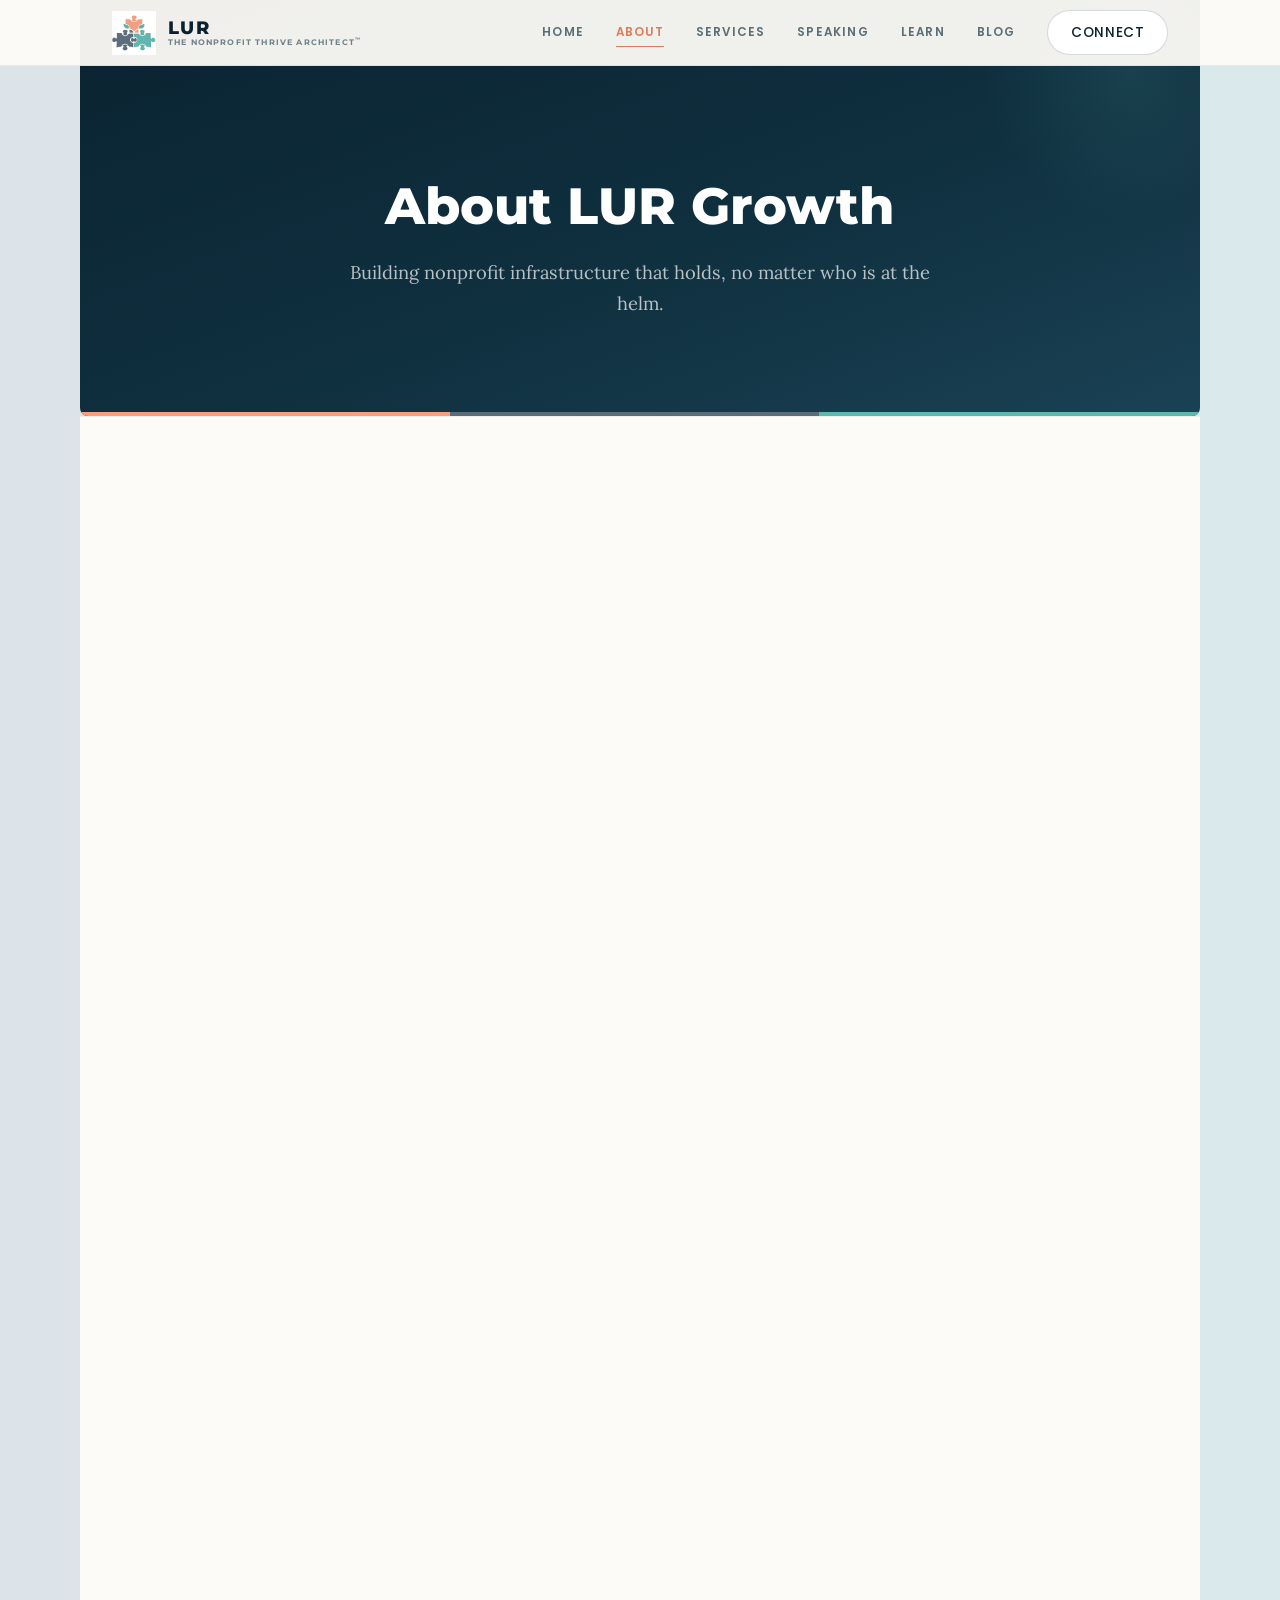
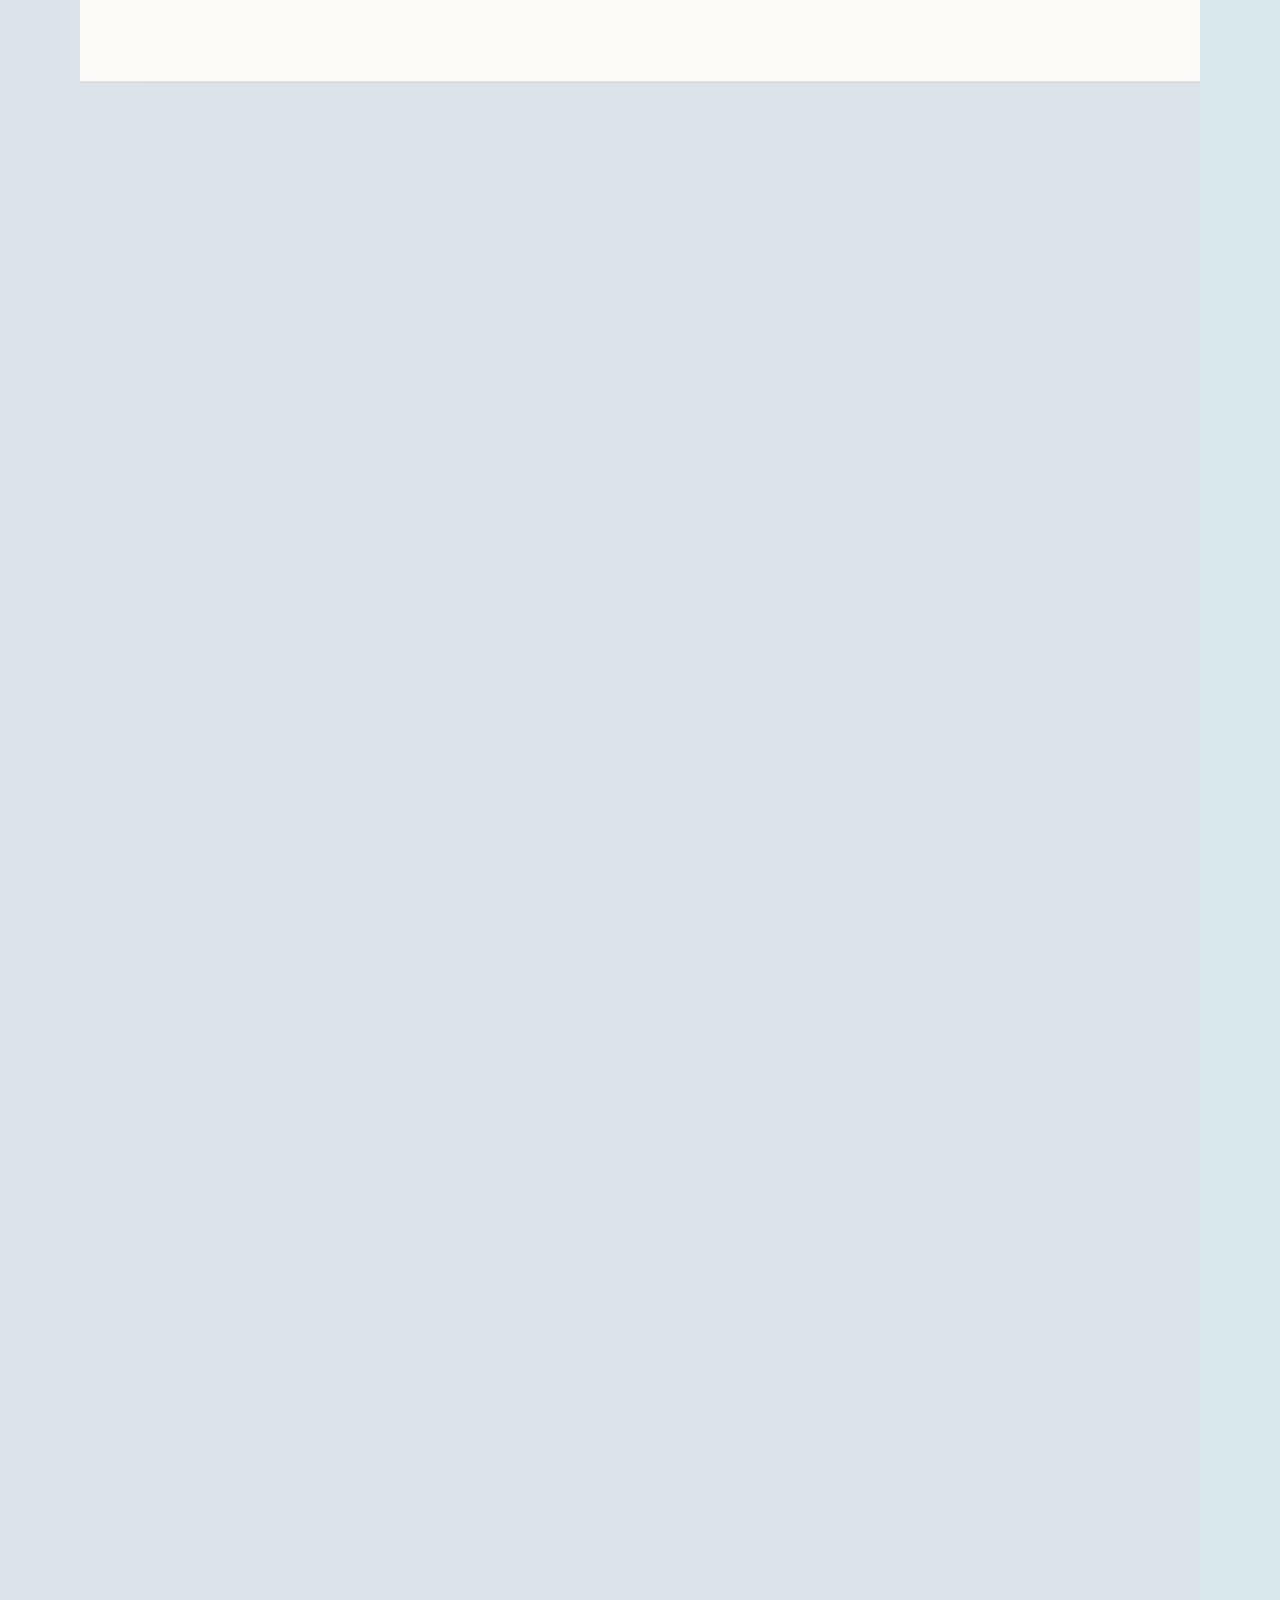
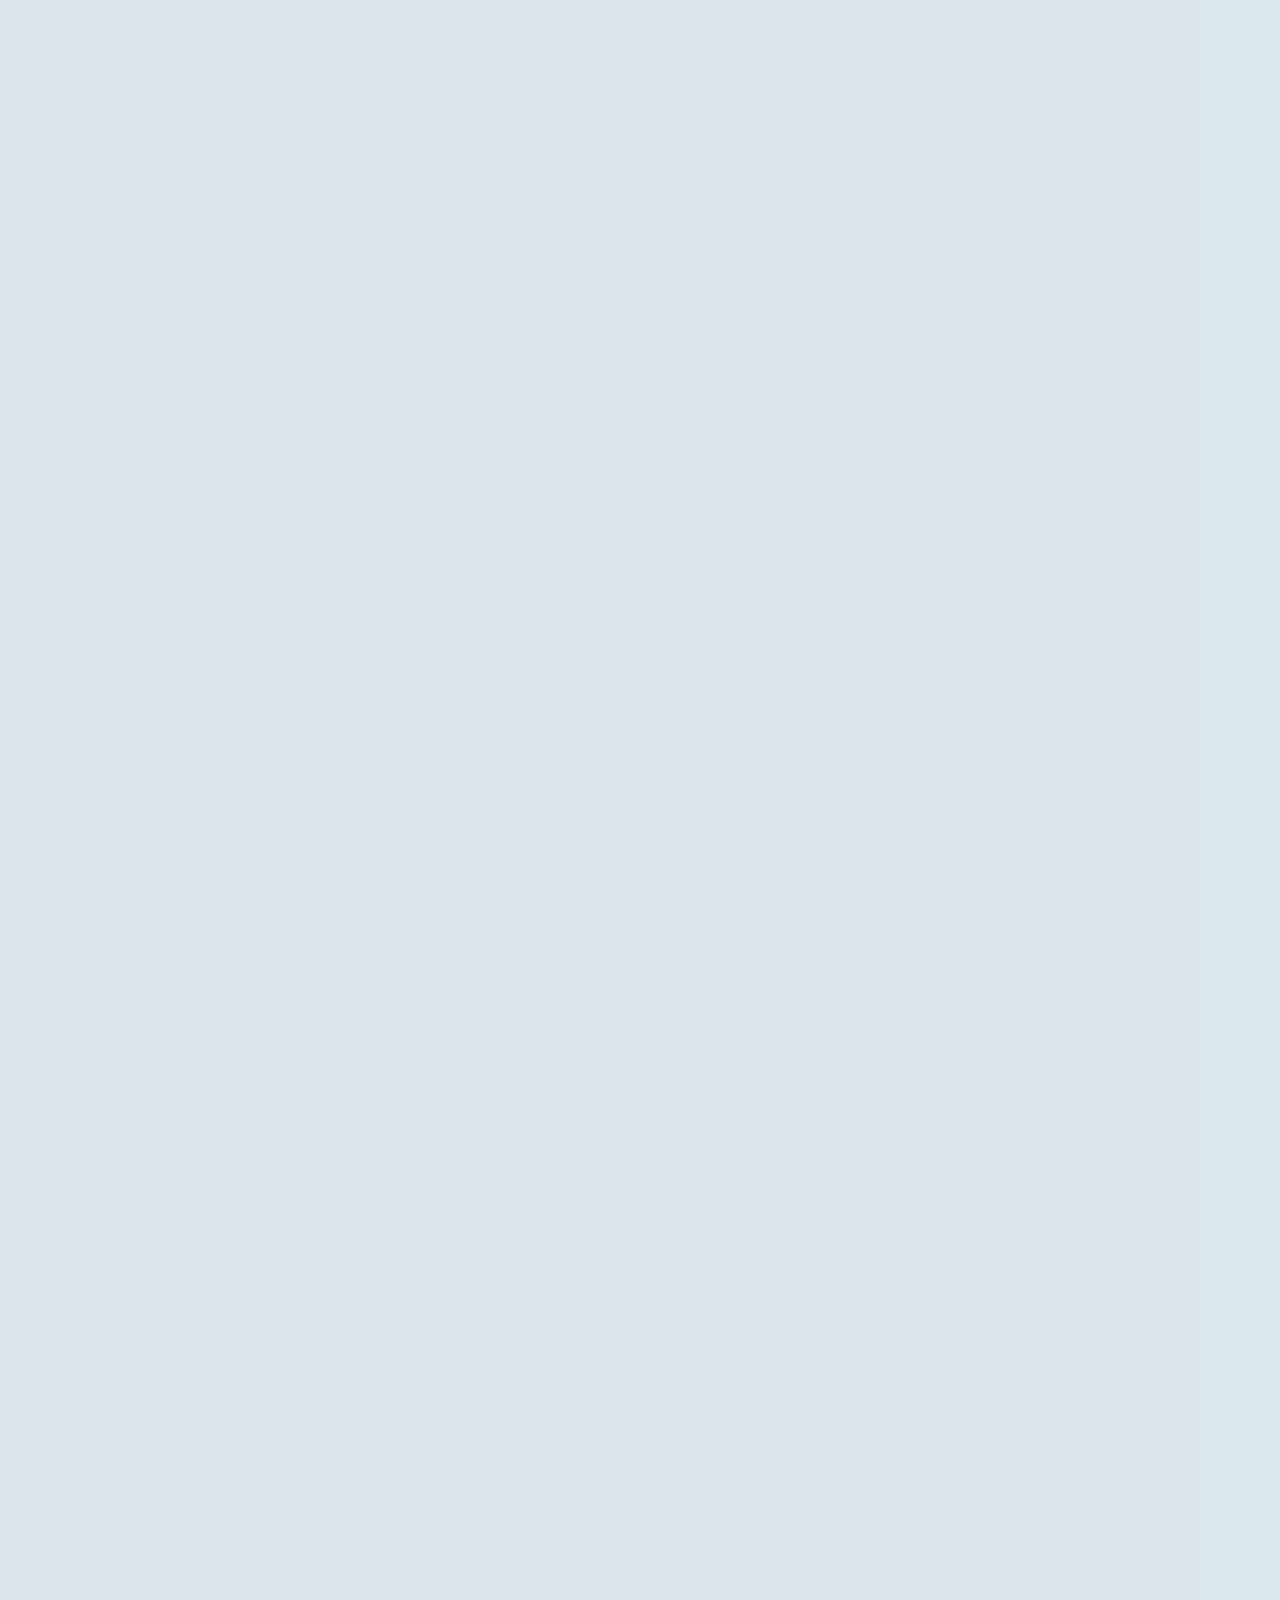
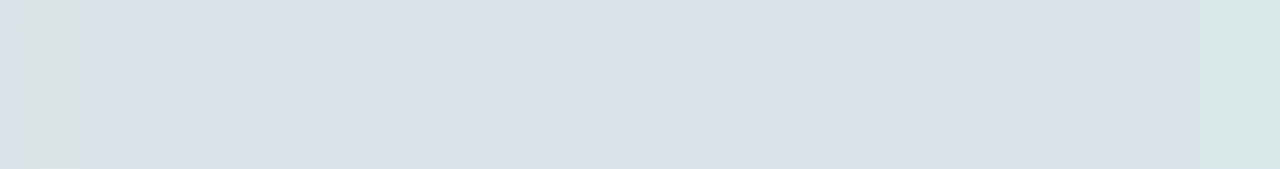
<file: about.html>
<!DOCTYPE html>
<html lang="en">
<head>
  <meta charset="UTF-8">
  <meta name="viewport" content="width=device-width, initial-scale=1.0">
  <title>About | LUR Growth | The Nonprofit Thrive Architect</title>
  <meta name="description" content="Meet Latoya Robinson, M.S. — 20+ years in the nonprofit sector, founder of LUR Growth, creator of the Impact Flow framework. Nonprofit capacity building consultant in Winston-Salem, NC.">
  <meta name="keywords" content="Latoya Robinson, nonprofit consultant Winston-Salem NC, nonprofit capacity building, nonprofit leadership advisory, regenerative nonprofit leadership, Impact Flow framework, nonprofit executive director consultant">
  <meta property="og:title" content="About LUR Growth | Latoya Robinson">
  <meta property="og:description" content="Meet Latoya Robinson, M.S. — 20+ years in the nonprofit sector, founder of LUR Growth, creator of the Impact Flow framework. Nonprofit capacity building consultant in Winston-Salem, NC.">
  <meta property="og:type" content="website">
  <meta property="og:url" content="https://www.lurgrowth.com/about">
  <meta name="twitter:card" content="summary_large_image">
  <meta name="twitter:title" content="About LUR Growth | Latoya Robinson">
  <meta name="twitter:description" content="Meet Latoya Robinson, M.S. — 20+ years in the nonprofit sector, founder of LUR Growth, creator of the Impact Flow framework. Nonprofit capacity building consultant in Winston-Salem, NC.">
  <link rel="canonical" href="https://www.lurgrowth.com/about">
  <link rel="icon" type="image/png" href="assets/favicon.png">
  <link rel="stylesheet" href="css/styles.css">

  <script type="application/ld+json">
  {
    "@context": "https://schema.org",
    "@type": "Person",
    "name": "Latoya Robinson",
    "jobTitle": "Founder and Principal Consultant",
    "worksFor": {
      "@type": "Organization",
      "name": "LUR Growth"
    },
    "address": {
      "@type": "PostalAddress",
      "addressLocality": "Winston-Salem",
      "addressRegion": "NC",
      "addressCountry": "US"
    },
    "description": "Nonprofit strategic advisor with 20 years in the sector and 15+ as Executive Director. Creator of the Impact Flow framework for agile nonprofit capacity building."
  }
  </script>
</head>
<body>
  <div class="grain" aria-hidden="true"></div>

  <!-- Navigation -->
  <nav class="nav scrolled" role="navigation" aria-label="Main navigation">
    <div class="nav__inner">
      <a href="index.html" class="nav__logo" aria-label="LUR's Strategic Growth Innovators Home">
        <img src="assets/lur-icon.png" alt="" class="nav__logo-icon">
        <span class="nav__logo-wordmark">
          <span class="nav__logo-lur">LUR</span>
          <span class="nav__logo-tagline">The Nonprofit Thrive Architect<sup>™</sup></span>
        </span>
      </a>
      <div class="nav__links" id="navLinks">
        <a href="index.html" class="nav__link">Home</a>
        <a href="about.html" class="nav__link active">About</a>
        <a href="services.html" class="nav__link">Services</a>
        <a href="speaking.html" class="nav__link">Speaking</a>
        <a href="courses.html" class="nav__link">Learn</a>
        <a href="blog.html" class="nav__link">Blog</a>
        <a href="contact.html" class="nav__cta">Connect</a>
      </div>
      <button class="nav__toggle" id="navToggle" aria-label="Toggle navigation menu" aria-expanded="false">
        <span></span>
        <span></span>
        <span></span>
      </button>
    </div>
  </nav>

  <!-- Page Header -->
  <header class="page-header">
    <h1 class="page-header__title">About LUR Growth</h1>
    <p class="page-header__subtitle">Building nonprofit infrastructure that holds, no matter who is at the helm.</p>
  </header>

  <!-- About Intro -->
  <section class="section section--cream">
    <div class="section__inner">
      <div class="about-intro reveal">
        <div class="about-intro__portrait">
          <figure class="about__portrait">
            <img src="assets/latoya-headshot.jpg" alt="Latoya Robinson, Founder of LUR's Strategic Growth Innovators">
          </figure>
          <div class="portrait-badge portrait-badge--top-right">
            <span class="portrait-badge__number">20+</span>
            <span class="portrait-badge__label">Years in Sector</span>
          </div>
        </div>
        <div class="about-intro__text">
          <p class="section__tag">The Nonprofit Thrive Architect</p>
          <h2 class="section__title">Latoya Robinson, M.S.</h2>
          <p class="about-intro__lead">Founder of LUR Growth and creator of the Impact Flow framework, a nonprofit capacity-building system built on agile principles adapted for mission-driven teams.</p>
          <p style="font-size: 0.85rem; color: var(--warm-gray); margin-top: var(--space-sm);">Winston-Salem, NC &middot; Voorhees College + Capella University &middot; CPD Accredited Provider</p>
        </div>
      </div>
    </div>
  </section>

  <!-- Bio -->
  <section class="section section--cream-dark">
    <div class="section__inner">
      <div class="about-bio reveal" style="max-width: 780px;">
        <div class="about__text">
          <p>With 20 years in the sector and 15+ as an Executive Director, Latoya has led teams through capital campaigns, program expansions, crisis pivots, and the quiet daily work of keeping infrastructure intact under pressure.</p>
          <p>That lived experience is why she turned to agile. When the pandemic forced nonprofits into rapid iteration in 2020, she watched leaders burn out chasing every pivot without infrastructure underneath them. She rebuilt her advisory practice around iterative, sprint-based capacity work: short cycles, clear feedback loops, and calm infrastructure that lets teams adapt without collapsing.</p>

          <h3>The Path Here</h3>
          <p>Latoya's path started in St. Croix, U.S. Virgin Islands. After high school, she relocated to Denmark, South Carolina on a track scholarship to Voorhees College, a small HBCU, where she earned her Bachelor's in Sociology. She later moved to Greensboro, NC, began her career as an in-home counselor in the mental health field, and earned her Master's in Counseling.</p>

          <h3>Built From Experience</h3>
          <p>She founded and led a nonprofit addressing trauma and abuse, growing it from 7 clients to over 200 families served across multiple counties. She then founded a Suboxone clinic that scaled from 50 clients to over 300, with a team of 20+. She has partnered with the Art Therapy Credentials Board (ATCB), which credentials over 1,000 art therapy professionals, and most recently grew a nonprofit from a $400,000 budget to $1.2 million in under three years.</p>
        </div>
      </div>
    </div>
  </section>

  <!-- Credentials & Technical Proficiency -->
  <section class="section section--cream">
    <div class="section__inner">
      <p class="section__tag reveal">Credentials & Technical Proficiency</p>
      <h2 class="section__title reveal">Trained in the Tools That Power Modern Infrastructure</h2>
      <p class="section__subtitle reveal">Latoya combines nonprofit leadership expertise with advanced AI and automation training, so the systems she builds aren't theoretical. They're informed by hands-on work with the platforms reshaping how organizations operate.</p>

      <div class="credentials-summary stagger">
        <div class="credential-highlight">
          <span class="credential-highlight__number">14+</span>
          <span class="credential-highlight__label">AI & Automation<br>Certifications</span>
        </div>
        <div class="credential-highlight">
          <span class="credential-highlight__number">CPD</span>
          <span class="credential-highlight__label">Accredited<br>Provider</span>
        </div>
        <div class="credential-highlight">
          <span class="credential-highlight__number">M.S.</span>
          <span class="credential-highlight__label">Counseling<br>Capella University</span>
        </div>
      </div>

      <div class="tech-skills stagger" style="margin-top: var(--space-lg);">
        <span class="tech-skill">AI Workflow Automation</span>
        <span class="tech-skill">Nonprofit CRM Systems</span>
        <span class="tech-skill">Impact Dashboards</span>
        <span class="tech-skill">Data Visualization</span>
        <span class="tech-skill">Capacity Infrastructure Design</span>
        <span class="tech-skill">N8N Workflows</span>
      </div>
    </div>
  </section>

  <!-- The LUR Framework -->
  <section class="section section--cream-dark">
    <div class="section__inner">
      <p class="section__tag reveal">The LUR Framework</p>
      <h2 class="section__title reveal">Three pillars that hold the mission up.</h2>
      <p class="section__subtitle reveal">LUR is an acronym and a method. Every engagement is built on three interlocking pillars, each one addressing a specific way nonprofits destabilize.</p>
      <div class="services-grid stagger">
        <div class="service-card pillar-card--l" style="border-top: 3px solid var(--coral);">
          <div class="pillar-pips">
            <span class="pillar-pip pillar-pip--active">01</span>
            <span class="pillar-pip">02</span>
            <span class="pillar-pip">03</span>
          </div>
          <p class="service-card__phase">Reduce executive load</p>
          <h3 class="service-card__title">Leadership<br>Protection</h3>
          <p class="service-card__description">Executive directors should not carry the whole organization in their heads. We offload strategy, decision pathways, and institutional memory into shared systems so leaders can lead, not lifeguard.</p>
        </div>
        <div class="service-card pillar-card--u" style="border-top: 3px solid var(--navy);">
          <div class="pillar-pips">
            <span class="pillar-pip">01</span>
            <span class="pillar-pip pillar-pip--active">02</span>
            <span class="pillar-pip">03</span>
          </div>
          <p class="service-card__phase">Embed strategy into infrastructure</p>
          <h3 class="service-card__title">Unified<br>Systems</h3>
          <p class="service-card__description">When strategy lives in one person, it leaves when they do. We build the operational architecture, workflows, and data systems that let the whole team execute the plan without depending on a single point of failure.</p>
        </div>
        <div class="service-card pillar-card--r" style="border-top: 3px solid var(--teal);">
          <div class="pillar-pips">
            <span class="pillar-pip">01</span>
            <span class="pillar-pip">02</span>
            <span class="pillar-pip pillar-pip--active">03</span>
          </div>
          <p class="service-card__phase">Mission sustained through transition</p>
          <h3 class="service-card__title">Regenerative<br>Continuity</h3>
          <p class="service-card__description">Leadership transitions, funding shifts, and policy changes should not destabilize the work. We design the governance, handoff protocols, and stewardship systems that let the mission keep moving when conditions change.</p>
        </div>
      </div>
    </div>
  </section>

  <!-- Proof Point -->
  <section class="section section--cream">
    <div class="section__inner">
      <p class="section__tag reveal">In Practice</p>
      <h2 class="section__title reveal">A Recent Engagement</h2>
      <div class="proof reveal">
        <p class="proof__text">For the Community Impact Fund of the Virgin Islands (CIFVI), we designed and deployed a customized donor management system for named fund stewardship. Their team now has automated reporting, real-time fund visibility, and significantly reduced manual administrative load. We remain their ongoing infrastructure partner.</p>
      </div>
    </div>
  </section>

  <!-- CTA -->
  <section class="section section--navy" style="text-align: center;">
    <div class="section__inner">
      <h2 class="section__title reveal" style="color: var(--white);">Ready to start building.</h2>
      <p class="section__subtitle reveal" style="margin-left: auto; margin-right: auto;">A conversation is the first step. No pressure, no pitch.</p>
      <a href="contact.html" class="btn btn--primary reveal">Worth a Conversation</a>
    </div>
  </section>

  <!-- Footer -->
  <footer class="footer" role="contentinfo">
    <div class="footer__inner">
      <div>
        <div class="footer__brand-lockup">
          <img src="assets/lur-icon.png" alt="" class="footer__brand-icon">
          <div>
            <p class="footer__brand">LUR</p>
            <p class="footer__brand-tagline">The Nonprofit Thrive Architect<sup>™</sup></p>
          </div>
        </div>
        <p class="footer__description">The Nonprofit Thrive Architect. We help nonprofits stop carrying strategy on people and start embedding it into systems.</p>
      </div>
      <div>
        <p class="footer__heading">Navigate</p>
        <a href="index.html" class="footer__link">Home</a>
        <a href="about.html" class="footer__link">About</a>
        <a href="services.html" class="footer__link">Services</a>
        <a href="speaking.html" class="footer__link">Speaking</a>
        <a href="courses.html" class="footer__link">Learn</a>
        <a href="blog.html" class="footer__link">Blog</a>
        <a href="contact.html" class="footer__link">Contact</a>
      </div>
      <div>
        <p class="footer__heading">Connect</p>
        <a href="contact.html" class="footer__link">Schedule a Conversation</a>
        <a href="speaking.html" class="footer__link">Speaking Inquiries</a>
        <p class="footer__link" style="margin-top: var(--space-sm);">Winston-Salem, NC</p>
        <div class="footer__social">
          <a href="https://www.linkedin.com/company/lurgrowth" target="_blank" rel="noopener" class="footer__social-link" aria-label="LinkedIn">
            <svg viewBox="0 0 24 24" fill="currentColor"><path d="M20.447 20.452h-3.554v-5.569c0-1.328-.027-3.037-1.852-3.037-1.853 0-2.136 1.445-2.136 2.939v5.667H9.351V9h3.414v1.561h.046c.477-.9 1.637-1.85 3.37-1.85 3.601 0 4.267 2.37 4.267 5.455v6.286zM5.337 7.433a2.062 2.062 0 01-2.063-2.065 2.064 2.064 0 112.063 2.065zm1.782 13.019H3.555V9h3.564v11.452zM22.225 0H1.771C.792 0 0 .774 0 1.729v20.542C0 23.227.792 24 1.771 24h20.451C23.2 24 24 23.227 24 22.271V1.729C24 .774 23.2 0 22.222 0h.003z"/></svg>
          </a>
          <a href="https://www.facebook.com/LURGrowth/" target="_blank" rel="noopener" class="footer__social-link" aria-label="Facebook">
            <svg viewBox="0 0 24 24" fill="currentColor"><path d="M24 12.073c0-6.627-5.373-12-12-12s-12 5.373-12 12c0 5.99 4.388 10.954 10.125 11.854v-8.385H7.078v-3.47h3.047V9.43c0-3.007 1.792-4.669 4.533-4.669 1.312 0 2.686.235 2.686.235v2.953H15.83c-1.491 0-1.956.925-1.956 1.874v2.25h3.328l-.532 3.47h-2.796v8.385C19.612 23.027 24 18.062 24 12.073z"/></svg>
          </a>
          <a href="https://www.instagram.com/lurgrowth/" target="_blank" rel="noopener" class="footer__social-link" aria-label="Instagram">
            <svg viewBox="0 0 24 24" fill="currentColor"><path d="M12 2.163c3.204 0 3.584.012 4.85.07 3.252.148 4.771 1.691 4.919 4.919.058 1.265.069 1.645.069 4.849 0 3.205-.012 3.584-.069 4.849-.149 3.225-1.664 4.771-4.919 4.919-1.266.058-1.644.07-4.85.07-3.204 0-3.584-.012-4.849-.07-3.26-.149-4.771-1.699-4.919-4.92-.058-1.265-.07-1.644-.07-4.849 0-3.204.013-3.583.07-4.849.149-3.227 1.664-4.771 4.919-4.919 1.266-.057 1.645-.069 4.849-.069zM12 0C8.741 0 8.333.014 7.053.072 2.695.272.273 2.69.073 7.052.014 8.333 0 8.741 0 12c0 3.259.014 3.668.072 4.948.2 4.358 2.618 6.78 6.98 6.98C8.333 23.986 8.741 24 12 24c3.259 0 3.668-.014 4.948-.072 4.354-.2 6.782-2.618 6.979-6.98.059-1.28.073-1.689.073-4.948 0-3.259-.014-3.667-.072-4.947-.196-4.354-2.617-6.78-6.979-6.98C15.668.014 15.259 0 12 0zm0 5.838a6.162 6.162 0 100 12.324 6.162 6.162 0 000-12.324zM12 16a4 4 0 110-8 4 4 0 010 8zm6.406-11.845a1.44 1.44 0 100 2.881 1.44 1.44 0 000-2.881z"/></svg>
          </a>
          <a href="https://x.com/ThriveArchLR" target="_blank" rel="noopener" class="footer__social-link" aria-label="X (Twitter)">
            <svg viewBox="0 0 24 24" fill="currentColor"><path d="M18.244 2.25h3.308l-7.227 8.26 8.502 11.24H16.17l-5.214-6.817L4.99 21.75H1.68l7.73-8.835L1.254 2.25H8.08l4.713 6.231zm-1.161 17.52h1.833L7.084 4.126H5.117z"/></svg>
          </a>
        </div>
      </div>
    </div>
    <div class="footer__bottom">
      <p>&copy; 2026 LUR's Strategic Growth Innovators. All rights reserved.</p>
      <p>The Nonprofit Thrive Architect</p>
    </div>
  </footer>

  <script src="js/main.js" defer></script>
</body>
</html>
</file>
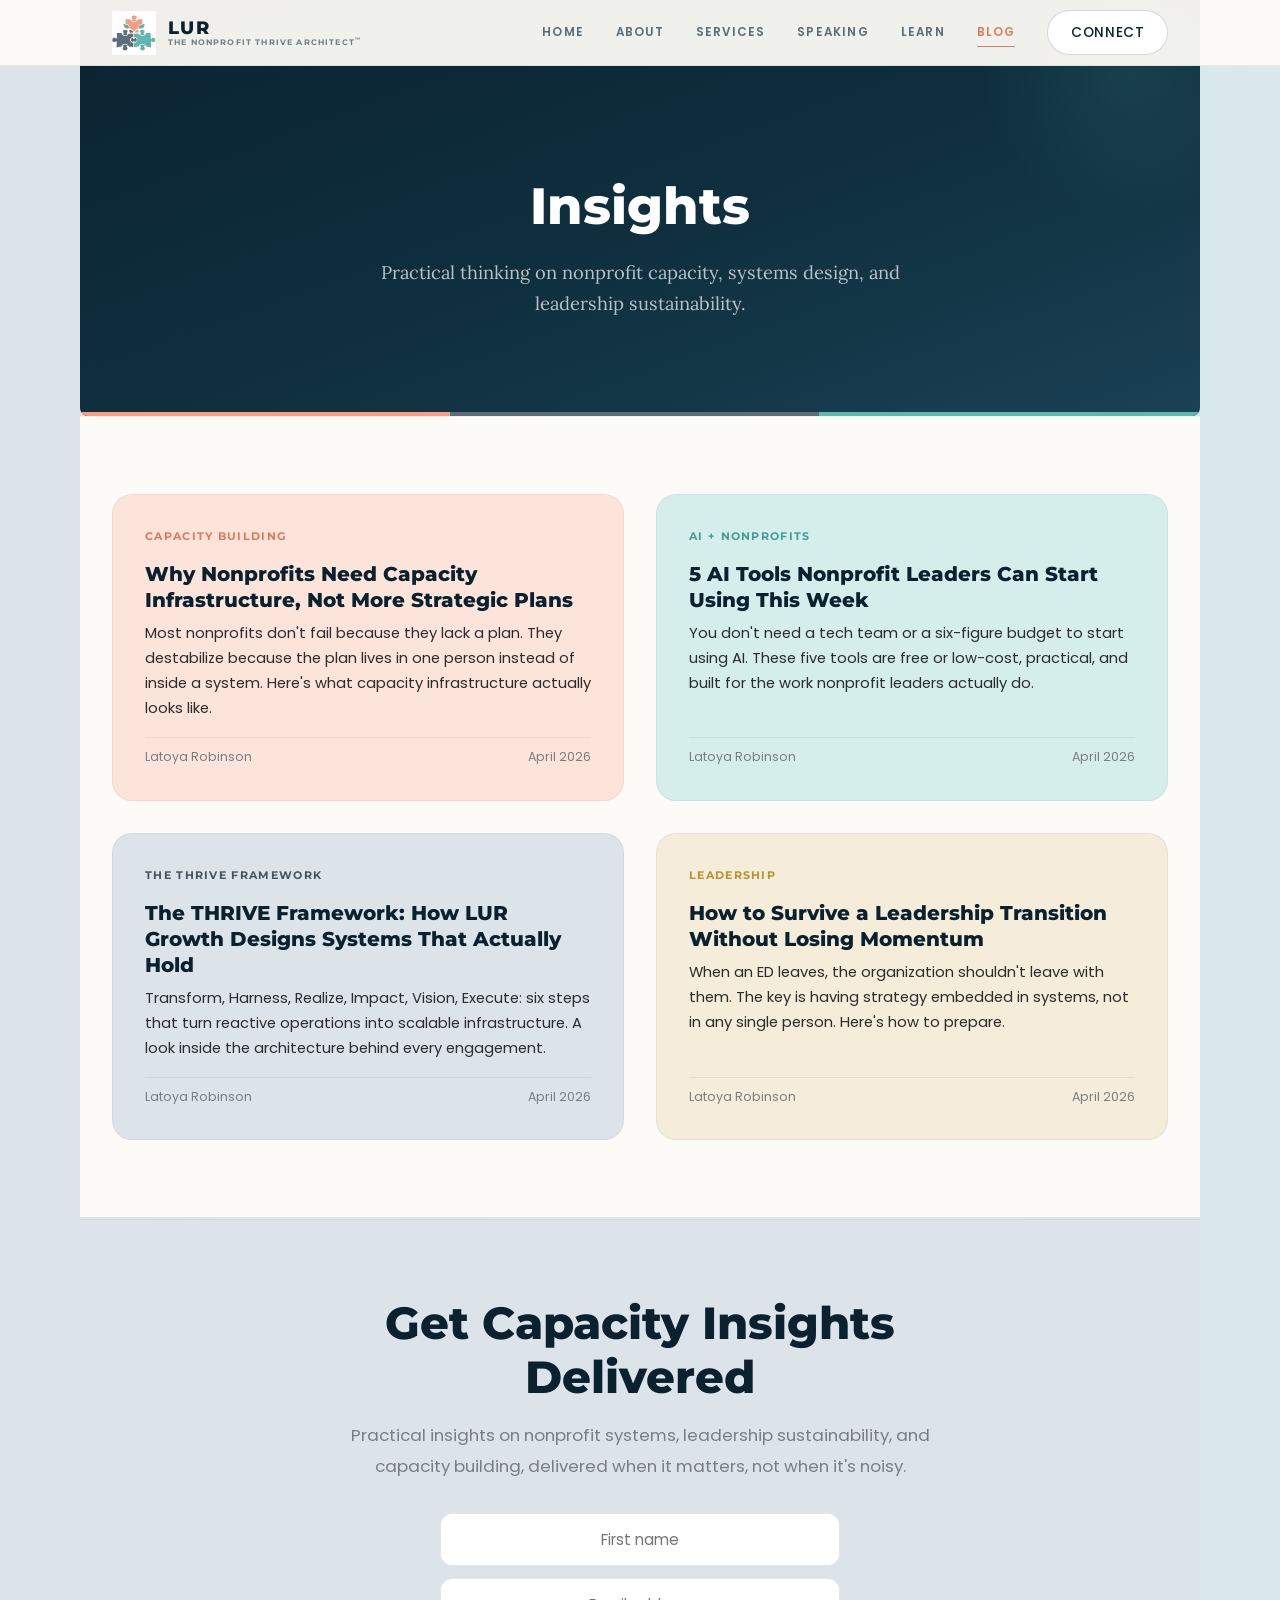
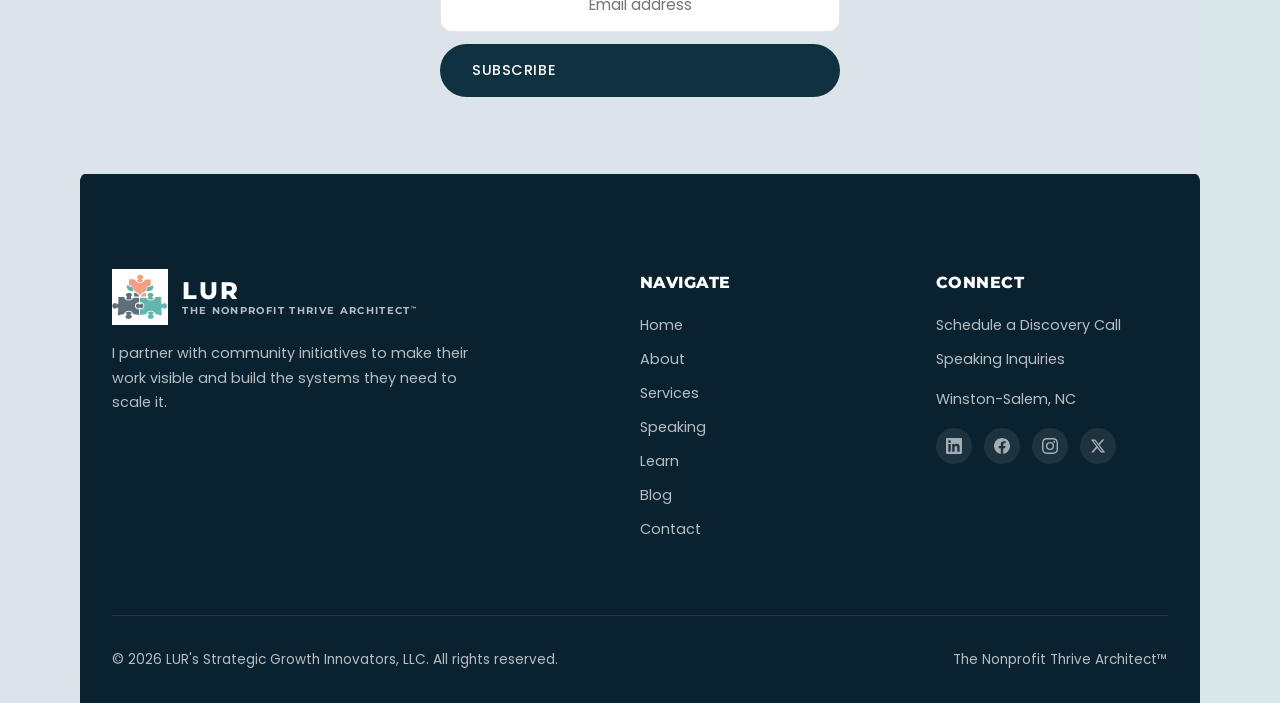
<file: blog.html>
<!DOCTYPE html>
<html lang="en">
<head>
  <meta charset="UTF-8">
  <meta name="viewport" content="width=device-width, initial-scale=1.0">
  <title>Blog | LUR Growth | Nonprofit Capacity Building Insights</title>
  <meta name="description" content="Insights on nonprofit capacity building, systems design, AI for nonprofits, and leadership sustainability from Latoya Robinson, The Nonprofit Thrive Architect.">
  <meta name="keywords" content="nonprofit blog, nonprofit capacity building tips, nonprofit systems design, AI for nonprofits, nonprofit leadership, nonprofit infrastructure">
  <meta property="og:title" content="Blog | LUR Growth">
  <meta property="og:description" content="Insights on nonprofit capacity building, systems design, and leadership sustainability.">
  <meta property="og:type" content="website">
  <meta property="og:url" content="https://www.lurgrowth.com/blog.html">
  <meta name="twitter:card" content="summary_large_image">
  <meta name="twitter:title" content="Blog | LUR Growth">
  <meta name="twitter:description" content="Insights on nonprofit capacity building, systems design, AI for nonprofits, and leadership sustainability.">
  <link rel="canonical" href="https://www.lurgrowth.com/blog.html">
  <link rel="icon" type="image/png" href="assets/favicon.png">
  <link rel="stylesheet" href="css/styles.css">
</head>
<body>

  <!-- Navigation -->
  <nav class="nav scrolled" role="navigation" aria-label="Main navigation">
    <div class="nav__inner">
      <a href="index.html" class="nav__logo" aria-label="LUR's Strategic Growth Innovators Home">
        <img src="assets/lur-icon.png" alt="" class="nav__logo-icon">
        <span class="nav__logo-wordmark">
          <span class="nav__logo-lur">LUR</span>
          <span class="nav__logo-tagline">The Nonprofit Thrive Architect<sup>™</sup></span>
        </span>
      </a>
      <div class="nav__links" id="navLinks">
        <a href="index.html" class="nav__link">Home</a>
        <a href="about.html" class="nav__link">About</a>
        <a href="services.html" class="nav__link">Services</a>
        <a href="speaking.html" class="nav__link">Speaking</a>
        <a href="courses.html" class="nav__link">Learn</a>
        <a href="blog.html" class="nav__link active">Blog</a>
        <a href="contact.html" class="nav__cta">Connect</a>
      </div>
      <button class="nav__toggle" id="navToggle" aria-label="Toggle navigation menu" aria-expanded="false">
        <span></span>
        <span></span>
        <span></span>
      </button>
    </div>
  </nav>

  <!-- Page Header -->
  <header class="page-header">
    <h1 class="page-header__title">Insights</h1>
    <p class="page-header__subtitle">Practical thinking on nonprofit capacity, systems design, and leadership sustainability.</p>
  </header>

  <!-- Blog Grid -->
  <section class="section section--cream">
    <div class="section__inner">
      <div class="blog-grid stagger">

        <a href="blog/why-nonprofits-need-capacity-infrastructure.html" class="blog-card blog-card--coral">
          <span class="blog-card__tag">Capacity Building</span>
          <h2 class="blog-card__title">Why Nonprofits Need Capacity Infrastructure, Not More Strategic Plans</h2>
          <p class="blog-card__excerpt">Most nonprofits don't fail because they lack a plan. They destabilize because the plan lives in one person instead of inside a system. Here's what capacity infrastructure actually looks like.</p>
          <div class="blog-card__meta">
            <span>Latoya Robinson</span>
            <span>April 2026</span>
          </div>
        </a>

        <a href="blog/ai-tools-for-nonprofit-leaders.html" class="blog-card blog-card--teal">
          <span class="blog-card__tag">AI + Nonprofits</span>
          <h2 class="blog-card__title">5 AI Tools Nonprofit Leaders Can Start Using This Week</h2>
          <p class="blog-card__excerpt">You don't need a tech team or a six-figure budget to start using AI. These five tools are free or low-cost, practical, and built for the work nonprofit leaders actually do.</p>
          <div class="blog-card__meta">
            <span>Latoya Robinson</span>
            <span>April 2026</span>
          </div>
        </a>

        <a href="blog/thrive-framework-explained.html" class="blog-card blog-card--slate">
          <span class="blog-card__tag">The THRIVE Framework</span>
          <h2 class="blog-card__title">The THRIVE Framework: How LUR Growth Designs Systems That Actually Hold</h2>
          <p class="blog-card__excerpt">Transform, Harness, Realize, Impact, Vision, Execute: six steps that turn reactive operations into scalable infrastructure. A look inside the architecture behind every engagement.</p>
          <div class="blog-card__meta">
            <span>Latoya Robinson</span>
            <span>April 2026</span>
          </div>
        </a>

        <a href="blog/surviving-leadership-transitions.html" class="blog-card blog-card--sand">
          <span class="blog-card__tag">Leadership</span>
          <h2 class="blog-card__title">How to Survive a Leadership Transition Without Losing Momentum</h2>
          <p class="blog-card__excerpt">When an ED leaves, the organization shouldn't leave with them. The key is having strategy embedded in systems, not in any single person. Here's how to prepare.</p>
          <div class="blog-card__meta">
            <span>Latoya Robinson</span>
            <span>April 2026</span>
          </div>
        </a>

      </div>
    </div>
  </section>

  <!-- Newsletter Signup -->
  <section class="section section--cream-dark" style="text-align: center;">
    <div class="section__inner" style="max-width: 600px; margin: 0 auto;">
      <h2 class="section__title reveal">Get Capacity Insights Delivered</h2>
      <p class="section__subtitle reveal" style="margin: 0 auto var(--space-md);">Practical insights on nonprofit systems, leadership sustainability, and capacity building, delivered when it matters, not when it's noisy.</p>
      <form class="blog-signup reveal" data-netlify="true" name="newsletter" method="POST">
        <input type="text" name="first_name" placeholder="First name" class="form__input" required>
        <input type="email" name="email" placeholder="Email address" class="form__input" required>
        <button type="submit" class="btn btn--dark" style="width: 100%;">Subscribe</button>
      </form>
    </div>
  </section>

  <!-- Footer -->
  <footer class="footer" role="contentinfo">
    <div class="footer__inner">
      <div>
        <div class="footer__brand-lockup">
          <img src="assets/lur-icon.png" alt="" class="footer__brand-icon">
          <div>
            <p class="footer__brand">LUR</p>
            <p class="footer__brand-tagline">The Nonprofit Thrive Architect<sup>™</sup></p>
          </div>
        </div>
        <p class="footer__description">I partner with community initiatives to make their work visible and build the systems they need to scale it.</p>
      </div>
      <div>
        <p class="footer__heading">Navigate</p>
        <a href="index.html" class="footer__link">Home</a>
        <a href="about.html" class="footer__link">About</a>
        <a href="services.html" class="footer__link">Services</a>
        <a href="speaking.html" class="footer__link">Speaking</a>
        <a href="courses.html" class="footer__link">Learn</a>
        <a href="blog.html" class="footer__link">Blog</a>
        <a href="contact.html" class="footer__link">Contact</a>
      </div>
      <div>
        <p class="footer__heading">Connect</p>
        <a href="https://calendly.com/lurobinson/30min" target="_blank" rel="noopener" class="footer__link">Schedule a Discovery Call</a>
        <a href="speaking.html" class="footer__link">Speaking Inquiries</a>
        <p class="footer__link" style="margin-top: var(--space-sm);">Winston-Salem, NC</p>
        <div class="footer__social">
          <a href="https://www.linkedin.com/company/lurgrowth" target="_blank" rel="noopener" class="footer__social-link" aria-label="LinkedIn">
            <svg viewBox="0 0 24 24" fill="currentColor"><path d="M20.447 20.452h-3.554v-5.569c0-1.328-.027-3.037-1.852-3.037-1.853 0-2.136 1.445-2.136 2.939v5.667H9.351V9h3.414v1.561h.046c.477-.9 1.637-1.85 3.37-1.85 3.601 0 4.267 2.37 4.267 5.455v6.286zM5.337 7.433a2.062 2.062 0 01-2.063-2.065 2.064 2.064 0 112.063 2.065zm1.782 13.019H3.555V9h3.564v11.452zM22.225 0H1.771C.792 0 0 .774 0 1.729v20.542C0 23.227.792 24 1.771 24h20.451C23.2 24 24 23.227 24 22.271V1.729C24 .774 23.2 0 22.222 0h.003z"/></svg>
          </a>
          <a href="https://www.facebook.com/LURGrowth/" target="_blank" rel="noopener" class="footer__social-link" aria-label="Facebook">
            <svg viewBox="0 0 24 24" fill="currentColor"><path d="M24 12.073c0-6.627-5.373-12-12-12s-12 5.373-12 12c0 5.99 4.388 10.954 10.125 11.854v-8.385H7.078v-3.47h3.047V9.43c0-3.007 1.792-4.669 4.533-4.669 1.312 0 2.686.235 2.686.235v2.953H15.83c-1.491 0-1.956.925-1.956 1.874v2.25h3.328l-.532 3.47h-2.796v8.385C19.612 23.027 24 18.062 24 12.073z"/></svg>
          </a>
          <a href="https://www.instagram.com/lurgrowth/" target="_blank" rel="noopener" class="footer__social-link" aria-label="Instagram">
            <svg viewBox="0 0 24 24" fill="currentColor"><path d="M12 2.163c3.204 0 3.584.012 4.85.07 3.252.148 4.771 1.691 4.919 4.919.058 1.265.069 1.645.069 4.849 0 3.205-.012 3.584-.069 4.849-.149 3.225-1.664 4.771-4.919 4.919-1.266.058-1.644.07-4.85.07-3.204 0-3.584-.012-4.849-.07-3.26-.149-4.771-1.699-4.919-4.92-.058-1.265-.07-1.644-.07-4.849 0-3.204.013-3.583.07-4.849.149-3.227 1.664-4.771 4.919-4.919 1.266-.057 1.645-.069 4.849-.069zM12 0C8.741 0 8.333.014 7.053.072 2.695.272.273 2.69.073 7.052.014 8.333 0 8.741 0 12c0 3.259.014 3.668.072 4.948.2 4.358 2.618 6.78 6.98 6.98C8.333 23.986 8.741 24 12 24c3.259 0 3.668-.014 4.948-.072 4.354-.2 6.782-2.618 6.979-6.98.059-1.28.073-1.689.073-4.948 0-3.259-.014-3.667-.072-4.947-.196-4.354-2.617-6.78-6.979-6.98C15.668.014 15.259 0 12 0zm0 5.838a6.162 6.162 0 100 12.324 6.162 6.162 0 000-12.324zM12 16a4 4 0 110-8 4 4 0 010 8zm6.406-11.845a1.44 1.44 0 100 2.881 1.44 1.44 0 000-2.881z"/></svg>
          </a>
          <a href="https://x.com/ThriveArchLR" target="_blank" rel="noopener" class="footer__social-link" aria-label="X (Twitter)">
            <svg viewBox="0 0 24 24" fill="currentColor"><path d="M18.244 2.25h3.308l-7.227 8.26 8.502 11.24H16.17l-5.214-6.817L4.99 21.75H1.68l7.73-8.835L1.254 2.25H8.08l4.713 6.231zm-1.161 17.52h1.833L7.084 4.126H5.117z"/></svg>
          </a>
        </div>
      </div>
    </div>
    <div class="footer__bottom">
      <p>&copy; 2026 LUR's Strategic Growth Innovators, LLC. All rights reserved.</p>
      <p>The Nonprofit Thrive Architect™</p>
    </div>
  </footer>

  <script src="js/main.js" defer></script>
</body>
</html>
</file>
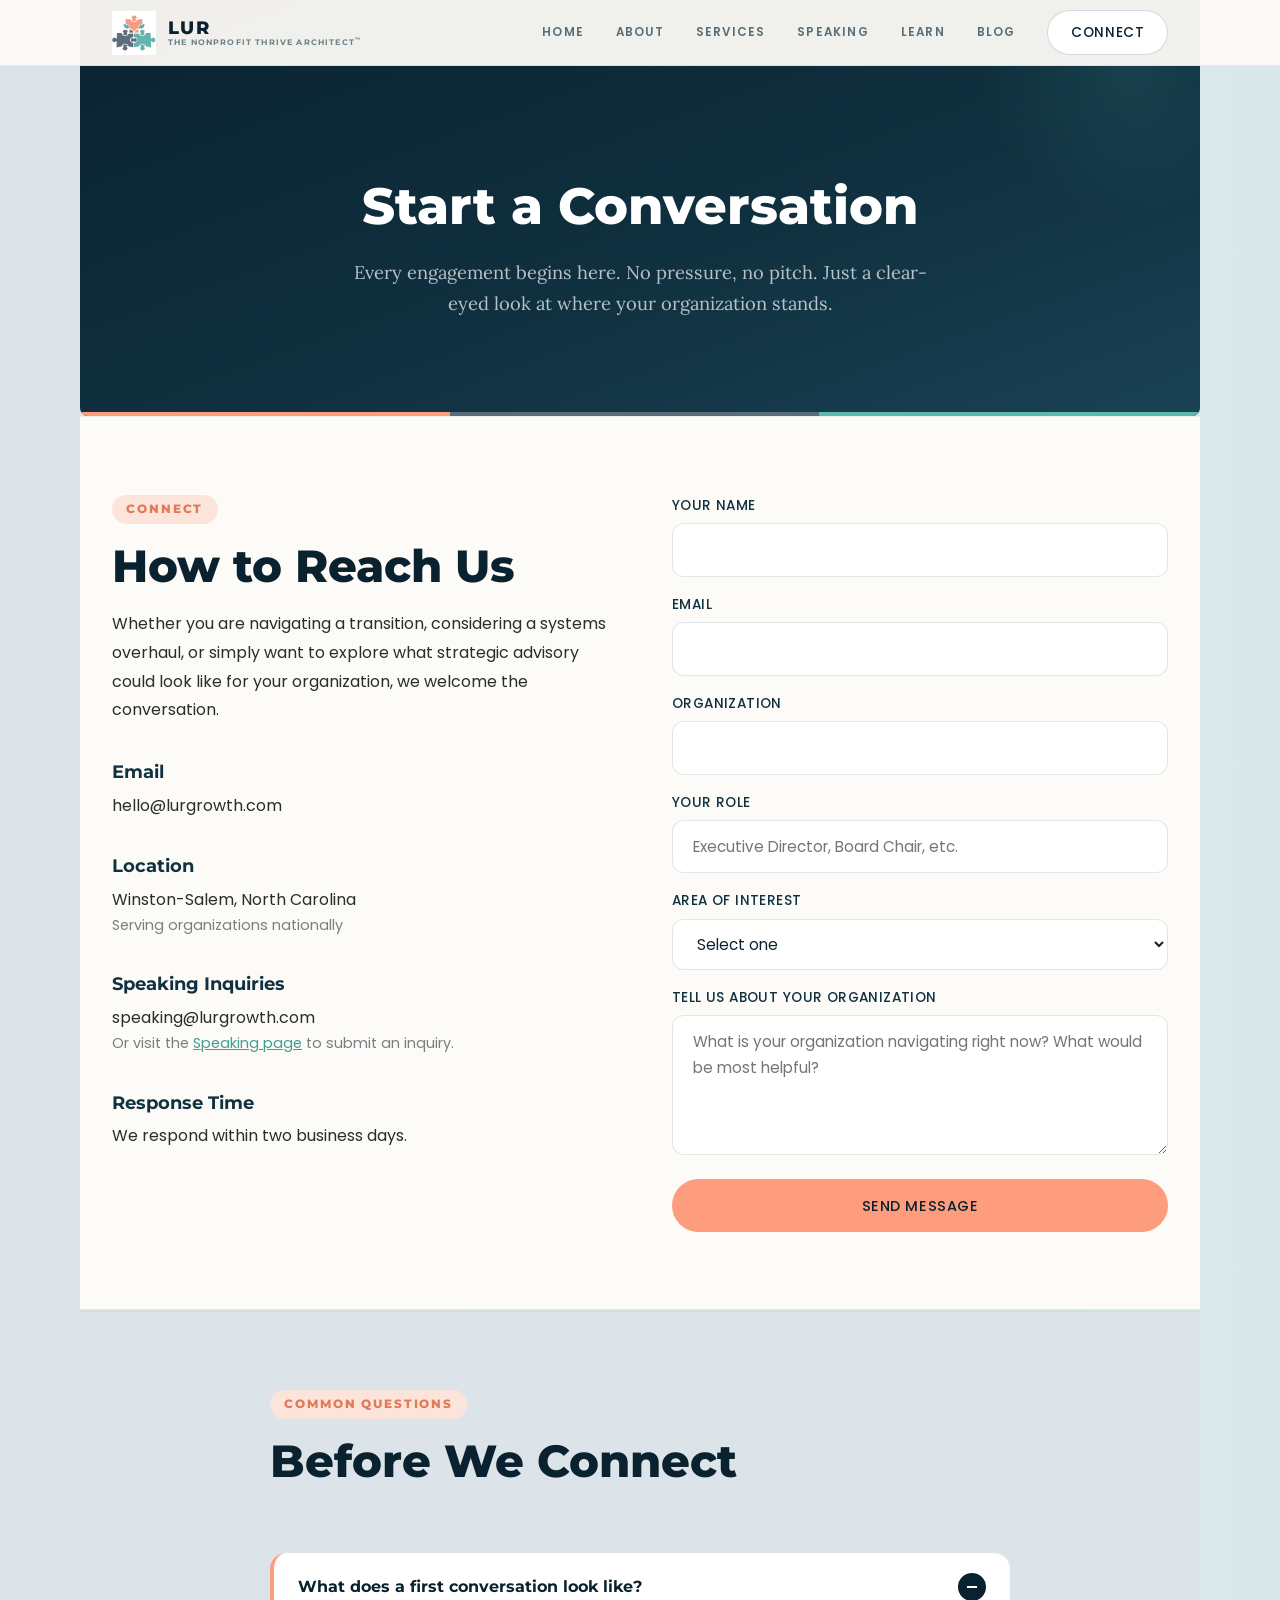
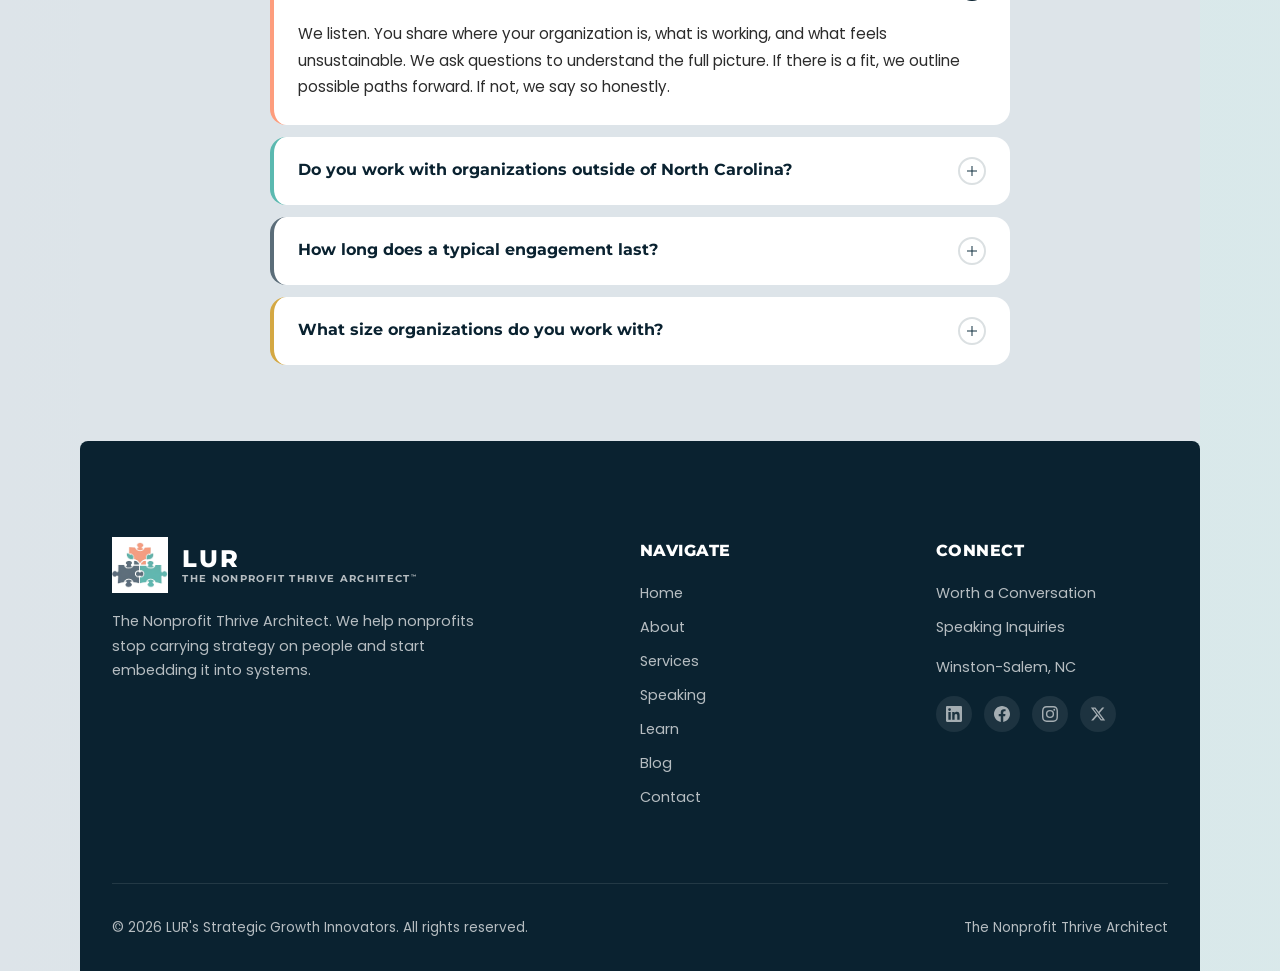
<file: contact.html>
<!DOCTYPE html>
<html lang="en">
<head>
  <meta charset="UTF-8">
  <meta name="viewport" content="width=device-width, initial-scale=1.0">
  <title>Contact | LUR Growth | Start a Conversation</title>
  <meta name="description" content="Connect with LUR Growth for nonprofit strategic advisory, speaking inquiries, or to schedule a discovery call. Winston-Salem, NC.">
  <meta name="keywords" content="contact nonprofit consultant, nonprofit advisory Winston-Salem NC, nonprofit capacity building consultant, hire nonprofit strategic advisor, nonprofit discovery call">
  <meta property="og:title" content="Contact LUR Growth | Start a Conversation">
  <meta property="og:description" content="Connect with LUR Growth for nonprofit strategic advisory, speaking inquiries, or to schedule a discovery call. Winston-Salem, NC.">
  <meta property="og:type" content="website">
  <meta property="og:url" content="https://www.lurgrowth.com/contact.html">
  <meta name="twitter:card" content="summary_large_image">
  <meta name="twitter:title" content="Contact LUR Growth | Start a Conversation">
  <meta name="twitter:description" content="Connect with LUR Growth for nonprofit strategic advisory, speaking inquiries, or to schedule a discovery call. Winston-Salem, NC.">
  <link rel="canonical" href="https://www.lurgrowth.com/contact.html">
  <link rel="icon" type="image/png" href="assets/favicon.png">
  <link rel="stylesheet" href="css/styles.css">

  <script type="application/ld+json">
  {
    "@context": "https://schema.org",
    "@type": "ContactPage",
    "mainEntity": {
      "@type": "LocalBusiness",
      "name": "LUR Growth",
      "address": {
        "@type": "PostalAddress",
        "addressLocality": "Winston-Salem",
        "addressRegion": "NC",
        "addressCountry": "US"
      },
      "founder": {
        "@type": "Person",
        "name": "Latoya Robinson"
      }
    }
  }
  </script>
  <script type="application/ld+json">
  {
    "@context": "https://schema.org",
    "@type": "FAQPage",
    "mainEntity": [
      {
        "@type": "Question",
        "name": "What does a first conversation with LUR Growth look like?",
        "acceptedAnswer": {
          "@type": "Answer",
          "text": "We listen. You share where your organization is, what is working, and what feels unsustainable. We ask questions to understand the full picture. If there is a fit, we outline possible paths forward. If not, we say so honestly."
        }
      },
      {
        "@type": "Question",
        "name": "Do you work with organizations outside of North Carolina?",
        "acceptedAnswer": {
          "@type": "Answer",
          "text": "Yes. While LUR Growth is based in Winston-Salem, we work with nonprofits nationally. Most engagements combine virtual sessions with on-site work as needed."
        }
      },
      {
        "@type": "Question",
        "name": "How long does a typical engagement last?",
        "acceptedAnswer": {
          "@type": "Answer",
          "text": "Most structured engagements run 90 days. The Executive Advisory Retainer is ongoing. We scope every engagement to fit the organization's actual needs, not a predetermined template."
        }
      },
      {
        "@type": "Question",
        "name": "What size organizations do you work with?",
        "acceptedAnswer": {
          "@type": "Answer",
          "text": "Organizations of varying size, from small community-based nonprofits to larger intermediaries and foundation-supported initiatives. The common thread is a commitment to building infrastructure that lasts."
        }
      }
    ]
  }
  </script>
</head>
<body>
  <div class="grain" aria-hidden="true"></div>

  <!-- Navigation -->
  <nav class="nav scrolled" role="navigation" aria-label="Main navigation">
    <div class="nav__inner">
      <a href="index.html" class="nav__logo" aria-label="LUR's Strategic Growth Innovators Home">
        <img src="assets/lur-icon.png" alt="" class="nav__logo-icon">
        <span class="nav__logo-wordmark">
          <span class="nav__logo-lur">LUR</span>
          <span class="nav__logo-tagline">The Nonprofit Thrive Architect<sup>™</sup></span>
        </span>
      </a>
      <div class="nav__links" id="navLinks">
        <a href="index.html" class="nav__link">Home</a>
        <a href="about.html" class="nav__link">About</a>
        <a href="services.html" class="nav__link">Services</a>
        <a href="speaking.html" class="nav__link">Speaking</a>
        <a href="courses.html" class="nav__link">Learn</a>
        <a href="blog.html" class="nav__link">Blog</a>
        <a href="contact.html" class="nav__cta active">Connect</a>
      </div>
      <button class="nav__toggle" id="navToggle" aria-label="Toggle navigation menu" aria-expanded="false">
        <span></span>
        <span></span>
        <span></span>
      </button>
    </div>
  </nav>

  <!-- Page Header -->
  <header class="page-header">
    <h1 class="page-header__title">Start a Conversation</h1>
    <p class="page-header__subtitle">Every engagement begins here. No pressure, no pitch. Just a clear-eyed look at where your organization stands.</p>
  </header>

  <!-- Contact Form -->
  <section class="section section--cream">
    <div class="section__inner">
      <div class="contact-grid">
        <div class="reveal-left">
          <p class="section__tag">Connect</p>
          <h2 class="section__title">How to Reach Us</h2>
          <p style="font-size: 1rem; line-height: 1.8; color: var(--charcoal); margin-bottom: var(--space-md);">Whether you are navigating a transition, considering a systems overhaul, or simply want to explore what strategic advisory could look like for your organization, we welcome the conversation.</p>

          <div style="margin-bottom: var(--space-md);">
            <h3 style="font-family: var(--font-heading); font-size: 1.1rem; color: var(--navy); margin-bottom: 0.3rem;">Email</h3>
            <p style="color: var(--charcoal);">hello@lurgrowth.com</p>
          </div>

          <div style="margin-bottom: var(--space-md);">
            <h3 style="font-family: var(--font-heading); font-size: 1.1rem; color: var(--navy); margin-bottom: 0.3rem;">Location</h3>
            <p style="color: var(--charcoal);">Winston-Salem, North Carolina</p>
            <p style="color: var(--warm-gray); font-size: 0.9rem;">Serving organizations nationally</p>
          </div>

          <div style="margin-bottom: var(--space-md);">
            <h3 style="font-family: var(--font-heading); font-size: 1.1rem; color: var(--navy); margin-bottom: 0.3rem;">Speaking Inquiries</h3>
            <p style="color: var(--charcoal);">speaking@lurgrowth.com</p>
            <p style="color: var(--warm-gray); font-size: 0.9rem;">Or visit the <a href="speaking.html#speaking-inquiry" style="color: var(--teal-dark); text-decoration: underline;">Speaking page</a> to submit an inquiry.</p>
          </div>

          <div>
            <h3 style="font-family: var(--font-heading); font-size: 1.1rem; color: var(--navy); margin-bottom: 0.3rem;">Response Time</h3>
            <p style="color: var(--charcoal);">We respond within two business days.</p>
          </div>
        </div>

        <div class="reveal-right">
          <form name="contact" method="POST" data-netlify="true">
            <input type="hidden" name="form-name" value="contact">
            <div class="form__group">
              <label for="name" class="form__label">Your Name</label>
              <input type="text" id="name" name="name" class="form__input" required>
            </div>
            <div class="form__group">
              <label for="email" class="form__label">Email</label>
              <input type="email" id="email" name="email" class="form__input" required>
            </div>
            <div class="form__group">
              <label for="organization" class="form__label">Organization</label>
              <input type="text" id="organization" name="organization" class="form__input">
            </div>
            <div class="form__group">
              <label for="role" class="form__label">Your Role</label>
              <input type="text" id="role" name="role" class="form__input" placeholder="Executive Director, Board Chair, etc.">
            </div>
            <div class="form__group">
              <label for="interest" class="form__label">Area of Interest</label>
              <select id="interest" name="interest" class="form__select">
                <option value="">Select one</option>
                <option value="strategic-impact-execution">Strategic Impact Execution</option>
                <option value="transitional-bridge">Transitional Bridge Engagement</option>
                <option value="crisis-reset">Crisis Reset</option>
                <option value="executive-advisory">Executive Advisory Retainer</option>
                <option value="capacity-advisory">Capacity Advisory</option>
                <option value="speaking">Speaking Engagement</option>
                <option value="not-sure">Not sure yet</option>
              </select>
            </div>
            <div class="form__group">
              <label for="message" class="form__label">Tell Us About Your Organization</label>
              <textarea id="message" name="message" class="form__textarea" placeholder="What is your organization navigating right now? What would be most helpful?"></textarea>
            </div>
            <button type="submit" class="btn btn--primary" style="width: 100%; justify-content: center;">Send Message</button>
          </form>
        </div>
      </div>
    </div>
  </section>

  <!-- FAQ Accordion -->
  <section class="section section--cream-dark">
    <div class="section__inner" style="max-width: 740px;">
      <p class="section__tag reveal">Common Questions</p>
      <h2 class="section__title reveal">Before We Connect</h2>

      <div class="faq-accordion stagger" id="faqAccordion">
        <div class="faq-item faq-item--coral active" onclick="toggleFaq(this)">
          <div class="faq-item__header" role="button" tabindex="0" aria-expanded="true">
            <h3 class="faq-item__question">What does a first conversation look like?</h3>
            <span class="faq-item__icon" aria-hidden="true"></span>
          </div>
          <div class="faq-item__answer">
            <p>We listen. You share where your organization is, what is working, and what feels unsustainable. We ask questions to understand the full picture. If there is a fit, we outline possible paths forward. If not, we say so honestly.</p>
          </div>
        </div>
        <div class="faq-item faq-item--teal" onclick="toggleFaq(this)">
          <div class="faq-item__header" role="button" tabindex="0" aria-expanded="false">
            <h3 class="faq-item__question">Do you work with organizations outside of North Carolina?</h3>
            <span class="faq-item__icon" aria-hidden="true"></span>
          </div>
          <div class="faq-item__answer">
            <p>Yes. While LUR Growth is based in Winston-Salem, we work with nonprofits nationally. Most engagements combine virtual sessions with on-site work as needed.</p>
          </div>
        </div>
        <div class="faq-item faq-item--slate" onclick="toggleFaq(this)">
          <div class="faq-item__header" role="button" tabindex="0" aria-expanded="false">
            <h3 class="faq-item__question">How long does a typical engagement last?</h3>
            <span class="faq-item__icon" aria-hidden="true"></span>
          </div>
          <div class="faq-item__answer">
            <p>Most structured engagements run 90 days. The Executive Advisory Retainer is ongoing. We scope every engagement to fit the organization's actual needs, not a predetermined template.</p>
          </div>
        </div>
        <div class="faq-item faq-item--sand" onclick="toggleFaq(this)">
          <div class="faq-item__header" role="button" tabindex="0" aria-expanded="false">
            <h3 class="faq-item__question">What size organizations do you work with?</h3>
            <span class="faq-item__icon" aria-hidden="true"></span>
          </div>
          <div class="faq-item__answer">
            <p>Organizations of varying size, from small community-based nonprofits to larger intermediaries and foundation-supported initiatives. The common thread is a commitment to building infrastructure that lasts.</p>
          </div>
        </div>
      </div>
    </div>
  </section>

  <!-- FAQ toggle script -->
  <script>
    function toggleFaq(item) {
      var wasActive = item.classList.contains('active');
      var all = document.querySelectorAll('#faqAccordion .faq-item');
      for (var i = 0; i < all.length; i++) {
        all[i].classList.remove('active');
        var hdr = all[i].querySelector('.faq-item__header');
        if (hdr) hdr.setAttribute('aria-expanded', 'false');
      }
      if (!wasActive) {
        item.classList.add('active');
        var header = item.querySelector('.faq-item__header');
        if (header) header.setAttribute('aria-expanded', 'true');
      }
    }
  </script>

  <!-- Footer -->
  <footer class="footer" role="contentinfo">
    <div class="footer__inner">
      <div>
        <div class="footer__brand-lockup">
          <img src="assets/lur-icon.png" alt="" class="footer__brand-icon">
          <div>
            <p class="footer__brand">LUR</p>
            <p class="footer__brand-tagline">The Nonprofit Thrive Architect<sup>™</sup></p>
          </div>
        </div>
        <p class="footer__description">The Nonprofit Thrive Architect. We help nonprofits stop carrying strategy on people and start embedding it into systems.</p>
      </div>
      <div>
        <p class="footer__heading">Navigate</p>
        <a href="index.html" class="footer__link">Home</a>
        <a href="about.html" class="footer__link">About</a>
        <a href="services.html" class="footer__link">Services</a>
        <a href="speaking.html" class="footer__link">Speaking</a>
        <a href="courses.html" class="footer__link">Learn</a>
        <a href="blog.html" class="footer__link">Blog</a>
        <a href="contact.html" class="footer__link">Contact</a>
      </div>
      <div>
        <p class="footer__heading">Connect</p>
        <a href="contact.html" class="footer__link">Worth a Conversation</a>
        <a href="speaking.html" class="footer__link">Speaking Inquiries</a>
        <p class="footer__link" style="margin-top: var(--space-sm);">Winston-Salem, NC</p>
        <div class="footer__social">
          <a href="https://www.linkedin.com/company/lurgrowth" target="_blank" rel="noopener" class="footer__social-link" aria-label="LinkedIn">
            <svg viewBox="0 0 24 24" fill="currentColor"><path d="M20.447 20.452h-3.554v-5.569c0-1.328-.027-3.037-1.852-3.037-1.853 0-2.136 1.445-2.136 2.939v5.667H9.351V9h3.414v1.561h.046c.477-.9 1.637-1.85 3.37-1.85 3.601 0 4.267 2.37 4.267 5.455v6.286zM5.337 7.433a2.062 2.062 0 01-2.063-2.065 2.064 2.064 0 112.063 2.065zm1.782 13.019H3.555V9h3.564v11.452zM22.225 0H1.771C.792 0 0 .774 0 1.729v20.542C0 23.227.792 24 1.771 24h20.451C23.2 24 24 23.227 24 22.271V1.729C24 .774 23.2 0 22.222 0h.003z"/></svg>
          </a>
          <a href="https://www.facebook.com/LURGrowth/" target="_blank" rel="noopener" class="footer__social-link" aria-label="Facebook">
            <svg viewBox="0 0 24 24" fill="currentColor"><path d="M24 12.073c0-6.627-5.373-12-12-12s-12 5.373-12 12c0 5.99 4.388 10.954 10.125 11.854v-8.385H7.078v-3.47h3.047V9.43c0-3.007 1.792-4.669 4.533-4.669 1.312 0 2.686.235 2.686.235v2.953H15.83c-1.491 0-1.956.925-1.956 1.874v2.25h3.328l-.532 3.47h-2.796v8.385C19.612 23.027 24 18.062 24 12.073z"/></svg>
          </a>
          <a href="https://www.instagram.com/lurgrowth/" target="_blank" rel="noopener" class="footer__social-link" aria-label="Instagram">
            <svg viewBox="0 0 24 24" fill="currentColor"><path d="M12 2.163c3.204 0 3.584.012 4.85.07 3.252.148 4.771 1.691 4.919 4.919.058 1.265.069 1.645.069 4.849 0 3.205-.012 3.584-.069 4.849-.149 3.225-1.664 4.771-4.919 4.919-1.266.058-1.644.07-4.85.07-3.204 0-3.584-.012-4.849-.07-3.26-.149-4.771-1.699-4.919-4.92-.058-1.265-.07-1.644-.07-4.849 0-3.204.013-3.583.07-4.849.149-3.227 1.664-4.771 4.919-4.919 1.266-.057 1.645-.069 4.849-.069zM12 0C8.741 0 8.333.014 7.053.072 2.695.272.273 2.69.073 7.052.014 8.333 0 8.741 0 12c0 3.259.014 3.668.072 4.948.2 4.358 2.618 6.78 6.98 6.98C8.333 23.986 8.741 24 12 24c3.259 0 3.668-.014 4.948-.072 4.354-.2 6.782-2.618 6.979-6.98.059-1.28.073-1.689.073-4.948 0-3.259-.014-3.667-.072-4.947-.196-4.354-2.617-6.78-6.979-6.98C15.668.014 15.259 0 12 0zm0 5.838a6.162 6.162 0 100 12.324 6.162 6.162 0 000-12.324zM12 16a4 4 0 110-8 4 4 0 010 8zm6.406-11.845a1.44 1.44 0 100 2.881 1.44 1.44 0 000-2.881z"/></svg>
          </a>
          <a href="https://x.com/ThriveArchLR" target="_blank" rel="noopener" class="footer__social-link" aria-label="X (Twitter)">
            <svg viewBox="0 0 24 24" fill="currentColor"><path d="M18.244 2.25h3.308l-7.227 8.26 8.502 11.24H16.17l-5.214-6.817L4.99 21.75H1.68l7.73-8.835L1.254 2.25H8.08l4.713 6.231zm-1.161 17.52h1.833L7.084 4.126H5.117z"/></svg>
          </a>
        </div>
      </div>
    </div>
    <div class="footer__bottom">
      <p>&copy; 2026 LUR's Strategic Growth Innovators. All rights reserved.</p>
      <p>The Nonprofit Thrive Architect</p>
    </div>
  </footer>

  <script src="js/main.js" defer></script>
</body>
</html>
</file>
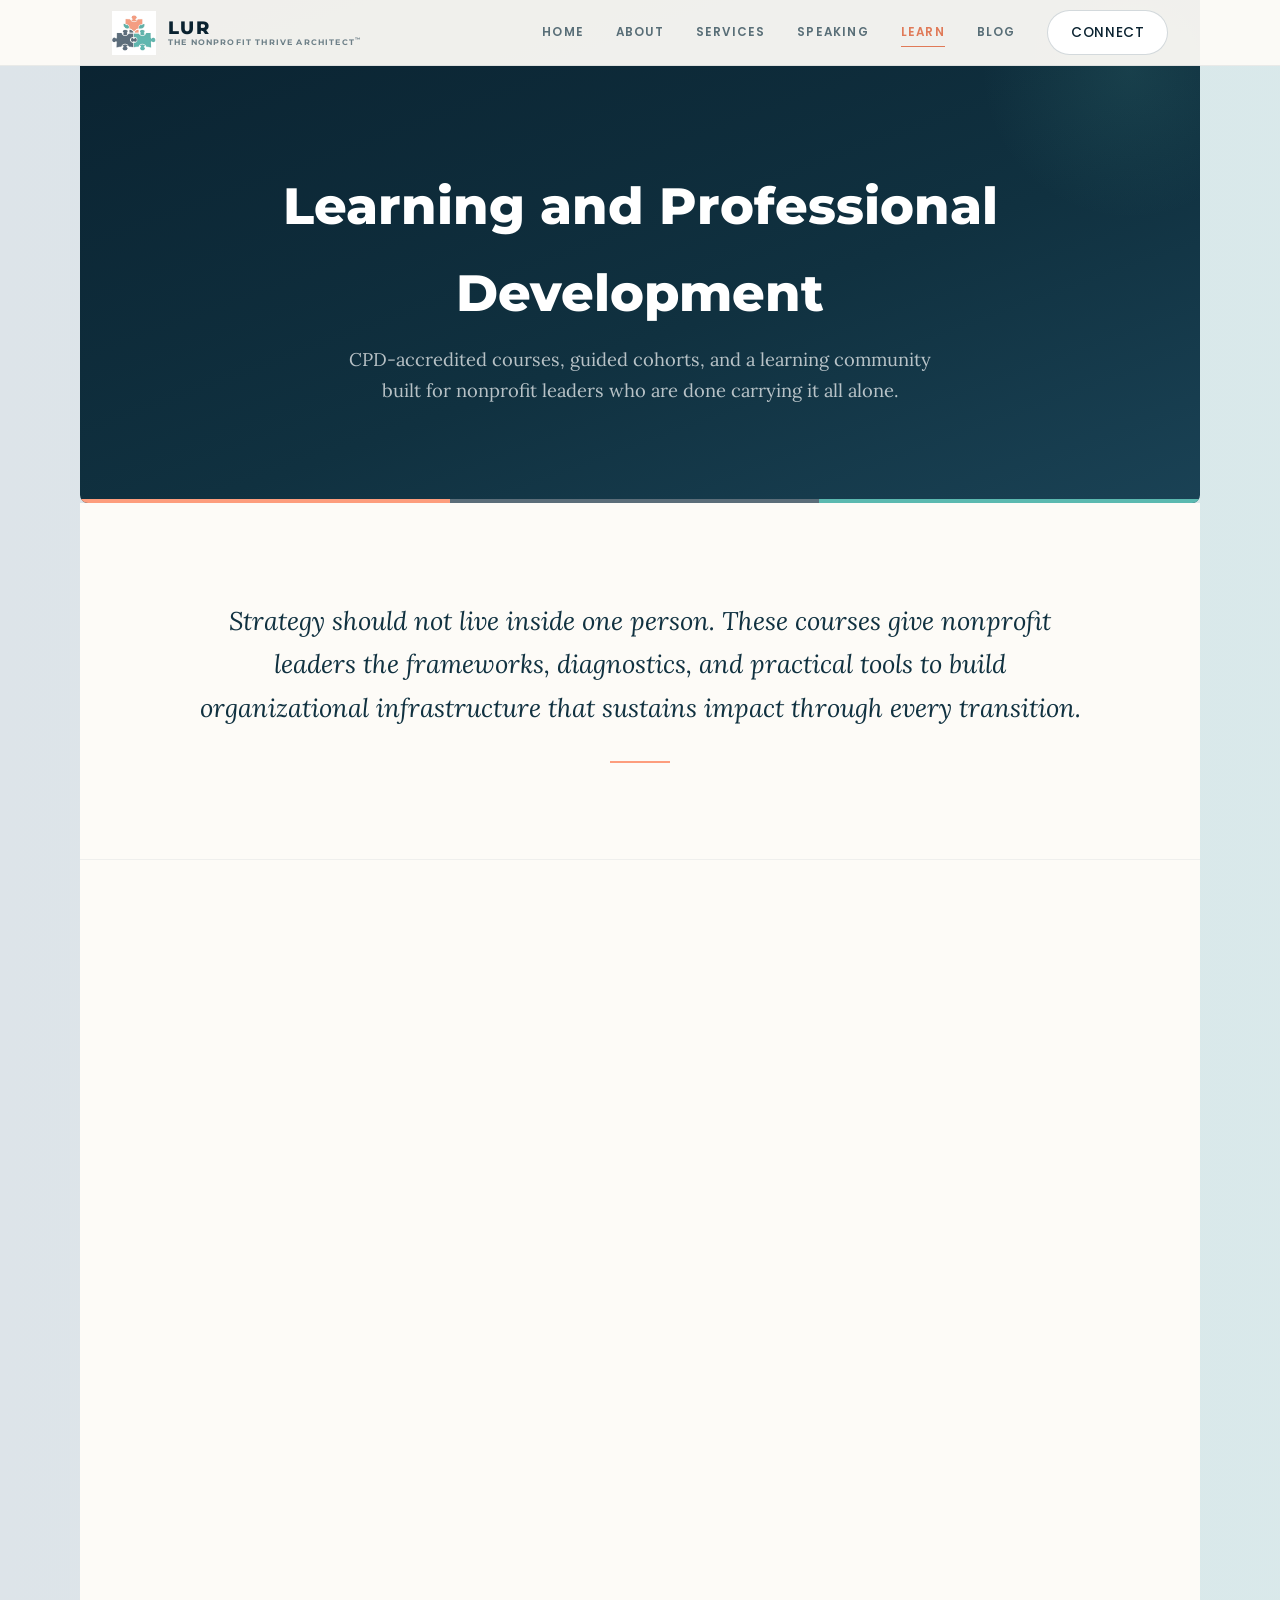
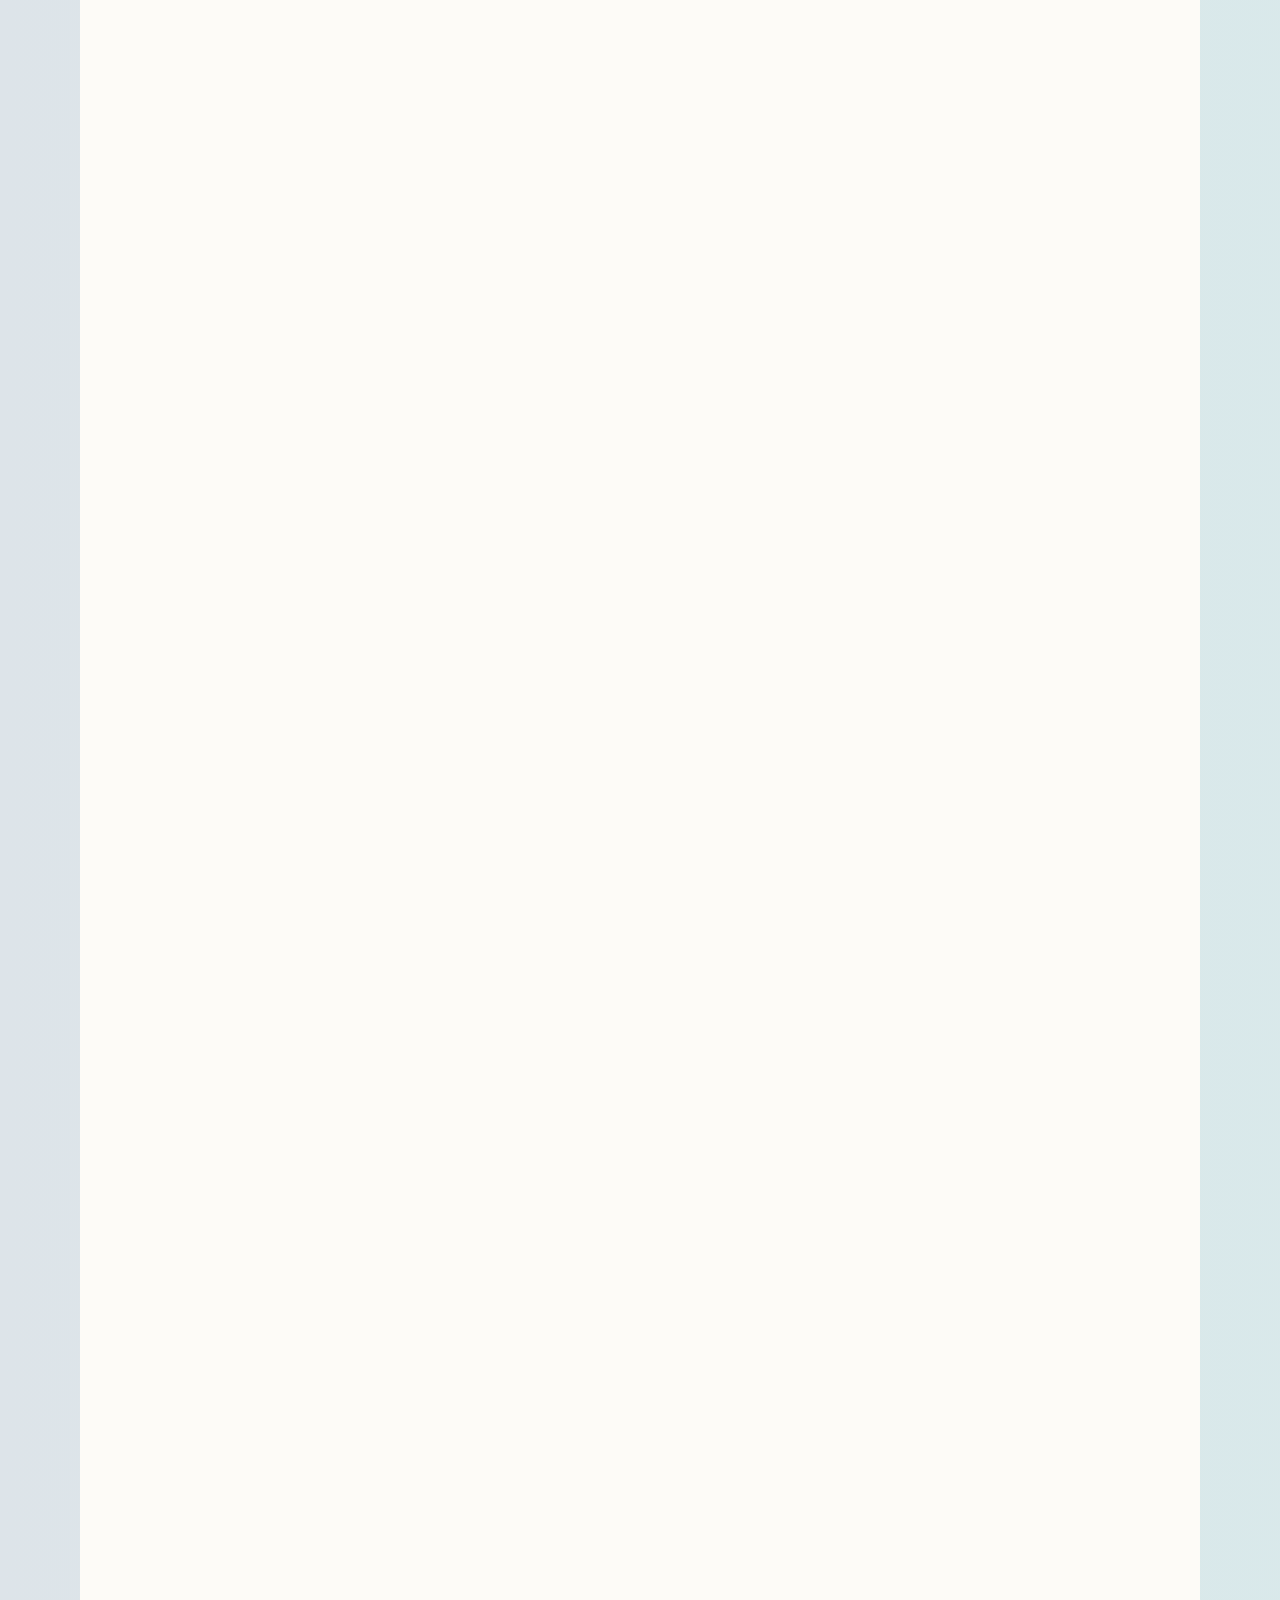
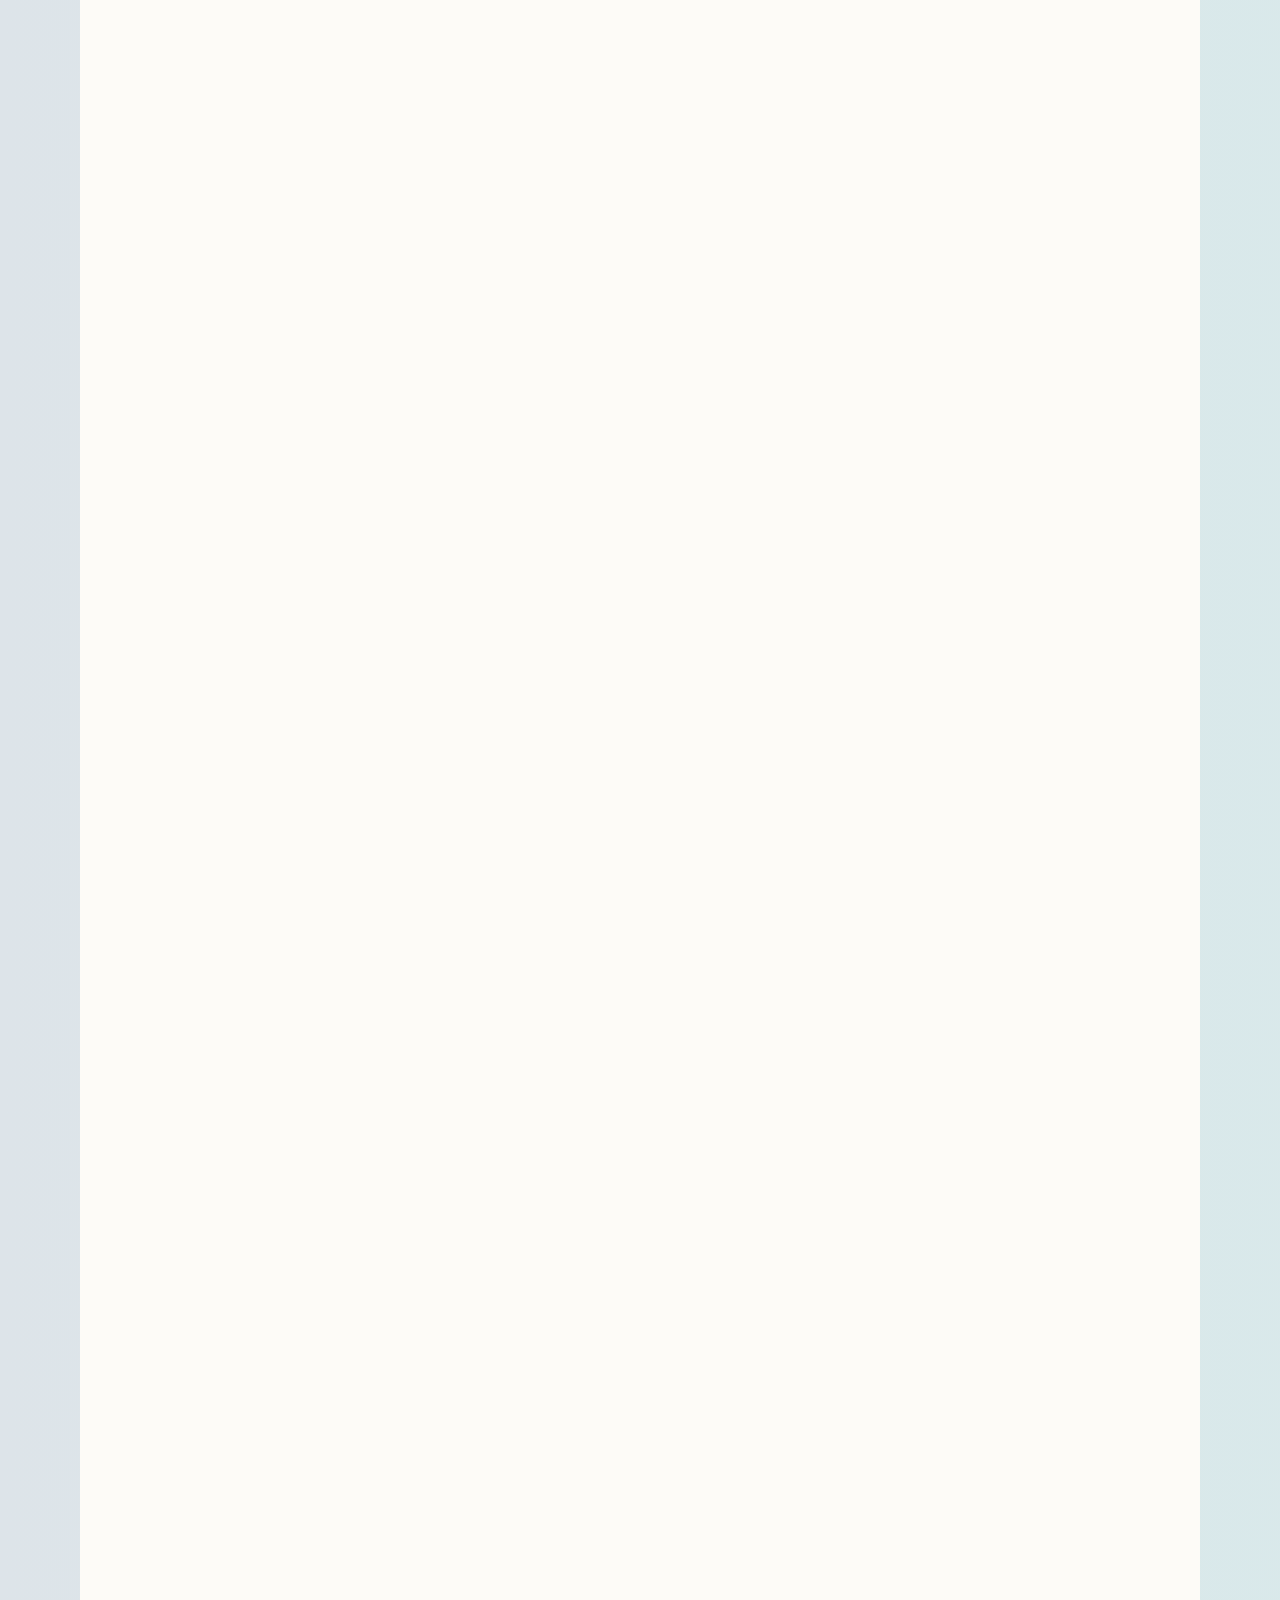
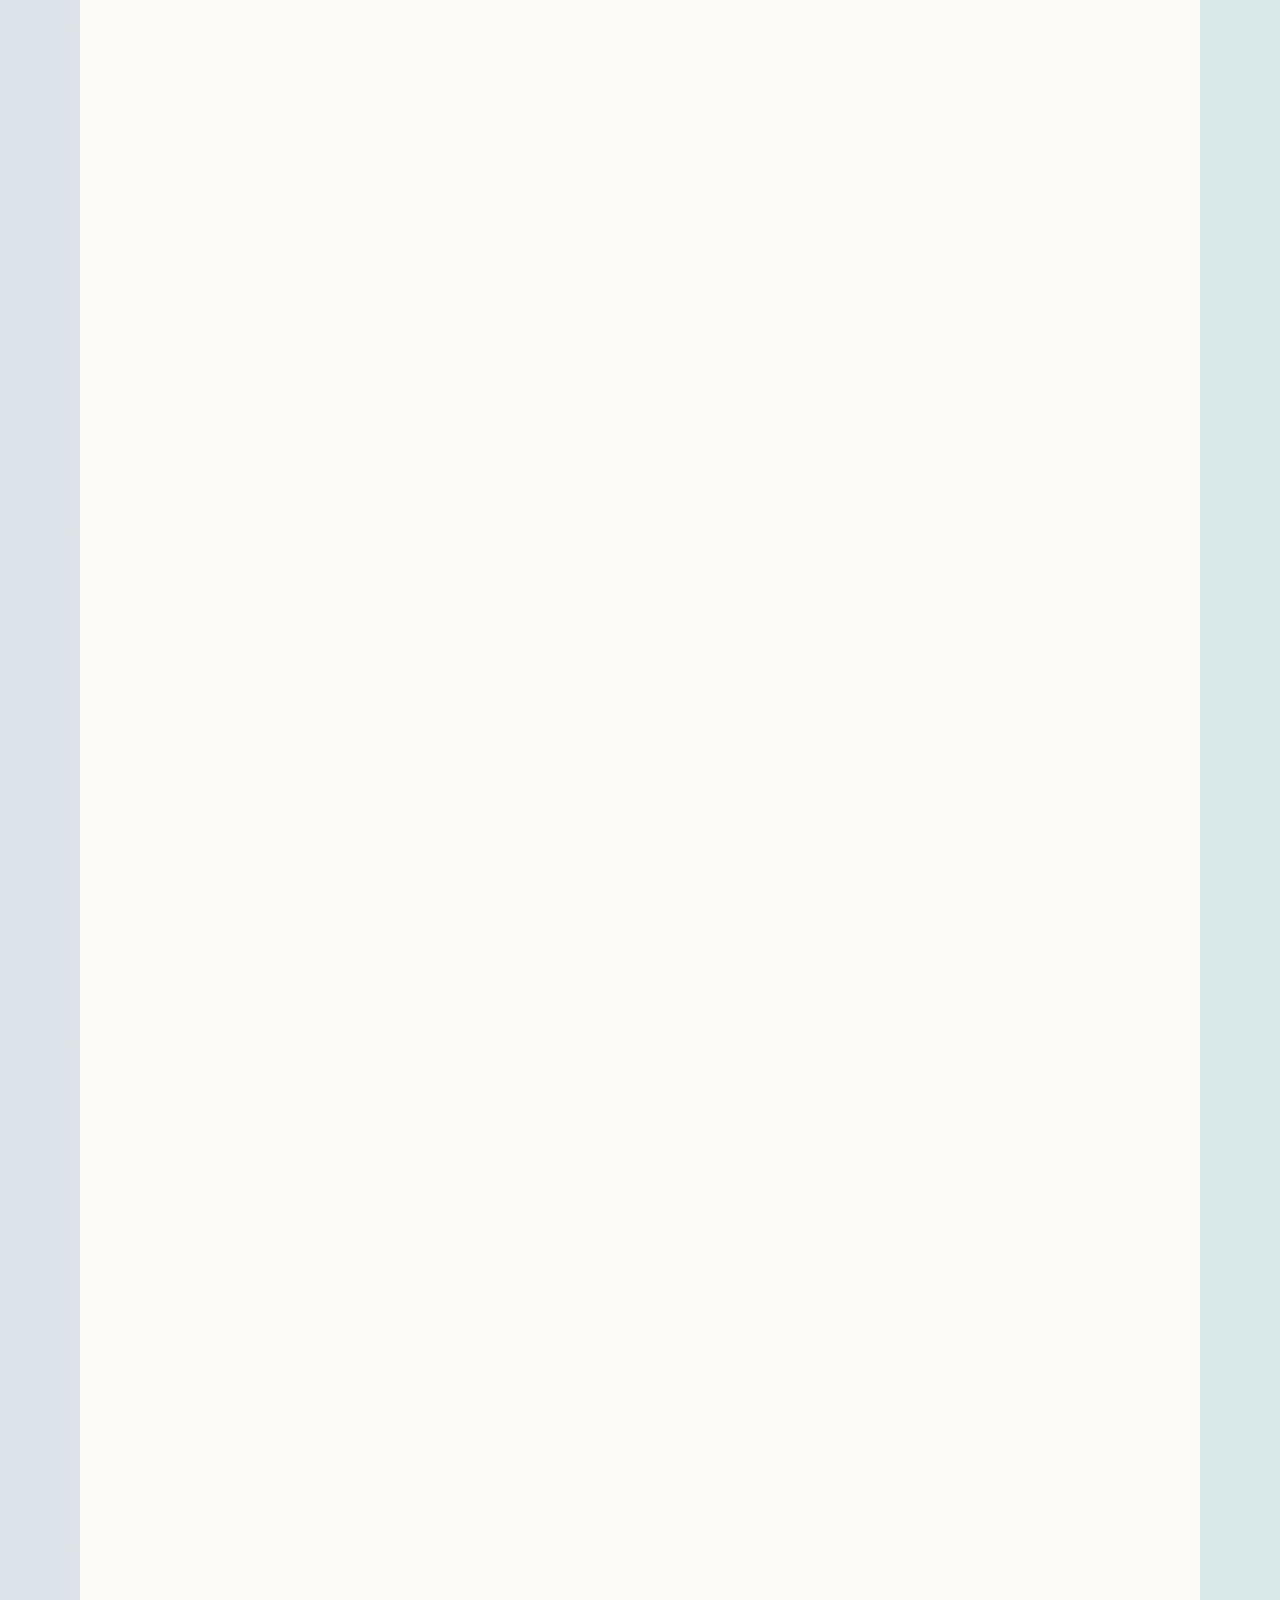
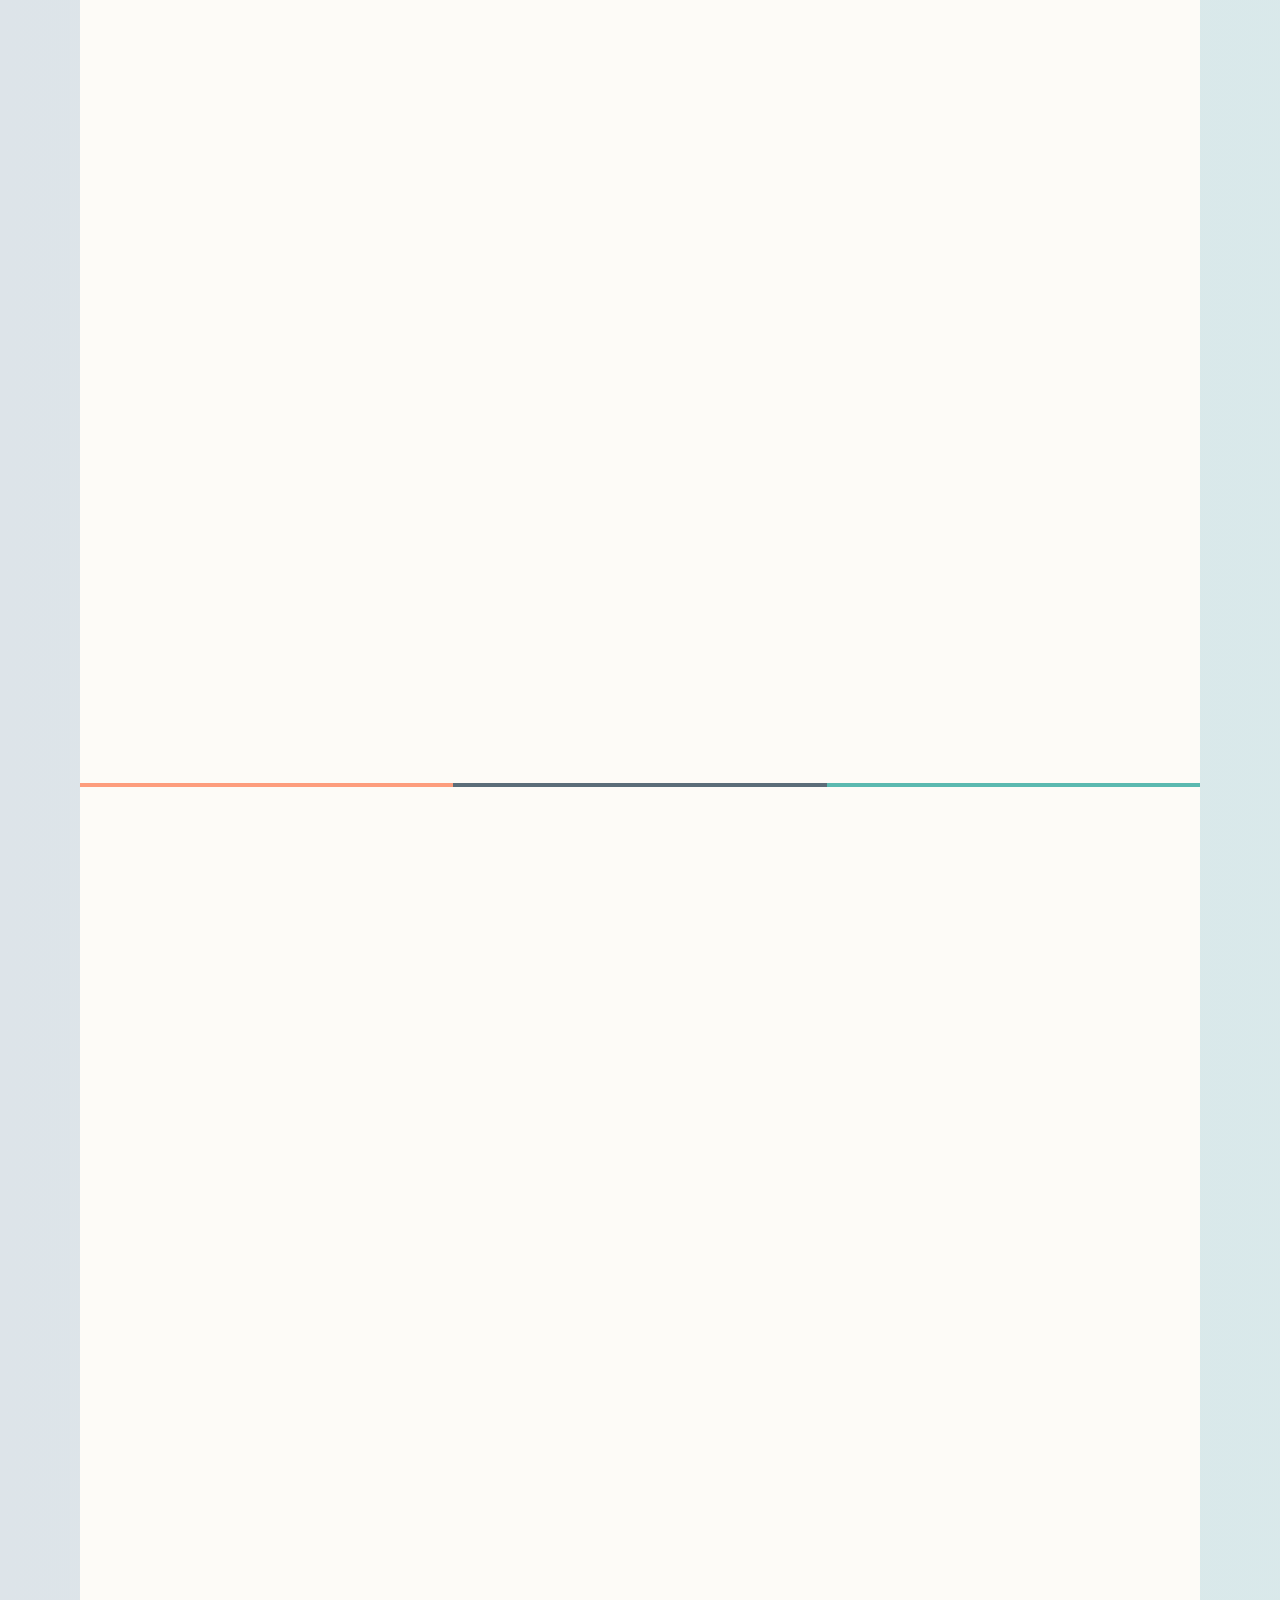
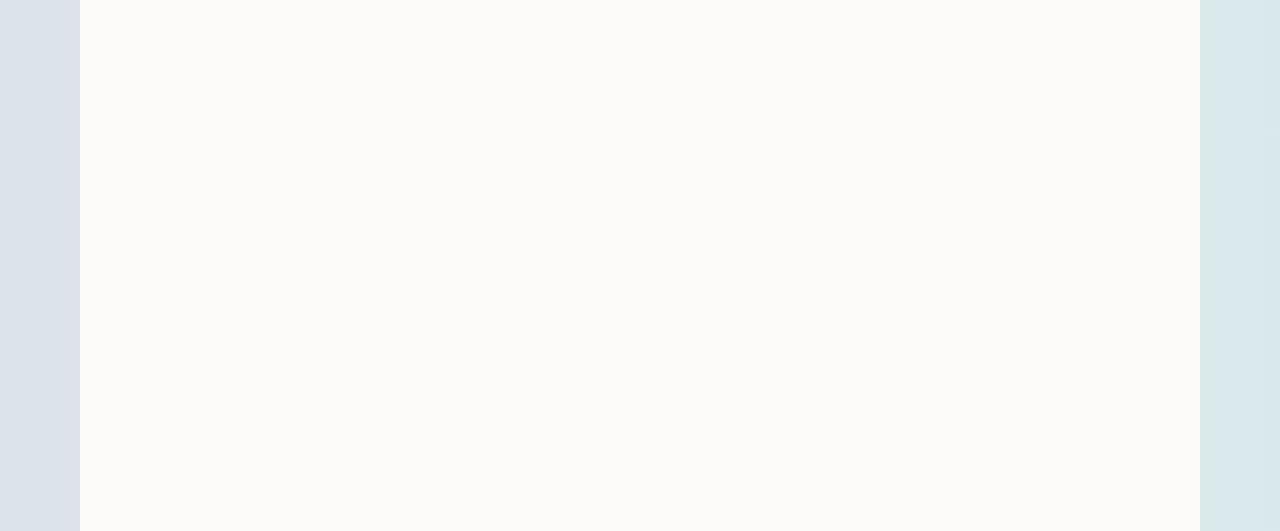
<file: courses.html>
<!DOCTYPE html>
<html lang="en">
<head>
  <meta charset="UTF-8">
  <meta name="viewport" content="width=device-width, initial-scale=1.0">
  <title>Learning and Professional Development | LUR Growth | CPD-Accredited Courses for Nonprofit Leaders</title>
  <meta name="description" content="CPD-accredited professional development courses for nonprofit leaders. AI Integration for Nonprofit Leaders and Lead Through the Storm. Earn your CPD certificate.">
  <meta name="keywords" content="nonprofit CPD courses, nonprofit professional development, nonprofit leadership training, CPD accredited nonprofit, AI for nonprofits course, nonprofit burnout course, Calm Infrastructure Lab, CPD certificate nonprofit">
  <meta property="og:title" content="Learning and Professional Development | LUR Growth">
  <meta property="og:description" content="CPD-accredited professional development courses for nonprofit leaders. AI Integration for Nonprofit Leaders and Lead Through the Storm. Earn your CPD certificate.">
  <meta property="og:type" content="website">
  <meta property="og:url" content="https://www.lurgrowth.com/courses.html">
  <meta name="twitter:card" content="summary_large_image">
  <meta name="twitter:title" content="Learning and Professional Development | LUR Growth">
  <meta name="twitter:description" content="CPD-accredited professional development courses for nonprofit leaders. AI Integration for Nonprofit Leaders and Lead Through the Storm. Earn your CPD certificate.">
  <link rel="canonical" href="https://www.lurgrowth.com/courses.html">
  <link rel="icon" type="image/png" href="assets/favicon.png">
  <link rel="stylesheet" href="css/styles.css">

  <script type="application/ld+json">
  {
    "@context": "https://schema.org",
    "@type": "ItemList",
    "name": "LUR Growth Professional Development Courses",
    "description": "CPD-accredited courses for nonprofit leaders",
    "provider": {
      "@type": "Organization",
      "name": "LUR Growth",
      "url": "https://www.lurgrowth.com"
    },
    "itemListElement": [
      {
        "@type": "Course",
        "position": 1,
        "name": "AI Integration for Nonprofit Leaders",
        "description": "A six-module CPD-accredited course designed to help nonprofit leaders integrate AI tools into real organizational workflows.",
        "provider": { "@type": "Organization", "name": "LUR Growth" },
        "educationalCredentialAwarded": "CPD Certificate of Completion",
        "hasCourseInstance": { "@type": "CourseInstance", "courseMode": "online", "courseWorkload": "PT10H" }
      },
      {
        "@type": "Course",
        "position": 2,
        "name": "Lead Through the Storm",
        "description": "A five-module CPD-accredited course for nonprofit leaders navigating burnout, depletion, and leadership fatigue.",
        "provider": { "@type": "Organization", "name": "LUR Growth" },
        "educationalCredentialAwarded": "CPD Certificate of Completion",
        "hasCourseInstance": { "@type": "CourseInstance", "courseMode": "online", "courseWorkload": "PT4H" }
      }
    ]
  }
  </script>
</head>
<body>
  <div class="grain" aria-hidden="true"></div>

  <!-- Navigation -->
  <nav class="nav scrolled" role="navigation" aria-label="Main navigation">
    <div class="nav__inner">
      <a href="index.html" class="nav__logo" aria-label="LUR's Strategic Growth Innovators Home">
        <img src="assets/lur-icon.png" alt="" class="nav__logo-icon">
        <span class="nav__logo-wordmark">
          <span class="nav__logo-lur">LUR</span>
          <span class="nav__logo-tagline">The Nonprofit Thrive Architect<sup>™</sup></span>
        </span>
      </a>
      <div class="nav__links" id="navLinks">
        <a href="index.html" class="nav__link">Home</a>
        <a href="about.html" class="nav__link">About</a>
        <a href="services.html" class="nav__link">Services</a>
        <a href="speaking.html" class="nav__link">Speaking</a>
        <a href="courses.html" class="nav__link active">Learn</a>
        <a href="blog.html" class="nav__link">Blog</a>
        <a href="contact.html" class="nav__cta">Connect</a>
      </div>
      <button class="nav__toggle" id="navToggle" aria-label="Toggle navigation menu" aria-expanded="false">
        <span></span>
        <span></span>
        <span></span>
      </button>
    </div>
  </nav>

  <!-- Page Header -->
  <header class="page-header">
    <h1 class="page-header__title">Learning and Professional Development</h1>
    <p class="page-header__subtitle">CPD-accredited courses, guided cohorts, and a learning community built for nonprofit leaders who are done carrying it all alone.</p>
  </header>

  <!-- Positioning -->
  <section class="positioning reveal">
    <p class="positioning__text">Strategy should not live inside one person. These courses give nonprofit leaders the frameworks, diagnostics, and practical tools to build organizational infrastructure that sustains impact through every transition.</p>
    <div class="positioning__line"></div>
  </section>

  <!-- ============================================================
       COURSE 1: AI INTEGRATION FOR NONPROFIT LEADERS
       ============================================================ -->
  <section class="section section--cream" id="ai-integration">
    <div class="section__inner">

      <!-- Course Header -->
      <div class="about-grid" style="align-items: start;">
        <div class="reveal-left">
          <span class="course-badge course-badge--teal">CPD Accredited</span>
          <h2 class="section__title" style="margin-top: var(--space-xs);">AI Integration for Nonprofit Leaders</h2>
          <p class="course-tagline">Stop managing AI by accident. Start integrating it with intention.</p>
          <p style="font-size: 1rem; line-height: 1.8; color: var(--charcoal); margin-top: var(--space-sm);">A six-module CPD-accredited course designed to help nonprofit leaders integrate AI tools into real organizational workflows. Built on the Nonprofit Capacity Architecture framework and applicable whether you are a first-time AI user or building on existing knowledge.</p>

          <div class="course-meta">
            <div class="course-meta__item">
              <span class="course-meta__label">Modules</span>
              <span class="course-meta__value">6</span>
            </div>
            <div class="course-meta__item">
              <span class="course-meta__label">CPD Hours</span>
              <span class="course-meta__value">8 to 10</span>
            </div>
            <div class="course-meta__item">
              <span class="course-meta__label">Deliverables</span>
              <span class="course-meta__value">6</span>
            </div>
            <div class="course-meta__item">
              <span class="course-meta__label">Quiz Questions</span>
              <span class="course-meta__value">60</span>
            </div>
          </div>
        </div>

        <div class="reveal-right">
          <div class="course-deliverables">
            <h3 class="course-deliverables__title">What You Will Build</h3>
            <ul class="course-deliverables__list">
              <li>Current State Tool Map</li>
              <li>AI Readiness Assessment Scorecard</li>
              <li>Workflow Integration Map</li>
              <li>AI Acceptable Use Policy Draft</li>
              <li>90-Day AI Integration Roadmap</li>
              <li>AI Impact Metrics Framework and Stakeholder Communication Draft</li>
            </ul>
          </div>
          <p class="course-extras">Includes 23-page branded participant workbook, certificate of completion upon passing, post-course 30-day impact survey, and alumni resource access.</p>
        </div>
      </div>

      <!-- Modules -->
      <div style="margin-top: var(--space-xl);">
        <p class="section__tag reveal">Curriculum</p>
        <h3 class="section__title reveal" style="font-size: clamp(1.4rem, 2.5vw, 1.8rem);">Course Modules</h3>
        <div class="modules stagger">
          <div class="module-pill">
            <span class="module-pill__number module-pill__number--teal">01</span>
            <div>
              <p class="module-pill__title">AI Foundations for Nonprofit Leaders</p>
            </div>
          </div>
          <div class="module-pill">
            <span class="module-pill__number module-pill__number--teal">02</span>
            <div>
              <p class="module-pill__title">Assessing Your Organization's AI Readiness</p>
            </div>
          </div>
          <div class="module-pill">
            <span class="module-pill__number module-pill__number--teal">03</span>
            <div>
              <p class="module-pill__title">Responsible AI: Ethics, Equity, and Governance</p>
            </div>
          </div>
          <div class="module-pill">
            <span class="module-pill__number module-pill__number--teal">04</span>
            <div>
              <p class="module-pill__title">AI Workflows for Core Nonprofit Operations</p>
            </div>
          </div>
          <div class="module-pill">
            <span class="module-pill__number module-pill__number--teal">05</span>
            <div>
              <p class="module-pill__title">Building Your AI Integration Roadmap</p>
            </div>
          </div>
          <div class="module-pill">
            <span class="module-pill__number module-pill__number--teal">06</span>
            <div>
              <p class="module-pill__title">Communicating AI Decisions to Stakeholders</p>
            </div>
          </div>
        </div>
      </div>

      <!-- Access Options -->
      <div style="margin-top: var(--space-xl);">
        <p class="section__tag reveal">Ways to Access</p>
        <h3 class="section__title reveal" style="font-size: clamp(1.4rem, 2.5vw, 1.8rem);">Choose How You Learn</h3>
        <div class="access-grid stagger">
          <div class="access-card">
            <p class="access-card__label">Option 1</p>
            <h4 class="access-card__title">Self-Paced CPD Course</h4>
            <p class="access-card__description">Learn at your own pace with full access to all six modules, workbook, quizzes, and deliverables. Earn your CPD certificate upon completion.</p>
            <a href="#" class="btn btn--primary access-card__cta">Enroll Now</a>
          </div>
          <div class="access-card">
            <p class="access-card__label">Option 2</p>
            <h4 class="access-card__title">Live Cohort</h4>
            <p class="access-card__description">A guided cohort experience with Latoya Robinson where you move through the course alongside a small group of nonprofit leaders. Includes live sessions, peer accountability, and direct access to Latoya. Limited seats per cohort.</p>
            <a href="#" class="btn btn--dark access-card__cta">Join the Waitlist</a>
          </div>
          <div class="access-card">
            <p class="access-card__label">Option 3</p>
            <h4 class="access-card__title">The Calm Infrastructure Lab</h4>
            <p class="access-card__description">Access course content as part of your Calm Infrastructure Lab Skool membership alongside Lead Through the Storm and the full Lab community.</p>
            <p class="access-card__note">CPD certificate requires standalone course purchase.</p>
            <a href="#calm-infrastructure-lab" class="btn btn--outline access-card__cta" style="border-color: var(--slate); color: var(--navy);">Explore the Lab</a>
          </div>
        </div>

        <!-- Add-On -->
        <div class="addon-card reveal" style="margin-top: var(--space-md);">
          <div class="addon-card__inner">
            <div>
              <p class="addon-card__label">Add-On</p>
              <h4 class="addon-card__title">AI Workflow Audit</h4>
              <p class="addon-card__description">A 90-minute done-with-you session with Latoya where she reviews your specific organization, maps your highest-leverage AI integration points, and hands you a custom workflow plan you can implement immediately. Available as a standalone session or as a discounted add-on for course buyers.</p>
            </div>
            <a href="contact.html" class="btn btn--dark" style="flex-shrink: 0;">Book Your Audit</a>
          </div>
        </div>
      </div>

    </div>
  </section>

  <!-- Tri-Color Accent Bar -->
  <div class="accent-bar" aria-hidden="true">
    <div class="accent-bar__segment accent-bar__segment--coral"></div>
    <div class="accent-bar__segment accent-bar__segment--slate"></div>
    <div class="accent-bar__segment accent-bar__segment--teal"></div>
  </div>

  <!-- ============================================================
       COURSE 2: LEAD THROUGH THE STORM
       ============================================================ -->
  <section class="section section--cream-warm" id="lead-through-the-storm">
    <div class="section__inner">

      <!-- Course Header -->
      <div class="about-grid" style="align-items: start;">
        <div class="reveal-left">
          <span class="course-badge course-badge--coral">CPD Accredited</span>
          <h2 class="section__title" style="margin-top: var(--space-xs);">Lead Through the Storm</h2>
          <p class="course-tagline" style="color: var(--coral-dark);">A regenerative reset for nonprofit leaders who are ready to lead from fullness, not exhaustion.</p>
          <p style="font-size: 1rem; line-height: 1.8; color: var(--charcoal); margin-top: var(--space-sm);">A five-module CPD-accredited course for nonprofit leaders navigating burnout, depletion, and leadership fatigue. Lead Through the Storm is the inner foundation course that helps leaders recognize their storm, reclaim their energy, reconnect with purpose, and build systems that sustain their calm long term.</p>

          <div class="course-meta">
            <div class="course-meta__item">
              <span class="course-meta__label">Modules</span>
              <span class="course-meta__value">5 + Bonus</span>
            </div>
            <div class="course-meta__item">
              <span class="course-meta__label">CPD Hours</span>
              <span class="course-meta__value">3.5 to 4</span>
            </div>
            <div class="course-meta__item">
              <span class="course-meta__label">Includes</span>
              <span class="course-meta__value">Meditations</span>
            </div>
            <div class="course-meta__item">
              <span class="course-meta__label">Workbooks</span>
              <span class="course-meta__value">Reflection</span>
            </div>
          </div>
        </div>

        <div class="reveal-right">
          <div class="course-deliverables" style="border-color: var(--coral);">
            <h3 class="course-deliverables__title">What You Will Build</h3>
            <ul class="course-deliverables__list course-deliverables__list--coral">
              <li>Nonprofit Storm Scale Self-Assessment</li>
              <li>Emotional Regulation Practice Plan</li>
              <li>Energy Alignment Grid</li>
              <li>90-Day Storm Plan</li>
              <li>Calm Integration Plan</li>
              <li>My Purpose Alignment Map</li>
            </ul>
          </div>
          <p class="course-extras">Includes guided video lessons, reflection workbooks, guided meditation audio, regenerative practice exercises, and certificate of completion upon passing.</p>
        </div>
      </div>

      <!-- Modules -->
      <div style="margin-top: var(--space-xl);">
        <p class="section__tag reveal">Curriculum</p>
        <h3 class="section__title reveal" style="font-size: clamp(1.4rem, 2.5vw, 1.8rem);">Course Modules</h3>
        <div class="modules stagger">
          <div class="module-pill">
            <span class="module-pill__number module-pill__number--coral">01</span>
            <div>
              <p class="module-pill__title">Recognizing the Quiet Storm</p>
            </div>
          </div>
          <div class="module-pill">
            <span class="module-pill__number module-pill__number--coral">02</span>
            <div>
              <p class="module-pill__title">Leading Through Turbulence</p>
            </div>
          </div>
          <div class="module-pill">
            <span class="module-pill__number module-pill__number--coral">03</span>
            <div>
              <p class="module-pill__title">Reclaiming Time and Energy</p>
            </div>
          </div>
          <div class="module-pill">
            <span class="module-pill__number module-pill__number--coral">04</span>
            <div>
              <p class="module-pill__title">Reconnecting with Purpose</p>
            </div>
          </div>
          <div class="module-pill">
            <span class="module-pill__number module-pill__number--coral">05</span>
            <div>
              <p class="module-pill__title">Sustaining the Calm</p>
            </div>
          </div>
          <div class="module-pill module-pill--bonus">
            <span class="module-pill__number module-pill__number--coral">+</span>
            <div>
              <p class="module-pill__title">Bonus: From Calm to Clarity, Setting Regenerative Goals</p>
            </div>
          </div>
        </div>
      </div>

      <!-- Access Options -->
      <div style="margin-top: var(--space-xl);">
        <p class="section__tag reveal">Ways to Access</p>
        <h3 class="section__title reveal" style="font-size: clamp(1.4rem, 2.5vw, 1.8rem);">Choose How You Learn</h3>
        <div class="access-grid access-grid--five stagger">
          <div class="access-card">
            <p class="access-card__label">Option 1</p>
            <h4 class="access-card__title">Self-Paced CPD Course</h4>
            <p class="access-card__description">Learn at your own pace with full access to all five modules plus the bonus module, workbooks, guided meditations, and regenerative practices. Earn your CPD certificate upon completion.</p>
            <a href="#" class="btn btn--primary access-card__cta">Enroll Now</a>
          </div>
          <div class="access-card">
            <p class="access-card__label">Option 2</p>
            <h4 class="access-card__title">Self-Paced + Private Session</h4>
            <p class="access-card__description">Includes full course access plus one 60-minute Leadership Regeneration Session with Latoya Robinson. A personalized space to apply the course frameworks to your specific leadership season.</p>
            <a href="#" class="btn btn--primary access-card__cta">Enroll with Private Session</a>
          </div>
          <div class="access-card">
            <p class="access-card__label">Option 3</p>
            <h4 class="access-card__title">Payment Plan</h4>
            <p class="access-card__description">Full course access split into two payments for leaders who want to ease the investment.</p>
            <a href="#" class="btn btn--dark access-card__cta">Start Payment Plan</a>
          </div>
          <div class="access-card">
            <p class="access-card__label">Option 4</p>
            <h4 class="access-card__title">Live Cohort</h4>
            <p class="access-card__description">A guided cohort experience where you move through Lead Through the Storm alongside a small group of nonprofit leaders. Includes live sessions, peer support, and direct access to Latoya. Limited seats per cohort.</p>
            <a href="#" class="btn btn--dark access-card__cta">Join the Waitlist</a>
          </div>
          <div class="access-card">
            <p class="access-card__label">Option 5</p>
            <h4 class="access-card__title">The Calm Infrastructure Lab</h4>
            <p class="access-card__description">Access course content as part of your Calm Infrastructure Lab Skool membership alongside AI Integration for Nonprofit Leaders and the full Lab community.</p>
            <p class="access-card__note">CPD certificate requires standalone course purchase.</p>
            <a href="#calm-infrastructure-lab" class="btn btn--outline access-card__cta" style="border-color: var(--slate); color: var(--navy);">Explore the Lab</a>
          </div>
        </div>

        <!-- Add-On -->
        <div class="addon-card reveal" style="margin-top: var(--space-md);">
          <div class="addon-card__inner">
            <div>
              <p class="addon-card__label">Add-On</p>
              <h4 class="addon-card__title">Leadership Regeneration Audit</h4>
              <p class="addon-card__description">A 90-minute done-with-you session with Latoya where she assesses your current storm level, identifies your depletion patterns, and hands you a personalized 90-day calm leadership plan. Available as a standalone session or as a discounted add-on for course buyers.</p>
            </div>
            <a href="contact.html" class="btn btn--dark" style="flex-shrink: 0;">Book Your Audit</a>
          </div>
        </div>
      </div>

    </div>
  </section>

  <!-- Instructor -->
  <section class="section section--cream-dark">
    <div class="section__inner">
      <div class="about-grid" style="align-items: center;">
        <figure class="about__portrait reveal-left">
          <img src="assets/latoya-headshot.jpg" alt="Latoya Robinson, M.S.">
        </figure>
        <div class="reveal-right">
          <p class="section__tag">Your Instructor</p>
          <h2 class="section__title">Latoya Robinson, M.S.</h2>
          <p style="font-size: 1rem; line-height: 1.8; color: var(--charcoal); margin-bottom: var(--space-sm);">With 20 years in the nonprofit sector and 15+ as an Executive Director, Latoya has led teams through capital campaigns, program expansions, crisis pivots, and the quiet daily work of keeping infrastructure intact under pressure. She is the creator of the Impact Flow framework and the architect behind both CPD-accredited courses.</p>
          <p style="font-size: 1rem; line-height: 1.8; color: var(--charcoal);">Her work sits at the intersection of agile execution and nonprofit infrastructure, because mission teams do not need more velocity. They need sustainable rhythm.</p>
          <a href="about.html" class="btn btn--dark" style="margin-top: var(--space-sm);">Full Bio</a>
        </div>
      </div>
    </div>
  </section>

  <!-- ============================================================
       THE CALM INFRASTRUCTURE LAB
       ============================================================ -->
  <section class="section section--navy" id="calm-infrastructure-lab">
    <div class="section__inner" style="text-align: center;">
      <p class="section__tag reveal" style="color: var(--coral-light);">Membership Community</p>
      <h2 class="section__title reveal" style="color: var(--white); max-width: 800px; margin-left: auto; margin-right: auto;">Go Deeper Inside The Calm Infrastructure Lab</h2>
      <p class="section__subtitle reveal" style="margin-left: auto; margin-right: auto; max-width: 720px;">Both courses are available as standalone CPD purchases with certificate or as part of The Calm Infrastructure Lab on Skool, a paid membership community where nonprofit leaders implement, connect, and build alongside each other.</p>

      <div class="lab-features stagger" style="margin-top: var(--space-lg);">
        <div class="lab-feature">
          <div class="lab-feature__icon">
            <svg viewBox="0 0 24 24"><path d="M4 19.5A2.5 2.5 0 0 1 6.5 17H20"/><path d="M6.5 2H20v20H6.5A2.5 2.5 0 0 1 4 19.5v-15A2.5 2.5 0 0 1 6.5 2z"/></svg>
          </div>
          <p class="lab-feature__text">Both course content libraries</p>
        </div>
        <div class="lab-feature">
          <div class="lab-feature__icon">
            <svg viewBox="0 0 24 24"><path d="M17 21v-2a4 4 0 0 0-4-4H5a4 4 0 0 0-4 4v2"/><circle cx="9" cy="7" r="4"/><path d="M23 21v-2a4 4 0 0 0-3-3.87"/><path d="M16 3.13a4 4 0 0 1 0 7.75"/></svg>
          </div>
          <p class="lab-feature__text">Live implementation sessions</p>
        </div>
        <div class="lab-feature">
          <div class="lab-feature__icon">
            <svg viewBox="0 0 24 24"><path d="M14 2H6a2 2 0 0 0-2 2v16a2 2 0 0 0 2 2h12a2 2 0 0 0 2-2V8z"/><polyline points="14 2 14 8 20 8"/></svg>
          </div>
          <p class="lab-feature__text">Templates and frameworks</p>
        </div>
        <div class="lab-feature">
          <div class="lab-feature__icon">
            <svg viewBox="0 0 24 24"><path d="M12 22s8-4 8-10V5l-8-3-8 3v7c0 6 8 10 8 10z"/></svg>
          </div>
          <p class="lab-feature__text">Peer accountability</p>
        </div>
      </div>

      <p class="reveal" style="font-size: 0.9rem; color: rgba(255,255,255,0.5); margin-top: var(--space-md); font-style: italic;">CPD accreditation and certificate require standalone course purchase.</p>

      <a href="#" class="btn btn--primary reveal" style="margin-top: var(--space-md);">Explore the Lab</a>
    </div>
  </section>

  <!-- ============================================================
       FREE LINKEDIN COMMUNITY
       ============================================================ -->
  <section class="section section--cream-dark" id="free-community">
    <div class="section__inner" style="text-align: center;">
      <p class="section__tag reveal">Free Community</p>
      <h2 class="section__title reveal" style="max-width: 700px; margin-left: auto; margin-right: auto;">Start With the Free Community</h2>
      <p class="section__subtitle reveal" style="margin-left: auto; margin-right: auto; max-width: 640px;">Join The Calm Infrastructure Network for Nonprofits on LinkedIn, a free community for executive directors and nonprofit leaders building sustainable, systems-led organizations.</p>
      <a href="#" class="btn btn--dark reveal" style="margin-top: var(--space-sm);">Join Free on LinkedIn</a>
    </div>
  </section>

  <!-- ============================================================
       CPD ACCREDITATION INFO
       ============================================================ -->
  <section class="section section--cream" id="cpd-accreditation">
    <div class="section__inner">
      <p class="section__tag reveal">Accreditation</p>
      <h2 class="section__title reveal">About CPD Accreditation</h2>
      <div class="about-grid" style="margin-top: var(--space-md);">
        <div class="reveal-left">
          <p style="font-size: 1rem; line-height: 1.8; color: var(--charcoal); margin-bottom: var(--space-sm);">Continuing Professional Development (CPD) accreditation is an internationally recognized standard for structured professional learning. All LUR Growth courses have been independently reviewed and accredited by the CPD Certification Service, confirming they meet rigorous standards for educational quality and professional relevance.</p>
          <p style="font-size: 1rem; line-height: 1.8; color: var(--charcoal);">lurgrowth.com is the registered CPD provider. Upon completion of each course, participants receive a verifiable CPD Certificate of Completion that can be used for professional development records, funder reporting, and organizational capacity documentation.</p>
        </div>
        <div class="reveal-right">
          <div style="background: var(--white); padding: var(--space-md); border: 1px solid rgba(16, 49, 64, 0.06);">
            <h3 style="font-family: var(--font-heading); color: var(--navy); margin-bottom: var(--space-sm); font-size: 1.1rem;">What CPD Accreditation Means</h3>
            <ul style="list-style: none; padding: 0;">
              <li style="font-size: 0.95rem; color: var(--charcoal); padding: 0.6rem 0; padding-left: 1.4rem; position: relative; border-bottom: 1px solid rgba(16, 49, 64, 0.06);"><span style="position: absolute; left: 0; color: var(--teal); font-weight: 700;">&#10003;</span> Independent quality review and accreditation</li>
              <li style="font-size: 0.95rem; color: var(--charcoal); padding: 0.6rem 0; padding-left: 1.4rem; position: relative; border-bottom: 1px solid rgba(16, 49, 64, 0.06);"><span style="position: absolute; left: 0; color: var(--teal); font-weight: 700;">&#10003;</span> Internationally recognized certification</li>
              <li style="font-size: 0.95rem; color: var(--charcoal); padding: 0.6rem 0; padding-left: 1.4rem; position: relative; border-bottom: 1px solid rgba(16, 49, 64, 0.06);"><span style="position: absolute; left: 0; color: var(--teal); font-weight: 700;">&#10003;</span> Verifiable Certificate of Completion</li>
              <li style="font-size: 0.95rem; color: var(--charcoal); padding: 0.6rem 0; padding-left: 1.4rem; position: relative; border-bottom: 1px solid rgba(16, 49, 64, 0.06);"><span style="position: absolute; left: 0; color: var(--teal); font-weight: 700;">&#10003;</span> Structured learning with measurable outcomes</li>
              <li style="font-size: 0.95rem; color: var(--charcoal); padding: 0.6rem 0; padding-left: 1.4rem; position: relative;"><span style="position: absolute; left: 0; color: var(--teal); font-weight: 700;">&#10003;</span> Suitable for professional development records</li>
            </ul>
          </div>
        </div>
      </div>
    </div>
  </section>

  <!-- CTA -->
  <section class="section section--navy" style="text-align: center;">
    <div class="section__inner">
      <p class="section__tag reveal" style="color: var(--coral-light);">If Helpful</p>
      <h2 class="section__title reveal" style="color: var(--white); max-width: 760px; margin-left: auto; margin-right: auto;">Not sure which course or community is right for you.</h2>
      <p class="section__subtitle reveal" style="margin-left: auto; margin-right: auto;">That is what the first conversation is for. We will listen, assess, and help you choose the path that fits where you are right now.</p>
      <a href="contact.html" class="btn btn--primary reveal">Worth a Conversation</a>
    </div>
  </section>

  <!-- Footer -->
  <footer class="footer" role="contentinfo">
    <div class="footer__inner">
      <div>
        <div class="footer__brand-lockup">
          <img src="assets/lur-icon.png" alt="" class="footer__brand-icon">
          <div>
            <p class="footer__brand">LUR</p>
            <p class="footer__brand-tagline">The Nonprofit Thrive Architect<sup>™</sup></p>
          </div>
        </div>
        <p class="footer__description">The Nonprofit Thrive Architect. We help nonprofits stop carrying strategy on people and start embedding it into systems.</p>
      </div>
      <div>
        <p class="footer__heading">Navigate</p>
        <a href="index.html" class="footer__link">Home</a>
        <a href="about.html" class="footer__link">About</a>
        <a href="services.html" class="footer__link">Services</a>
        <a href="speaking.html" class="footer__link">Speaking</a>
        <a href="courses.html" class="footer__link">Learn</a>
        <a href="blog.html" class="footer__link">Blog</a>
        <a href="contact.html" class="footer__link">Contact</a>
      </div>
      <div>
        <p class="footer__heading">Connect</p>
        <a href="contact.html" class="footer__link">Worth a Conversation</a>
        <a href="speaking.html" class="footer__link">Speaking Inquiries</a>
        <p class="footer__link" style="margin-top: var(--space-sm);">Winston-Salem, NC</p>
        <div class="footer__social">
          <a href="https://www.linkedin.com/company/lurgrowth" target="_blank" rel="noopener" class="footer__social-link" aria-label="LinkedIn">
            <svg viewBox="0 0 24 24" fill="currentColor"><path d="M20.447 20.452h-3.554v-5.569c0-1.328-.027-3.037-1.852-3.037-1.853 0-2.136 1.445-2.136 2.939v5.667H9.351V9h3.414v1.561h.046c.477-.9 1.637-1.85 3.37-1.85 3.601 0 4.267 2.37 4.267 5.455v6.286zM5.337 7.433a2.062 2.062 0 01-2.063-2.065 2.064 2.064 0 112.063 2.065zm1.782 13.019H3.555V9h3.564v11.452zM22.225 0H1.771C.792 0 0 .774 0 1.729v20.542C0 23.227.792 24 1.771 24h20.451C23.2 24 24 23.227 24 22.271V1.729C24 .774 23.2 0 22.222 0h.003z"/></svg>
          </a>
          <a href="https://www.facebook.com/LURGrowth/" target="_blank" rel="noopener" class="footer__social-link" aria-label="Facebook">
            <svg viewBox="0 0 24 24" fill="currentColor"><path d="M24 12.073c0-6.627-5.373-12-12-12s-12 5.373-12 12c0 5.99 4.388 10.954 10.125 11.854v-8.385H7.078v-3.47h3.047V9.43c0-3.007 1.792-4.669 4.533-4.669 1.312 0 2.686.235 2.686.235v2.953H15.83c-1.491 0-1.956.925-1.956 1.874v2.25h3.328l-.532 3.47h-2.796v8.385C19.612 23.027 24 18.062 24 12.073z"/></svg>
          </a>
          <a href="https://www.instagram.com/lurgrowth/" target="_blank" rel="noopener" class="footer__social-link" aria-label="Instagram">
            <svg viewBox="0 0 24 24" fill="currentColor"><path d="M12 2.163c3.204 0 3.584.012 4.85.07 3.252.148 4.771 1.691 4.919 4.919.058 1.265.069 1.645.069 4.849 0 3.205-.012 3.584-.069 4.849-.149 3.225-1.664 4.771-4.919 4.919-1.266.058-1.644.07-4.85.07-3.204 0-3.584-.012-4.849-.07-3.26-.149-4.771-1.699-4.919-4.92-.058-1.265-.07-1.644-.07-4.849 0-3.204.013-3.583.07-4.849.149-3.227 1.664-4.771 4.919-4.919 1.266-.057 1.645-.069 4.849-.069zM12 0C8.741 0 8.333.014 7.053.072 2.695.272.273 2.69.073 7.052.014 8.333 0 8.741 0 12c0 3.259.014 3.668.072 4.948.2 4.358 2.618 6.78 6.98 6.98C8.333 23.986 8.741 24 12 24c3.259 0 3.668-.014 4.948-.072 4.354-.2 6.782-2.618 6.979-6.98.059-1.28.073-1.689.073-4.948 0-3.259-.014-3.667-.072-4.947-.196-4.354-2.617-6.78-6.979-6.98C15.668.014 15.259 0 12 0zm0 5.838a6.162 6.162 0 100 12.324 6.162 6.162 0 000-12.324zM12 16a4 4 0 110-8 4 4 0 010 8zm6.406-11.845a1.44 1.44 0 100 2.881 1.44 1.44 0 000-2.881z"/></svg>
          </a>
          <a href="https://x.com/ThriveArchLR" target="_blank" rel="noopener" class="footer__social-link" aria-label="X (Twitter)">
            <svg viewBox="0 0 24 24" fill="currentColor"><path d="M18.244 2.25h3.308l-7.227 8.26 8.502 11.24H16.17l-5.214-6.817L4.99 21.75H1.68l7.73-8.835L1.254 2.25H8.08l4.713 6.231zm-1.161 17.52h1.833L7.084 4.126H5.117z"/></svg>
          </a>
        </div>
      </div>
    </div>
    <div class="footer__bottom">
      <p>&copy; 2026 LUR's Strategic Growth Innovators. All rights reserved.</p>
      <p>The Nonprofit Thrive Architect</p>
    </div>
  </footer>

  <script src="js/main.js" defer></script>
</body>
</html>
</file>
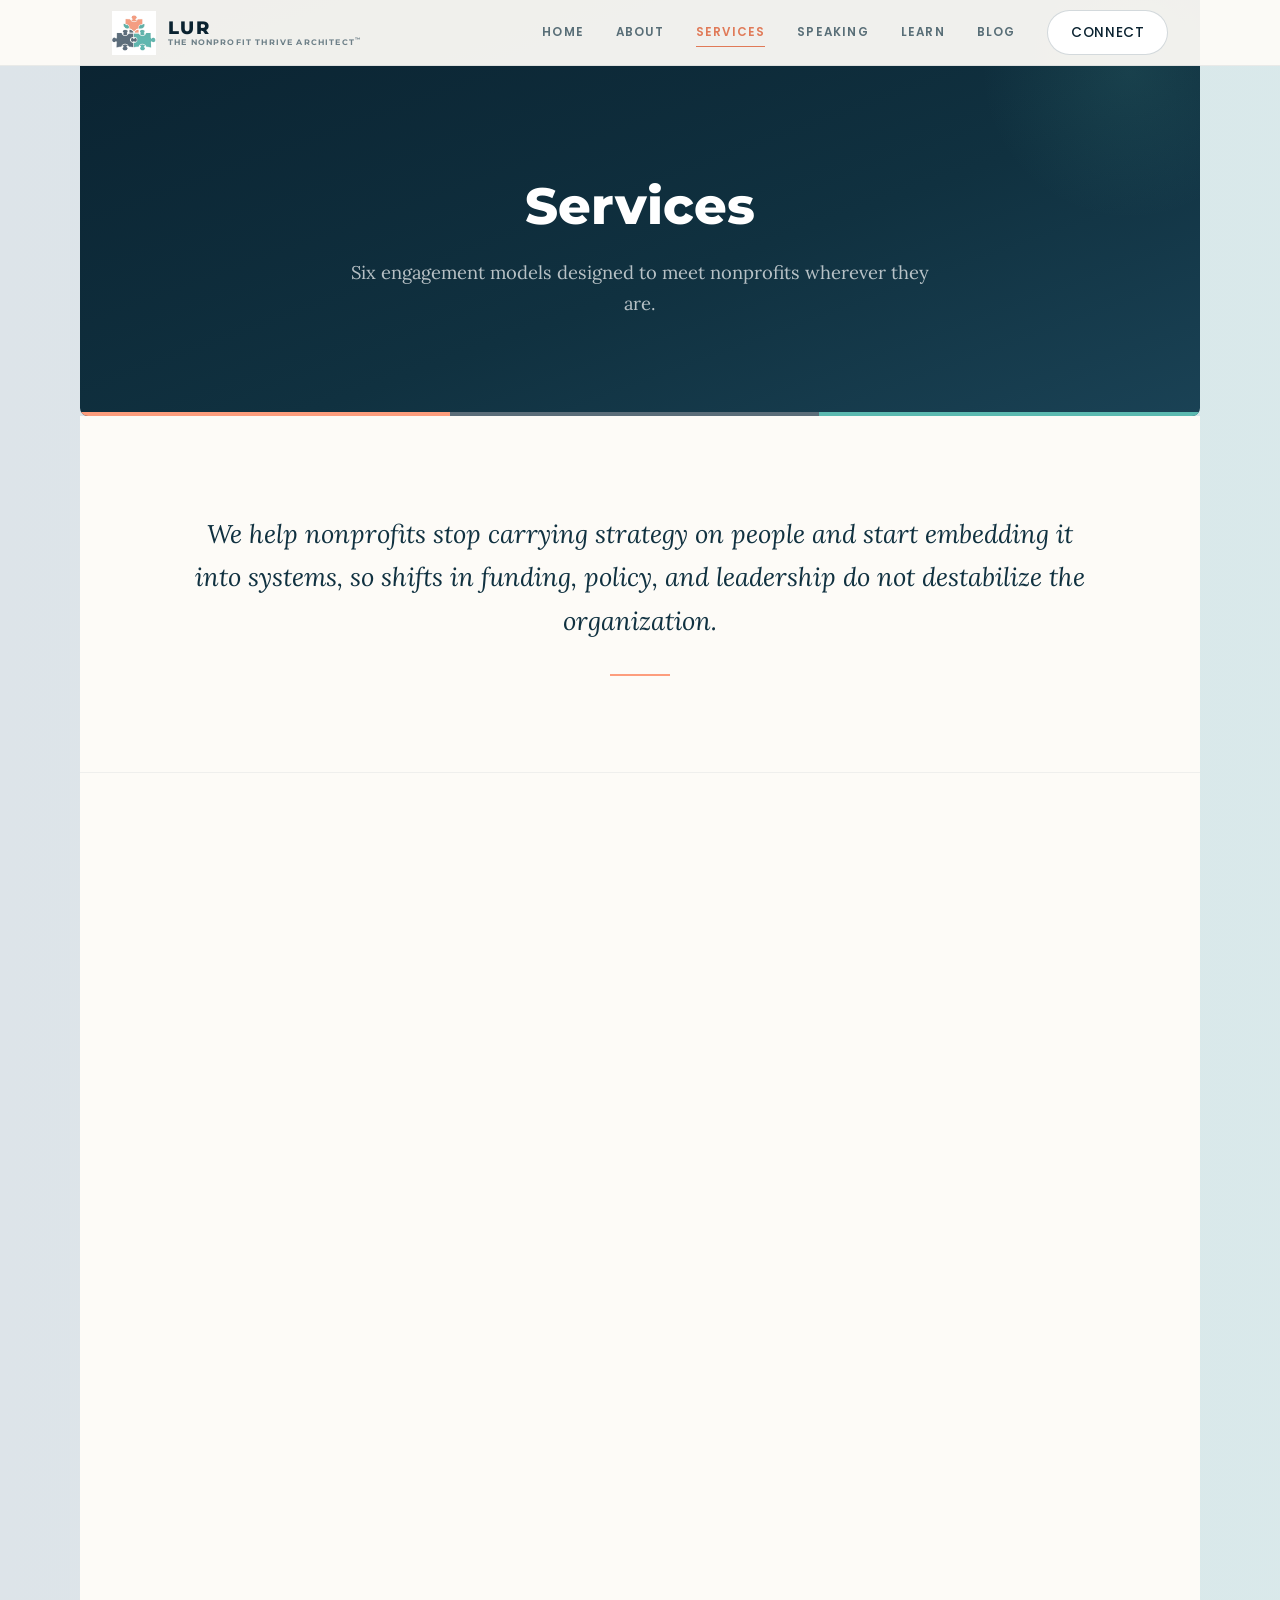
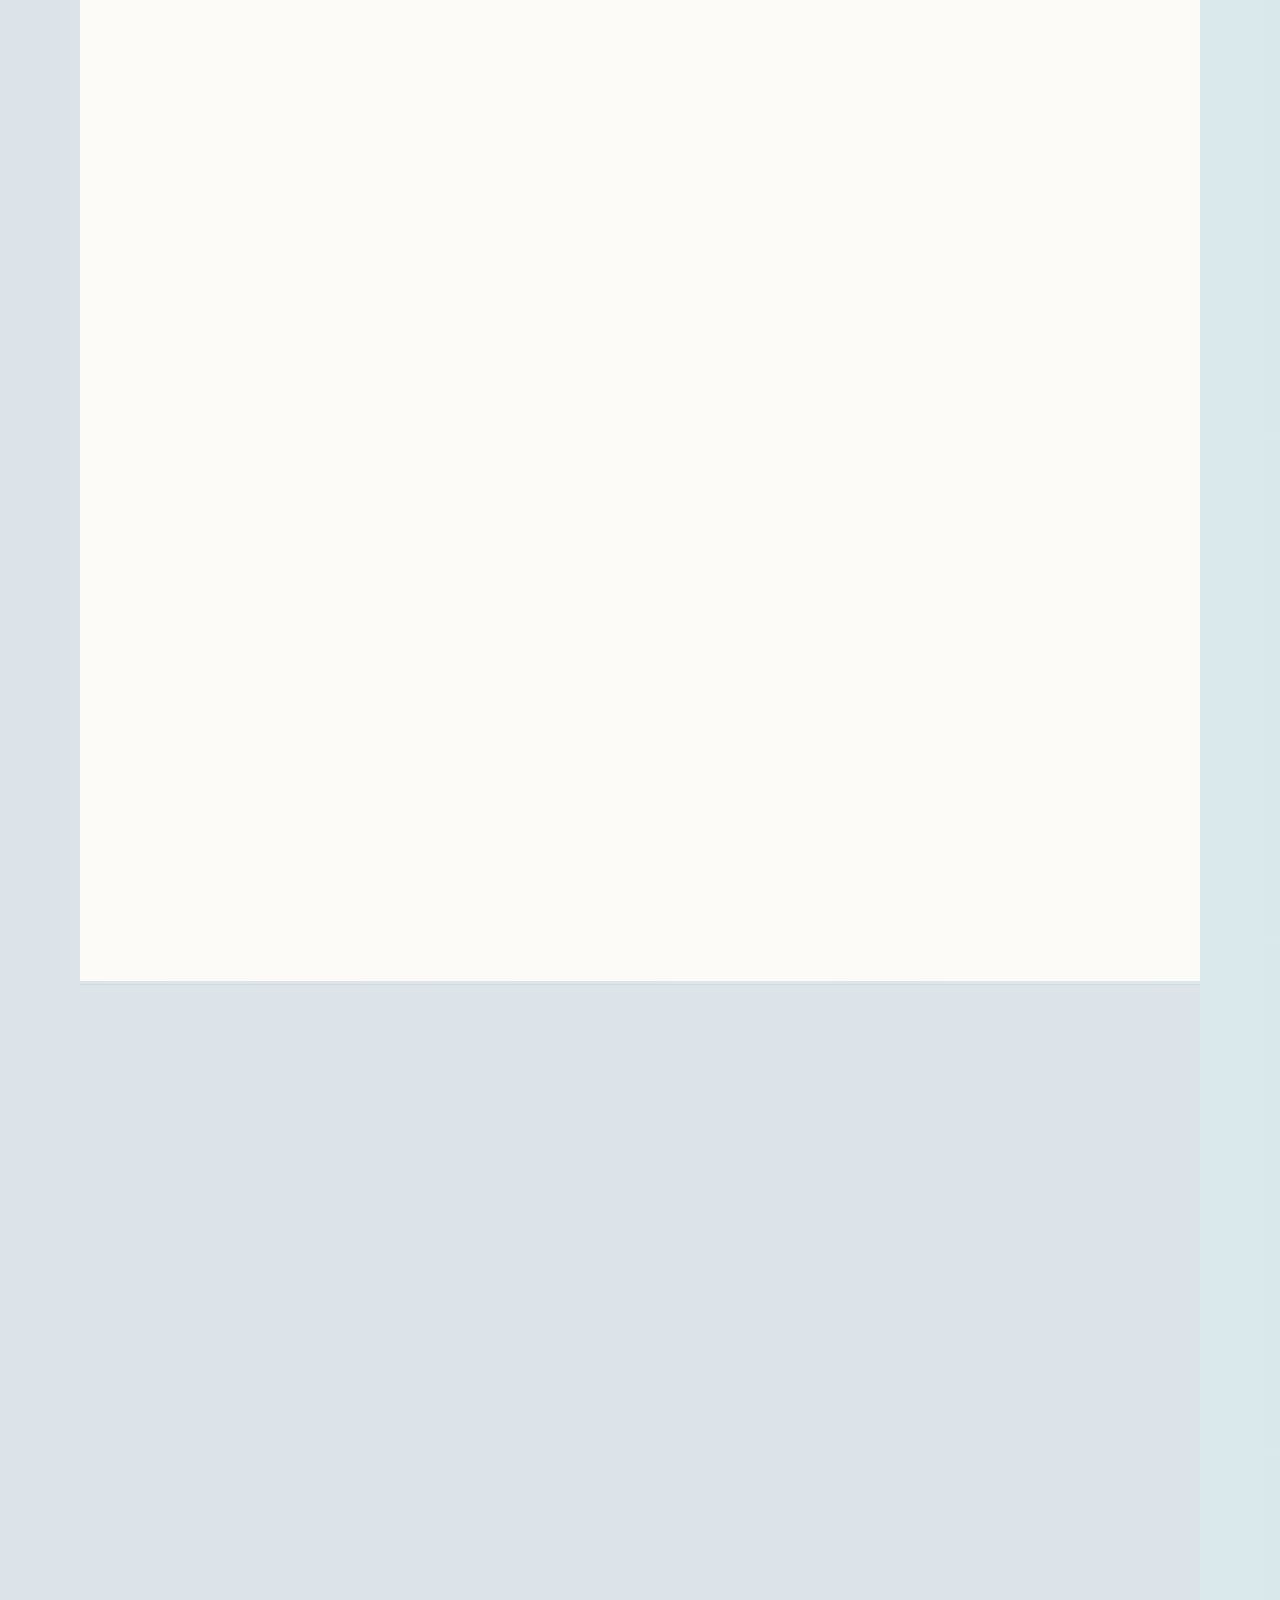
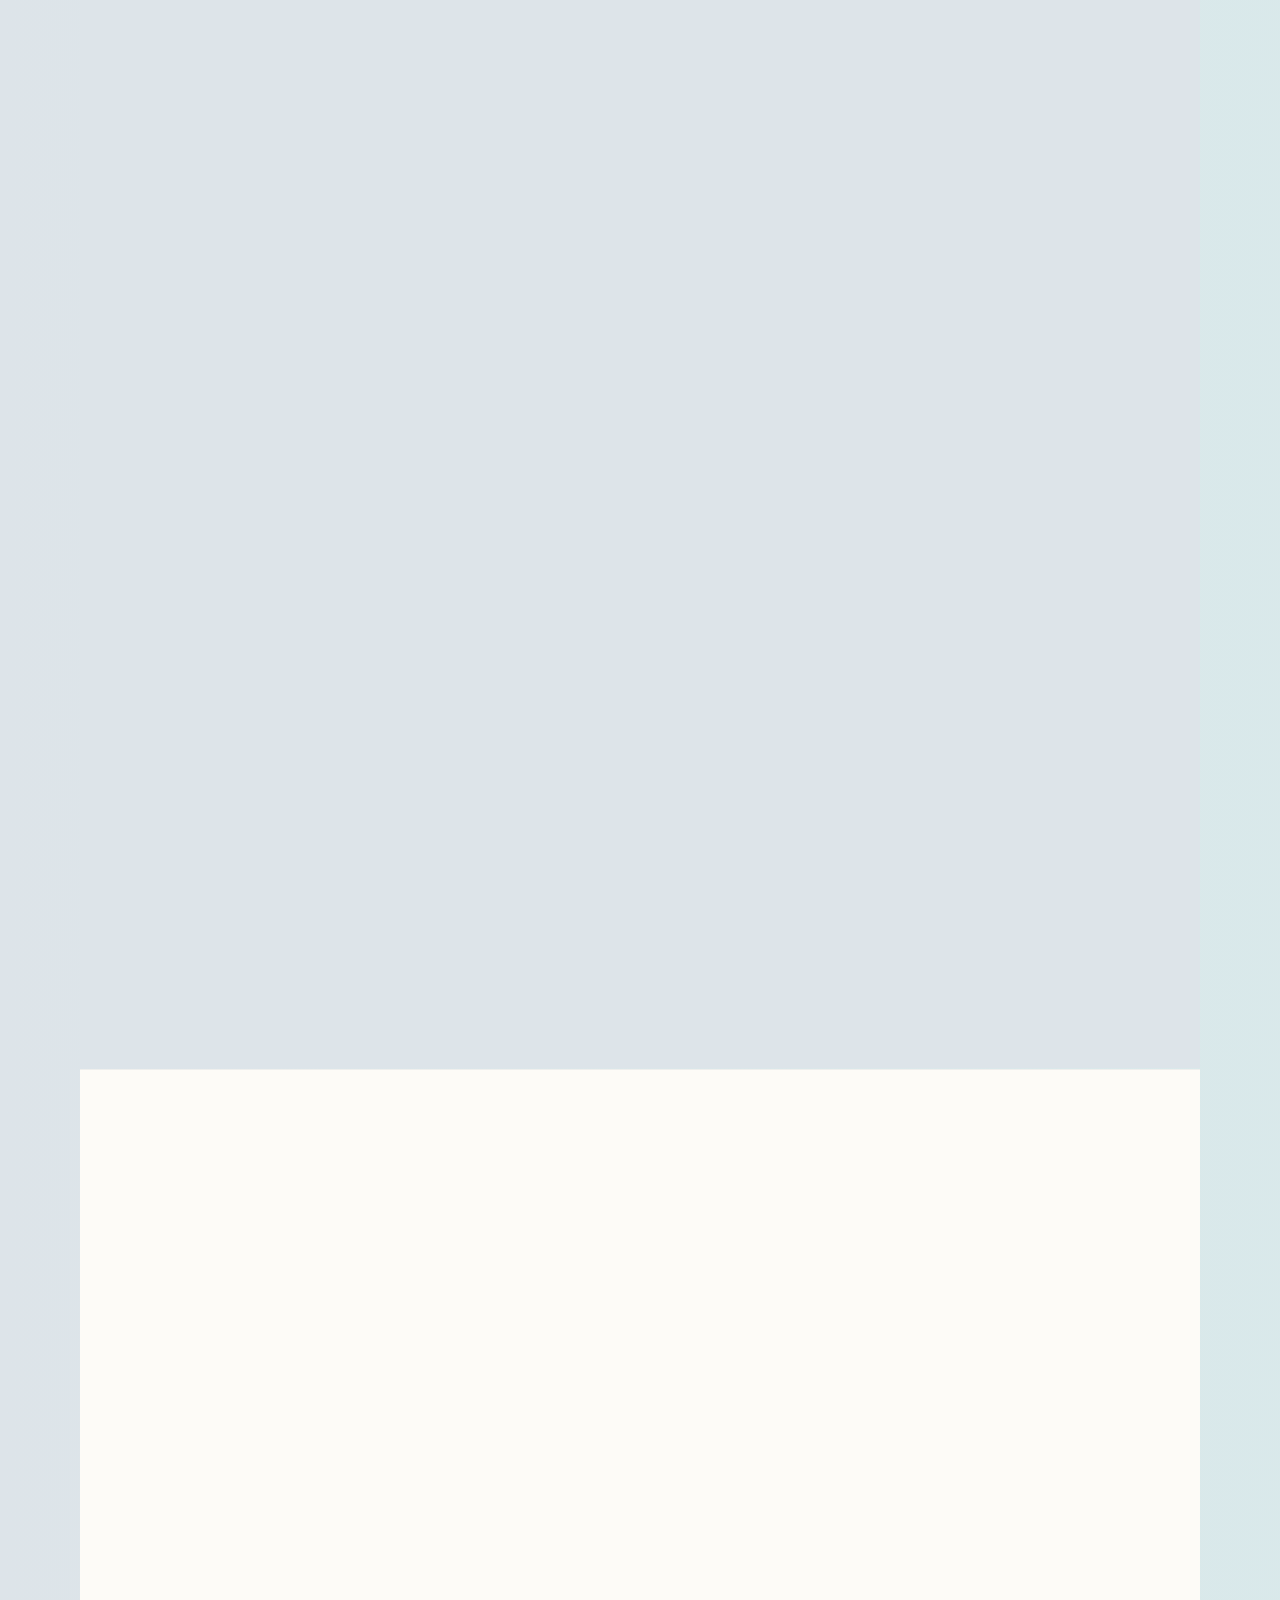
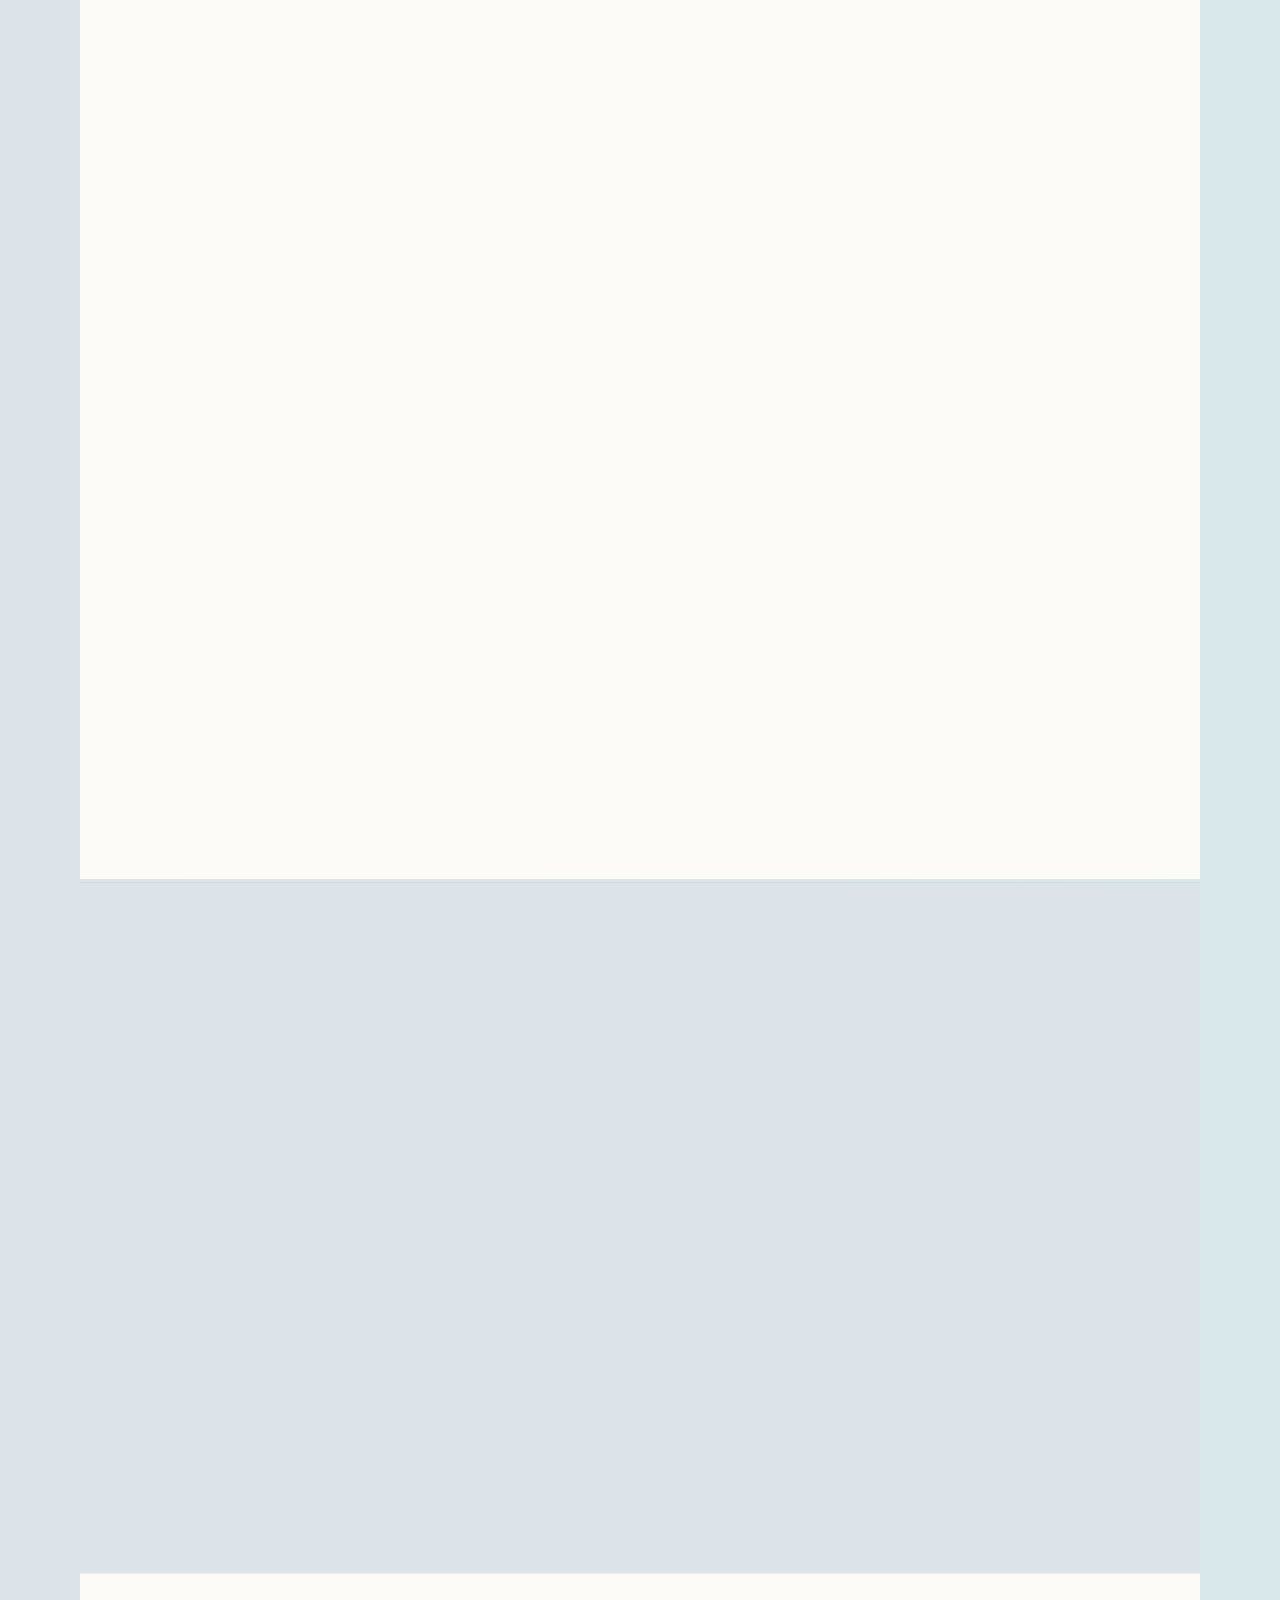
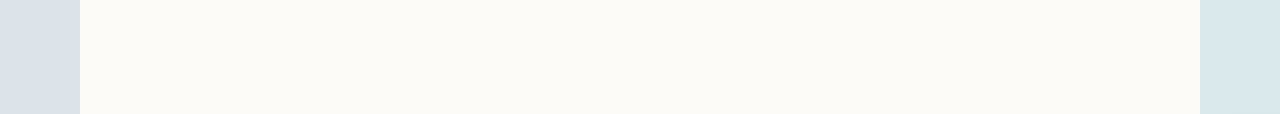
<file: services.html>
<!DOCTYPE html>
<html lang="en">
<head>
  <meta charset="UTF-8">
  <meta name="viewport" content="width=device-width, initial-scale=1.0">
  <title>Services | LUR Growth | Nonprofit Strategic Advisory and Systems Architecture</title>
  <meta name="description" content="Six nonprofit consulting engagement models: execution architecture, systems embedding, transitional bridge, crisis reset, executive advisory, and capacity systems design. Winston-Salem, NC.">
  <meta name="keywords" content="nonprofit consulting services, nonprofit strategic planning, nonprofit crisis management, nonprofit systems design, nonprofit capacity building consultant, nonprofit AI systems">
  <meta property="og:title" content="Services | LUR Growth | Nonprofit Strategic Advisory">
  <meta property="og:description" content="Six nonprofit consulting engagement models: execution architecture, systems embedding, transitional bridge, crisis reset, executive advisory, and capacity systems design. Winston-Salem, NC.">
  <meta property="og:type" content="website">
  <meta property="og:url" content="https://www.lurgrowth.com/services.html">
  <meta name="twitter:card" content="summary_large_image">
  <meta name="twitter:title" content="Services | LUR Growth | Nonprofit Strategic Advisory">
  <meta name="twitter:description" content="Six nonprofit consulting engagement models: execution architecture, systems embedding, transitional bridge, crisis reset, executive advisory, and capacity systems design. Winston-Salem, NC.">
  <link rel="canonical" href="https://www.lurgrowth.com/services.html">
  <link rel="icon" type="image/png" href="assets/favicon.png">
  <link rel="stylesheet" href="css/styles.css">

  <script type="application/ld+json">
  {
    "@context": "https://schema.org",
    "@type": "Service",
    "serviceType": "Nonprofit Strategic Advisory",
    "provider": {
      "@type": "LocalBusiness",
      "name": "LUR Growth",
      "address": {
        "@type": "PostalAddress",
        "addressLocality": "Winston-Salem",
        "addressRegion": "NC"
      }
    },
    "areaServed": "US",
    "description": "Strategic advisory and systems architecture for mission-driven organizations."
  }
  </script>
</head>
<body>
  <div class="grain" aria-hidden="true"></div>

  <!-- Navigation -->
  <nav class="nav scrolled" role="navigation" aria-label="Main navigation">
    <div class="nav__inner">
      <a href="index.html" class="nav__logo" aria-label="LUR's Strategic Growth Innovators Home">
        <img src="assets/lur-icon.png" alt="" class="nav__logo-icon">
        <span class="nav__logo-wordmark">
          <span class="nav__logo-lur">LUR</span>
          <span class="nav__logo-tagline">The Nonprofit Thrive Architect<sup>™</sup></span>
        </span>
      </a>
      <div class="nav__links" id="navLinks">
        <a href="index.html" class="nav__link">Home</a>
        <a href="about.html" class="nav__link">About</a>
        <a href="services.html" class="nav__link active">Services</a>
        <a href="speaking.html" class="nav__link">Speaking</a>
        <a href="courses.html" class="nav__link">Learn</a>
        <a href="blog.html" class="nav__link">Blog</a>
        <a href="contact.html" class="nav__cta">Connect</a>
      </div>
      <button class="nav__toggle" id="navToggle" aria-label="Toggle navigation menu" aria-expanded="false">
        <span></span>
        <span></span>
        <span></span>
      </button>
    </div>
  </nav>

  <!-- Page Header -->
  <header class="page-header">
    <h1 class="page-header__title">Services</h1>
    <p class="page-header__subtitle">Six engagement models designed to meet nonprofits wherever they are.</p>
  </header>

  <!-- Positioning -->
  <section class="positioning reveal">
    <p class="positioning__text">We help nonprofits stop carrying strategy on people and start embedding it into systems, so shifts in funding, policy, and leadership do not destabilize the organization.</p>
    <div class="positioning__line"></div>
  </section>

  <!-- Service 1 -->
  <section class="section section--cream" id="execution-architecture">
    <div class="section__inner">
      <div class="about-grid">
        <div class="reveal-left">
          <p class="section__tag">Service 01</p>
          <h2 class="section__title">Strategic Impact Execution</h2>
          <p class="service-card__phase" style="font-size: 1.1rem; margin-bottom: var(--space-md);">Phase 1, 90-Day Execution Architecture</p>
        </div>
        <div class="reveal-right">
          <p style="font-size: 1rem; line-height: 1.8; color: var(--charcoal); margin-bottom: var(--space-sm);">This is where strategy becomes operational. In 90 days, we translate your organization's strategic goals into clear execution systems with defined ownership, measurable milestones, and sustainable workflows.</p>
          <p style="font-size: 1rem; line-height: 1.8; color: var(--charcoal); margin-bottom: var(--space-sm);">The result is an architecture that your team can run without depending on a single person to hold it together. Goals become trackable. Responsibilities become visible. Progress becomes measurable.</p>
          <h3 style="font-family: var(--font-heading); color: var(--navy); margin-top: var(--space-md); margin-bottom: var(--space-xs);">What This Includes</h3>
          <ul style="list-style: disc; padding-left: 1.2rem; color: var(--charcoal); line-height: 2;">
            <li>Organizational assessment and strategic alignment review</li>
            <li>Execution architecture design with clear milestones</li>
            <li>Workflow mapping and ownership assignment</li>
            <li>Progress tracking systems and accountability structures</li>
            <li>90-day implementation roadmap</li>
          </ul>
        </div>
      </div>
    </div>
  </section>

  <!-- Service 2 -->
  <section class="section section--cream-dark" id="systems-embedding">
    <div class="section__inner">
      <div class="about-grid" style="direction: rtl;">
        <div class="reveal-right" style="direction: ltr;">
          <p class="section__tag">Service 02</p>
          <h2 class="section__title">Strategic Impact Execution</h2>
          <p class="service-card__phase" style="font-size: 1.1rem; margin-bottom: var(--space-md);">Phase 2, Systems Embedding</p>
        </div>
        <div class="reveal-left" style="direction: ltr;">
          <p style="font-size: 1rem; line-height: 1.8; color: var(--charcoal); margin-bottom: var(--space-sm);">Building on the architecture from Phase 1, this engagement embeds strategy into the daily operations of your organization. The goal is simple: when people leave, transition, or shift roles, the work continues without disruption.</p>
          <p style="font-size: 1rem; line-height: 1.8; color: var(--charcoal); margin-bottom: var(--space-sm);">We design knowledge transfer protocols, operational documentation, and decision-making frameworks that live inside the organization, not inside any one person.</p>
          <h3 style="font-family: var(--font-heading); color: var(--navy); margin-top: var(--space-md); margin-bottom: var(--space-xs);">What This Includes</h3>
          <ul style="list-style: disc; padding-left: 1.2rem; color: var(--charcoal); line-height: 2;">
            <li>Systems integration and operational embedding</li>
            <li>Knowledge transfer protocols and documentation</li>
            <li>Decision-making frameworks and escalation paths</li>
            <li>Staff training and capacity building</li>
            <li>Sustainability assessment and handoff planning</li>
          </ul>
        </div>
      </div>
    </div>
  </section>

  <!-- Service 3 -->
  <section class="section section--cream" id="transitional-bridge">
    <div class="section__inner">
      <div class="about-grid">
        <div class="reveal-left">
          <p class="section__tag">Service 03</p>
          <h2 class="section__title">Transitional Bridge Engagement</h2>
          <p class="service-card__phase" style="font-size: 1.1rem; margin-bottom: var(--space-md);">90 Days</p>
        </div>
        <div class="reveal-right">
          <p style="font-size: 1rem; line-height: 1.8; color: var(--charcoal); margin-bottom: var(--space-sm);">Leadership transitions, funding shifts, and structural changes can destabilize even strong organizations. This engagement provides steady, strategic support while your organization navigates the in-between.</p>
          <p style="font-size: 1rem; line-height: 1.8; color: var(--charcoal); margin-bottom: var(--space-sm);">We hold the strategic center so the team can focus on the transition itself. The organization stays grounded while decisions get made, roles get clarified, and operations continue moving forward.</p>
          <h3 style="font-family: var(--font-heading); color: var(--navy); margin-top: var(--space-md); margin-bottom: var(--space-xs);">Best Suited For</h3>
          <ul style="list-style: disc; padding-left: 1.2rem; color: var(--charcoal); line-height: 2;">
            <li>Executive director transitions</li>
            <li>Board restructuring or governance shifts</li>
            <li>Major funder changes or grant cycle disruptions</li>
            <li>Organizational mergers or program consolidation</li>
            <li>Post-crisis stabilization periods</li>
          </ul>
        </div>
      </div>
    </div>
  </section>

  <!-- Service 4 -->
  <section class="section section--cream-dark" id="crisis-reset">
    <div class="section__inner">
      <div class="about-grid" style="direction: rtl;">
        <div class="reveal-right" style="direction: ltr;">
          <p class="section__tag">Service 04</p>
          <h2 class="section__title">Crisis Reset</h2>
          <p class="service-card__phase" style="font-size: 1.1rem; margin-bottom: var(--space-md);">90 Days</p>
        </div>
        <div class="reveal-left" style="direction: ltr;">
          <p style="font-size: 1rem; line-height: 1.8; color: var(--charcoal); margin-bottom: var(--space-sm);">For organizations in acute distress, this engagement provides immediate assessment, stabilization, and a clear path forward. We do not come in with assumptions. We assess what is actually happening, identify the most urgent structural gaps, and rebuild the operational foundation.</p>
          <p style="font-size: 1rem; line-height: 1.8; color: var(--charcoal); margin-bottom: var(--space-sm);">The goal is to move leadership from reactive survival to deliberate, grounded progress within 90 days.</p>
          <h3 style="font-family: var(--font-heading); color: var(--navy); margin-top: var(--space-md); margin-bottom: var(--space-xs);">What This Addresses</h3>
          <ul style="list-style: disc; padding-left: 1.2rem; color: var(--charcoal); line-height: 2;">
            <li>Financial instability or cash flow crises</li>
            <li>Board dysfunction or governance breakdown</li>
            <li>Staff turnover and operational collapse</li>
            <li>Loss of major funding or program discontinuation</li>
            <li>Reputational challenges requiring structural response</li>
          </ul>
        </div>
      </div>
    </div>
  </section>

  <!-- Service 5 -->
  <section class="section section--cream" id="executive-advisory">
    <div class="section__inner">
      <div class="about-grid">
        <div class="reveal-left">
          <p class="section__tag">Service 05</p>
          <h2 class="section__title">Regenerative Nonprofit Leadership</h2>
          <p class="service-card__phase" style="font-size: 1.1rem; margin-bottom: var(--space-md);">Executive Advisory Retainer</p>
        </div>
        <div class="reveal-right">
          <p style="font-size: 1rem; line-height: 1.8; color: var(--charcoal); margin-bottom: var(--space-sm);">This is a sustained advisory partnership for executive directors and senior leaders who want ongoing strategic counsel. Not a coach. Not a consultant who shows up once. A trusted advisor who understands your organization deeply and helps you navigate decisions with clarity.</p>
          <p style="font-size: 1rem; line-height: 1.8; color: var(--charcoal); margin-bottom: var(--space-sm);">The retainer model allows for consistent, responsive support that adapts to the rhythm of your leadership, whether you are preparing for a board meeting, navigating a funding conversation, or making a difficult personnel decision.</p>
          <h3 style="font-family: var(--font-heading); color: var(--navy); margin-top: var(--space-md); margin-bottom: var(--space-xs);">What This Includes</h3>
          <ul style="list-style: disc; padding-left: 1.2rem; color: var(--charcoal); line-height: 2;">
            <li>Regular strategic advisory sessions</li>
            <li>Board preparation and governance guidance</li>
            <li>Organizational health monitoring</li>
            <li>Decision-making support for complex situations</li>
            <li>Priority access for time-sensitive matters</li>
          </ul>
        </div>
      </div>
    </div>
  </section>

  <!-- Service 6 -->
  <section class="section section--cream-dark" id="capacity-advisory">
    <div class="section__inner">
      <div class="about-grid" style="direction: rtl;">
        <div class="reveal-right" style="direction: ltr;">
          <p class="section__tag">Service 06</p>
          <h2 class="section__title">Capacity Advisory</h2>
          <p class="service-card__phase" style="font-size: 1.1rem; margin-bottom: var(--space-md);">Systems Design and Implementation</p>
        </div>
        <div class="reveal-left" style="direction: ltr;">
          <p style="font-size: 1rem; line-height: 1.8; color: var(--charcoal); margin-bottom: var(--space-sm);">We design systems that reduce manual staff burden, create operational clarity, and free leadership to focus on mission. The outcome is measurable: time saved, money protected, focus restored.</p>
          <p style="font-size: 1rem; line-height: 1.8; color: var(--charcoal); margin-bottom: var(--space-sm);">This is not about adopting new platforms for the sake of modernization. It is about identifying where your team is spending time on tasks that could be systematized, and building the infrastructure to reclaim that capacity for mission-critical work.</p>
          <h3 style="font-family: var(--font-heading); color: var(--navy); margin-top: var(--space-md); margin-bottom: var(--space-xs);">Outcomes</h3>
          <ul style="list-style: disc; padding-left: 1.2rem; color: var(--charcoal); line-height: 2;">
            <li>Reduced manual administrative burden</li>
            <li>Automated reporting and data visibility</li>
            <li>Streamlined workflows and process documentation</li>
            <li>Operational clarity across teams and departments</li>
            <li>Leadership time redirected to strategic priorities</li>
          </ul>
        </div>
      </div>
    </div>
  </section>

  <!-- Proof Point -->
  <section class="section section--cream">
    <div class="section__inner">
      <p class="section__tag reveal">In Practice</p>
      <h2 class="section__title reveal">Recent Engagement</h2>
      <div class="proof reveal">
        <p class="proof__text">We recently designed and deployed a customized capacity system for a foundation-supported nonprofit managing named fund stewardship. Their team now has automated reporting, real-time fund visibility, and significantly reduced manual administrative load. We remain their ongoing infrastructure partner.</p>
      </div>
    </div>
  </section>

  <!-- CTA -->
  <section class="section section--navy" style="text-align: center;">
    <div class="section__inner">
      <h2 class="section__title reveal" style="color: var(--white);">Not sure which engagement fits.</h2>
      <p class="section__subtitle reveal" style="margin-left: auto; margin-right: auto;">That is what the first conversation is for. We will listen, assess, and recommend the right path forward for your organization.</p>
      <a href="contact.html" class="btn btn--primary reveal">Worth a Conversation</a>
    </div>
  </section>

  <!-- Footer -->
  <footer class="footer" role="contentinfo">
    <div class="footer__inner">
      <div>
        <div class="footer__brand-lockup">
          <img src="assets/lur-icon.png" alt="" class="footer__brand-icon">
          <div>
            <p class="footer__brand">LUR</p>
            <p class="footer__brand-tagline">The Nonprofit Thrive Architect<sup>™</sup></p>
          </div>
        </div>
        <p class="footer__description">The Nonprofit Thrive Architect. We help nonprofits stop carrying strategy on people and start embedding it into systems.</p>
      </div>
      <div>
        <p class="footer__heading">Navigate</p>
        <a href="index.html" class="footer__link">Home</a>
        <a href="about.html" class="footer__link">About</a>
        <a href="services.html" class="footer__link">Services</a>
        <a href="speaking.html" class="footer__link">Speaking</a>
        <a href="courses.html" class="footer__link">Learn</a>
        <a href="blog.html" class="footer__link">Blog</a>
        <a href="contact.html" class="footer__link">Contact</a>
      </div>
      <div>
        <p class="footer__heading">Connect</p>
        <a href="contact.html" class="footer__link">Schedule a Conversation</a>
        <a href="speaking.html" class="footer__link">Speaking Inquiries</a>
        <p class="footer__link" style="margin-top: var(--space-sm);">Winston-Salem, NC</p>
        <div class="footer__social">
          <a href="https://www.linkedin.com/company/lurgrowth" target="_blank" rel="noopener" class="footer__social-link" aria-label="LinkedIn">
            <svg viewBox="0 0 24 24" fill="currentColor"><path d="M20.447 20.452h-3.554v-5.569c0-1.328-.027-3.037-1.852-3.037-1.853 0-2.136 1.445-2.136 2.939v5.667H9.351V9h3.414v1.561h.046c.477-.9 1.637-1.85 3.37-1.85 3.601 0 4.267 2.37 4.267 5.455v6.286zM5.337 7.433a2.062 2.062 0 01-2.063-2.065 2.064 2.064 0 112.063 2.065zm1.782 13.019H3.555V9h3.564v11.452zM22.225 0H1.771C.792 0 0 .774 0 1.729v20.542C0 23.227.792 24 1.771 24h20.451C23.2 24 24 23.227 24 22.271V1.729C24 .774 23.2 0 22.222 0h.003z"/></svg>
          </a>
          <a href="https://www.facebook.com/LURGrowth/" target="_blank" rel="noopener" class="footer__social-link" aria-label="Facebook">
            <svg viewBox="0 0 24 24" fill="currentColor"><path d="M24 12.073c0-6.627-5.373-12-12-12s-12 5.373-12 12c0 5.99 4.388 10.954 10.125 11.854v-8.385H7.078v-3.47h3.047V9.43c0-3.007 1.792-4.669 4.533-4.669 1.312 0 2.686.235 2.686.235v2.953H15.83c-1.491 0-1.956.925-1.956 1.874v2.25h3.328l-.532 3.47h-2.796v8.385C19.612 23.027 24 18.062 24 12.073z"/></svg>
          </a>
          <a href="https://www.instagram.com/lurgrowth/" target="_blank" rel="noopener" class="footer__social-link" aria-label="Instagram">
            <svg viewBox="0 0 24 24" fill="currentColor"><path d="M12 2.163c3.204 0 3.584.012 4.85.07 3.252.148 4.771 1.691 4.919 4.919.058 1.265.069 1.645.069 4.849 0 3.205-.012 3.584-.069 4.849-.149 3.225-1.664 4.771-4.919 4.919-1.266.058-1.644.07-4.85.07-3.204 0-3.584-.012-4.849-.07-3.26-.149-4.771-1.699-4.919-4.92-.058-1.265-.07-1.644-.07-4.849 0-3.204.013-3.583.07-4.849.149-3.227 1.664-4.771 4.919-4.919 1.266-.057 1.645-.069 4.849-.069zM12 0C8.741 0 8.333.014 7.053.072 2.695.272.273 2.69.073 7.052.014 8.333 0 8.741 0 12c0 3.259.014 3.668.072 4.948.2 4.358 2.618 6.78 6.98 6.98C8.333 23.986 8.741 24 12 24c3.259 0 3.668-.014 4.948-.072 4.354-.2 6.782-2.618 6.979-6.98.059-1.28.073-1.689.073-4.948 0-3.259-.014-3.667-.072-4.947-.196-4.354-2.617-6.78-6.979-6.98C15.668.014 15.259 0 12 0zm0 5.838a6.162 6.162 0 100 12.324 6.162 6.162 0 000-12.324zM12 16a4 4 0 110-8 4 4 0 010 8zm6.406-11.845a1.44 1.44 0 100 2.881 1.44 1.44 0 000-2.881z"/></svg>
          </a>
          <a href="https://x.com/ThriveArchLR" target="_blank" rel="noopener" class="footer__social-link" aria-label="X (Twitter)">
            <svg viewBox="0 0 24 24" fill="currentColor"><path d="M18.244 2.25h3.308l-7.227 8.26 8.502 11.24H16.17l-5.214-6.817L4.99 21.75H1.68l7.73-8.835L1.254 2.25H8.08l4.713 6.231zm-1.161 17.52h1.833L7.084 4.126H5.117z"/></svg>
          </a>
        </div>
      </div>
    </div>
    <div class="footer__bottom">
      <p>&copy; 2026 LUR's Strategic Growth Innovators. All rights reserved.</p>
      <p>The Nonprofit Thrive Architect</p>
    </div>
  </footer>

  <script src="js/main.js" defer></script>
</body>
</html>
</file>
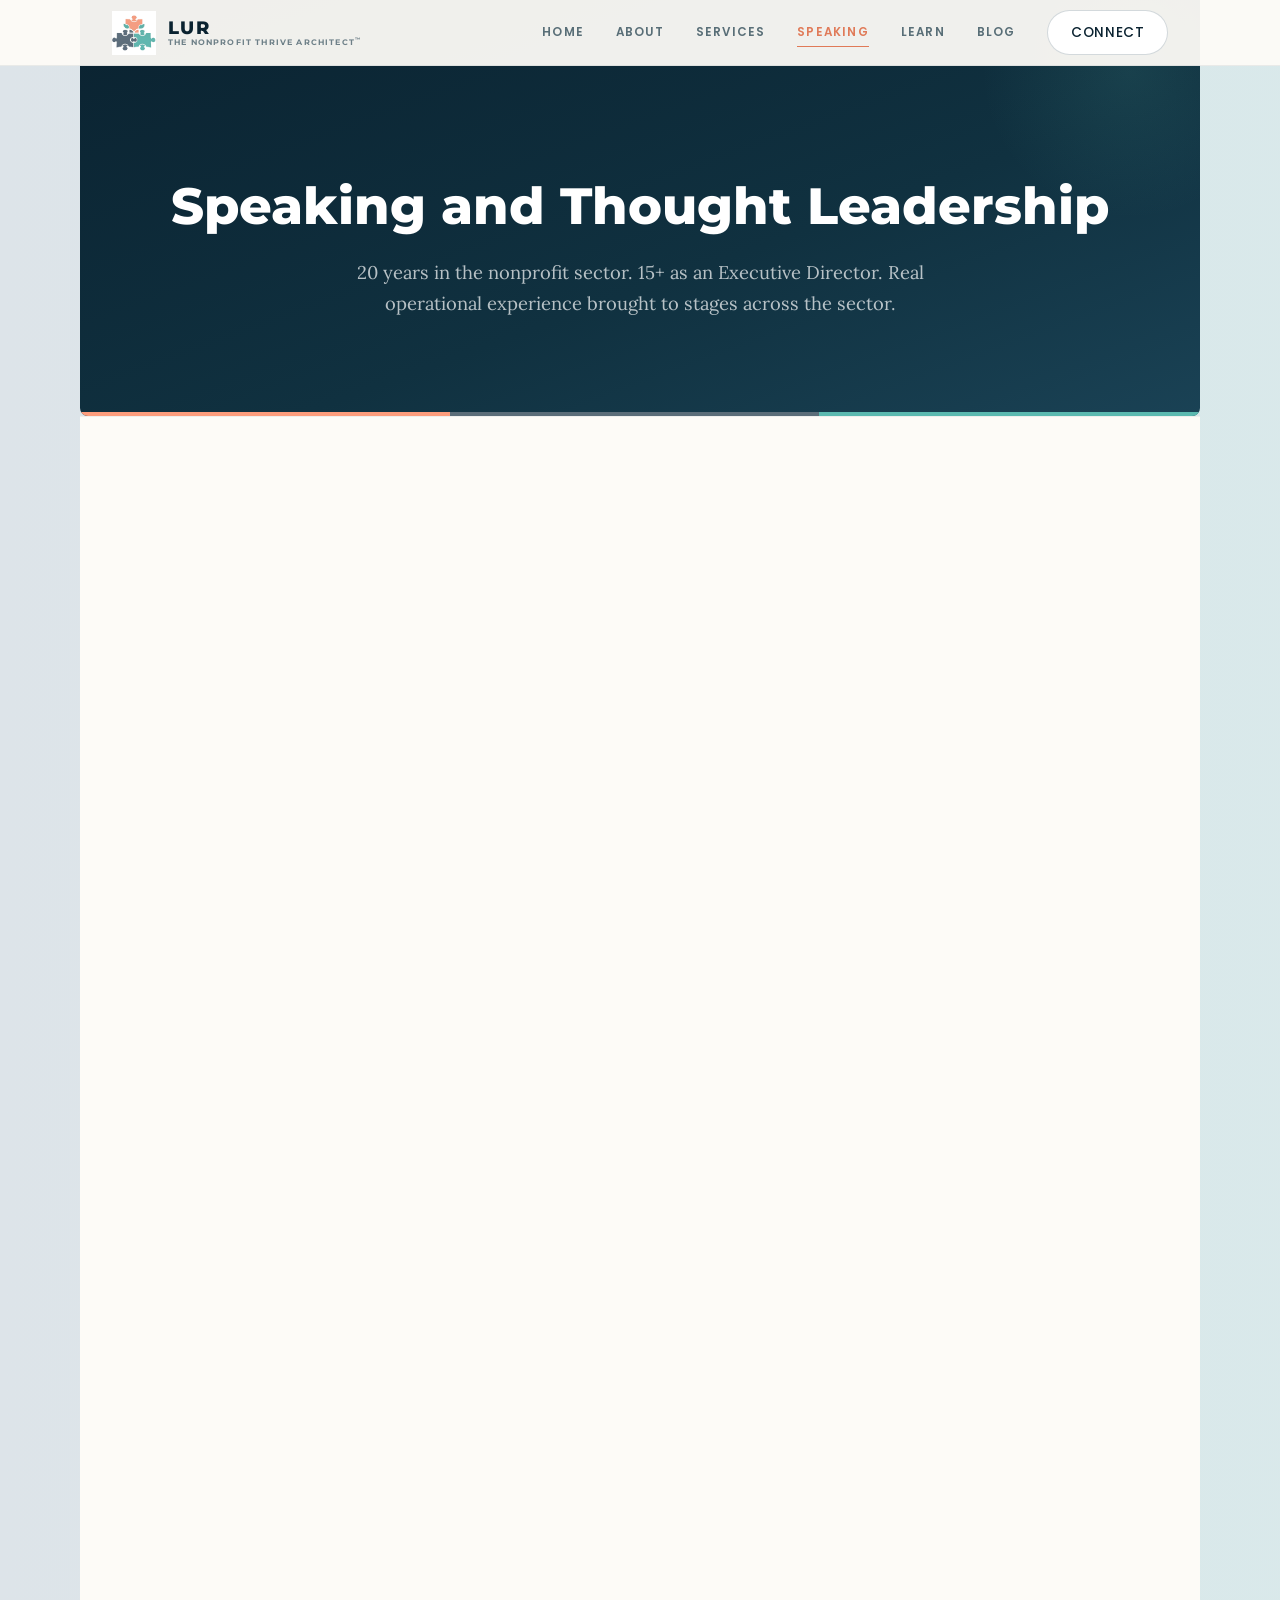
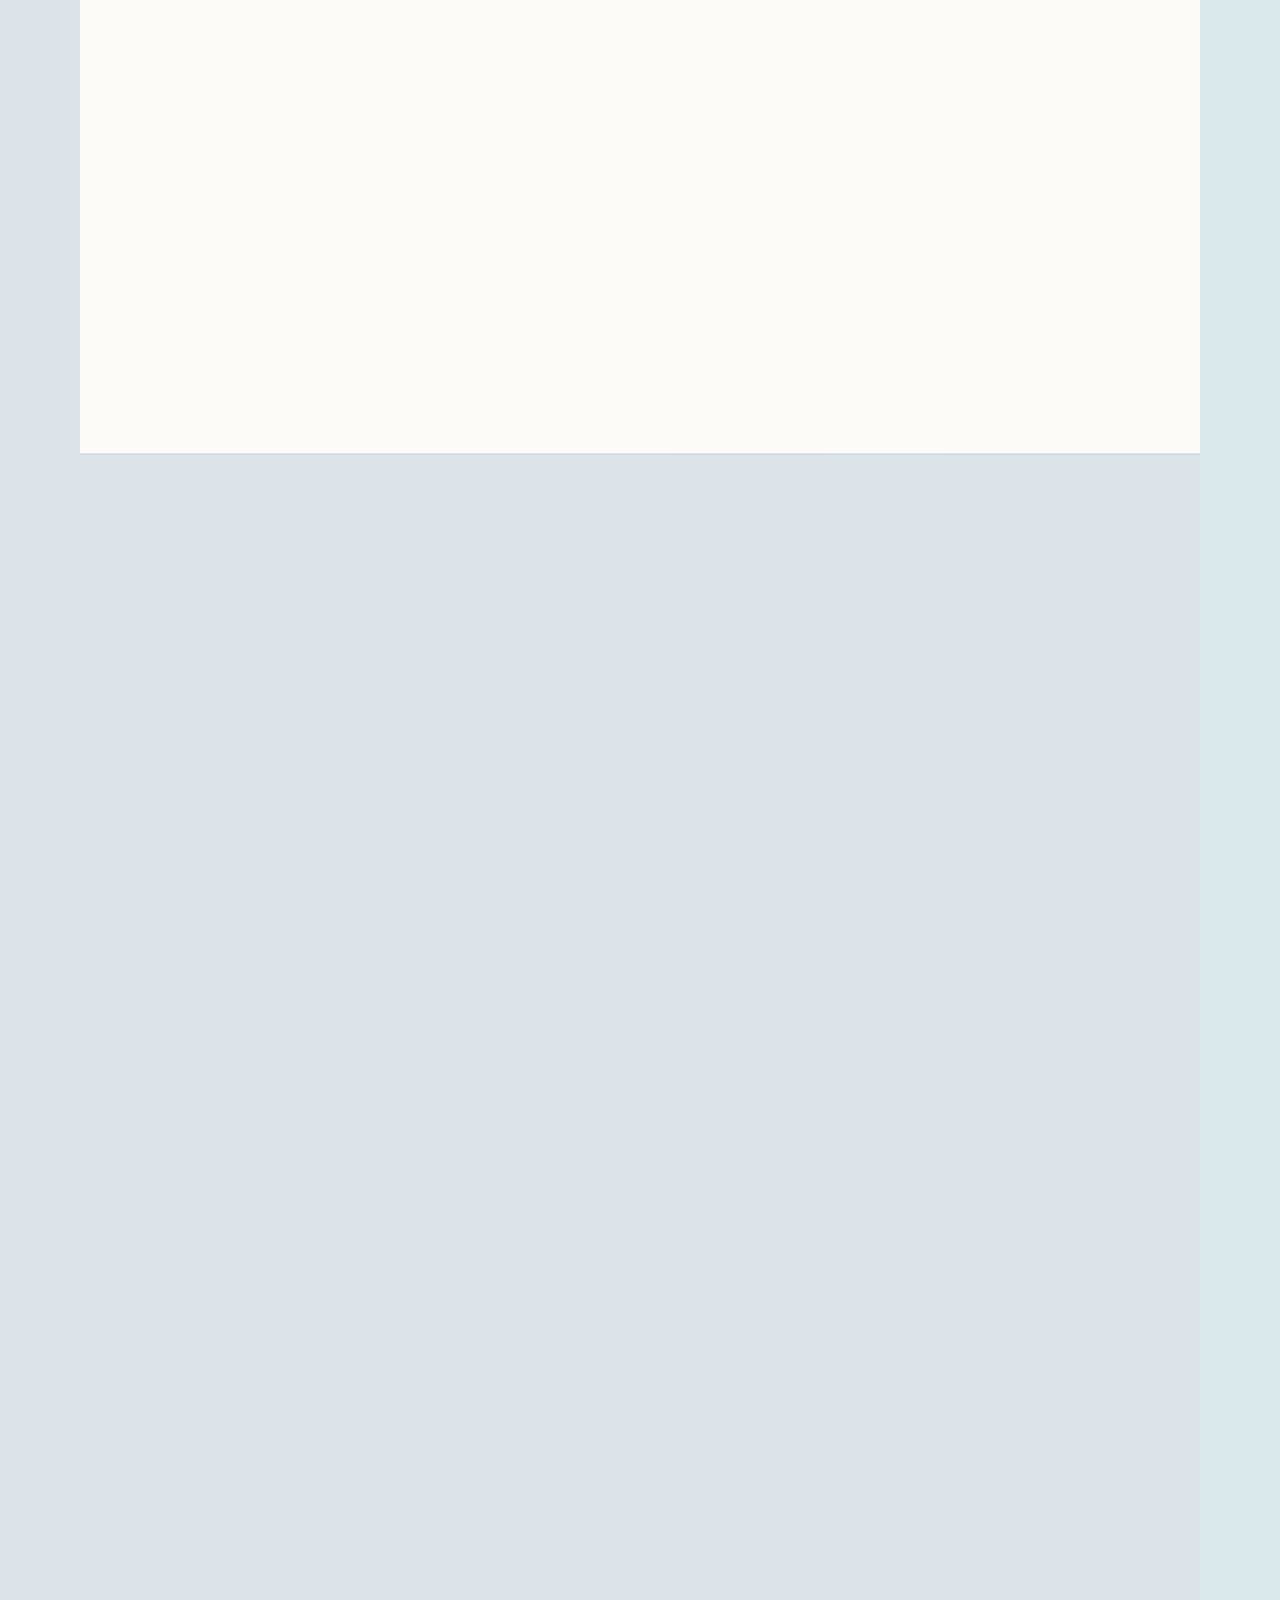
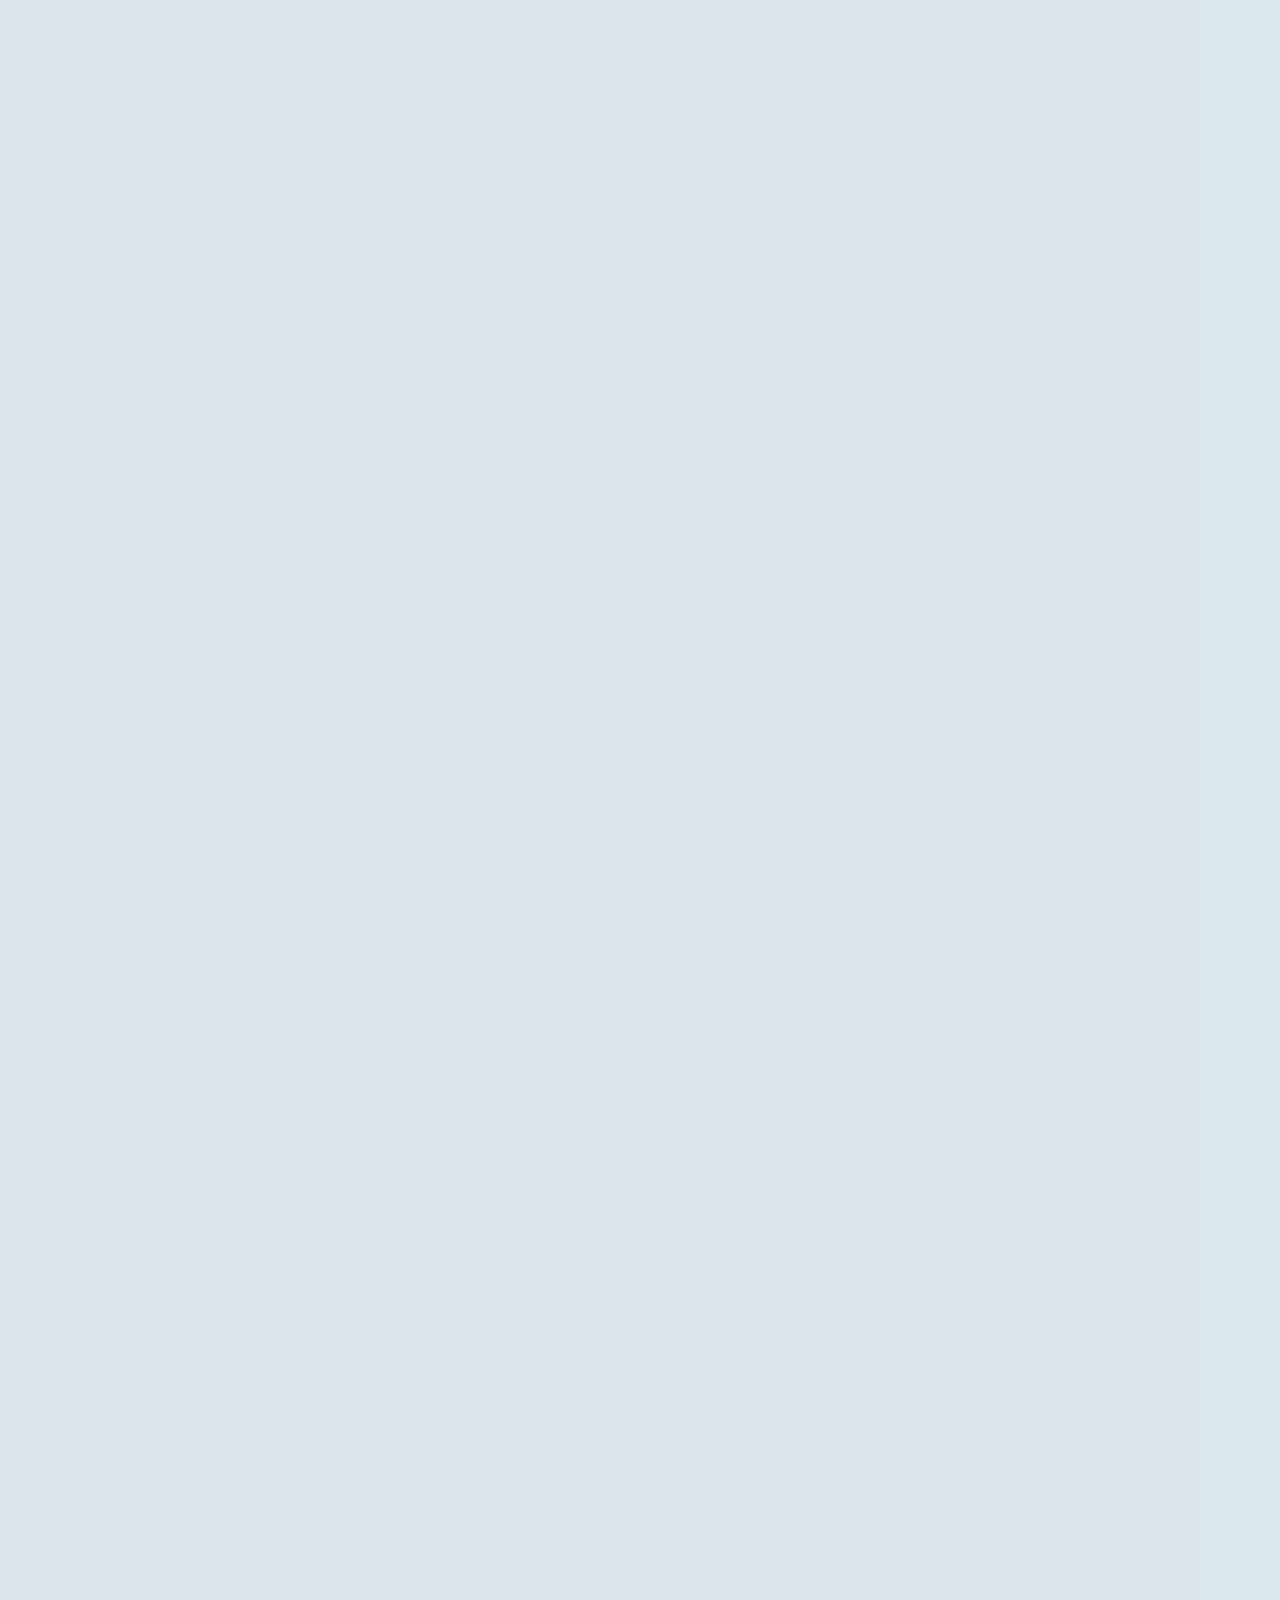
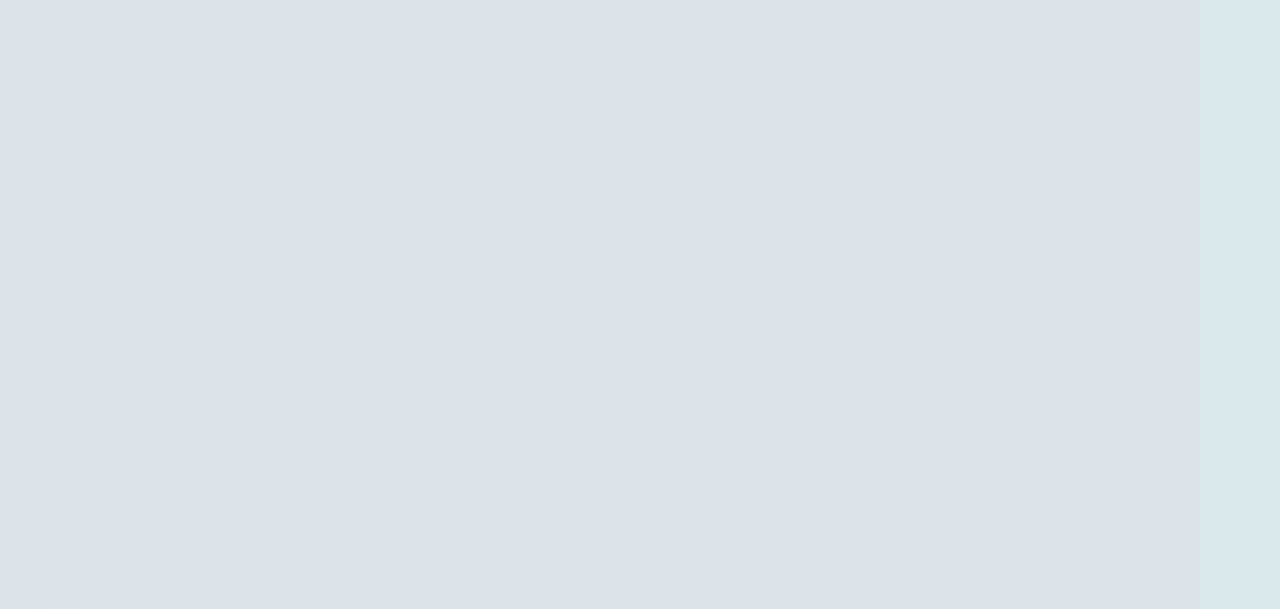
<file: speaking.html>
<!DOCTYPE html>
<html lang="en">
<head>
  <meta charset="UTF-8">
  <meta name="viewport" content="width=device-width, initial-scale=1.0">
  <title>Speaking and Thought Leadership | LUR Growth | Latoya Robinson</title>
  <meta name="description" content="Book Latoya Robinson for nonprofit conferences, workshops, and keynotes on capacity building, leadership sustainability, and AI for nonprofits. CPD-accredited speaker.">
  <meta name="keywords" content="nonprofit speaker, nonprofit leadership speaker, capacity building speaker, nonprofit conference speaker, Latoya Robinson speaking, nonprofit fundraising speaker, CPD accredited speaker, AI for nonprofits speaker">
  <meta property="og:title" content="Speaking and Thought Leadership | Latoya Robinson | LUR Growth">
  <meta property="og:description" content="Book Latoya Robinson for nonprofit conferences, workshops, and keynotes on capacity building, leadership sustainability, and AI for nonprofits. CPD-accredited speaker.">
  <meta property="og:type" content="website">
  <meta property="og:url" content="https://www.lurgrowth.com/speaking.html">
  <meta name="twitter:card" content="summary_large_image">
  <meta name="twitter:title" content="Speaking and Thought Leadership | Latoya Robinson | LUR Growth">
  <meta name="twitter:description" content="Book Latoya Robinson for nonprofit conferences, workshops, and keynotes on capacity building, leadership sustainability, and AI for nonprofits. CPD-accredited speaker.">
  <link rel="canonical" href="https://www.lurgrowth.com/speaking.html">
  <link rel="icon" type="image/png" href="assets/favicon.png">
  <link rel="stylesheet" href="css/styles.css">

  <script type="application/ld+json">
  {
    "@context": "https://schema.org",
    "@type": "Person",
    "name": "Latoya Robinson",
    "jobTitle": "Nonprofit Strategic Advisor, Speaker, and Creator of Impact Flow",
    "worksFor": {
      "@type": "Organization",
      "name": "LUR Growth"
    },
    "knowsAbout": [
      "Nonprofit Leadership",
      "Impact Flow Framework",
      "Agile Nonprofit Capacity Building",
      "Strategic Fundraising",
      "Crisis Stabilization",
      "Nonprofit Infrastructure",
      "Regenerative Leadership",
      "AI Integration for Nonprofits"
    ]
  }
  </script>

  <script type="application/ld+json">
  {
    "@context": "https://schema.org",
    "@type": "Event",
    "name": "AI for Nonprofit Capacity: Practical Systems for Leaders in Transition",
    "description": "A two-hour practical workshop on using AI tools to extend nonprofit capacity without adding headcount. Designed for executive directors, operations leads, and team managers navigating transition while maintaining service delivery.",
    "startDate": "2026-05-12T09:00:00-04:00",
    "endDate": "2026-05-12T11:00:00-04:00",
    "eventAttendanceMode": "https://schema.org/OfflineEventAttendanceMode",
    "eventStatus": "https://schema.org/EventScheduled",
    "location": {
      "@type": "Place",
      "name": "Intergenerational Center for Arts and Wellness, Room 209",
      "address": {
        "@type": "PostalAddress",
        "streetAddress": "114 W. 30th St",
        "addressLocality": "Winston-Salem",
        "addressRegion": "NC",
        "addressCountry": "US"
      }
    },
    "organizer": {
      "@type": "Organization",
      "name": "HandsOn Northwest North Carolina",
      "url": "https://www.handsonnwnc.org"
    },
    "performer": {
      "@type": "Person",
      "name": "Latoya Robinson",
      "jobTitle": "Founder and Principal Consultant",
      "worksFor": {
        "@type": "Organization",
        "name": "LUR Growth",
        "url": "https://www.lurgrowth.com"
      }
    }
  }
  </script>
</head>
<body>
  <div class="grain" aria-hidden="true"></div>

  <!-- Navigation -->
  <nav class="nav scrolled" role="navigation" aria-label="Main navigation">
    <div class="nav__inner">
      <a href="index.html" class="nav__logo" aria-label="LUR's Strategic Growth Innovators Home">
        <img src="assets/lur-icon.png" alt="" class="nav__logo-icon">
        <span class="nav__logo-wordmark">
          <span class="nav__logo-lur">LUR</span>
          <span class="nav__logo-tagline">The Nonprofit Thrive Architect<sup>™</sup></span>
        </span>
      </a>
      <div class="nav__links" id="navLinks">
        <a href="index.html" class="nav__link">Home</a>
        <a href="about.html" class="nav__link">About</a>
        <a href="services.html" class="nav__link">Services</a>
        <a href="speaking.html" class="nav__link active">Speaking</a>
        <a href="courses.html" class="nav__link">Learn</a>
        <a href="blog.html" class="nav__link">Blog</a>
        <a href="contact.html" class="nav__cta">Connect</a>
      </div>
      <button class="nav__toggle" id="navToggle" aria-label="Toggle navigation menu" aria-expanded="false">
        <span></span>
        <span></span>
        <span></span>
      </button>
    </div>
  </nav>

  <!-- Page Header -->
  <header class="page-header">
    <h1 class="page-header__title">Speaking and Thought Leadership</h1>
    <p class="page-header__subtitle">20 years in the nonprofit sector. 15+ as an Executive Director. Real operational experience brought to stages across the sector.</p>
  </header>

  <!-- Speaking Intro -->
  <section class="section section--cream">
    <div class="section__inner">
      <div class="about-grid">
        <figure class="about__portrait reveal-left">
          <img src="assets/latoya-headshot.jpg" alt="Latoya Robinson speaking">
          <figcaption>Latoya Robinson, M.S.</figcaption>
        </figure>
        <div class="reveal-right">
          <p style="font-size: 1.05rem; line-height: 1.8; color: var(--charcoal); margin-bottom: var(--space-sm);">Latoya brings 20 years in the nonprofit sector and 15+ years as an Executive Director to stages across the sector. She speaks to Executive Directors, board members, and emerging leaders on capacity building, agile nonprofit infrastructure, leadership sustainability, and the Impact Flow framework.</p>
          <p style="font-size: 1.05rem; line-height: 1.8; color: var(--charcoal);">Her sessions are grounded in real operational experience, not theory. Audiences leave with clarity about what needs to change, and a practical understanding of how to begin.</p>
        </div>
      </div>
    </div>
  </section>

  <!-- Upcoming Engagements -->
  <section class="section section--cream-dark">
    <div class="section__inner">
      <p class="section__tag reveal">Upcoming</p>
      <h2 class="section__title reveal">Upcoming Engagements</h2>

      <div class="engagement engagement--upcoming reveal" style="margin-top: var(--space-md);">
        <p class="engagement__date">Tuesday, May 12, 2026 &nbsp;&middot;&nbsp; 9:00 to 11:00 AM ET</p>
        <h3 class="engagement__title">AI for Nonprofit Capacity: Practical Systems for Leaders in Transition</h3>
        <p class="engagement__venue">HandsOn Northwest North Carolina &middot; Sustainability Series &middot; Room 209, Intergenerational Center for Arts and Wellness, 114 W. 30th St, Winston-Salem, NC</p>
        <p class="engagement__description">A two-hour practical workshop on using AI tools to extend nonprofit capacity without adding headcount. Designed for executive directors, operations leads, and team managers navigating transition while maintaining service delivery. Walk away with concrete workflows you can put to work the next day.</p>
        <a href="#" class="btn btn--primary" style="margin-top: var(--space-sm); display: inline-flex;" aria-disabled="true">Registration details coming soon</a>
        <p style="margin-top: 0.6rem; font-size: 0.85rem; color: var(--warm-gray); font-style: italic;">Hosted by HandsOn NWNC. A live registration link will replace this button as soon as it goes live.</p>
      </div>

      <div class="engagement reveal" style="margin-top: var(--space-lg);">
        <p class="engagement__date">October 20 to 21, 2026</p>
        <h3 class="engagement__title"><a href="https://www.ncnonprofits.org/conference" target="_blank" rel="noopener" style="color: inherit; text-decoration: underline; text-decoration-color: var(--coral); text-underline-offset: 3px;">NC Center for Nonprofits Conference 2026</a>, Featured Speaker</h3>
        <p class="engagement__venue">Embassy Suites, Concord, NC</p>
        <p class="engagement__description">Latoya returns to the NC Center for Nonprofits Conference as a featured speaker on nonprofit capacity, leadership protection, and sustainable infrastructure. Session details and schedule forthcoming.</p>
        <a href="https://www.ncnonprofits.org/conference" target="_blank" rel="noopener" style="display: inline-block; margin-top: var(--space-xs); font-size: 0.9rem; color: var(--teal-dark); font-weight: 600;">View conference details &rarr;</a>
      </div>
    </div>
  </section>

  <!-- Recent Engagements -->
  <section class="section section--cream">
    <div class="section__inner">
      <p class="section__tag reveal">Recent</p>
      <h2 class="section__title reveal">Recent Engagements</h2>

      <div class="engagement reveal">
        <p class="engagement__date">November 19 to 20, 2025</p>
        <h3 class="engagement__title"><a href="https://www.ncnonprofits.org/conference" target="_blank" rel="noopener" style="color: inherit;">Lead Through the Storm: Real-World Leadership and Funding Strategies for a New Nonprofit Era</a></h3>
        <p class="engagement__venue"><a href="https://www.ncnonprofits.org/conference" target="_blank" rel="noopener" style="color: inherit;">NC Center for Nonprofits Conference</a> &middot; Sheraton Imperial, Durham, NC</p>
        <p class="engagement__description">In an era of uncertainty and nonprofit burnout, leaders face relentless internal and external storms. This session explored real-world strategies for funding stability and sustainable leadership.</p>
      </div>

      <div class="engagement reveal">
        <p class="engagement__date">October 2024</p>
        <h3 class="engagement__title">Strategic Synergies: Elevating Nonprofit Impact through Integrated Fundraising and Donor Engagement</h3>
        <p class="engagement__venue">NC Center for Nonprofits Conference</p>
        <p class="engagement__description">Actionable strategies for elevating fundraising efforts, analyzing donor data, and cultivating lasting donor relationships that align with mission values.</p>
      </div>
    </div>
  </section>

  <!-- Podcast and Media -->
  <section class="section section--cream-dark">
    <div class="section__inner">
      <p class="section__tag reveal">Media</p>
      <h2 class="section__title reveal">Podcast and Media</h2>

      <div class="engagement reveal" style="margin-top: var(--space-md);">
        <p class="engagement__date">Released February 27, 2025 &nbsp;&middot;&nbsp; Episode #305</p>
        <h3 class="engagement__title">5 Steps for Balancing Leadership with Personal Wellness</h3>
        <p class="engagement__venue">Your Path to Nonprofit Leadership &middot; Hosted by Dr. Patton McDowell &middot; Armstrong McGuire (formerly PMA Nonprofit)</p>
        <p class="engagement__description">Latoya sits down with Dr. Patton McDowell to unpack how nonprofit leaders can sustain themselves while sustaining their organizations. The conversation covers operational boundaries, the cost of carrying strategy on one person, and what regenerative leadership looks like in practice.</p>
        <div style="display: flex; gap: var(--space-xs); flex-wrap: wrap; margin-top: var(--space-sm);">
          <a href="https://www.armstrongmcguire.com/podcast/305-5-steps-for-balancing-leadership-with-personal-wellness" target="_blank" rel="noopener" class="btn btn--dark">Listen to the episode</a>
          <a href="https://www.armstrongmcguire.com/podcast/305-5-steps-for-balancing-leadership-with-personal-wellness" target="_blank" rel="noopener" class="btn btn--outline" style="border-color: var(--slate); color: var(--slate);">Episode page</a>
        </div>
      </div>
    </div>
  </section>

  <!-- Speaking Topics -->
  <section class="section section--cream">
    <div class="section__inner">
      <p class="section__tag reveal">Expertise</p>
      <h2 class="section__title reveal">Speaking Topics</h2>
      <p class="section__subtitle reveal">Each topic can be tailored to keynotes, breakout sessions, half-day workshops, or full-day training engagements.</p>

      <div class="topics-grid stagger">
        <div class="topic-item">Crisis-to-Stability Infrastructure</div>
        <div class="topic-item">Strategic Impact Execution and Implementation</div>
        <div class="topic-item">Regenerative Nonprofit Leadership</div>
        <div class="topic-item">Operational Systems for Nonprofit Capacity</div>
        <div class="topic-item">Donor Engagement and Fundraising Strategy</div>
        <div class="topic-item">Board Governance and Capacity Building</div>
      </div>
    </div>
  </section>

  <!-- Speaking Inquiry -->
  <section class="section section--navy" id="speaking-inquiry">
    <div class="section__inner">
      <div class="contact-grid">
        <div class="reveal-left">
          <p class="section__tag">Inquiries</p>
          <h2 class="section__title" style="color: var(--white);">Speaking Inquiries</h2>
          <p style="color: rgba(255,255,255,0.7); line-height: 1.8; margin-bottom: var(--space-md);">Latoya is available for conferences, workshops, keynotes, panel discussions, and custom consulting presentations. To discuss availability and topics, please use the form or reach out directly.</p>
          <div style="margin-bottom: var(--space-sm);">
            <p style="color: rgba(255,255,255,0.7); font-size: 0.9rem;">Email</p>
            <p style="color: var(--white);">speaking@lurgrowth.com</p>
          </div>
          <div>
            <p style="color: rgba(255,255,255,0.7); font-size: 0.9rem;">Based in</p>
            <p style="color: var(--white);">Winston-Salem, NC</p>
          </div>
        </div>
        <div class="reveal-right">
          <form name="speaking-inquiry" method="POST" data-netlify="true">
            <input type="hidden" name="form-name" value="speaking-inquiry">
            <div class="form__group">
              <label for="sp-name" class="form__label">Your Name</label>
              <input type="text" id="sp-name" name="name" class="form__input" required>
            </div>
            <div class="form__group">
              <label for="sp-email" class="form__label">Email</label>
              <input type="email" id="sp-email" name="email" class="form__input" required>
            </div>
            <div class="form__group">
              <label for="sp-org" class="form__label">Organization</label>
              <input type="text" id="sp-org" name="organization" class="form__input">
            </div>
            <div class="form__group">
              <label for="sp-type" class="form__label">Engagement Type</label>
              <select id="sp-type" name="type" class="form__select">
                <option value="">Select type</option>
                <option value="keynote">Keynote</option>
                <option value="workshop">Workshop</option>
                <option value="panel">Panel Discussion</option>
                <option value="training">Training</option>
                <option value="consulting">Custom Consulting Presentation</option>
              </select>
            </div>
            <div class="form__group">
              <label for="sp-message" class="form__label">Details</label>
              <textarea id="sp-message" name="message" class="form__textarea" placeholder="Event name, date, audience, and any specific topics of interest."></textarea>
            </div>
            <button type="submit" class="btn btn--primary" style="width: 100%; justify-content: center;">Submit Inquiry</button>
          </form>
        </div>
      </div>
    </div>
  </section>

  <!-- Footer -->
  <footer class="footer" role="contentinfo">
    <div class="footer__inner">
      <div>
        <div class="footer__brand-lockup">
          <img src="assets/lur-icon.png" alt="" class="footer__brand-icon">
          <div>
            <p class="footer__brand">LUR</p>
            <p class="footer__brand-tagline">The Nonprofit Thrive Architect<sup>™</sup></p>
          </div>
        </div>
        <p class="footer__description">The Nonprofit Thrive Architect. We help nonprofits stop carrying strategy on people and start embedding it into systems.</p>
      </div>
      <div>
        <p class="footer__heading">Navigate</p>
        <a href="index.html" class="footer__link">Home</a>
        <a href="about.html" class="footer__link">About</a>
        <a href="services.html" class="footer__link">Services</a>
        <a href="speaking.html" class="footer__link">Speaking</a>
        <a href="courses.html" class="footer__link">Learn</a>
        <a href="blog.html" class="footer__link">Blog</a>
        <a href="contact.html" class="footer__link">Contact</a>
      </div>
      <div>
        <p class="footer__heading">Connect</p>
        <a href="contact.html" class="footer__link">Worth a Conversation</a>
        <a href="speaking.html" class="footer__link">Speaking Inquiries</a>
        <p class="footer__link" style="margin-top: var(--space-sm);">Winston-Salem, NC</p>
        <div class="footer__social">
          <a href="https://www.linkedin.com/company/lurgrowth" target="_blank" rel="noopener" class="footer__social-link" aria-label="LinkedIn">
            <svg viewBox="0 0 24 24" fill="currentColor"><path d="M20.447 20.452h-3.554v-5.569c0-1.328-.027-3.037-1.852-3.037-1.853 0-2.136 1.445-2.136 2.939v5.667H9.351V9h3.414v1.561h.046c.477-.9 1.637-1.85 3.37-1.85 3.601 0 4.267 2.37 4.267 5.455v6.286zM5.337 7.433a2.062 2.062 0 01-2.063-2.065 2.064 2.064 0 112.063 2.065zm1.782 13.019H3.555V9h3.564v11.452zM22.225 0H1.771C.792 0 0 .774 0 1.729v20.542C0 23.227.792 24 1.771 24h20.451C23.2 24 24 23.227 24 22.271V1.729C24 .774 23.2 0 22.222 0h.003z"/></svg>
          </a>
          <a href="https://www.facebook.com/LURGrowth/" target="_blank" rel="noopener" class="footer__social-link" aria-label="Facebook">
            <svg viewBox="0 0 24 24" fill="currentColor"><path d="M24 12.073c0-6.627-5.373-12-12-12s-12 5.373-12 12c0 5.99 4.388 10.954 10.125 11.854v-8.385H7.078v-3.47h3.047V9.43c0-3.007 1.792-4.669 4.533-4.669 1.312 0 2.686.235 2.686.235v2.953H15.83c-1.491 0-1.956.925-1.956 1.874v2.25h3.328l-.532 3.47h-2.796v8.385C19.612 23.027 24 18.062 24 12.073z"/></svg>
          </a>
          <a href="https://www.instagram.com/lurgrowth/" target="_blank" rel="noopener" class="footer__social-link" aria-label="Instagram">
            <svg viewBox="0 0 24 24" fill="currentColor"><path d="M12 2.163c3.204 0 3.584.012 4.85.07 3.252.148 4.771 1.691 4.919 4.919.058 1.265.069 1.645.069 4.849 0 3.205-.012 3.584-.069 4.849-.149 3.225-1.664 4.771-4.919 4.919-1.266.058-1.644.07-4.85.07-3.204 0-3.584-.012-4.849-.07-3.26-.149-4.771-1.699-4.919-4.92-.058-1.265-.07-1.644-.07-4.849 0-3.204.013-3.583.07-4.849.149-3.227 1.664-4.771 4.919-4.919 1.266-.057 1.645-.069 4.849-.069zM12 0C8.741 0 8.333.014 7.053.072 2.695.272.273 2.69.073 7.052.014 8.333 0 8.741 0 12c0 3.259.014 3.668.072 4.948.2 4.358 2.618 6.78 6.98 6.98C8.333 23.986 8.741 24 12 24c3.259 0 3.668-.014 4.948-.072 4.354-.2 6.782-2.618 6.979-6.98.059-1.28.073-1.689.073-4.948 0-3.259-.014-3.667-.072-4.947-.196-4.354-2.617-6.78-6.979-6.98C15.668.014 15.259 0 12 0zm0 5.838a6.162 6.162 0 100 12.324 6.162 6.162 0 000-12.324zM12 16a4 4 0 110-8 4 4 0 010 8zm6.406-11.845a1.44 1.44 0 100 2.881 1.44 1.44 0 000-2.881z"/></svg>
          </a>
          <a href="https://x.com/ThriveArchLR" target="_blank" rel="noopener" class="footer__social-link" aria-label="X (Twitter)">
            <svg viewBox="0 0 24 24" fill="currentColor"><path d="M18.244 2.25h3.308l-7.227 8.26 8.502 11.24H16.17l-5.214-6.817L4.99 21.75H1.68l7.73-8.835L1.254 2.25H8.08l4.713 6.231zm-1.161 17.52h1.833L7.084 4.126H5.117z"/></svg>
          </a>
        </div>
      </div>
    </div>
    <div class="footer__bottom">
      <p>&copy; 2026 LUR's Strategic Growth Innovators. All rights reserved.</p>
      <p>The Nonprofit Thrive Architect</p>
    </div>
  </footer>

  <script src="js/main.js" defer></script>
</body>
</html>
</file>
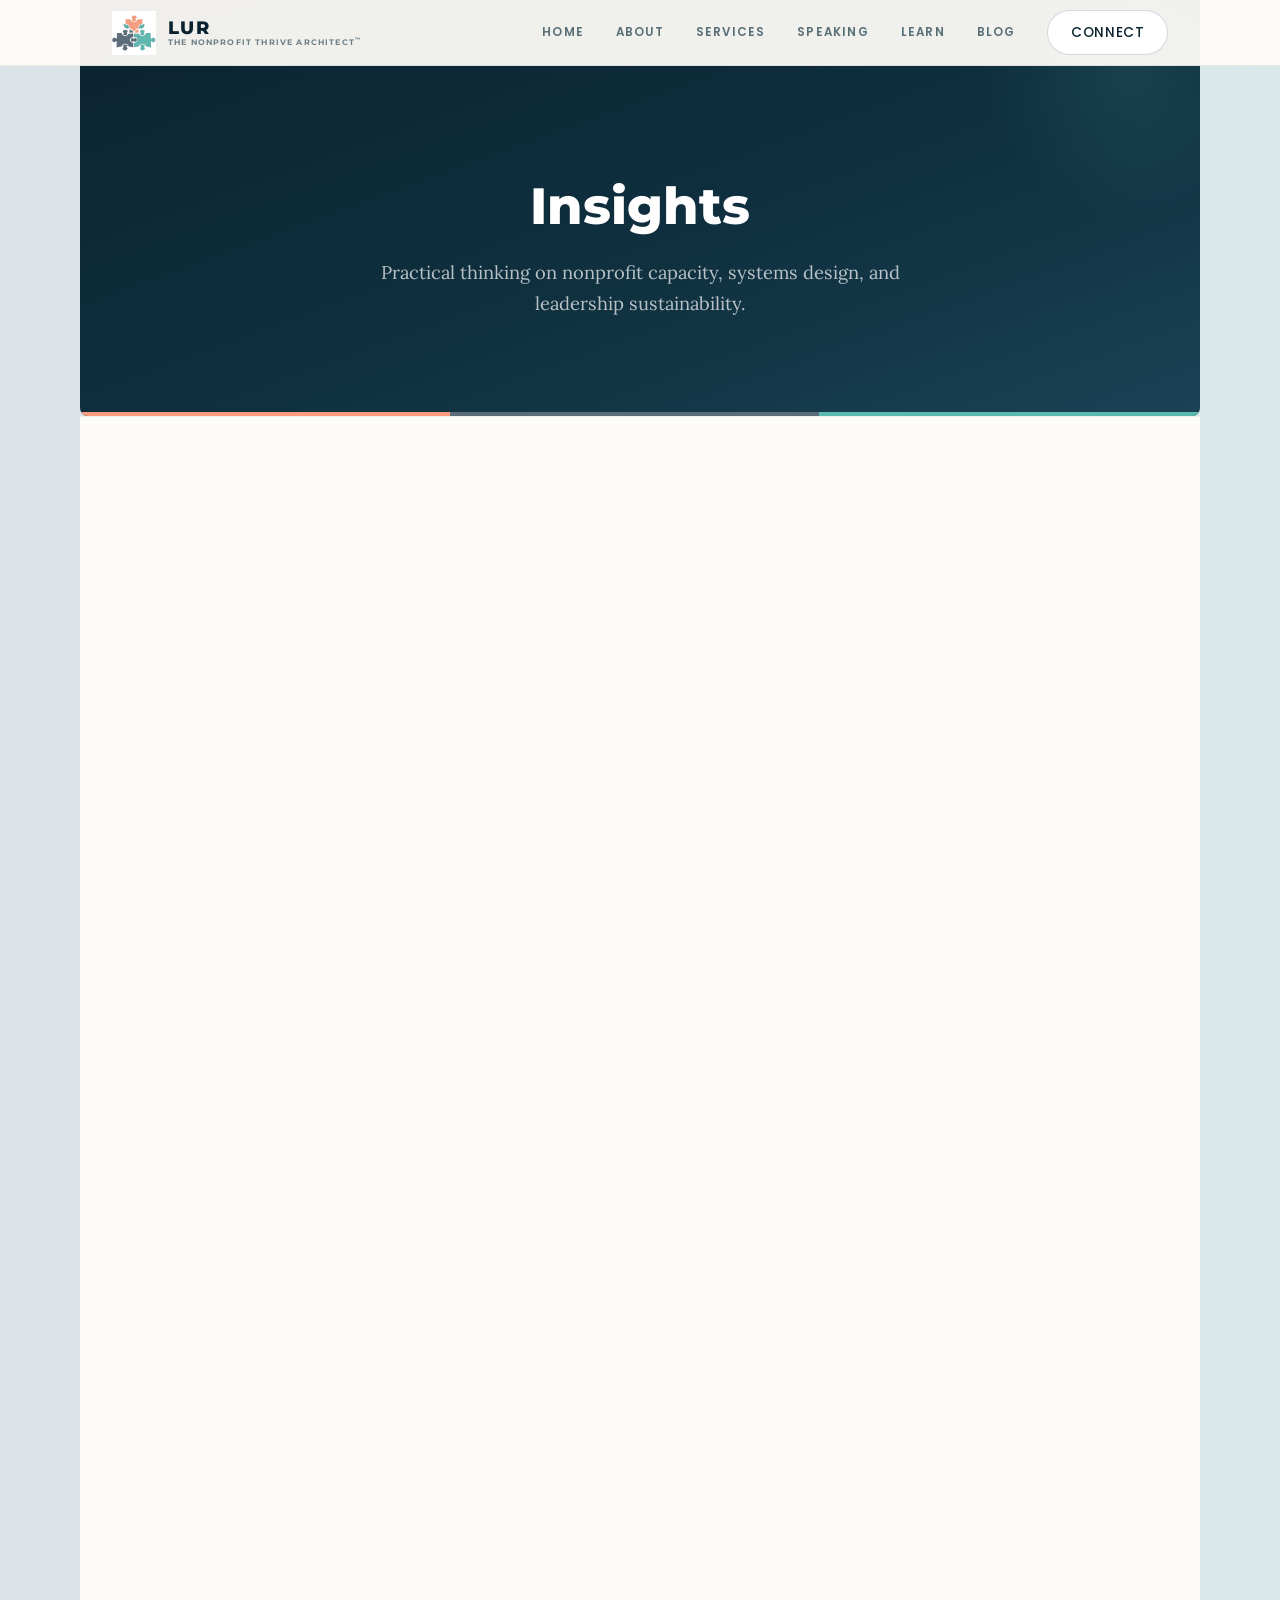
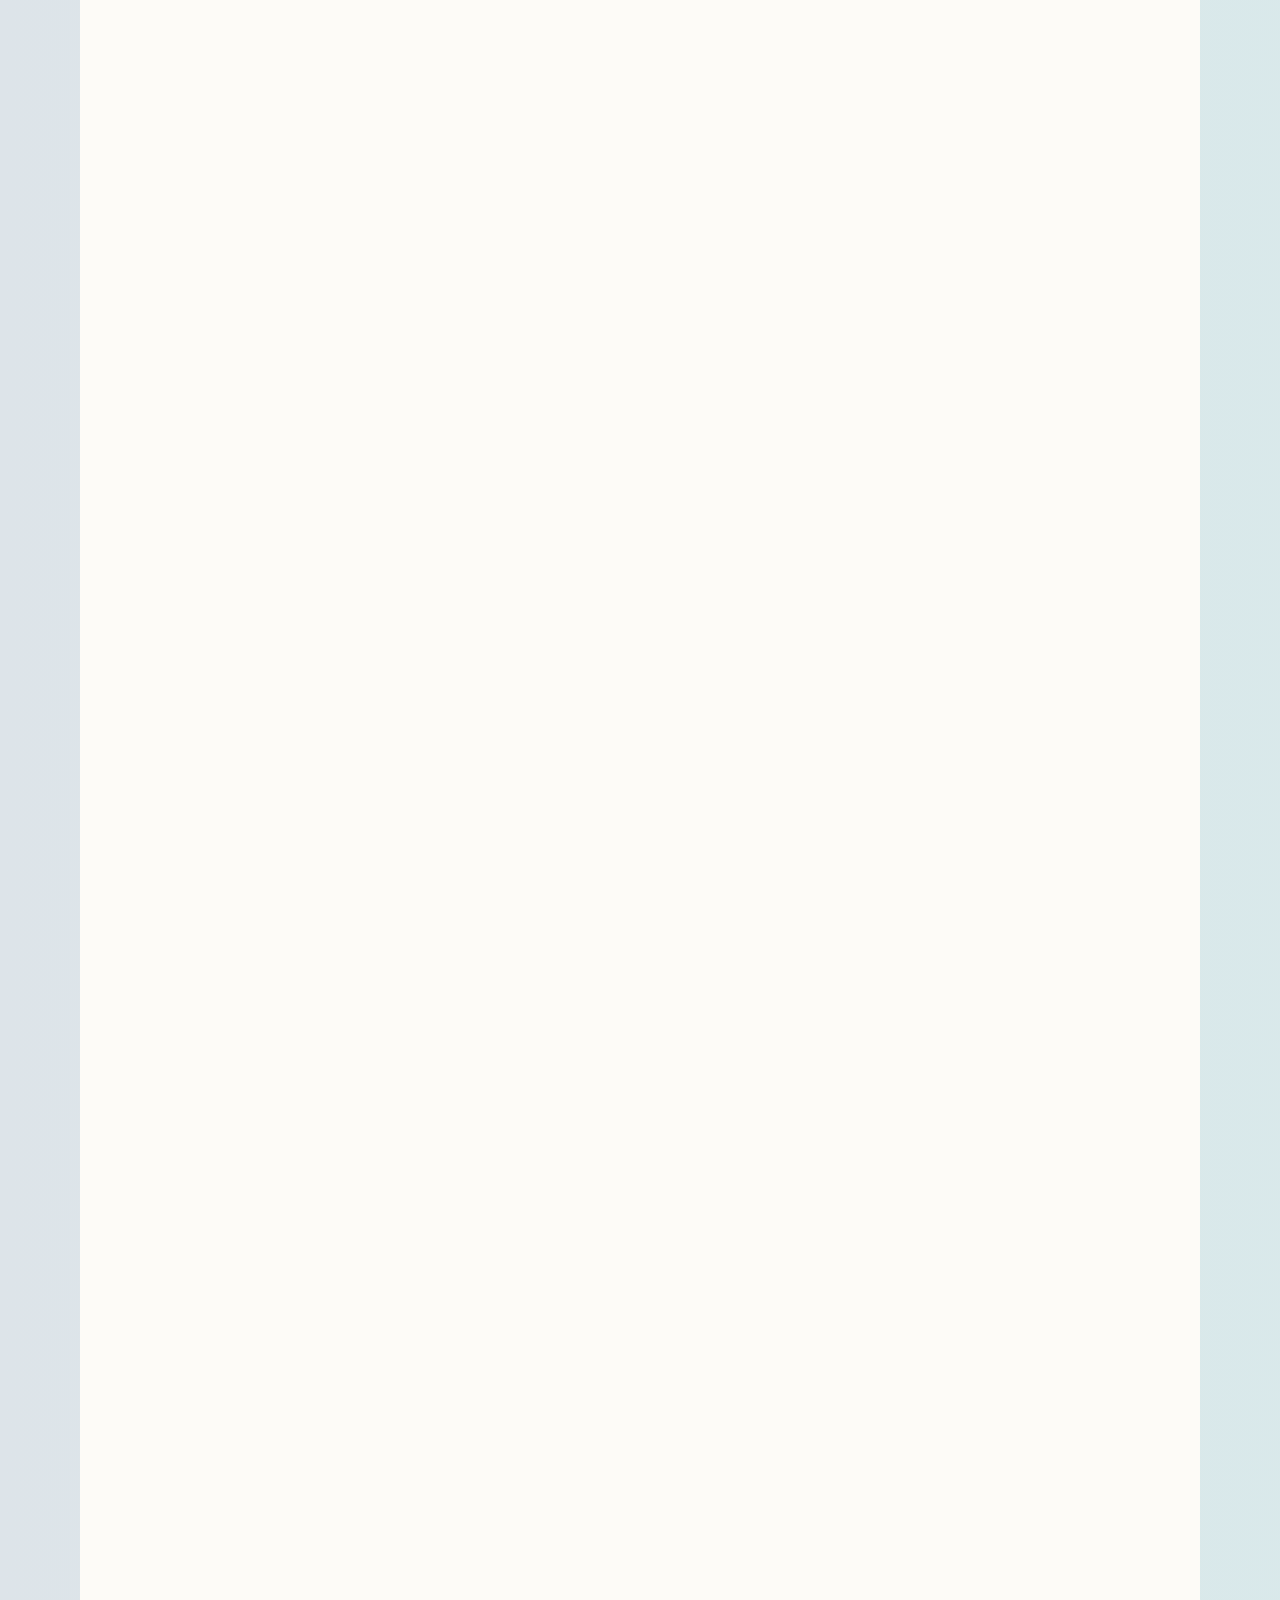
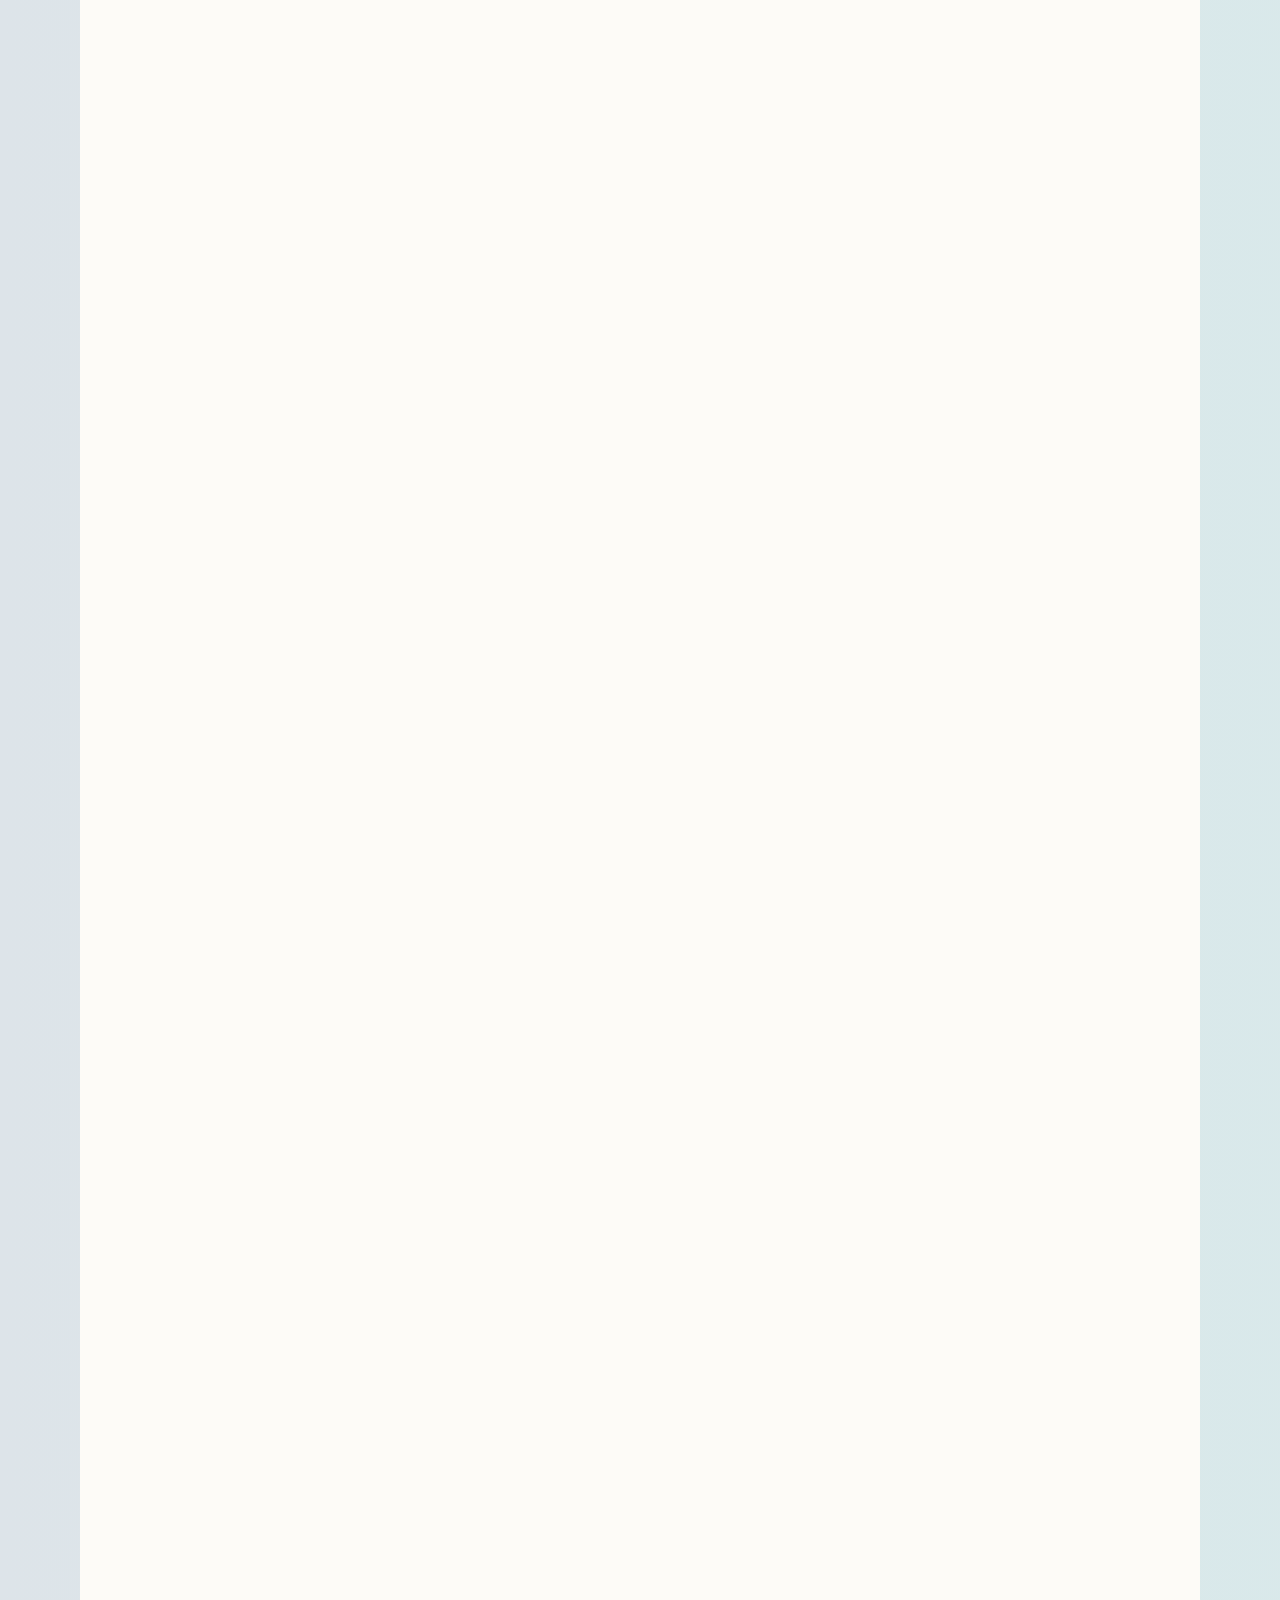
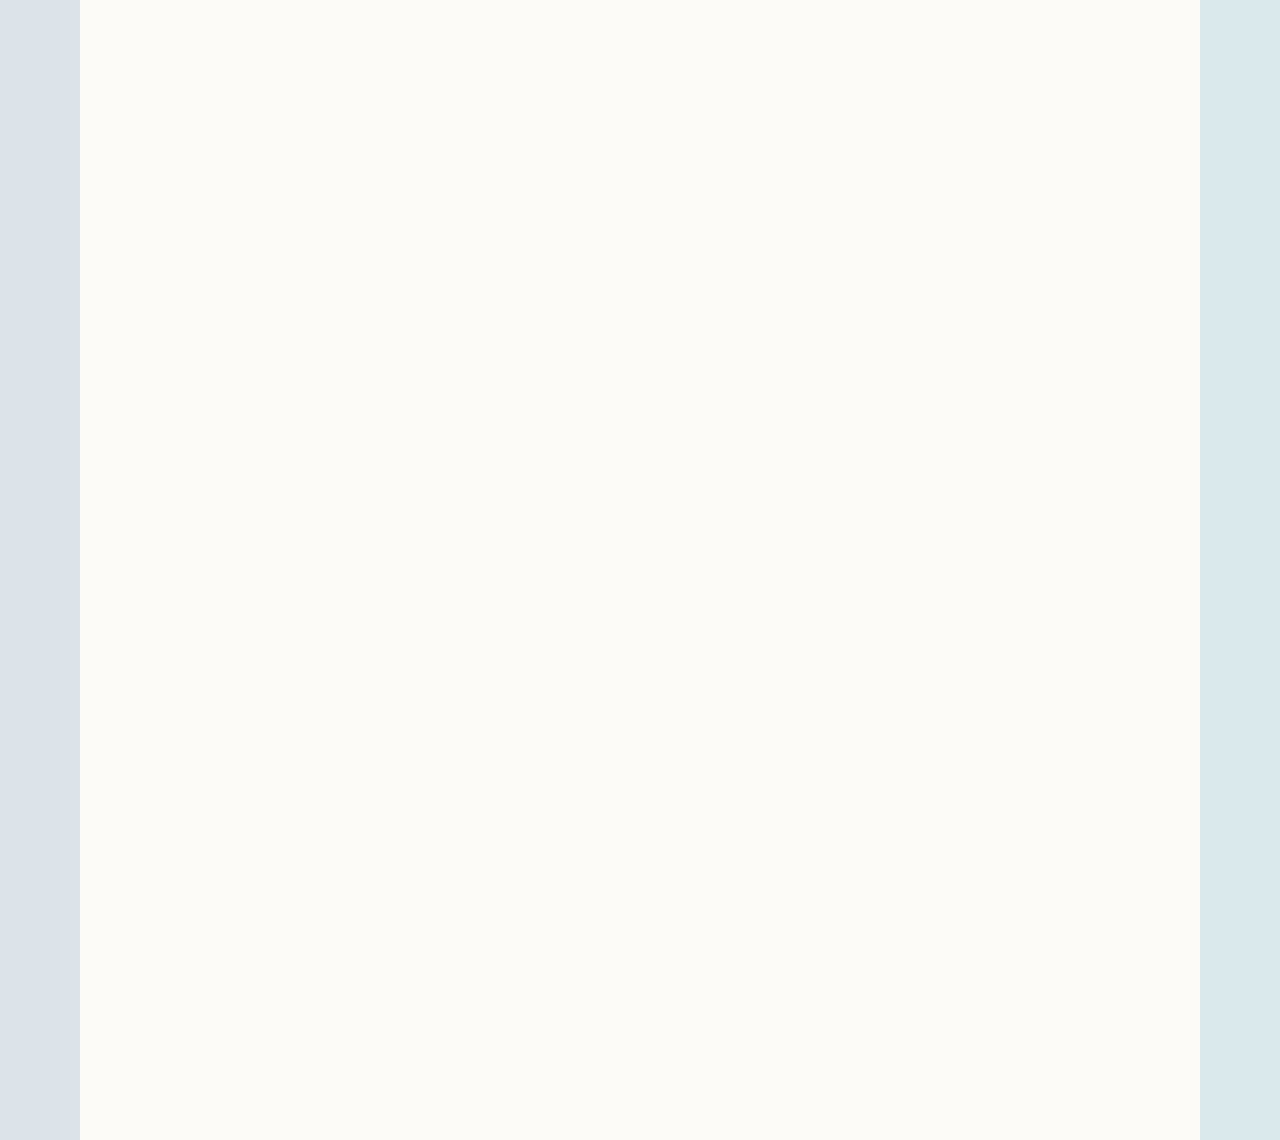
<file: blog/ai-tools-for-nonprofit-leaders.html>
<!DOCTYPE html>
<html lang="en">
<head>
  <meta charset="UTF-8">
  <meta name="viewport" content="width=device-width, initial-scale=1.0">
  <title>5 AI Tools Nonprofit Leaders Can Start Using This Week | LUR Growth</title>
  <meta name="description" content="You don't need a tech team or a six-figure budget to start using AI. These five tools are free or low-cost, practical, and built for the work nonprofit leaders actually do.">
  <meta name="keywords" content="AI for nonprofits, nonprofit AI tools, nonprofit technology, Claude AI, Canva AI, Otter.ai, N8N automation, nonprofit automation">
  <meta property="og:title" content="5 AI Tools Nonprofit Leaders Can Start Using This Week">
  <meta property="og:description" content="You don't need a tech team or a six-figure budget to start using AI. These five tools are practical and built for the work nonprofit leaders actually do.">
  <meta property="og:type" content="article">
  <meta property="og:url" content="https://www.lurgrowth.com/blog/ai-tools-for-nonprofit-leaders.html">
  <meta name="twitter:card" content="summary_large_image">
  <meta name="twitter:title" content="5 AI Tools Nonprofit Leaders Can Start Using This Week">
  <meta name="twitter:description" content="You don't need a tech team or a six-figure budget to start using AI. These five tools are practical and built for the work nonprofit leaders actually do.">
  <link rel="canonical" href="https://www.lurgrowth.com/blog/ai-tools-for-nonprofit-leaders.html">
  <link rel="icon" type="image/png" href="../assets/favicon.png">
  <link rel="stylesheet" href="../css/styles.css">

  <script type="application/ld+json">
  {
    "@context": "https://schema.org",
    "@type": "BlogPosting",
    "headline": "5 AI Tools Nonprofit Leaders Can Start Using This Week",
    "description": "You don't need a tech team or a six-figure budget to start using AI. These five tools are free or low-cost, practical, and built for the work nonprofit leaders actually do.",
    "author": {
      "@type": "Person",
      "name": "Latoya Robinson",
      "jobTitle": "Founder, The Nonprofit Thrive Architect"
    },
    "publisher": {
      "@type": "Organization",
      "name": "LUR Growth",
      "url": "https://www.lurgrowth.com"
    },
    "datePublished": "2026-04-12",
    "dateModified": "2026-04-12",
    "mainEntityOfPage": "https://www.lurgrowth.com/blog/ai-tools-for-nonprofit-leaders.html",
    "keywords": ["AI for nonprofits", "nonprofit AI tools", "nonprofit technology"]
  }
  </script>
</head>
<body>

  <!-- Navigation -->
  <nav class="nav scrolled" role="navigation" aria-label="Main navigation">
    <div class="nav__inner">
      <a href="../index.html" class="nav__logo" aria-label="LUR's Strategic Growth Innovators Home">
        <img src="../assets/lur-icon.png" alt="" class="nav__logo-icon">
        <span class="nav__logo-wordmark">
          <span class="nav__logo-lur">LUR</span>
          <span class="nav__logo-tagline">The Nonprofit Thrive Architect<sup>&trade;</sup></span>
        </span>
      </a>
      <div class="nav__links" id="navLinks">
        <a href="../index.html" class="nav__link">Home</a>
        <a href="../about.html" class="nav__link">About</a>
        <a href="../services.html" class="nav__link">Services</a>
        <a href="../speaking.html" class="nav__link">Speaking</a>
        <a href="../courses.html" class="nav__link">Learn</a>
        <a href="../blog.html" class="nav__link active">Blog</a>
        <a href="../contact.html" class="nav__cta">Connect</a>
      </div>
      <button class="nav__toggle" id="navToggle" aria-label="Toggle navigation menu" aria-expanded="false">
        <span></span>
        <span></span>
        <span></span>
      </button>
    </div>
  </nav>

  <!-- Page Header -->
  <header class="page-header">
    <h1 class="page-header__title">Insights</h1>
    <p class="page-header__subtitle">Practical thinking on nonprofit capacity, systems design, and leadership sustainability.</p>
  </header>

  <!-- Blog Post -->
  <section class="section section--cream">
    <div class="section__inner">
      <article class="blog-post">
        <a href="../blog.html" class="blog-post__back">&larr; All Posts</a>
        <span class="blog-post__tag">AI + Nonprofits</span>
        <h1 class="blog-post__title">5 AI Tools Nonprofit Leaders Can Start Using This Week</h1>
        <p class="blog-post__meta">Latoya Robinson &middot; April 12, 2026 &middot; 7 min read</p>

        <div class="blog-post__body">
          <p>I hear it constantly from nonprofit leaders: "We know AI is important, but we don't have the budget, the staff, or the time to figure it out." I understand that feeling. But here is the truth: you are probably already behind, and catching up is more accessible than you think.</p>

          <p>You do not need a dedicated IT department. You do not need a six-figure technology budget. You need to start with tools that solve real problems you are already spending hours on every week. The five tools I am sharing here are either free or very low-cost, they require no technical background to use, and they can save you meaningful time starting this week.</p>

          <p>I use all of these in my own practice at LUR Growth, and I recommend them to the organizations I work with. Let me walk you through each one.</p>

          <h2>1. Claude: For Writing, Analysis, and Thinking Through Complex Problems</h2>

          <p>Claude, built by Anthropic, is the AI assistant I use most in my own work. It is excellent at drafting grant narratives, analyzing program data, summarizing board documents, and helping you think through strategic decisions with nuance.</p>

          <h3>How a Nonprofit Leader Uses It</h3>
          <p>Upload your last grant report and ask Claude to identify gaps in your impact narrative. Paste in your program data and ask it to find patterns you might be missing. Draft a funder update and have Claude refine the language so it is clear, concise, and compelling. You can also use it to prepare board meeting agendas, draft talking points for stakeholder meetings, or analyze your logic model for consistency.</p>

          <h3>Time Saved</h3>
          <p>Grant writing drafts that used to take a full day can be started in an hour. Board prep that consumed an afternoon can happen in 30 minutes. The key is not asking Claude to do your thinking for you. It is using Claude to accelerate the thinking you are already doing.</p>

          <h2>2. Canva AI: For Design Without a Designer</h2>

          <p>Most nonprofit teams do not have a graphic designer on staff. But you still need social media content, event flyers, annual report layouts, and presentation decks that look professional. Canva has had AI features built in for a while now, and they have gotten genuinely good.</p>

          <h3>How a Nonprofit Leader Uses It</h3>
          <p>Use Magic Design to generate a starting layout for your annual report just by describing what you need. Use the AI image generator for custom visuals when stock photos feel generic. Use Magic Write inside Canva to draft social media captions directly alongside your graphics. You can resize a single design for Instagram, LinkedIn, Facebook, and print in minutes instead of creating each one from scratch.</p>

          <h3>Time Saved</h3>
          <p>What used to require outsourcing to a freelance designer, with a two-week turnaround, can now be done in-house in an afternoon. I have seen organizations save $500 to $2,000 per month on design costs alone by training one staff member on Canva AI.</p>

          <h2>3. Otter.ai: For Meeting Notes That Actually Capture What Was Said</h2>

          <p>If you have ever walked out of a two-hour board meeting or funder call and tried to reconstruct what was discussed from memory, you know why this tool matters. Otter.ai records and transcribes meetings in real time, identifies different speakers, and generates summaries with action items.</p>

          <h3>How a Nonprofit Leader Uses It</h3>
          <p>Run Otter during your board meetings and get a full transcript with key takeaways automatically pulled out. Use it during funder calls so you have a record of exactly what was discussed and committed to. Run it during team meetings so action items are captured and attributed to the right person, not scribbled on a sticky note that gets lost.</p>

          <h3>Time Saved</h3>
          <p>Meeting follow-up that used to take 45 minutes to an hour, between typing up notes, distributing them, chasing people for clarifications. Now it is reduced to a five-minute review and send. Over a month with multiple meetings per week, that is hours back in your schedule. More importantly, nothing falls through the cracks because the record is complete.</p>

          <h2>4. N8N: For Automating Repetitive Workflows</h2>

          <p>N8N is an open-source workflow automation tool, and it is one of the most underrated tools in the nonprofit technology space. If you are manually moving information between systems (copying donor data from your email into a spreadsheet, transferring form responses into your CRM, sending reminder emails before deadlines) N8N can automate those workflows.</p>

          <h3>How a Nonprofit Leader Uses It</h3>
          <p>Set up an automation that takes new volunteer sign-ups from your website form and automatically adds them to your database, sends a welcome email, and notifies your volunteer coordinator. Create a workflow that pulls grant deadline dates from a spreadsheet and sends reminder notifications to your team two weeks, one week, and three days before each deadline. Connect your donation platform to your thank-you email system so every donor gets a personalized acknowledgment within minutes, not days.</p>

          <h3>Time Saved</h3>
          <p>The time savings here are cumulative and significant. A single automation might save 15 minutes a day. But when you have five or six running, that is over an hour daily, time your team can spend on mission-critical work instead of data entry. The self-hosted version is free, and the cloud version has a generous free tier for small organizations.</p>

          <h2>5. ChatGPT: For Donor Communications and Stakeholder Outreach</h2>

          <p>ChatGPT from OpenAI is the tool most people have heard of, and for good reason. It is particularly strong for drafting donor communications, creating email campaigns, and generating first drafts of stakeholder-facing content.</p>

          <h3>How a Nonprofit Leader Uses It</h3>
          <p>Draft personalized thank-you letters for major donors that reference their specific giving history and impact areas. Create a series of year-end campaign emails with different angles for different donor segments. Generate social media content calendars with post ideas tied to your programmatic calendar. Write newsletter content that translates your program outcomes into stories your supporters actually want to read.</p>

          <h3>Time Saved</h3>
          <p>Donor communication is one of the most time-consuming and most neglected tasks in nonprofit operations. With ChatGPT, you can produce a month's worth of donor touchpoints in a single sitting. Organizations I work with report cutting their communications prep time by 60 to 70 percent, and actually communicating more consistently because the barrier to creating content is so much lower.</p>

          <h2>The Real Point: Start Somewhere</h2>

          <p>You do not need to adopt all five of these tools at once. Pick one. The one that addresses your biggest time drain this week. Spend 30 minutes learning how it works. Use it for one real task. Then decide if it earned a place in your workflow.</p>

          <p>AI is not going to replace nonprofit leaders. But nonprofit leaders who know how to use AI are going to outperform those who do not. The organizations that integrate these tools into their operations will have more capacity, more consistency, and more time to focus on the work that actually moves their mission forward.</p>

          <p>That is not hype. That is infrastructure. And infrastructure is what I build.</p>
        </div>

        <!-- CTA -->
        <div class="blog-post__cta">
          <h3 class="blog-post__title" style="font-size: 1.4rem;">Want Help Integrating AI Into Your Operations?</h3>
          <p class="blog-card__excerpt">LUR Growth helps nonprofits identify where AI tools fit into their existing workflows and build the systems to actually use them. Schedule a discovery call to get started.</p>
          <a href="../contact.html" class="btn btn--dark" style="margin-top: var(--space-sm);">Schedule a Discovery Call &rarr;</a>
        </div>
      </article>
    </div>
  </section>

  <!-- Footer -->
  <footer class="footer" role="contentinfo">
    <div class="footer__inner">
      <div>
        <div class="footer__brand-lockup">
          <img src="../assets/lur-icon.png" alt="" class="footer__brand-icon">
          <div>
            <p class="footer__brand">LUR</p>
            <p class="footer__brand-tagline">The Nonprofit Thrive Architect<sup>&trade;</sup></p>
          </div>
        </div>
        <p class="footer__description">I partner with community initiatives to make their work visible and build the systems they need to scale it.</p>
      </div>
      <div>
        <p class="footer__heading">Navigate</p>
        <a href="../index.html" class="footer__link">Home</a>
        <a href="../about.html" class="footer__link">About</a>
        <a href="../services.html" class="footer__link">Services</a>
        <a href="../speaking.html" class="footer__link">Speaking</a>
        <a href="../courses.html" class="footer__link">Learn</a>
        <a href="../blog.html" class="footer__link">Blog</a>
        <a href="../contact.html" class="footer__link">Contact</a>
      </div>
      <div>
        <p class="footer__heading">Connect</p>
        <a href="https://calendly.com/lurobinson/30min" target="_blank" rel="noopener" class="footer__link">Schedule a Discovery Call</a>
        <a href="../speaking.html" class="footer__link">Speaking Inquiries</a>
        <p class="footer__link" style="margin-top: var(--space-sm);">Winston-Salem, NC</p>
        <div class="footer__social">
          <a href="https://www.linkedin.com/company/lurgrowth" target="_blank" rel="noopener" class="footer__social-link" aria-label="LinkedIn">
            <svg viewBox="0 0 24 24" fill="currentColor"><path d="M20.447 20.452h-3.554v-5.569c0-1.328-.027-3.037-1.852-3.037-1.853 0-2.136 1.445-2.136 2.939v5.667H9.351V9h3.414v1.561h.046c.477-.9 1.637-1.85 3.37-1.85 3.601 0 4.267 2.37 4.267 5.455v6.286zM5.337 7.433a2.062 2.062 0 01-2.063-2.065 2.064 2.064 0 112.063 2.065zm1.782 13.019H3.555V9h3.564v11.452zM22.225 0H1.771C.792 0 0 .774 0 1.729v20.542C0 23.227.792 24 1.771 24h20.451C23.2 24 24 23.227 24 22.271V1.729C24 .774 23.2 0 22.222 0h.003z"/></svg>
          </a>
          <a href="https://www.facebook.com/LURGrowth/" target="_blank" rel="noopener" class="footer__social-link" aria-label="Facebook">
            <svg viewBox="0 0 24 24" fill="currentColor"><path d="M24 12.073c0-6.627-5.373-12-12-12s-12 5.373-12 12c0 5.99 4.388 10.954 10.125 11.854v-8.385H7.078v-3.47h3.047V9.43c0-3.007 1.792-4.669 4.533-4.669 1.312 0 2.686.235 2.686.235v2.953H15.83c-1.491 0-1.956.925-1.956 1.874v2.25h3.328l-.532 3.47h-2.796v8.385C19.612 23.027 24 18.062 24 12.073z"/></svg>
          </a>
          <a href="https://www.instagram.com/lurgrowth/" target="_blank" rel="noopener" class="footer__social-link" aria-label="Instagram">
            <svg viewBox="0 0 24 24" fill="currentColor"><path d="M12 2.163c3.204 0 3.584.012 4.85.07 3.252.148 4.771 1.691 4.919 4.919.058 1.265.069 1.645.069 4.849 0 3.205-.012 3.584-.069 4.849-.149 3.225-1.664 4.771-4.919 4.919-1.266.058-1.644.07-4.85.07-3.204 0-3.584-.012-4.849-.07-3.26-.149-4.771-1.699-4.919-4.92-.058-1.265-.07-1.644-.07-4.849 0-3.204.013-3.583.07-4.849.149-3.227 1.664-4.771 4.919-4.919 1.266-.057 1.645-.069 4.849-.069zM12 0C8.741 0 8.333.014 7.053.072 2.695.272.273 2.69.073 7.052.014 8.333 0 8.741 0 12c0 3.259.014 3.668.072 4.948.2 4.358 2.618 6.78 6.98 6.98C8.333 23.986 8.741 24 12 24c3.259 0 3.668-.014 4.948-.072 4.354-.2 6.782-2.618 6.979-6.98.059-1.28.073-1.689.073-4.948 0-3.259-.014-3.667-.072-4.947-.196-4.354-2.617-6.78-6.979-6.98C15.668.014 15.259 0 12 0zm0 5.838a6.162 6.162 0 100 12.324 6.162 6.162 0 000-12.324zM12 16a4 4 0 110-8 4 4 0 010 8zm6.406-11.845a1.44 1.44 0 100 2.881 1.44 1.44 0 000-2.881z"/></svg>
          </a>
          <a href="https://x.com/ThriveArchLR" target="_blank" rel="noopener" class="footer__social-link" aria-label="X (Twitter)">
            <svg viewBox="0 0 24 24" fill="currentColor"><path d="M18.244 2.25h3.308l-7.227 8.26 8.502 11.24H16.17l-5.214-6.817L4.99 21.75H1.68l7.73-8.835L1.254 2.25H8.08l4.713 6.231zm-1.161 17.52h1.833L7.084 4.126H5.117z"/></svg>
          </a>
        </div>
      </div>
    </div>
    <div class="footer__bottom">
      <p>&copy; 2026 LUR's Strategic Growth Innovators, LLC. All rights reserved.</p>
      <p>The Nonprofit Thrive Architect&trade;</p>
    </div>
  </footer>

  <script src="../js/main.js" defer></script>
</body>
</html>
</file>
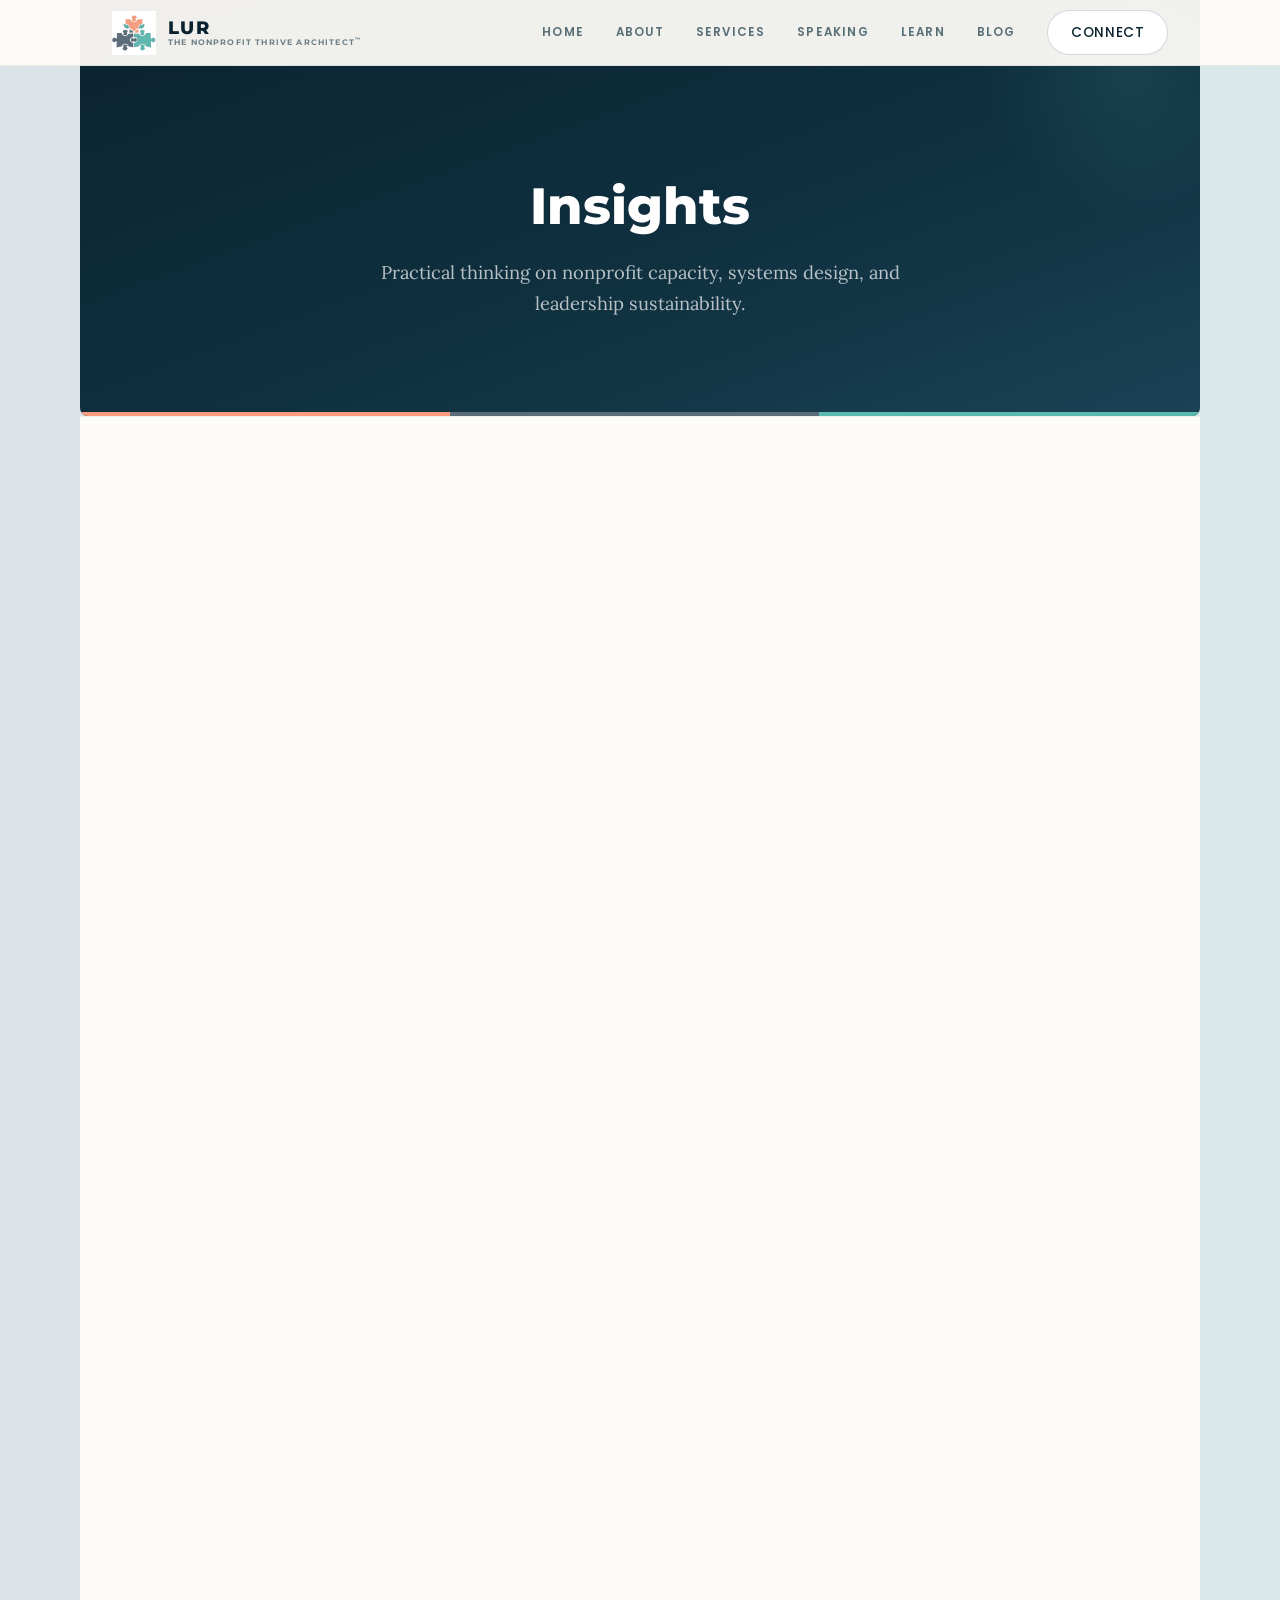
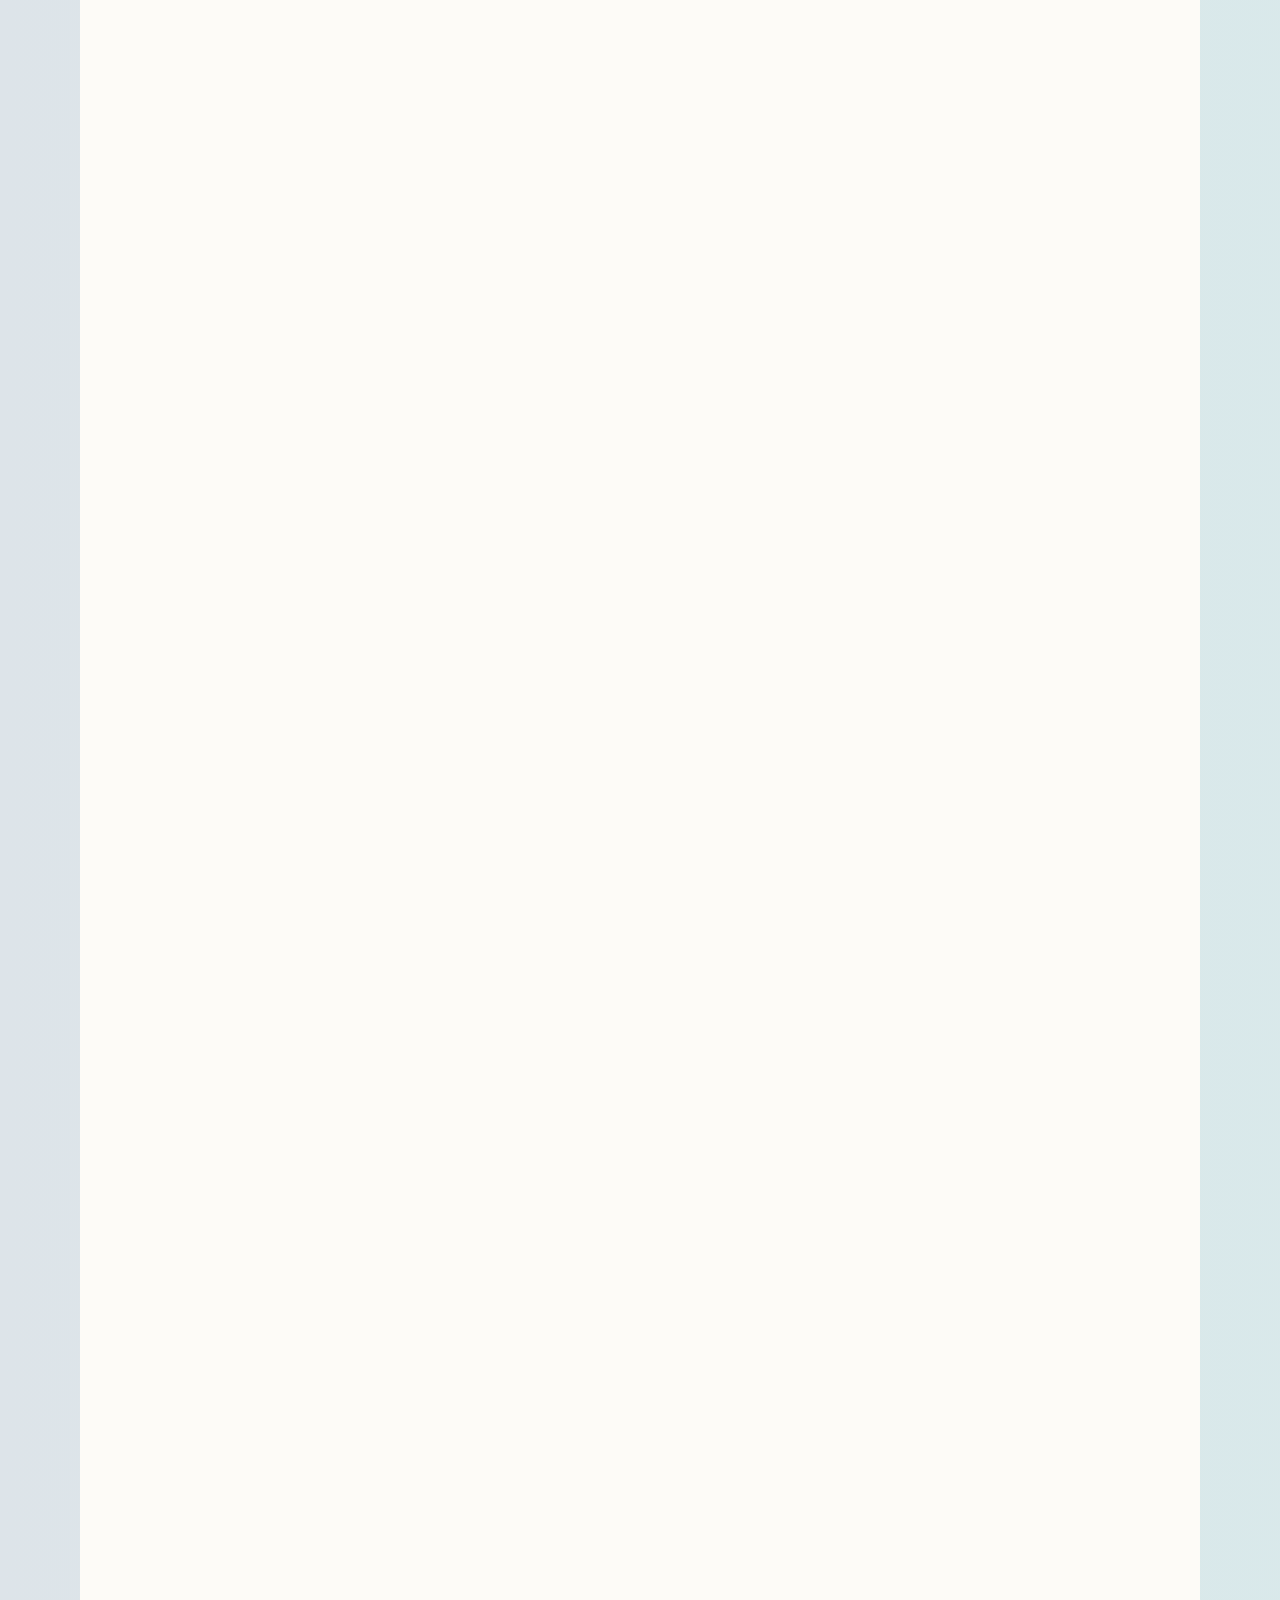
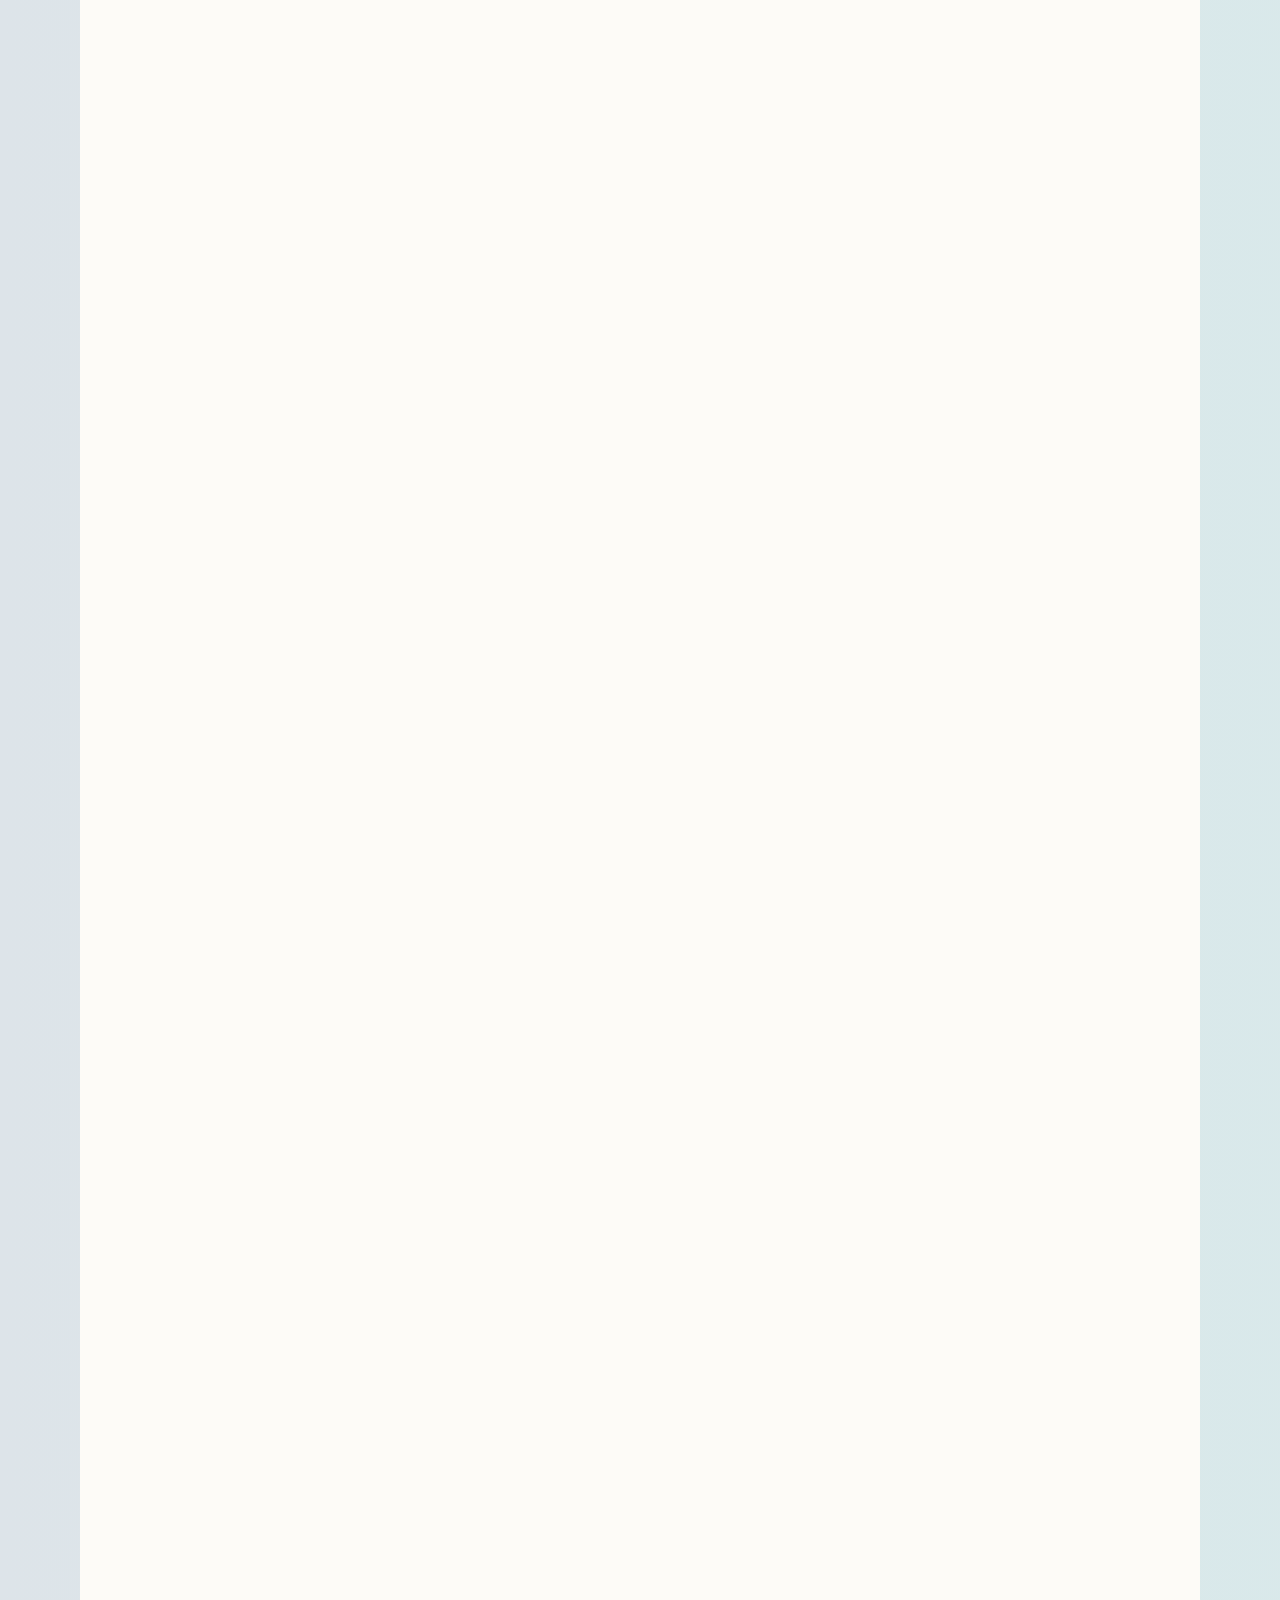
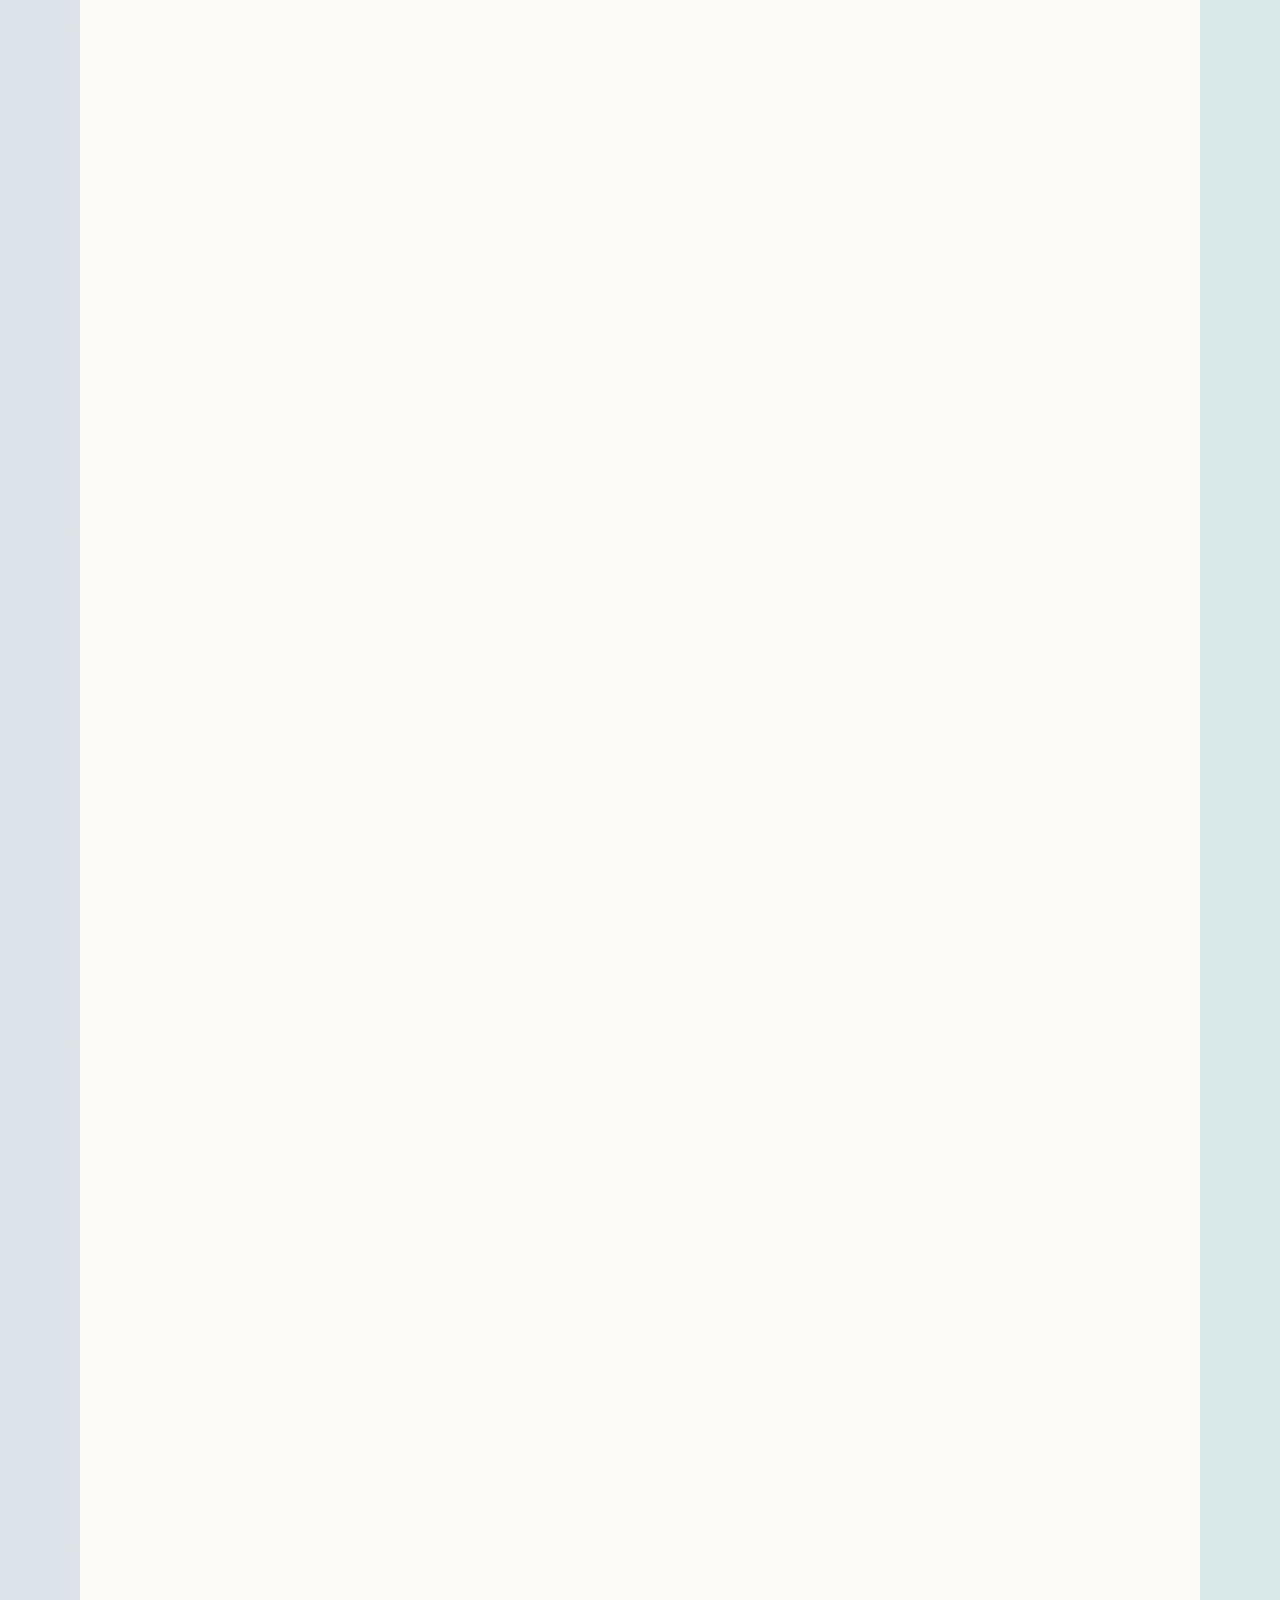
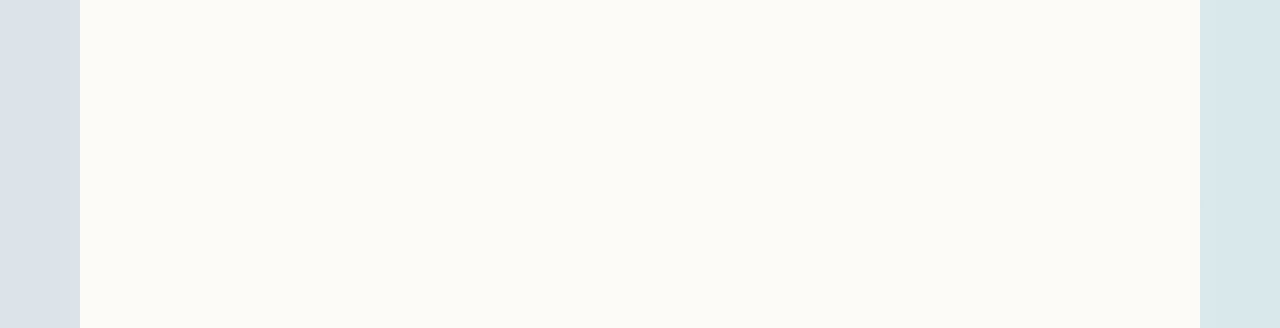
<file: blog/surviving-leadership-transitions.html>
<!DOCTYPE html>
<html lang="en">
<head>
  <meta charset="UTF-8">
  <meta name="viewport" content="width=device-width, initial-scale=1.0">
  <title>How to Survive a Leadership Transition Without Losing Momentum | LUR Growth</title>
  <meta name="description" content="When an ED leaves, the organization shouldn't leave with them. The key is having strategy embedded in systems — not in any single person. Here's how to prepare for nonprofit leadership transitions.">
  <meta name="keywords" content="nonprofit leadership transition, ED transition, nonprofit succession planning, executive director transition, nonprofit leadership sustainability">
  <meta property="og:title" content="How to Survive a Leadership Transition Without Losing Momentum">
  <meta property="og:description" content="When an ED leaves, the organization shouldn't leave with them. The key is having strategy embedded in systems — not in any single person.">
  <meta property="og:type" content="article">
  <meta property="og:url" content="https://www.lurgrowth.com/blog/surviving-leadership-transitions.html">
  <meta name="twitter:card" content="summary_large_image">
  <meta name="twitter:title" content="How to Survive a Leadership Transition Without Losing Momentum">
  <meta name="twitter:description" content="When an ED leaves, the organization shouldn't leave with them. The key is having strategy embedded in systems — not in any single person.">
  <link rel="canonical" href="https://www.lurgrowth.com/blog/surviving-leadership-transitions.html">
  <link rel="icon" type="image/png" href="../assets/favicon.png">
  <link rel="stylesheet" href="../css/styles.css">

  <script type="application/ld+json">
  {
    "@context": "https://schema.org",
    "@type": "BlogPosting",
    "headline": "How to Survive a Leadership Transition Without Losing Momentum",
    "description": "When an ED leaves, the organization shouldn't leave with them. The key is having strategy embedded in systems — not in any single person. Here's how to prepare for nonprofit leadership transitions.",
    "author": {
      "@type": "Person",
      "name": "Latoya Robinson",
      "jobTitle": "Founder, The Nonprofit Thrive Architect"
    },
    "publisher": {
      "@type": "Organization",
      "name": "LUR Growth",
      "url": "https://www.lurgrowth.com"
    },
    "datePublished": "2026-04-14",
    "dateModified": "2026-04-14",
    "mainEntityOfPage": "https://www.lurgrowth.com/blog/surviving-leadership-transitions.html",
    "keywords": ["nonprofit leadership transition", "ED transition", "nonprofit succession planning"]
  }
  </script>
</head>
<body>

  <!-- Navigation -->
  <nav class="nav scrolled" role="navigation" aria-label="Main navigation">
    <div class="nav__inner">
      <a href="../index.html" class="nav__logo" aria-label="LUR's Strategic Growth Innovators Home">
        <img src="../assets/lur-icon.png" alt="" class="nav__logo-icon">
        <span class="nav__logo-wordmark">
          <span class="nav__logo-lur">LUR</span>
          <span class="nav__logo-tagline">The Nonprofit Thrive Architect<sup>&trade;</sup></span>
        </span>
      </a>
      <div class="nav__links" id="navLinks">
        <a href="../index.html" class="nav__link">Home</a>
        <a href="../about.html" class="nav__link">About</a>
        <a href="../services.html" class="nav__link">Services</a>
        <a href="../speaking.html" class="nav__link">Speaking</a>
        <a href="../courses.html" class="nav__link">Learn</a>
        <a href="../blog.html" class="nav__link active">Blog</a>
        <a href="../contact.html" class="nav__cta">Connect</a>
      </div>
      <button class="nav__toggle" id="navToggle" aria-label="Toggle navigation menu" aria-expanded="false">
        <span></span>
        <span></span>
        <span></span>
      </button>
    </div>
  </nav>

  <!-- Page Header -->
  <header class="page-header">
    <h1 class="page-header__title">Insights</h1>
    <p class="page-header__subtitle">Practical thinking on nonprofit capacity, systems design, and leadership sustainability.</p>
  </header>

  <!-- Blog Post -->
  <section class="section section--cream">
    <div class="section__inner">
      <article class="blog-post">
        <a href="../blog.html" class="blog-post__back">&larr; All Posts</a>
        <span class="blog-post__tag">Leadership</span>
        <h1 class="blog-post__title">How to Survive a Leadership Transition Without Losing Momentum</h1>
        <p class="blog-post__meta">Latoya Robinson &middot; April 14, 2026 &middot; 7 min read</p>

        <div class="blog-post__body">
          <p>I spent 15 years as an Executive Director. And I can tell you from direct experience: the moment an ED announces they are leaving, the clock starts ticking on everything that person held in their head. Funder relationships. Institutional history. Unwritten workflows. The way things actually get done versus the way the policies say they get done. All of it becomes fragile the second that departure is real.</p>

          <p>I have watched organizations lose two to three years of momentum during a leadership transition. Not because the new leader was not capable. But because the departing leader took the organization's operating system with them, because it was never embedded in systems. It lived in one person.</p>

          <p>This does not have to happen. But preventing it requires preparation that most organizations never do because they are too busy running programs and chasing funding to think about what happens when the person holding it all together is gone.</p>

          <p>Here are the five steps that separate organizations that survive leadership transitions from those that get destabilized by them.</p>

          <h2>Why Transitions Break Organizations</h2>

          <p>Let me be direct about what actually happens. In most small to mid-sized nonprofits, the Executive Director is the strategy. They know which funder to call when cash flow gets tight. They know which board member to loop in on which decisions. They know that the annual gala sponsor prefers to be asked in person in September, not by email in November. They know that the program data lives in three different spreadsheets and a binder in the storage closet.</p>

          <p>None of this is written down. None of it is in the operations manual, if an operations manual even exists. It is all institutional knowledge stored in one person's brain. And when that person leaves, whether planned or unplanned, the organization does not just lose a leader. It loses its memory.</p>

          <blockquote>
            <p>An organization should not have to relearn how to be itself every time a leader changes. If it does, the problem is not the transition. The problem is the infrastructure.</p>
          </blockquote>

          <h2>Signs You Are Not Ready</h2>

          <p>Before I walk through the preparation steps, let me give you a quick diagnostic. If any of these are true for your organization, you are not transition-ready:</p>

          <ul>
            <li>Only one person knows the passwords to critical accounts (banking, donor database, email platform, website)</li>
            <li>Your grant reporting process depends on one person's knowledge of funder preferences and history</li>
            <li>Board members direct all questions and decisions through the ED rather than through established channels</li>
            <li>New staff rely on verbal instruction from the ED rather than documented processes to learn their roles</li>
            <li>Your annual calendar, including key deadlines, events, and funder touchpoints, lives in the ED's personal calendar or memory</li>
            <li>Financial decisions below a certain threshold are made exclusively by the ED with no documented approval framework</li>
          </ul>

          <p>If you checked three or more of those, a leadership transition right now would be significantly more disruptive than it needs to be. The good news is that every one of these can be addressed with intentional infrastructure design.</p>

          <h2>Step 1: Document Your Systems, Not Just Your Policies</h2>

          <p>Most organizations have a policies and procedures manual. Very few have documented systems. There is a difference. A policy says "all grants must be submitted by the deadline with final review from the ED." A documented system says: here is the grant calendar with all deadlines, here is the drafting template, here is the review checklist, here are the login credentials for each portal, here is the contact at each foundation and their communication preferences, and here is how to handle a deadline extension request.</p>

          <p>Start with the five most critical processes in your organization. For most nonprofits, that is: grant management, financial operations, program delivery, board communication, and donor stewardship. Document each one at the level of detail that a competent professional who has never worked at your organization could follow them. If you cannot do that, the system is not documented; it is memorized.</p>

          <h2>Step 2: Build Shared Ownership</h2>

          <p>Transition readiness is not about having a succession plan that names a person. It is about having distributed knowledge and authority so that no single departure creates a crisis. This means intentionally sharing responsibilities, relationships, and decision-making across your team and board.</p>

          <p>Start introducing your Development Director to key funders now, not during the transition. Have your Program Director present at board meetings regularly, not just when the ED is unavailable. Give your Operations Manager authority over vendor relationships and contracts instead of routing everything through the ED.</p>

          <p>The goal is not to diminish the ED's role. It is to ensure that the organization's critical relationships and knowledge are held by the organization, not by one person within it. When the transition happens, the new leader inherits an organization with established relationships and distributed expertise, not a blank slate.</p>

          <h2>Step 3: Create Handoff Protocols</h2>

          <p>A handoff protocol is a documented process for transferring responsibilities from one person to another. It should exist for every key role in the organization, not just the ED. But the ED's handoff protocol is the most critical because it is the most complex.</p>

          <p>A strong ED handoff protocol includes:</p>

          <ul>
            <li>A complete inventory of all funder relationships with notes on history, preferences, and current commitments</li>
            <li>A map of all community partnerships with key contacts and the status of each relationship</li>
            <li>A financial overview including cash flow patterns, reserve levels, and any pending obligations or opportunities</li>
            <li>A board relationship guide covering each member's interests, expertise, communication preferences, and any sensitivities</li>
            <li>A list of all vendor relationships, contracts, and renewal dates</li>
            <li>An honest assessment of organizational strengths, vulnerabilities, and active risks</li>
          </ul>

          <p>This protocol should be a living document that the ED updates quarterly. Not something that gets thrown together in the last two weeks before departure.</p>

          <h2>Step 4: Embed Accountability Into Structure</h2>

          <p>Many organizations rely on the ED as the accountability mechanism. The ED follows up. The ED checks the data. The ED reminds the team about deadlines. When the ED leaves, accountability leaves with them.</p>

          <p>Structural accountability means building follow-up, tracking, and oversight into your systems rather than depending on a person to provide them. This includes automated deadline reminders in your project management tool, dashboards that make program metrics visible to the whole team, regular reporting rhythms that continue regardless of who is in the ED chair, and clear escalation paths for when something goes wrong.</p>

          <p>When accountability is structural, it does not depend on any individual's diligence or management style. The systems enforce the standards. A new leader can walk in and the rhythms of the organization continue without interruption.</p>

          <h2>Step 5: Design for Continuity, Not Just Replacement</h2>

          <p>The typical approach to leadership transitions is replacement: find someone who can do what the last person did. The better approach is continuity: build an organization that functions consistently regardless of who is at the top.</p>

          <p>This is a mindset shift, and it is the most important one. When you design for continuity, you are not looking for a person who can replicate the departing leader. You are looking for a person who can lead an organization with strong infrastructure, distributed knowledge, and embedded accountability. That is a very different job, and frankly, it is a much more attractive job for talented leaders who do not want to inherit a mess.</p>

          <p>Organizations that design for continuity also retain staff better during transitions. When the team can see that the systems will hold, that the mission will continue, and that their work will not be disrupted, they stay. When they feel like everything depends on one person and that person is leaving, they start looking for their own exit.</p>

          <h2>Start Before You Need To</h2>

          <p>The worst time to prepare for a leadership transition is when one is already happening. The best time is right now, while your current leader is engaged, knowledgeable, and available to participate in the process of documenting, distributing, and embedding the institutional knowledge they carry.</p>

          <p>I understand that this feels like one more thing to add to an already full plate. But consider the alternative: a six-month to two-year period of organizational disruption, lost funder relationships, staff turnover, and stalled programs. The investment in preparation is a fraction of the cost of an unprepared transition.</p>

          <p>Your mission is bigger than any one leader. Your infrastructure should be, too.</p>
        </div>

        <!-- CTA -->
        <div class="blog-post__cta">
          <h3 class="blog-post__title" style="font-size: 1.4rem;">Preparing for a Leadership Transition?</h3>
          <p class="blog-card__excerpt">LUR Growth helps organizations build the infrastructure that holds through leadership changes, funding shifts, and growth. Schedule a discovery call to talk about where you are and what you need.</p>
          <a href="../contact.html" class="btn btn--dark" style="margin-top: var(--space-sm);">Schedule a Discovery Call &rarr;</a>
        </div>
      </article>
    </div>
  </section>

  <!-- Footer -->
  <footer class="footer" role="contentinfo">
    <div class="footer__inner">
      <div>
        <div class="footer__brand-lockup">
          <img src="../assets/lur-icon.png" alt="" class="footer__brand-icon">
          <div>
            <p class="footer__brand">LUR</p>
            <p class="footer__brand-tagline">The Nonprofit Thrive Architect<sup>&trade;</sup></p>
          </div>
        </div>
        <p class="footer__description">I partner with community initiatives to make their work visible and build the systems they need to scale it.</p>
      </div>
      <div>
        <p class="footer__heading">Navigate</p>
        <a href="../index.html" class="footer__link">Home</a>
        <a href="../about.html" class="footer__link">About</a>
        <a href="../services.html" class="footer__link">Services</a>
        <a href="../speaking.html" class="footer__link">Speaking</a>
        <a href="../courses.html" class="footer__link">Learn</a>
        <a href="../blog.html" class="footer__link">Blog</a>
        <a href="../contact.html" class="footer__link">Contact</a>
      </div>
      <div>
        <p class="footer__heading">Connect</p>
        <a href="https://calendly.com/lurobinson/30min" target="_blank" rel="noopener" class="footer__link">Schedule a Discovery Call</a>
        <a href="../speaking.html" class="footer__link">Speaking Inquiries</a>
        <p class="footer__link" style="margin-top: var(--space-sm);">Winston-Salem, NC</p>
        <div class="footer__social">
          <a href="https://www.linkedin.com/company/lurgrowth" target="_blank" rel="noopener" class="footer__social-link" aria-label="LinkedIn">
            <svg viewBox="0 0 24 24" fill="currentColor"><path d="M20.447 20.452h-3.554v-5.569c0-1.328-.027-3.037-1.852-3.037-1.853 0-2.136 1.445-2.136 2.939v5.667H9.351V9h3.414v1.561h.046c.477-.9 1.637-1.85 3.37-1.85 3.601 0 4.267 2.37 4.267 5.455v6.286zM5.337 7.433a2.062 2.062 0 01-2.063-2.065 2.064 2.064 0 112.063 2.065zm1.782 13.019H3.555V9h3.564v11.452zM22.225 0H1.771C.792 0 0 .774 0 1.729v20.542C0 23.227.792 24 1.771 24h20.451C23.2 24 24 23.227 24 22.271V1.729C24 .774 23.2 0 22.222 0h.003z"/></svg>
          </a>
          <a href="https://www.facebook.com/LURGrowth/" target="_blank" rel="noopener" class="footer__social-link" aria-label="Facebook">
            <svg viewBox="0 0 24 24" fill="currentColor"><path d="M24 12.073c0-6.627-5.373-12-12-12s-12 5.373-12 12c0 5.99 4.388 10.954 10.125 11.854v-8.385H7.078v-3.47h3.047V9.43c0-3.007 1.792-4.669 4.533-4.669 1.312 0 2.686.235 2.686.235v2.953H15.83c-1.491 0-1.956.925-1.956 1.874v2.25h3.328l-.532 3.47h-2.796v8.385C19.612 23.027 24 18.062 24 12.073z"/></svg>
          </a>
          <a href="https://www.instagram.com/lurgrowth/" target="_blank" rel="noopener" class="footer__social-link" aria-label="Instagram">
            <svg viewBox="0 0 24 24" fill="currentColor"><path d="M12 2.163c3.204 0 3.584.012 4.85.07 3.252.148 4.771 1.691 4.919 4.919.058 1.265.069 1.645.069 4.849 0 3.205-.012 3.584-.069 4.849-.149 3.225-1.664 4.771-4.919 4.919-1.266.058-1.644.07-4.85.07-3.204 0-3.584-.012-4.849-.07-3.26-.149-4.771-1.699-4.919-4.92-.058-1.265-.07-1.644-.07-4.849 0-3.204.013-3.583.07-4.849.149-3.227 1.664-4.771 4.919-4.919 1.266-.057 1.645-.069 4.849-.069zM12 0C8.741 0 8.333.014 7.053.072 2.695.272.273 2.69.073 7.052.014 8.333 0 8.741 0 12c0 3.259.014 3.668.072 4.948.2 4.358 2.618 6.78 6.98 6.98C8.333 23.986 8.741 24 12 24c3.259 0 3.668-.014 4.948-.072 4.354-.2 6.782-2.618 6.979-6.98.059-1.28.073-1.689.073-4.948 0-3.259-.014-3.667-.072-4.947-.196-4.354-2.617-6.78-6.979-6.98C15.668.014 15.259 0 12 0zm0 5.838a6.162 6.162 0 100 12.324 6.162 6.162 0 000-12.324zM12 16a4 4 0 110-8 4 4 0 010 8zm6.406-11.845a1.44 1.44 0 100 2.881 1.44 1.44 0 000-2.881z"/></svg>
          </a>
          <a href="https://x.com/ThriveArchLR" target="_blank" rel="noopener" class="footer__social-link" aria-label="X (Twitter)">
            <svg viewBox="0 0 24 24" fill="currentColor"><path d="M18.244 2.25h3.308l-7.227 8.26 8.502 11.24H16.17l-5.214-6.817L4.99 21.75H1.68l7.73-8.835L1.254 2.25H8.08l4.713 6.231zm-1.161 17.52h1.833L7.084 4.126H5.117z"/></svg>
          </a>
        </div>
      </div>
    </div>
    <div class="footer__bottom">
      <p>&copy; 2026 LUR's Strategic Growth Innovators, LLC. All rights reserved.</p>
      <p>The Nonprofit Thrive Architect&trade;</p>
    </div>
  </footer>

  <script src="../js/main.js" defer></script>
</body>
</html>
</file>
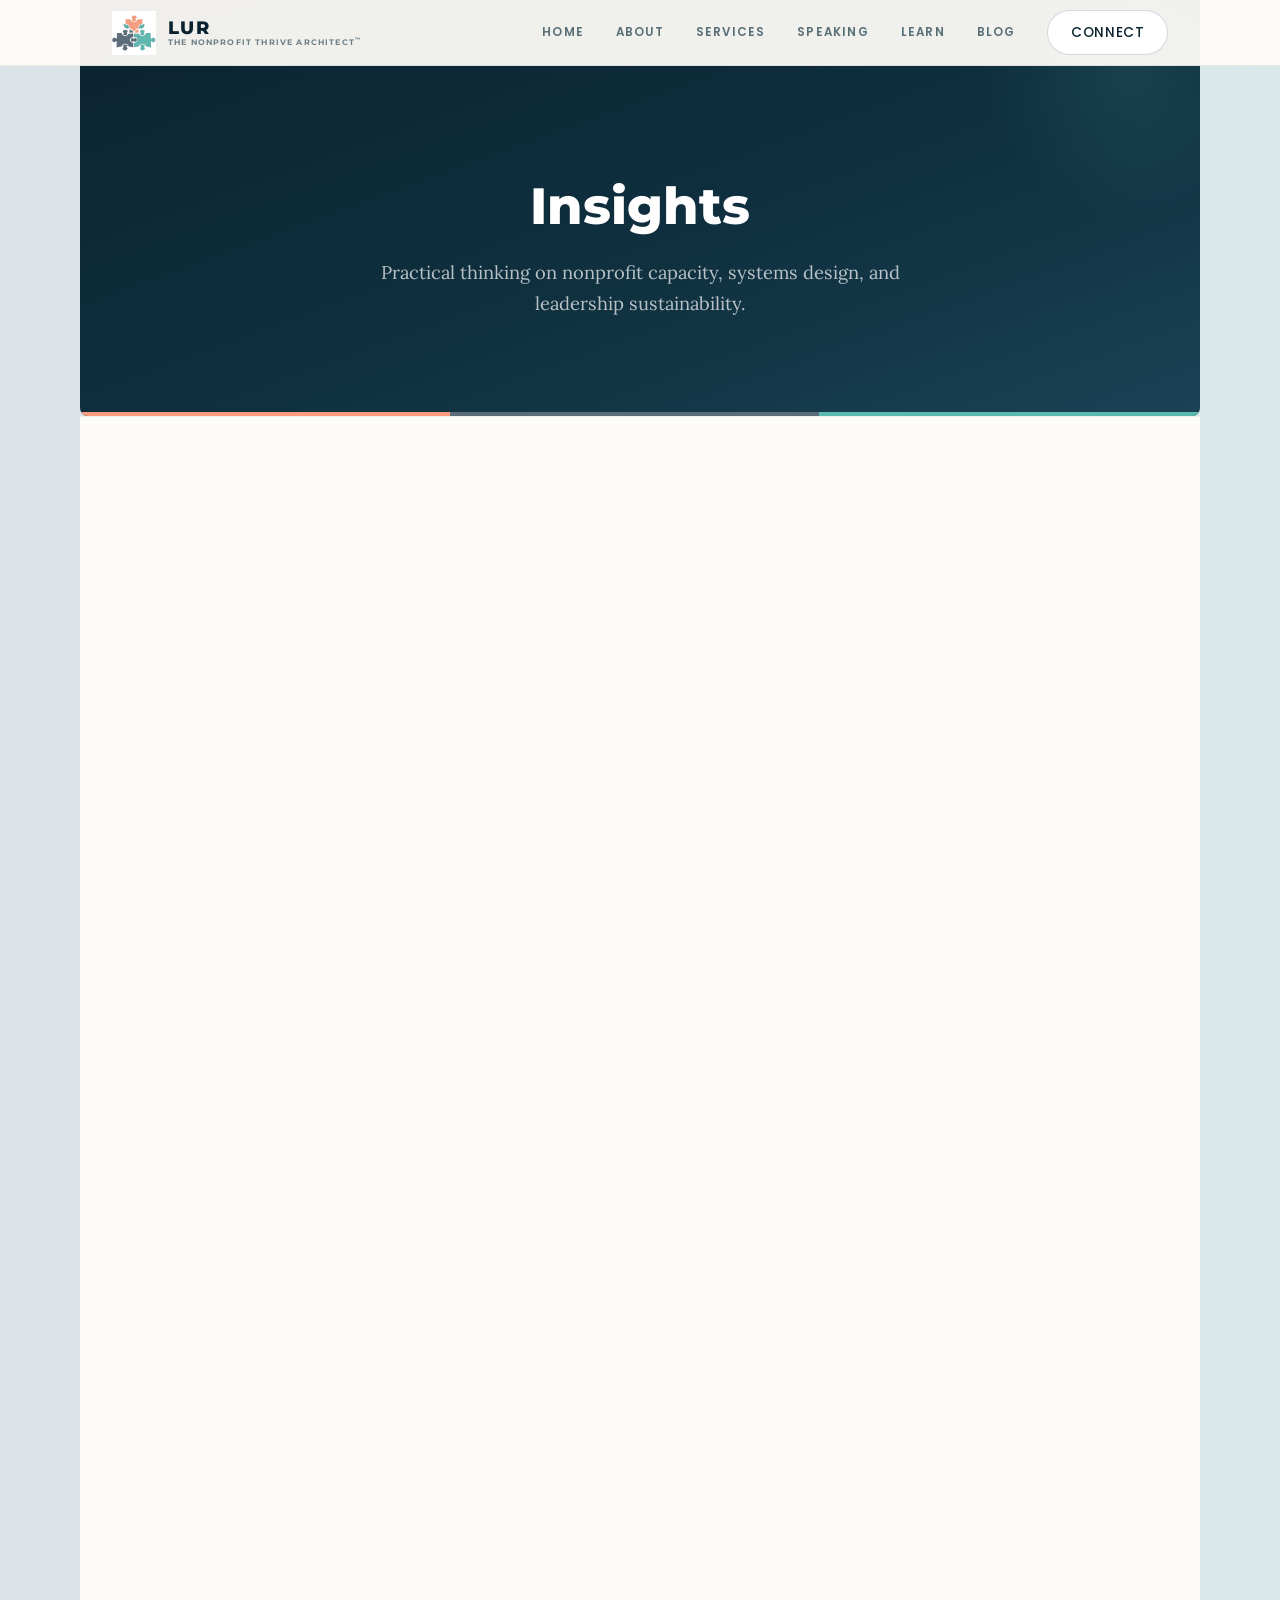
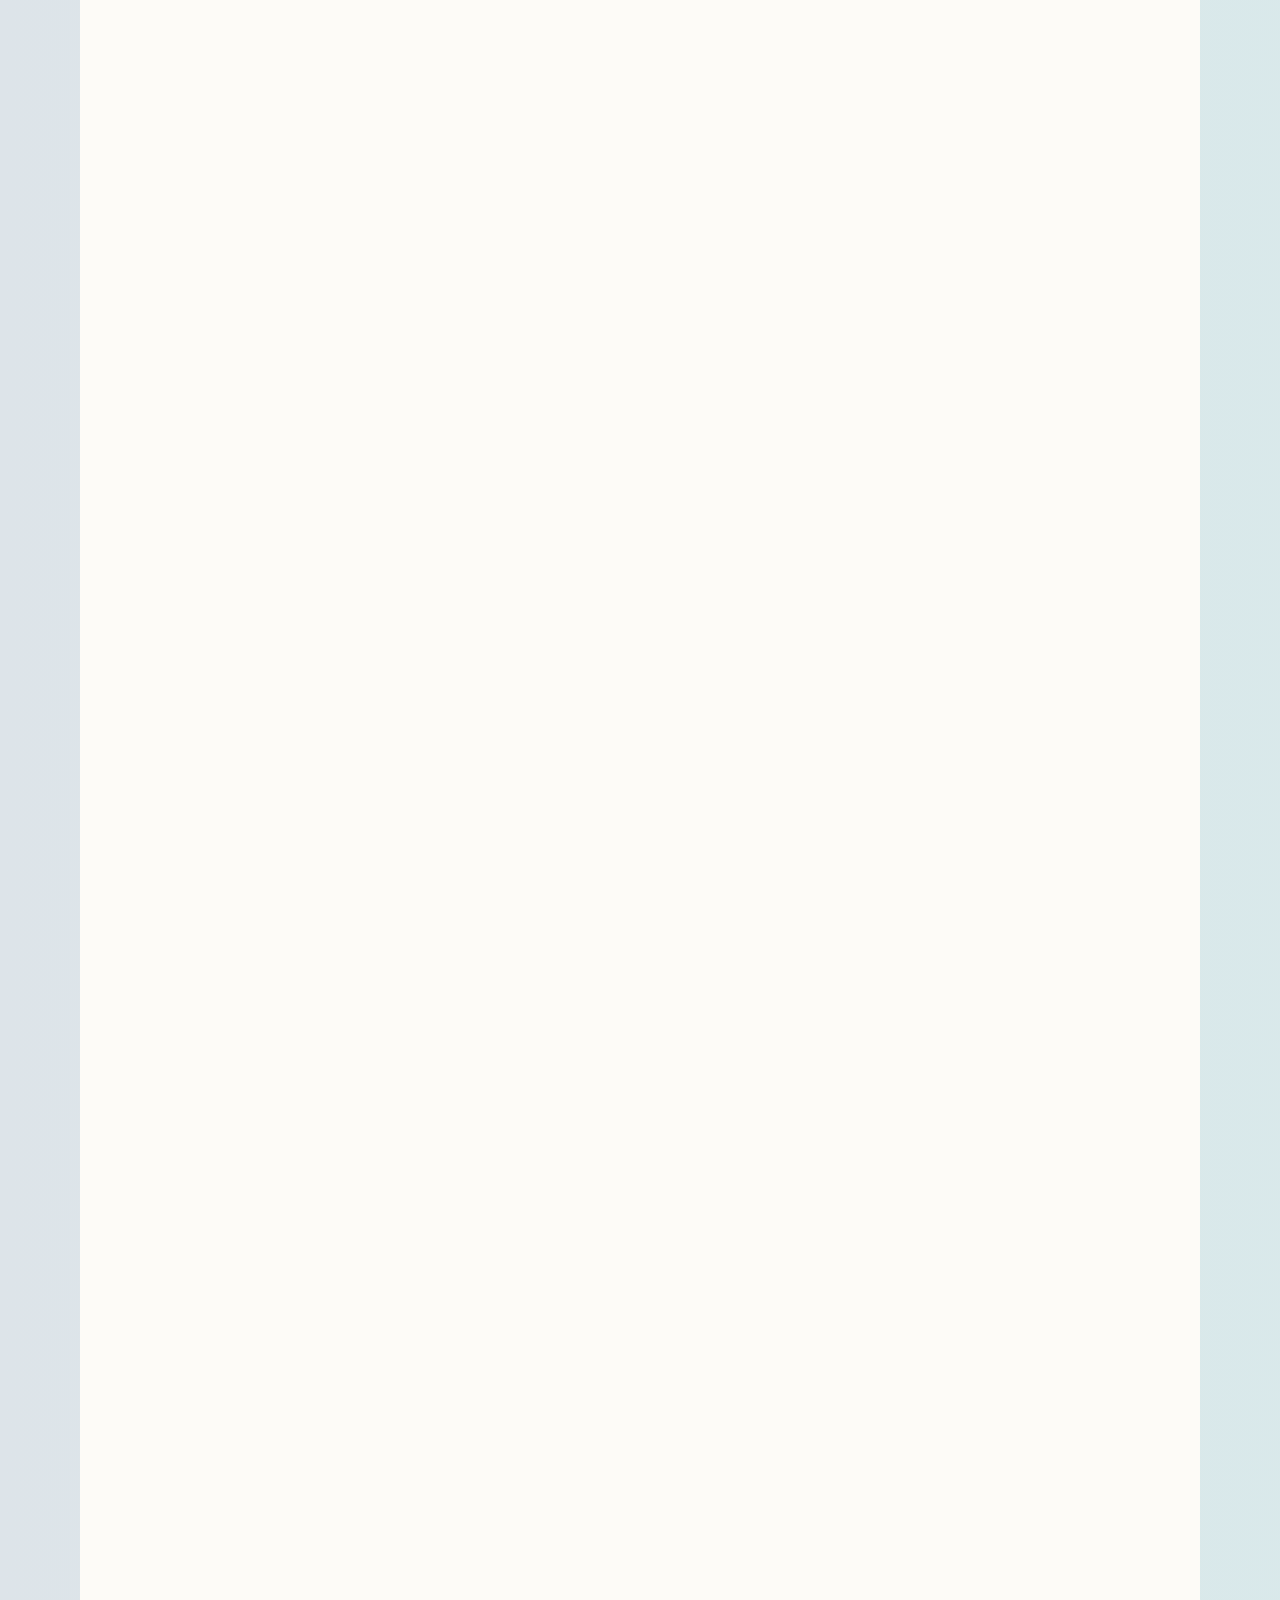
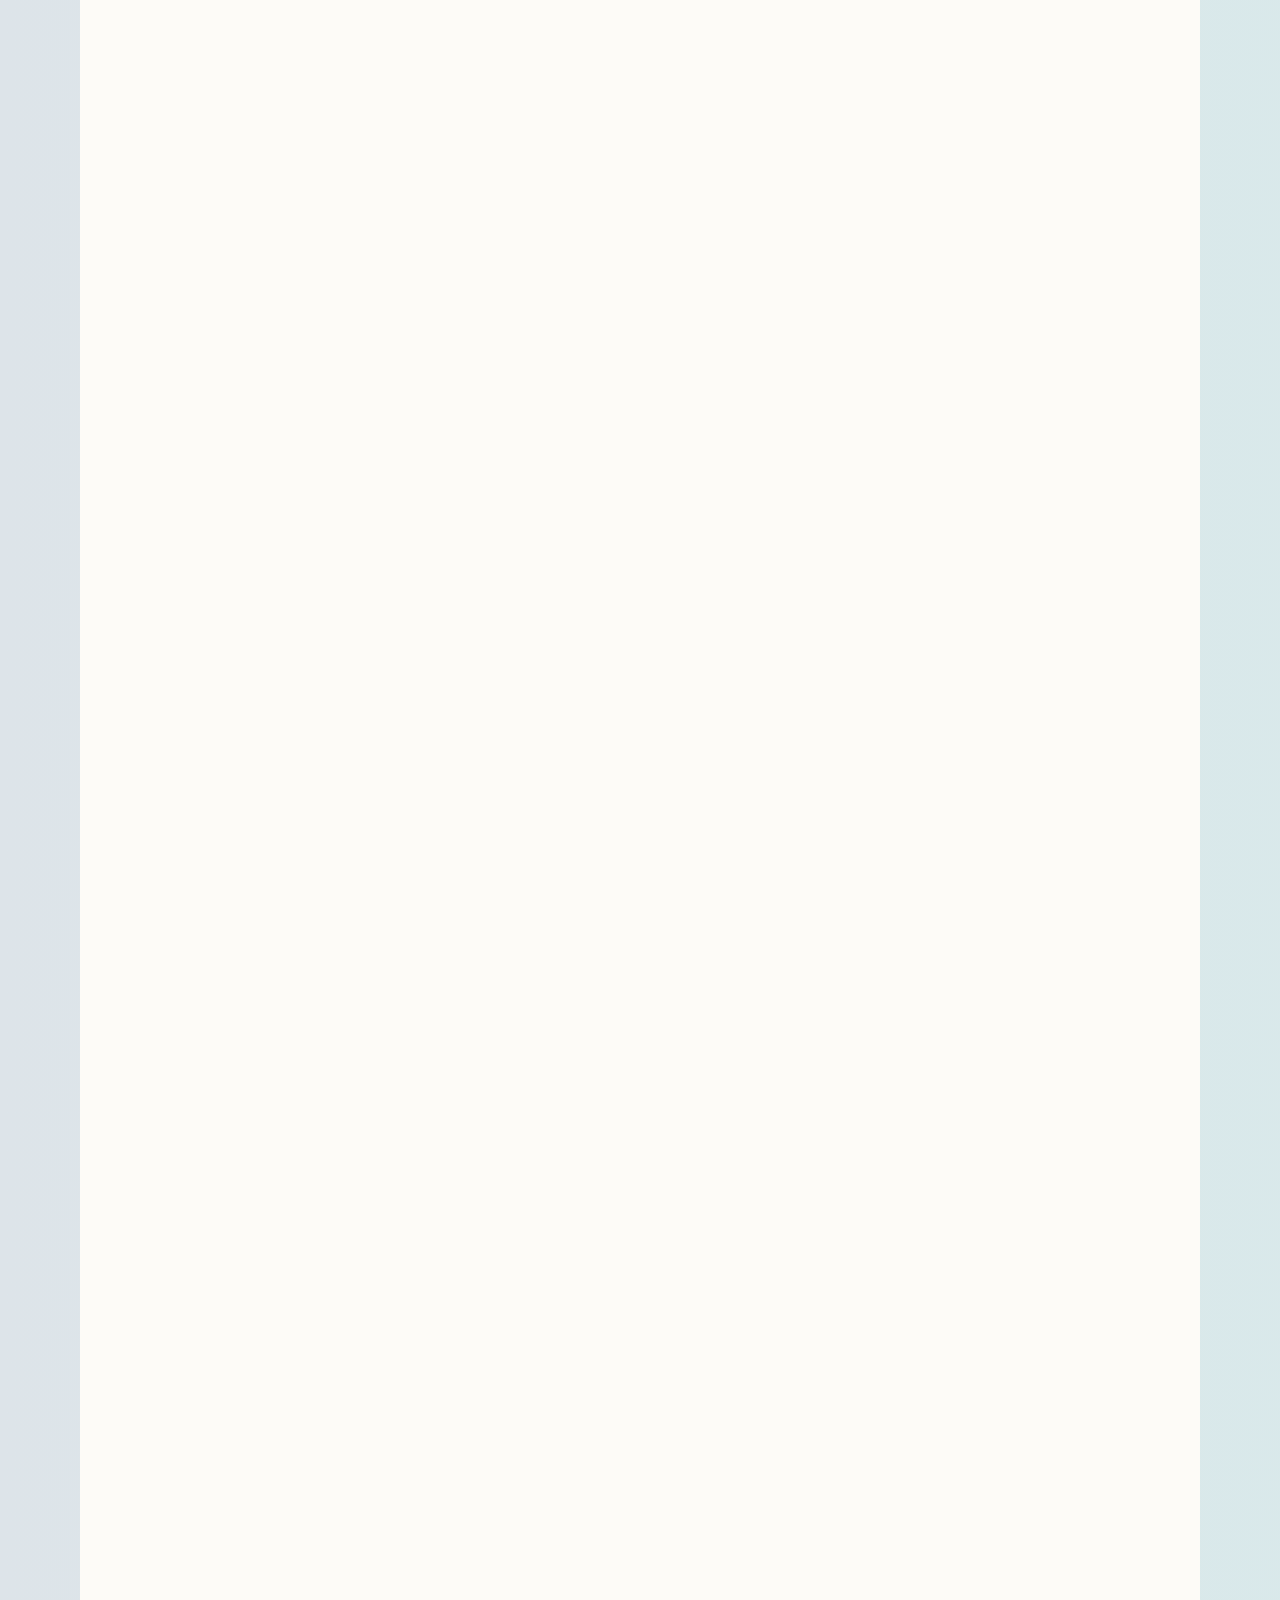
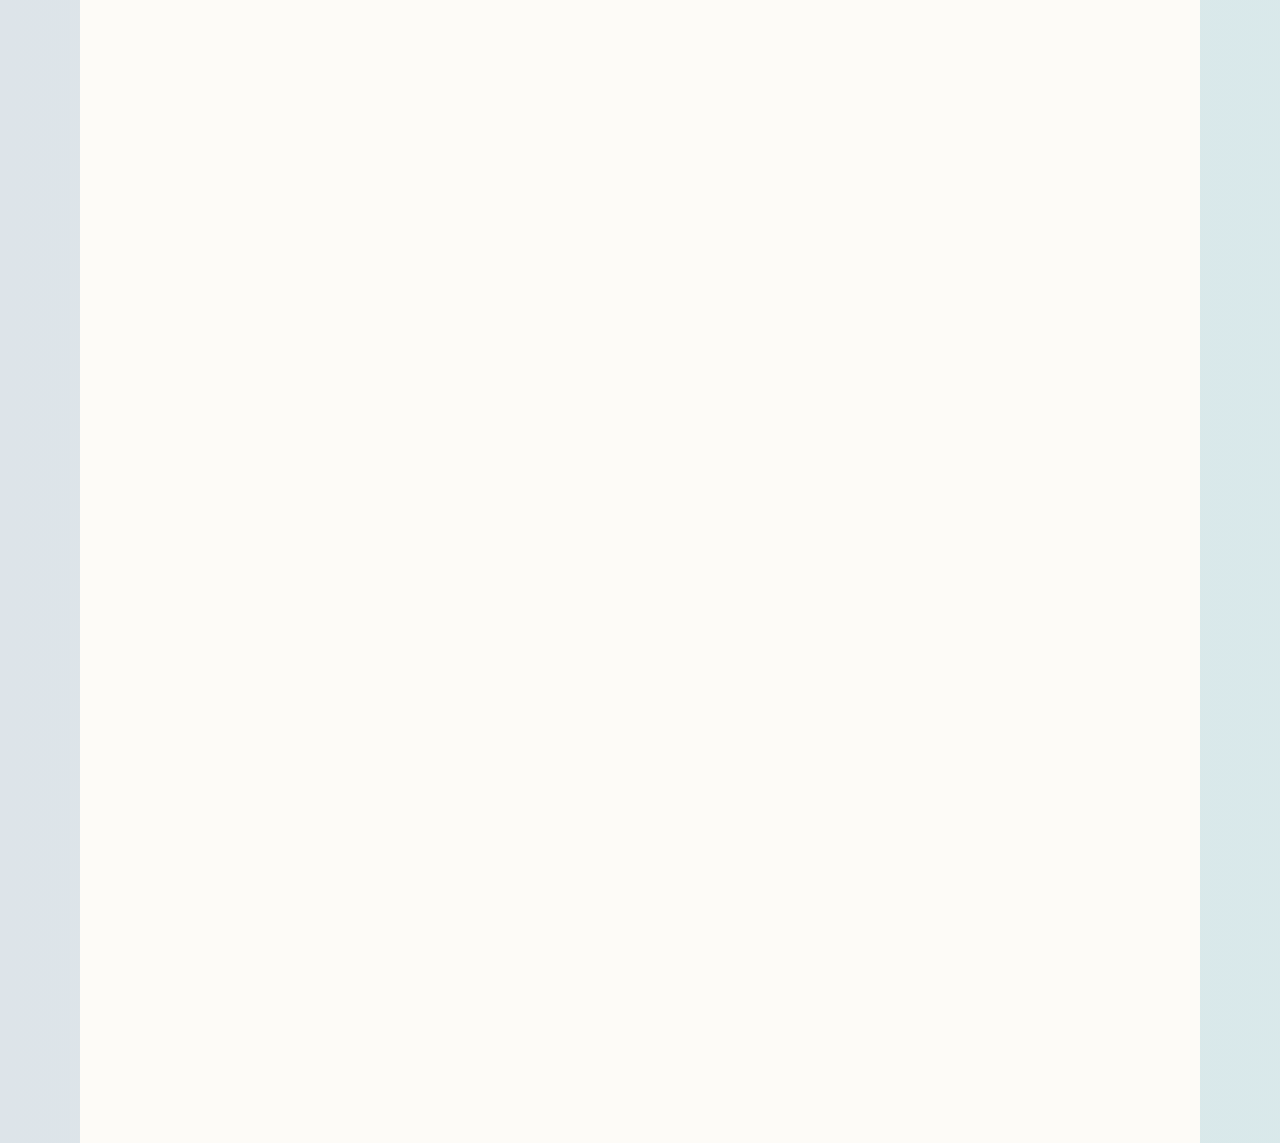
<file: blog/thrive-framework-explained.html>
<!DOCTYPE html>
<html lang="en">
<head>
  <meta charset="UTF-8">
  <meta name="viewport" content="width=device-width, initial-scale=1.0">
  <title>The THRIVE Framework: How LUR Growth Designs Systems That Actually Hold | LUR Growth</title>
  <meta name="description" content="Transform, Harness, Realize, Impact, Vision, Execute — six steps that turn reactive operations into scalable infrastructure. A look inside the architecture behind every LUR Growth engagement.">
  <meta name="keywords" content="THRIVE framework, nonprofit capacity framework, nonprofit systems architecture, nonprofit capacity building, nonprofit operations design">
  <meta property="og:title" content="The THRIVE Framework: How LUR Growth Designs Systems That Actually Hold">
  <meta property="og:description" content="Transform, Harness, Realize, Impact, Vision, Execute — six steps that turn reactive operations into scalable infrastructure.">
  <meta property="og:type" content="article">
  <meta property="og:url" content="https://www.lurgrowth.com/blog/thrive-framework-explained.html">
  <meta name="twitter:card" content="summary_large_image">
  <meta name="twitter:title" content="The THRIVE Framework: How LUR Growth Designs Systems That Actually Hold">
  <meta name="twitter:description" content="Transform, Harness, Realize, Impact, Vision, Execute — six steps that turn reactive operations into scalable infrastructure.">
  <link rel="canonical" href="https://www.lurgrowth.com/blog/thrive-framework-explained.html">
  <link rel="icon" type="image/png" href="../assets/favicon.png">
  <link rel="stylesheet" href="../css/styles.css">

  <script type="application/ld+json">
  {
    "@context": "https://schema.org",
    "@type": "BlogPosting",
    "headline": "The THRIVE Framework: How LUR Growth Designs Systems That Actually Hold",
    "description": "Transform, Harness, Realize, Impact, Vision, Execute — six steps that turn reactive operations into scalable infrastructure. A look inside the architecture behind every LUR Growth engagement.",
    "author": {
      "@type": "Person",
      "name": "Latoya Robinson",
      "jobTitle": "Founder, The Nonprofit Thrive Architect"
    },
    "publisher": {
      "@type": "Organization",
      "name": "LUR Growth",
      "url": "https://www.lurgrowth.com"
    },
    "datePublished": "2026-04-08",
    "dateModified": "2026-04-08",
    "mainEntityOfPage": "https://www.lurgrowth.com/blog/thrive-framework-explained.html",
    "keywords": ["THRIVE framework", "nonprofit capacity framework", "nonprofit systems architecture"]
  }
  </script>
</head>
<body>

  <!-- Navigation -->
  <nav class="nav scrolled" role="navigation" aria-label="Main navigation">
    <div class="nav__inner">
      <a href="../index.html" class="nav__logo" aria-label="LUR's Strategic Growth Innovators Home">
        <img src="../assets/lur-icon.png" alt="" class="nav__logo-icon">
        <span class="nav__logo-wordmark">
          <span class="nav__logo-lur">LUR</span>
          <span class="nav__logo-tagline">The Nonprofit Thrive Architect<sup>&trade;</sup></span>
        </span>
      </a>
      <div class="nav__links" id="navLinks">
        <a href="../index.html" class="nav__link">Home</a>
        <a href="../about.html" class="nav__link">About</a>
        <a href="../services.html" class="nav__link">Services</a>
        <a href="../speaking.html" class="nav__link">Speaking</a>
        <a href="../courses.html" class="nav__link">Learn</a>
        <a href="../blog.html" class="nav__link active">Blog</a>
        <a href="../contact.html" class="nav__cta">Connect</a>
      </div>
      <button class="nav__toggle" id="navToggle" aria-label="Toggle navigation menu" aria-expanded="false">
        <span></span>
        <span></span>
        <span></span>
      </button>
    </div>
  </nav>

  <!-- Page Header -->
  <header class="page-header">
    <h1 class="page-header__title">Insights</h1>
    <p class="page-header__subtitle">Practical thinking on nonprofit capacity, systems design, and leadership sustainability.</p>
  </header>

  <!-- Blog Post -->
  <section class="section section--cream">
    <div class="section__inner">
      <article class="blog-post">
        <a href="../blog.html" class="blog-post__back">&larr; All Posts</a>
        <span class="blog-post__tag">The THRIVE Framework</span>
        <h1 class="blog-post__title">The THRIVE Framework: How LUR Growth Designs Systems That Actually Hold</h1>
        <p class="blog-post__meta">Latoya Robinson &middot; April 8, 2026 &middot; 7 min read</p>

        <div class="blog-post__body">
          <p>Every engagement at LUR Growth follows a framework I developed after years of watching the same patterns play out across dozens of organizations. Brilliant leaders. Strong missions. Real community impact. And underneath it all, operational systems held together with duct tape, institutional memory, and the sheer force of one or two people refusing to let things fall apart.</p>

          <p>The THRIVE Framework is how I approach fixing that. It is not a checklist or a template. It is an architecture, a way of designing organizational systems so they carry strategy instead of depending on any individual to carry it for them. Let me walk you through each step and what it looks like in practice.</p>

          <h2>T: Transform</h2>

          <p>Every engagement starts here: understanding what needs to change and why the current state is not sustainable. This is not a SWOT analysis on a whiteboard. This is a deep operational assessment. I look at how information flows through the organization, where decisions get bottlenecked, which processes depend on one person's knowledge, and where the gaps are between what leadership says is happening and what is actually happening on the ground.</p>

          <p>In one engagement, I worked with an organization that had a beautiful strategic plan and a team that was completely exhausted. The plan called for program expansion, but the existing programs were running on manual processes that required the Program Director to touch every single data point. Before we could grow anything, we needed to transform the foundation: automate the data collection, streamline the reporting, and free up human capacity for the work that actually required human judgment.</p>

          <blockquote>
            <p>Transformation is not about doing more. It is about stopping the things that drain capacity so you can redirect that energy toward the things that build it.</p>
          </blockquote>

          <h2>H: Harness</h2>

          <p>Every organization has existing strengths, relationships, and assets that are underutilized. The Harness phase is about identifying what you already have and figuring out how to use it more intentionally.</p>

          <p>This might mean recognizing that your board has expertise you have never tapped, like a member with HR experience who could help design your onboarding process, or a member with technology skills who could advise on your database migration. It might mean looking at community partnerships that have been informal and turning them into structured collaborations with shared metrics and mutual accountability.</p>

          <p>I worked with an organization that was spending $3,000 a month on a CRM they used at 15 percent capacity. They had the tool. They had the data. They just had never been shown how to connect the two. In three sessions, we restructured their CRM workflows and suddenly they had real-time program dashboards, automated donor acknowledgments, and reporting that used to take a week now taking 20 minutes.</p>

          <p>That is harnessing. You are not buying something new. You are finally using what you have.</p>

          <h2>R: Realize</h2>

          <p>This is the design phase. Once I understand what needs to change and what assets you have to work with, I design the systems architecture. This is where workflows get mapped, decision-making frameworks get documented, and the infrastructure starts taking shape.</p>

          <p>Realize is about turning abstract strategy into concrete, executable systems. If your strategic plan says "strengthen donor retention," Realize is where we build the actual donor stewardship workflow: what happens when someone gives for the first time, what touchpoints they receive in the first 90 days, who is responsible for each step, and how the system flags when something falls through the cracks.</p>

          <p>The deliverables from this phase are not reports. They are working systems, documented, tested, and ready to implement. If I build something your team cannot actually use, I have failed. Every system I design is built for the team that exists, not the team you wish you had.</p>

          <h2>I: Impact</h2>

          <p>Impact is where we connect your operations to your outcomes. Most nonprofits can tell you what they do. Fewer can clearly articulate the measurable difference it makes. And even fewer have systems that automatically track and report that difference.</p>

          <p>In the Impact phase, I help organizations build measurement systems that are embedded in their operations, not layered on top. Your program delivery process should automatically generate the data you need for grant reports. Your intake process should capture baseline information that feeds into your outcomes tracking. Your quarterly board report should pull from live data, not require someone to spend a week assembling it manually.</p>

          <p>When impact measurement is built into the infrastructure, it stops being a burden and starts being a tool. Your team can see in real time what is working and what is not. Your funders get better data. Your board can make informed decisions. And most importantly, the communities you serve benefit from programs that are continuously improving based on actual evidence.</p>

          <h2>V: Vision</h2>

          <p>Once the operational infrastructure is in place and impact is being measured, Vision is about looking forward. What does growth look like from here? What new programs or partnerships become possible when your current operations are running efficiently? What does the three-year picture look like when you are not spending 60 percent of your time on administrative firefighting?</p>

          <p>This is the phase that most resembles traditional strategic planning, but the difference is that it is grounded in reality. You are not setting ambitious goals on top of broken systems. You are setting ambitious goals on top of infrastructure that can actually support them. The vision is informed by data, supported by systems, and executable by your team as it exists today.</p>

          <p>I have seen organizations unlock entirely new revenue streams in this phase, not because they had a new idea, but because they finally had the operational capacity to pursue ideas that had been sitting on the back burner for years.</p>

          <h2>E: Execute</h2>

          <p>Execute is where it all comes together. This is the implementation phase: rolling out the systems, training the team, establishing the rhythms, and building the accountability structures that keep everything running.</p>

          <p>But Execute is also about sustainability. I do not build systems that require my ongoing presence to maintain. The goal of every engagement is to leave the organization with infrastructure they own, understand, and can operate independently. That means training is thorough. Documentation is clear. And the systems are designed with enough flexibility to adapt as the organization evolves.</p>

          <p>I typically build in a 60 to 90 day support period after implementation. During that time, I am available to troubleshoot, adjust, and coach. But by the end of that period, the organization should be running on its own infrastructure with confidence.</p>

          <h2>How the Steps Connect</h2>

          <p>THRIVE is not a linear process with a clean start and end. It is a cycle. Once you execute, you start seeing new data, new patterns, new opportunities, and that feeds back into Transform. The framework is designed to be iterative. Your infrastructure gets stronger every time you move through the cycle because each pass builds on what you learned in the last one.</p>

          <p>That is what separates this from a consulting engagement that produces a deliverable and walks away. THRIVE is about building the organizational muscle to continuously improve, to keep designing, measuring, and refining the systems that carry your mission forward.</p>

          <p>Your mission deserves infrastructure that holds. That is what THRIVE is designed to build.</p>
        </div>

        <!-- CTA -->
        <div class="blog-post__cta">
          <h3 class="blog-post__title" style="font-size: 1.4rem;">Ready to Build Systems That Hold?</h3>
          <p class="blog-card__excerpt">The THRIVE Framework starts with understanding where your organization is right now. Schedule a discovery call and let's talk about what infrastructure could look like for you.</p>
          <a href="../contact.html" class="btn btn--dark" style="margin-top: var(--space-sm);">Schedule a Discovery Call &rarr;</a>
        </div>
      </article>
    </div>
  </section>

  <!-- Footer -->
  <footer class="footer" role="contentinfo">
    <div class="footer__inner">
      <div>
        <div class="footer__brand-lockup">
          <img src="../assets/lur-icon.png" alt="" class="footer__brand-icon">
          <div>
            <p class="footer__brand">LUR</p>
            <p class="footer__brand-tagline">The Nonprofit Thrive Architect<sup>&trade;</sup></p>
          </div>
        </div>
        <p class="footer__description">I partner with community initiatives to make their work visible and build the systems they need to scale it.</p>
      </div>
      <div>
        <p class="footer__heading">Navigate</p>
        <a href="../index.html" class="footer__link">Home</a>
        <a href="../about.html" class="footer__link">About</a>
        <a href="../services.html" class="footer__link">Services</a>
        <a href="../speaking.html" class="footer__link">Speaking</a>
        <a href="../courses.html" class="footer__link">Learn</a>
        <a href="../blog.html" class="footer__link">Blog</a>
        <a href="../contact.html" class="footer__link">Contact</a>
      </div>
      <div>
        <p class="footer__heading">Connect</p>
        <a href="https://calendly.com/lurobinson/30min" target="_blank" rel="noopener" class="footer__link">Schedule a Discovery Call</a>
        <a href="../speaking.html" class="footer__link">Speaking Inquiries</a>
        <p class="footer__link" style="margin-top: var(--space-sm);">Winston-Salem, NC</p>
        <div class="footer__social">
          <a href="https://www.linkedin.com/company/lurgrowth" target="_blank" rel="noopener" class="footer__social-link" aria-label="LinkedIn">
            <svg viewBox="0 0 24 24" fill="currentColor"><path d="M20.447 20.452h-3.554v-5.569c0-1.328-.027-3.037-1.852-3.037-1.853 0-2.136 1.445-2.136 2.939v5.667H9.351V9h3.414v1.561h.046c.477-.9 1.637-1.85 3.37-1.85 3.601 0 4.267 2.37 4.267 5.455v6.286zM5.337 7.433a2.062 2.062 0 01-2.063-2.065 2.064 2.064 0 112.063 2.065zm1.782 13.019H3.555V9h3.564v11.452zM22.225 0H1.771C.792 0 0 .774 0 1.729v20.542C0 23.227.792 24 1.771 24h20.451C23.2 24 24 23.227 24 22.271V1.729C24 .774 23.2 0 22.222 0h.003z"/></svg>
          </a>
          <a href="https://www.facebook.com/LURGrowth/" target="_blank" rel="noopener" class="footer__social-link" aria-label="Facebook">
            <svg viewBox="0 0 24 24" fill="currentColor"><path d="M24 12.073c0-6.627-5.373-12-12-12s-12 5.373-12 12c0 5.99 4.388 10.954 10.125 11.854v-8.385H7.078v-3.47h3.047V9.43c0-3.007 1.792-4.669 4.533-4.669 1.312 0 2.686.235 2.686.235v2.953H15.83c-1.491 0-1.956.925-1.956 1.874v2.25h3.328l-.532 3.47h-2.796v8.385C19.612 23.027 24 18.062 24 12.073z"/></svg>
          </a>
          <a href="https://www.instagram.com/lurgrowth/" target="_blank" rel="noopener" class="footer__social-link" aria-label="Instagram">
            <svg viewBox="0 0 24 24" fill="currentColor"><path d="M12 2.163c3.204 0 3.584.012 4.85.07 3.252.148 4.771 1.691 4.919 4.919.058 1.265.069 1.645.069 4.849 0 3.205-.012 3.584-.069 4.849-.149 3.225-1.664 4.771-4.919 4.919-1.266.058-1.644.07-4.85.07-3.204 0-3.584-.012-4.849-.07-3.26-.149-4.771-1.699-4.919-4.92-.058-1.265-.07-1.644-.07-4.849 0-3.204.013-3.583.07-4.849.149-3.227 1.664-4.771 4.919-4.919 1.266-.057 1.645-.069 4.849-.069zM12 0C8.741 0 8.333.014 7.053.072 2.695.272.273 2.69.073 7.052.014 8.333 0 8.741 0 12c0 3.259.014 3.668.072 4.948.2 4.358 2.618 6.78 6.98 6.98C8.333 23.986 8.741 24 12 24c3.259 0 3.668-.014 4.948-.072 4.354-.2 6.782-2.618 6.979-6.98.059-1.28.073-1.689.073-4.948 0-3.259-.014-3.667-.072-4.947-.196-4.354-2.617-6.78-6.979-6.98C15.668.014 15.259 0 12 0zm0 5.838a6.162 6.162 0 100 12.324 6.162 6.162 0 000-12.324zM12 16a4 4 0 110-8 4 4 0 010 8zm6.406-11.845a1.44 1.44 0 100 2.881 1.44 1.44 0 000-2.881z"/></svg>
          </a>
          <a href="https://x.com/ThriveArchLR" target="_blank" rel="noopener" class="footer__social-link" aria-label="X (Twitter)">
            <svg viewBox="0 0 24 24" fill="currentColor"><path d="M18.244 2.25h3.308l-7.227 8.26 8.502 11.24H16.17l-5.214-6.817L4.99 21.75H1.68l7.73-8.835L1.254 2.25H8.08l4.713 6.231zm-1.161 17.52h1.833L7.084 4.126H5.117z"/></svg>
          </a>
        </div>
      </div>
    </div>
    <div class="footer__bottom">
      <p>&copy; 2026 LUR's Strategic Growth Innovators, LLC. All rights reserved.</p>
      <p>The Nonprofit Thrive Architect&trade;</p>
    </div>
  </footer>

  <script src="../js/main.js" defer></script>
</body>
</html>
</file>
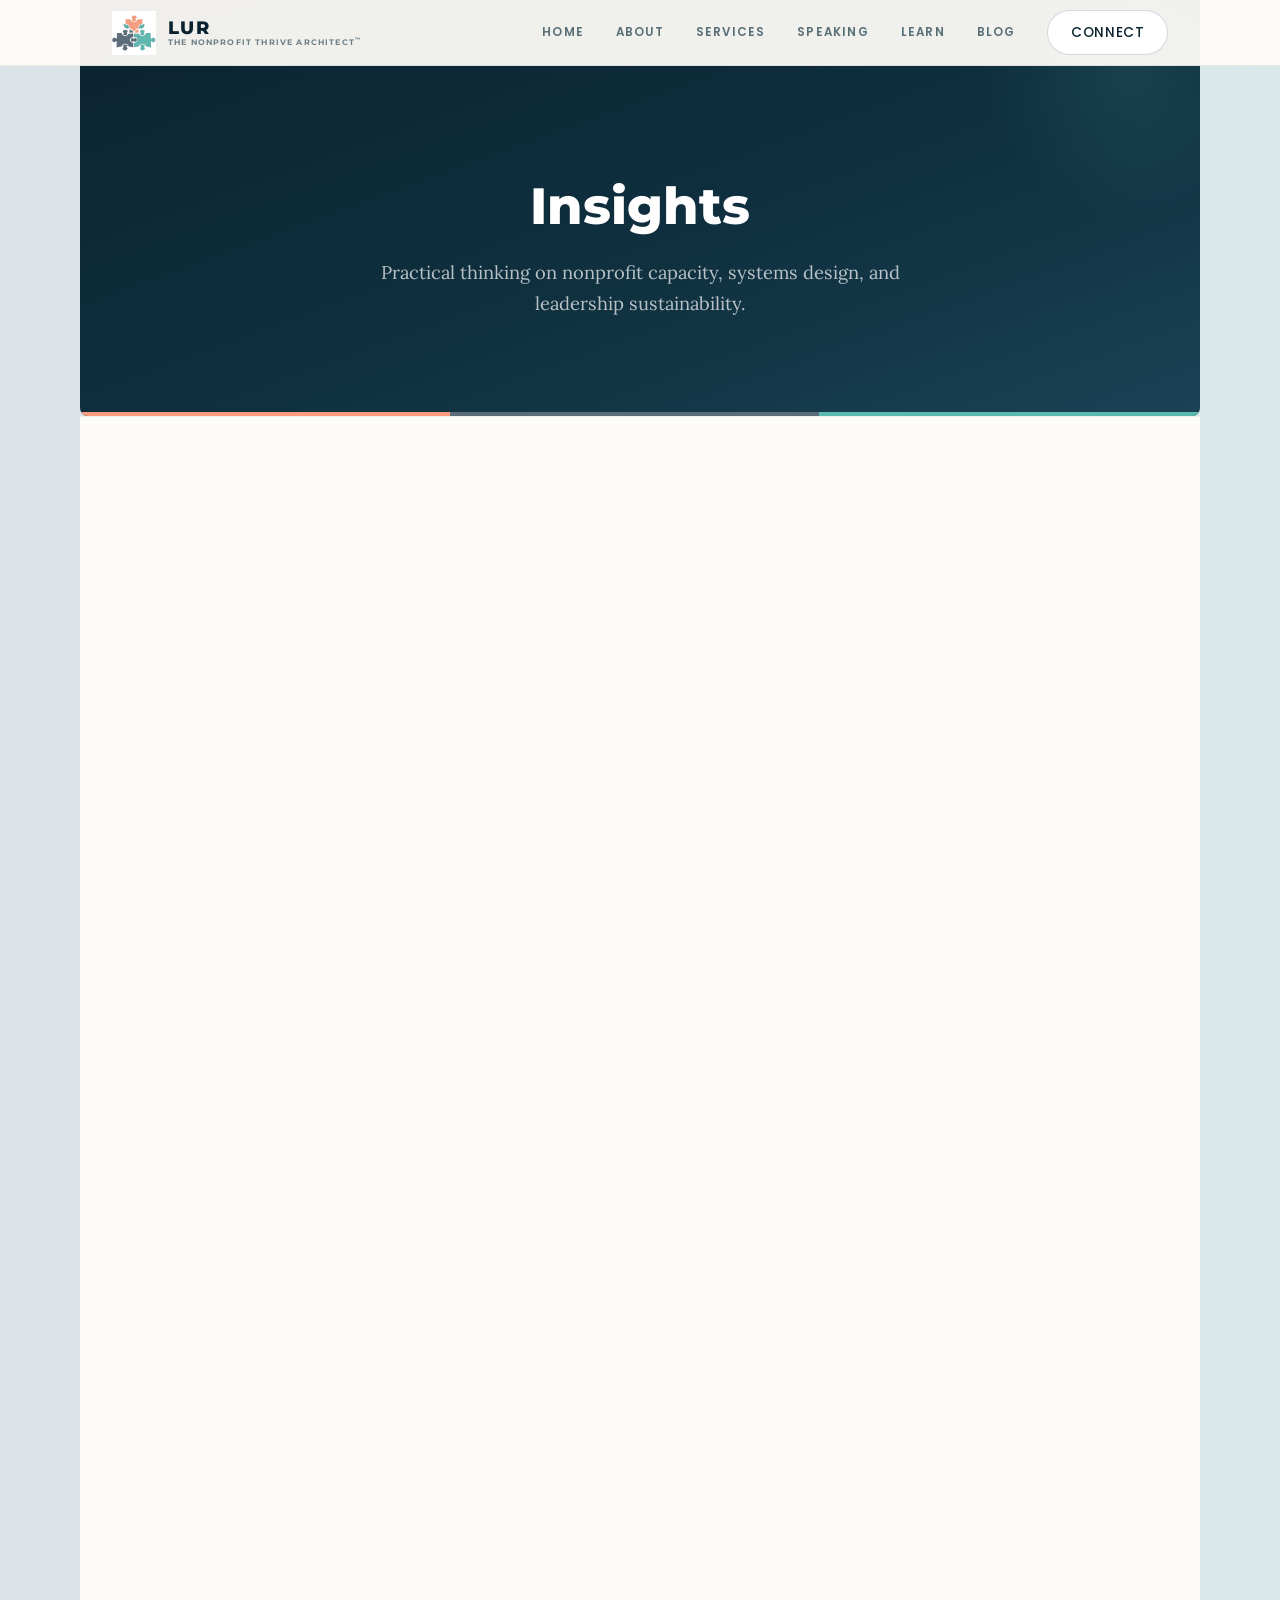
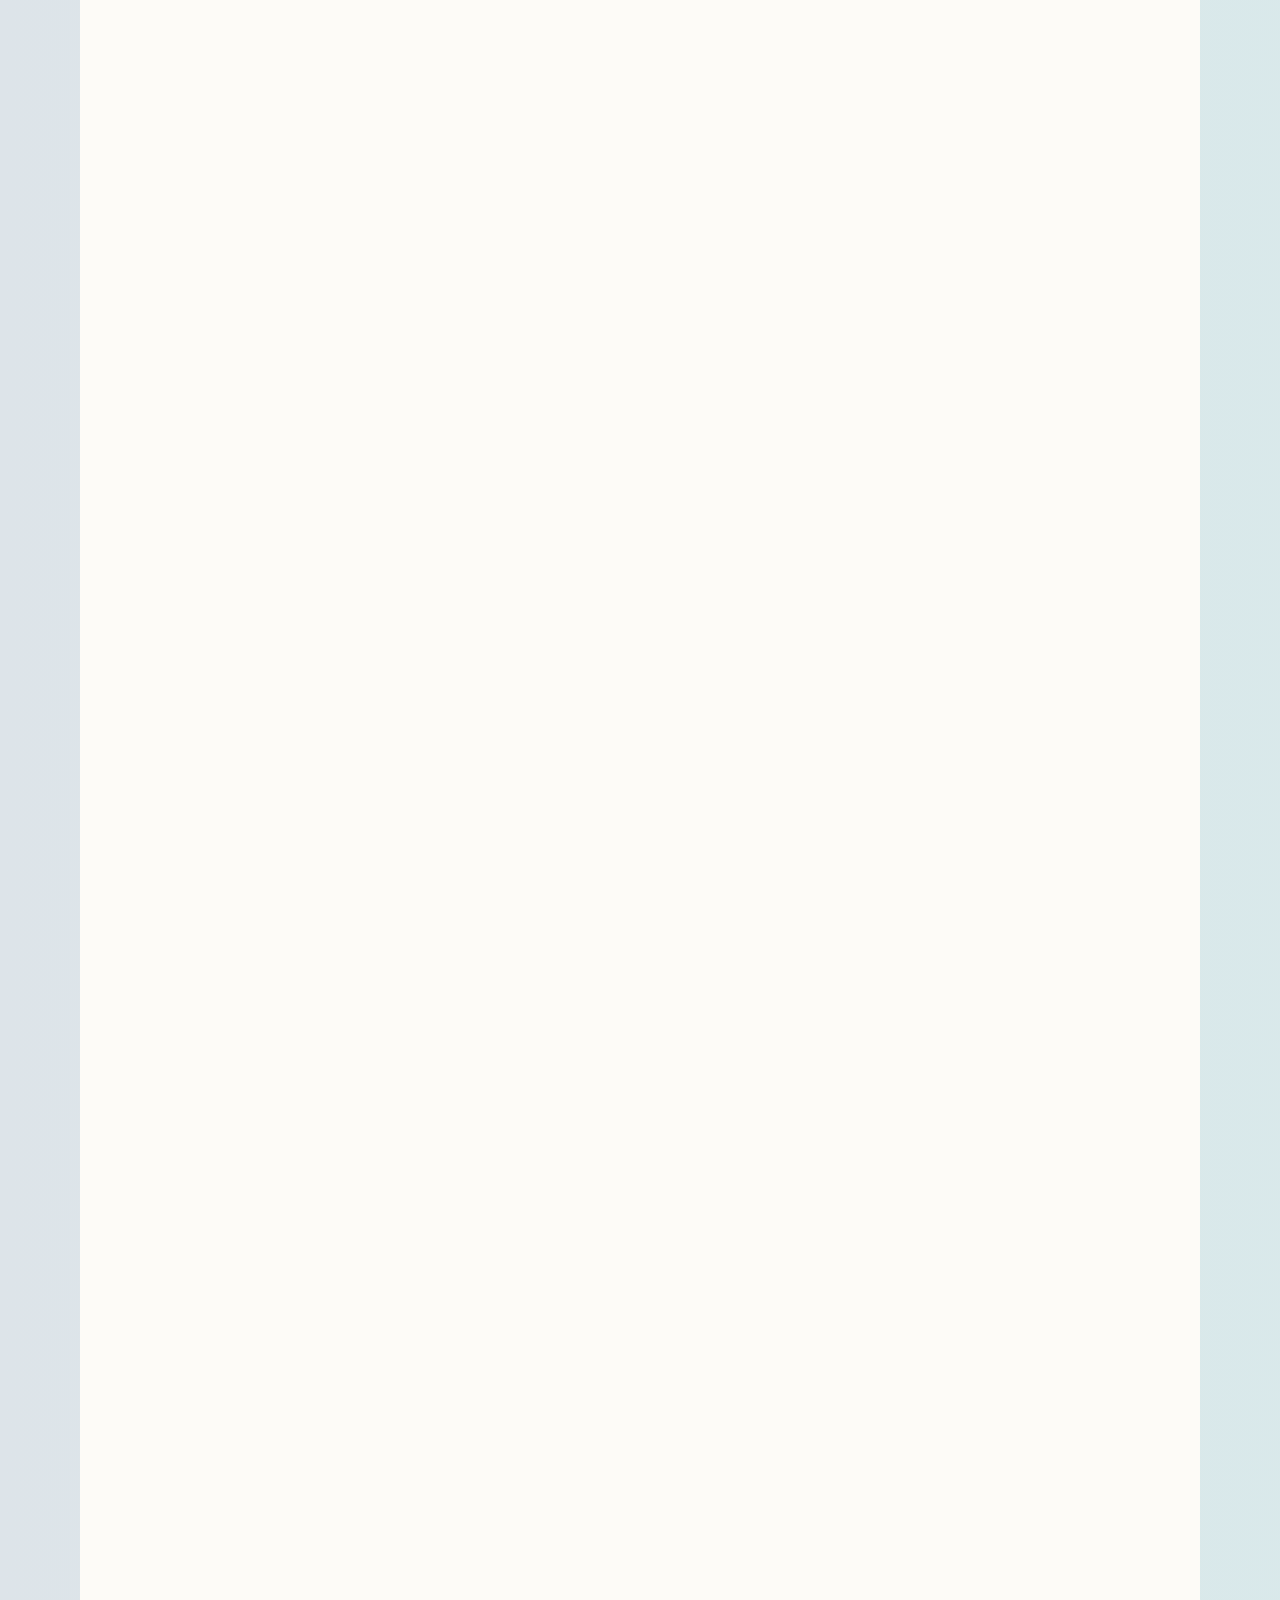
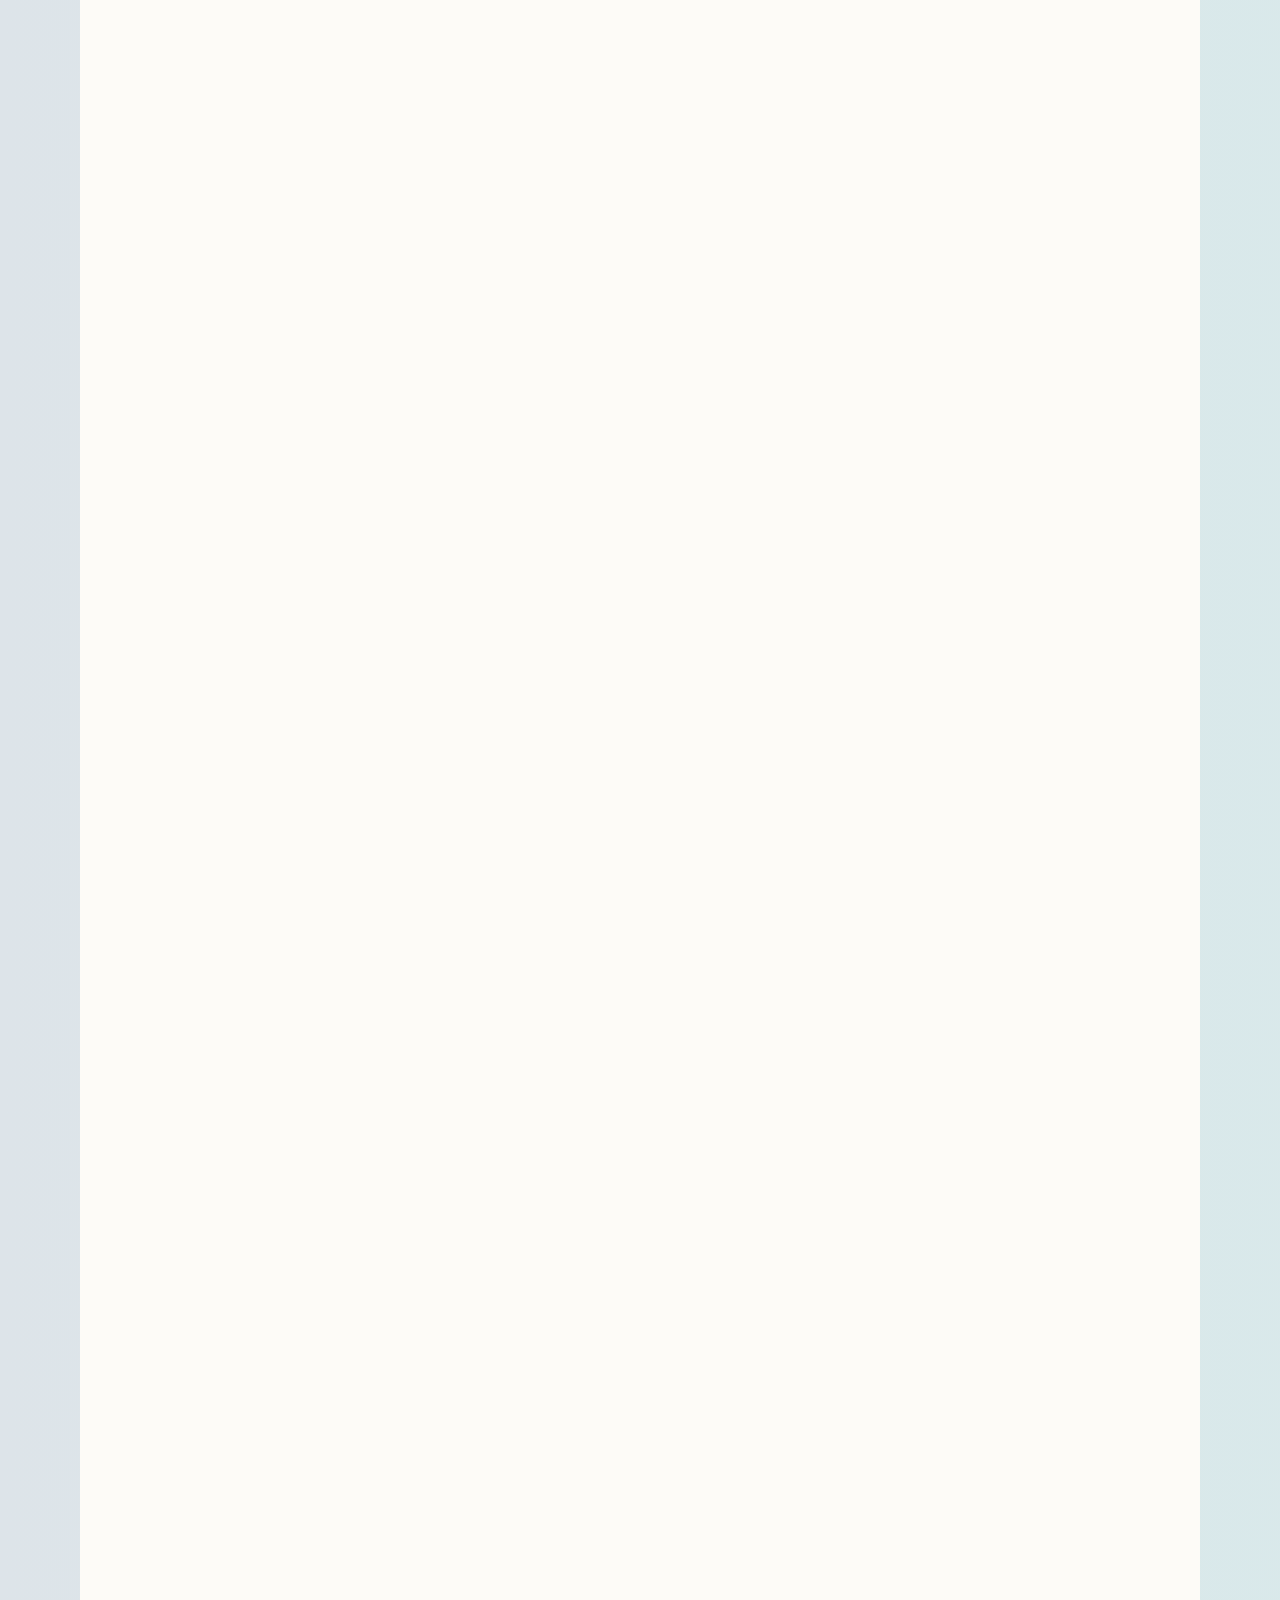
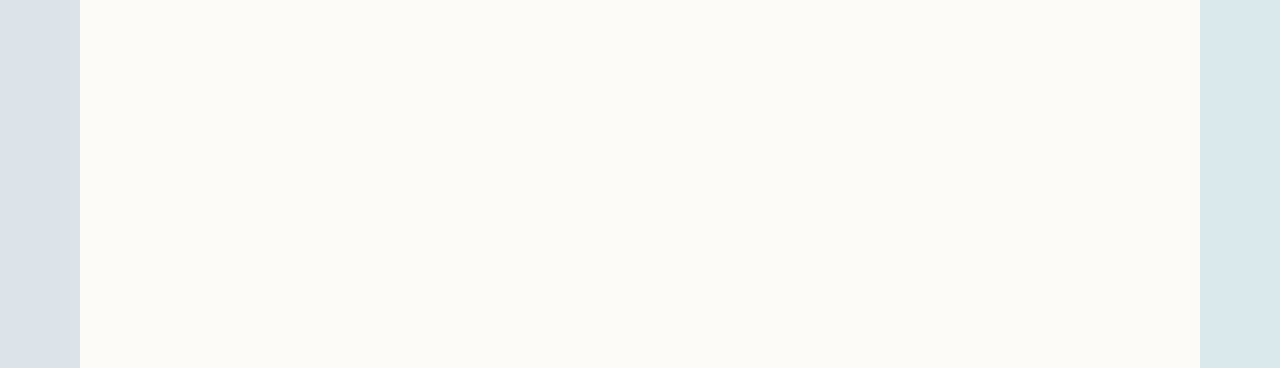
<file: blog/why-nonprofits-need-capacity-infrastructure.html>
<!DOCTYPE html>
<html lang="en">
<head>
  <meta charset="UTF-8">
  <meta name="viewport" content="width=device-width, initial-scale=1.0">
  <title>Why Nonprofits Need Capacity Infrastructure — Not More Strategic Plans | LUR Growth</title>
  <meta name="description" content="Most nonprofits don't fail because they lack a plan. They destabilize because the plan lives in one person instead of inside a system. Here's what capacity infrastructure actually looks like.">
  <meta name="keywords" content="nonprofit capacity building, nonprofit infrastructure, nonprofit systems design, nonprofit strategic planning, capacity infrastructure">
  <meta property="og:title" content="Why Nonprofits Need Capacity Infrastructure — Not More Strategic Plans">
  <meta property="og:description" content="Most nonprofits don't fail because they lack a plan. They destabilize because the plan lives in one person instead of inside a system.">
  <meta property="og:type" content="article">
  <meta property="og:url" content="https://www.lurgrowth.com/blog/why-nonprofits-need-capacity-infrastructure.html">
  <meta name="twitter:card" content="summary_large_image">
  <meta name="twitter:title" content="Why Nonprofits Need Capacity Infrastructure — Not More Strategic Plans">
  <meta name="twitter:description" content="Most nonprofits don't fail because they lack a plan. They destabilize because the plan lives in one person instead of inside a system.">
  <link rel="canonical" href="https://www.lurgrowth.com/blog/why-nonprofits-need-capacity-infrastructure.html">
  <link rel="icon" type="image/png" href="../assets/favicon.png">
  <link rel="stylesheet" href="../css/styles.css">

  <script type="application/ld+json">
  {
    "@context": "https://schema.org",
    "@type": "BlogPosting",
    "headline": "Why Nonprofits Need Capacity Infrastructure — Not More Strategic Plans",
    "description": "Most nonprofits don't fail because they lack a plan. They destabilize because the plan lives in one person instead of inside a system. Here's what capacity infrastructure actually looks like.",
    "author": {
      "@type": "Person",
      "name": "Latoya Robinson",
      "jobTitle": "Founder, The Nonprofit Thrive Architect"
    },
    "publisher": {
      "@type": "Organization",
      "name": "LUR Growth",
      "url": "https://www.lurgrowth.com"
    },
    "datePublished": "2026-04-10",
    "dateModified": "2026-04-10",
    "mainEntityOfPage": "https://www.lurgrowth.com/blog/why-nonprofits-need-capacity-infrastructure.html",
    "keywords": ["nonprofit capacity building", "nonprofit infrastructure", "nonprofit systems design"]
  }
  </script>
</head>
<body>

  <!-- Navigation -->
  <nav class="nav scrolled" role="navigation" aria-label="Main navigation">
    <div class="nav__inner">
      <a href="../index.html" class="nav__logo" aria-label="LUR's Strategic Growth Innovators Home">
        <img src="../assets/lur-icon.png" alt="" class="nav__logo-icon">
        <span class="nav__logo-wordmark">
          <span class="nav__logo-lur">LUR</span>
          <span class="nav__logo-tagline">The Nonprofit Thrive Architect<sup>&trade;</sup></span>
        </span>
      </a>
      <div class="nav__links" id="navLinks">
        <a href="../index.html" class="nav__link">Home</a>
        <a href="../about.html" class="nav__link">About</a>
        <a href="../services.html" class="nav__link">Services</a>
        <a href="../speaking.html" class="nav__link">Speaking</a>
        <a href="../courses.html" class="nav__link">Learn</a>
        <a href="../blog.html" class="nav__link active">Blog</a>
        <a href="../contact.html" class="nav__cta">Connect</a>
      </div>
      <button class="nav__toggle" id="navToggle" aria-label="Toggle navigation menu" aria-expanded="false">
        <span></span>
        <span></span>
        <span></span>
      </button>
    </div>
  </nav>

  <!-- Page Header -->
  <header class="page-header">
    <h1 class="page-header__title">Insights</h1>
    <p class="page-header__subtitle">Practical thinking on nonprofit capacity, systems design, and leadership sustainability.</p>
  </header>

  <!-- Blog Post -->
  <section class="section section--cream">
    <div class="section__inner">
      <article class="blog-post">
        <a href="../blog.html" class="blog-post__back">&larr; All Posts</a>
        <span class="blog-post__tag">Capacity Building</span>
        <h1 class="blog-post__title">Why Nonprofits Need Capacity Infrastructure, Not More Strategic Plans</h1>
        <p class="blog-post__meta">Latoya Robinson &middot; April 10, 2026 &middot; 6 min read</p>

        <div class="blog-post__body">
          <p>I have sat in more strategic planning retreats than I can count. And I need to be honest with you: the vast majority of strategic plans I have watched organizations produce end up in a binder on a shelf. Sometimes a Google Drive folder. Either way, they gather dust while the real work continues to live inside one or two people who are holding everything together with institutional memory and sheer will.</p>

          <p>If that sounds familiar, you are not alone. And the problem is not that your plan was bad. The problem is that a strategic plan, by itself, is not infrastructure. It is a document. And documents do not run organizations. Systems do.</p>

          <h2>The Difference Between a Plan and Infrastructure</h2>

          <p>A strategic plan tells you where you want to go. Capacity infrastructure is what actually gets you there. Think of it this way: a strategic plan is the blueprint. Infrastructure is the foundation, the plumbing, the electrical, the load-bearing walls. You would never hand someone a blueprint and say "the house is done." But that is essentially what we do in the nonprofit sector every three to five years.</p>

          <p>We bring in a facilitator. We run SWOT analyses. We draft goals and objectives with timelines and responsible parties. And then the Executive Director walks back into the office on Monday morning with the same three staff members, the same outdated database, the same disconnected workflows, and the same board that meets quarterly and asks for a dashboard they never read.</p>

          <p>The plan did not fail. The organization never had the infrastructure to execute it.</p>

          <h2>Why Plans Fail: They Live in One Person</h2>

          <p>Here is the pattern I see over and over again after 20 years in this sector. An organization creates a strong strategic plan. The ED internalizes it. They become the keeper of the vision, the translator of priorities, and the sole driver of execution. Every decision, every pivot, every communication back to the board runs through one person.</p>

          <p>When that person is in the room, things work. When they are overwhelmed, sick, on leave, or ready to transition out, the entire strategic direction becomes fragile. I have watched organizations with solid five-year plans lose two years of momentum because the person who held the plan in their head left and no one else knew how to carry it forward.</p>

          <blockquote>
            <p>Strategy should not be something your organization remembers. It should be something your organization does, automatically, because the systems are designed to carry it.</p>
          </blockquote>

          <p>That is the fundamental shift. You move strategy out of people and into systems. Not because people do not matter (they matter enormously) but because your mission is too important to depend on any single person's availability or tenure.</p>

          <h2>What Capacity Infrastructure Actually Looks Like</h2>

          <p>When I work with organizations through LUR Growth, I am not building plans. I am building infrastructure. Here is what that means in practice:</p>

          <h3>Systems That Run Without You</h3>
          <p>Workflows for grant reporting, program delivery, onboarding, and stakeholder communication that are documented, tested, and repeatable. Not "how Sarah does it" but "how the organization does it." If Sarah leaves tomorrow, the next person can pick it up within a week, not six months.</p>

          <h3>Accountability That Is Built In, Not Bolted On</h3>
          <p>Most organizations treat accountability as something you add after the fact: a check-in meeting, a quarterly review, a board report. Real accountability is structural. It means your data flows automatically feed your reporting. Your program metrics connect directly to your strategic objectives. Your team knows what success looks like because it is visible in the tools they use every day, not in a document they reviewed once at a retreat.</p>

          <h3>Decision-Making Frameworks</h3>
          <p>When a new opportunity arises (a potential funder, a partnership, a program expansion) your team should not need to wait for the ED to decide whether it aligns with strategy. Infrastructure includes clear decision-making frameworks: who decides what, based on what criteria, with what level of authority. This is not bureaucracy. It is clarity. And it is what lets organizations move fast without breaking things.</p>

          <h3>Knowledge That Lives in the Organization</h3>
          <p>Every nonprofit has critical institutional knowledge locked inside individual staff members. The funder who prefers a specific reporting format. The community partner who needs to be approached a certain way. The board member who cares deeply about one particular metric. Infrastructure means capturing that knowledge in accessible, updatable systems so it belongs to the organization, not to any individual.</p>

          <h2>How LUR Growth Approaches This Differently</h2>

          <p>I do not start with goals and objectives. I start with how your organization actually operates right now. Where does information live? Who makes decisions, and how? What happens when something breaks? Where are the bottlenecks, the single points of failure, the things that only work because someone is personally holding them together?</p>

          <p>From there, I design systems that match your actual capacity, not your aspirational capacity. I am not interested in building something beautiful that your three-person team cannot maintain. I build what works, what holds, and what scales when you are ready.</p>

          <p>This is what I mean when I call myself The Nonprofit Thrive Architect. I am not designing plans. I am designing the structural capacity for your organization to execute strategy consistently, even when leadership changes, funding shifts, or the external environment gets unpredictable.</p>

          <p>Because it will. It always does. And the organizations that survive those shifts are not the ones with the best plans. They are the ones with the strongest infrastructure.</p>

          <h2>The Bottom Line</h2>

          <p>If your organization has been through multiple strategic planning processes and still feels like it is operating reactively, the issue is probably not your strategy. It is your infrastructure. You do not need another plan. You need systems that carry the plan forward whether you are in the room or not.</p>

          <p>That is the work. And it is the work that actually changes outcomes for the communities you serve.</p>
        </div>

        <!-- CTA -->
        <div class="blog-post__cta">
          <h3 class="blog-post__title" style="font-size: 1.4rem;">Ready to Build Infrastructure That Holds?</h3>
          <p class="blog-card__excerpt">Schedule a discovery call to talk about where your organization is now and what capacity infrastructure could look like for your team.</p>
          <a href="../contact.html" class="btn btn--dark" style="margin-top: var(--space-sm);">Schedule a Discovery Call &rarr;</a>
        </div>
      </article>
    </div>
  </section>

  <!-- Footer -->
  <footer class="footer" role="contentinfo">
    <div class="footer__inner">
      <div>
        <div class="footer__brand-lockup">
          <img src="../assets/lur-icon.png" alt="" class="footer__brand-icon">
          <div>
            <p class="footer__brand">LUR</p>
            <p class="footer__brand-tagline">The Nonprofit Thrive Architect<sup>&trade;</sup></p>
          </div>
        </div>
        <p class="footer__description">I partner with community initiatives to make their work visible and build the systems they need to scale it.</p>
      </div>
      <div>
        <p class="footer__heading">Navigate</p>
        <a href="../index.html" class="footer__link">Home</a>
        <a href="../about.html" class="footer__link">About</a>
        <a href="../services.html" class="footer__link">Services</a>
        <a href="../speaking.html" class="footer__link">Speaking</a>
        <a href="../courses.html" class="footer__link">Learn</a>
        <a href="../blog.html" class="footer__link">Blog</a>
        <a href="../contact.html" class="footer__link">Contact</a>
      </div>
      <div>
        <p class="footer__heading">Connect</p>
        <a href="https://calendly.com/lurobinson/30min" target="_blank" rel="noopener" class="footer__link">Schedule a Discovery Call</a>
        <a href="../speaking.html" class="footer__link">Speaking Inquiries</a>
        <p class="footer__link" style="margin-top: var(--space-sm);">Winston-Salem, NC</p>
        <div class="footer__social">
          <a href="https://www.linkedin.com/company/lurgrowth" target="_blank" rel="noopener" class="footer__social-link" aria-label="LinkedIn">
            <svg viewBox="0 0 24 24" fill="currentColor"><path d="M20.447 20.452h-3.554v-5.569c0-1.328-.027-3.037-1.852-3.037-1.853 0-2.136 1.445-2.136 2.939v5.667H9.351V9h3.414v1.561h.046c.477-.9 1.637-1.85 3.37-1.85 3.601 0 4.267 2.37 4.267 5.455v6.286zM5.337 7.433a2.062 2.062 0 01-2.063-2.065 2.064 2.064 0 112.063 2.065zm1.782 13.019H3.555V9h3.564v11.452zM22.225 0H1.771C.792 0 0 .774 0 1.729v20.542C0 23.227.792 24 1.771 24h20.451C23.2 24 24 23.227 24 22.271V1.729C24 .774 23.2 0 22.222 0h.003z"/></svg>
          </a>
          <a href="https://www.facebook.com/LURGrowth/" target="_blank" rel="noopener" class="footer__social-link" aria-label="Facebook">
            <svg viewBox="0 0 24 24" fill="currentColor"><path d="M24 12.073c0-6.627-5.373-12-12-12s-12 5.373-12 12c0 5.99 4.388 10.954 10.125 11.854v-8.385H7.078v-3.47h3.047V9.43c0-3.007 1.792-4.669 4.533-4.669 1.312 0 2.686.235 2.686.235v2.953H15.83c-1.491 0-1.956.925-1.956 1.874v2.25h3.328l-.532 3.47h-2.796v8.385C19.612 23.027 24 18.062 24 12.073z"/></svg>
          </a>
          <a href="https://www.instagram.com/lurgrowth/" target="_blank" rel="noopener" class="footer__social-link" aria-label="Instagram">
            <svg viewBox="0 0 24 24" fill="currentColor"><path d="M12 2.163c3.204 0 3.584.012 4.85.07 3.252.148 4.771 1.691 4.919 4.919.058 1.265.069 1.645.069 4.849 0 3.205-.012 3.584-.069 4.849-.149 3.225-1.664 4.771-4.919 4.919-1.266.058-1.644.07-4.85.07-3.204 0-3.584-.012-4.849-.07-3.26-.149-4.771-1.699-4.919-4.92-.058-1.265-.07-1.644-.07-4.849 0-3.204.013-3.583.07-4.849.149-3.227 1.664-4.771 4.919-4.919 1.266-.057 1.645-.069 4.849-.069zM12 0C8.741 0 8.333.014 7.053.072 2.695.272.273 2.69.073 7.052.014 8.333 0 8.741 0 12c0 3.259.014 3.668.072 4.948.2 4.358 2.618 6.78 6.98 6.98C8.333 23.986 8.741 24 12 24c3.259 0 3.668-.014 4.948-.072 4.354-.2 6.782-2.618 6.979-6.98.059-1.28.073-1.689.073-4.948 0-3.259-.014-3.667-.072-4.947-.196-4.354-2.617-6.78-6.979-6.98C15.668.014 15.259 0 12 0zm0 5.838a6.162 6.162 0 100 12.324 6.162 6.162 0 000-12.324zM12 16a4 4 0 110-8 4 4 0 010 8zm6.406-11.845a1.44 1.44 0 100 2.881 1.44 1.44 0 000-2.881z"/></svg>
          </a>
          <a href="https://x.com/ThriveArchLR" target="_blank" rel="noopener" class="footer__social-link" aria-label="X (Twitter)">
            <svg viewBox="0 0 24 24" fill="currentColor"><path d="M18.244 2.25h3.308l-7.227 8.26 8.502 11.24H16.17l-5.214-6.817L4.99 21.75H1.68l7.73-8.835L1.254 2.25H8.08l4.713 6.231zm-1.161 17.52h1.833L7.084 4.126H5.117z"/></svg>
          </a>
        </div>
      </div>
    </div>
    <div class="footer__bottom">
      <p>&copy; 2026 LUR's Strategic Growth Innovators, LLC. All rights reserved.</p>
      <p>The Nonprofit Thrive Architect&trade;</p>
    </div>
  </footer>

  <script src="../js/main.js" defer></script>
</body>
</html>
</file>
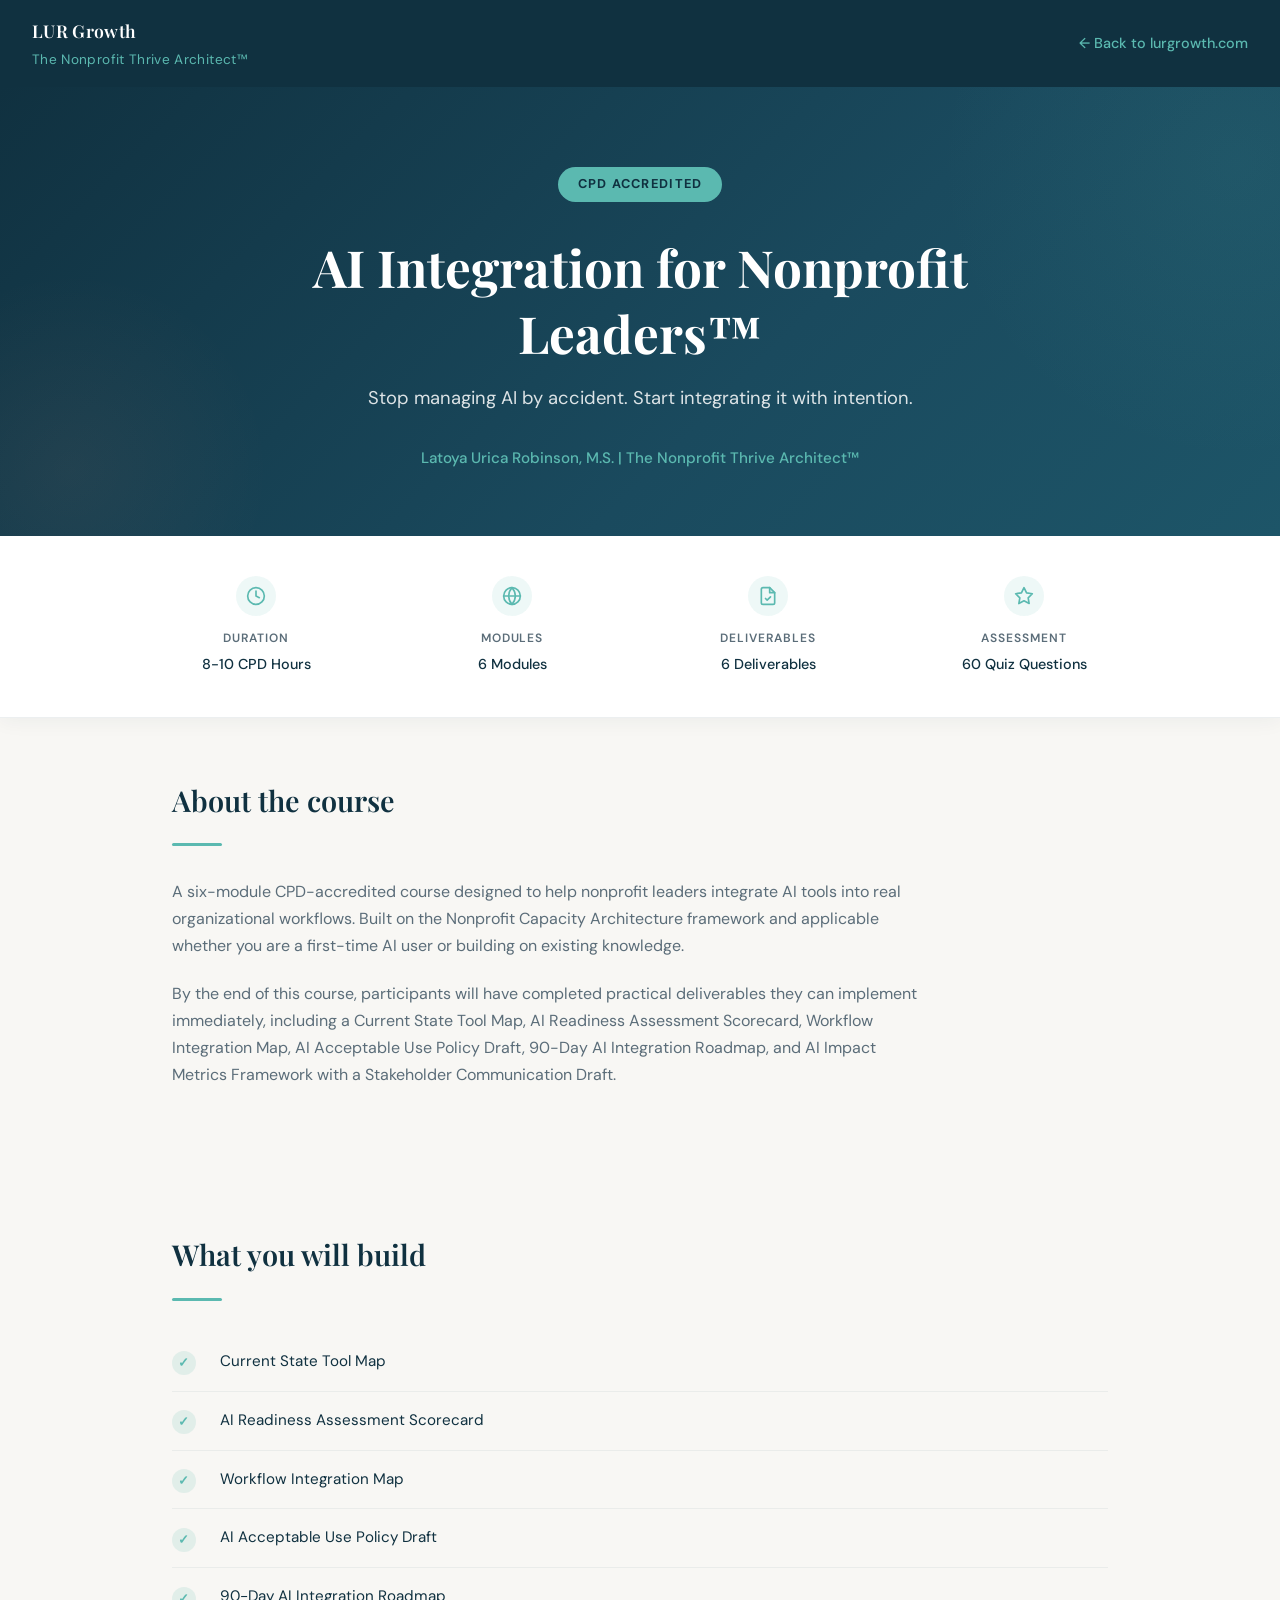
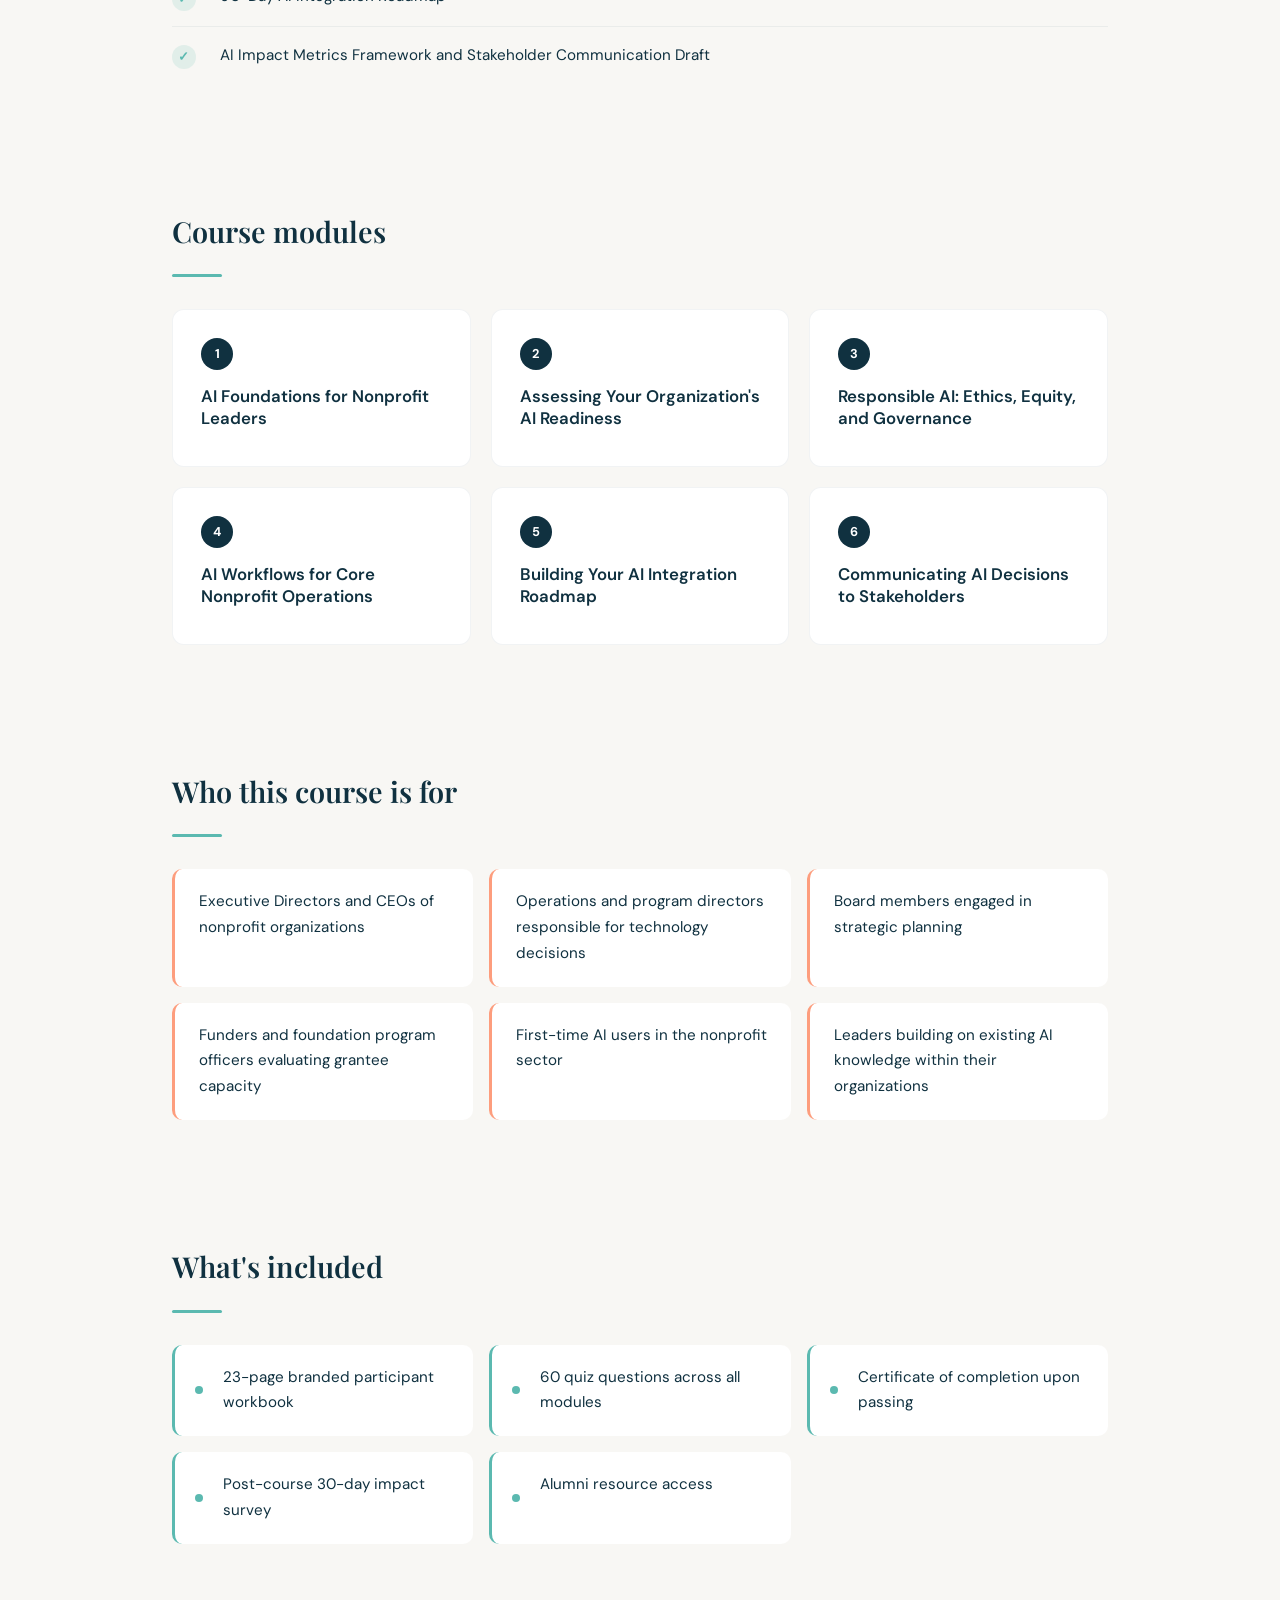
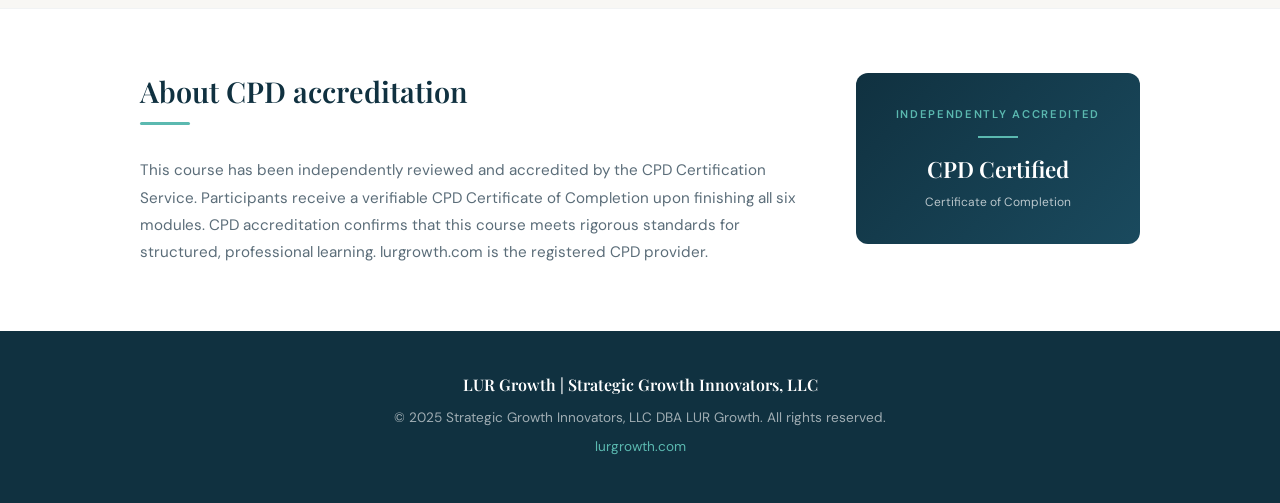
<file: cpd-courses/ai-integration-nonprofit-leaders.html>
<!DOCTYPE html>
<html lang="en">
<head>
  <meta charset="UTF-8">
  <meta name="viewport" content="width=device-width, initial-scale=1.0">
  <title>AI Integration for Nonprofit Leaders™ | LUR Growth</title>
  <meta name="description" content="A six-module CPD-accredited course designed to help nonprofit leaders integrate AI tools into real organizational workflows. Built on the Nonprofit Capacity Architecture framework.">
  <link rel="preconnect" href="https://fonts.googleapis.com">
  <link rel="preconnect" href="https://fonts.gstatic.com" crossorigin>
  <link href="https://fonts.googleapis.com/css2?family=DM+Sans:ital,wght@0,400;0,500;0,600;0,700;1,400&family=Playfair+Display:wght@400;500;600;700&display=swap" rel="stylesheet">
  <style>
    *, *::before, *::after { box-sizing: border-box; margin: 0; padding: 0; }

    :root {
      --navy: #103140;
      --teal: #5BB9B0;
      --coral: #FD9D7D;
      --green: #7DC47C;
      --slate: #5B6D79;
      --offwhite: #F8F7F4;
      --white: #FFFFFF;
    }

    body {
      font-family: 'DM Sans', sans-serif;
      background: var(--offwhite);
      color: var(--navy);
      line-height: 1.7;
      font-size: 16px;
    }

    h1, h2, h3, h4 {
      font-family: 'Playfair Display', serif;
      font-weight: 600;
      line-height: 1.3;
    }

    /* Navigation */
    .nav {
      background: var(--navy);
      padding: 1rem 2rem;
      display: flex;
      justify-content: space-between;
      align-items: center;
      position: sticky;
      top: 0;
      z-index: 100;
    }

    .nav-logo {
      color: var(--white);
      font-family: 'Playfair Display', serif;
      font-size: 1.1rem;
      font-weight: 600;
      text-decoration: none;
      letter-spacing: 0.02em;
    }

    .nav-logo span {
      color: var(--teal);
      font-family: 'DM Sans', sans-serif;
      font-size: 0.85rem;
      font-weight: 400;
      display: block;
      margin-top: 2px;
    }

    .nav-link {
      color: var(--teal);
      text-decoration: none;
      font-size: 0.9rem;
      font-weight: 500;
      transition: color 0.2s;
    }

    .nav-link:hover {
      color: var(--coral);
    }

    /* Hero */
    .hero {
      background: linear-gradient(135deg, var(--navy) 0%, #1a4a5e 60%, #1d5568 100%);
      color: var(--white);
      padding: 5rem 2rem 4rem;
      text-align: center;
      position: relative;
      overflow: hidden;
    }

    .hero::before {
      content: '';
      position: absolute;
      top: -50%;
      right: -20%;
      width: 600px;
      height: 600px;
      background: radial-gradient(circle, rgba(91, 185, 176, 0.08) 0%, transparent 70%);
      border-radius: 50%;
    }

    .hero::after {
      content: '';
      position: absolute;
      bottom: -30%;
      left: -10%;
      width: 400px;
      height: 400px;
      background: radial-gradient(circle, rgba(253, 157, 125, 0.06) 0%, transparent 70%);
      border-radius: 50%;
    }

    .hero-content {
      max-width: 800px;
      margin: 0 auto;
      position: relative;
      z-index: 1;
    }

    .cpd-badge {
      display: inline-block;
      background: var(--teal);
      color: var(--navy);
      font-size: 0.8rem;
      font-weight: 700;
      padding: 0.4rem 1.2rem;
      border-radius: 2rem;
      text-transform: uppercase;
      letter-spacing: 0.1em;
      margin-bottom: 2rem;
    }

    .hero h1 {
      font-size: clamp(2rem, 5vw, 3.2rem);
      margin-bottom: 1rem;
      font-weight: 700;
    }

    .hero-subtitle {
      font-size: 1.15rem;
      color: rgba(255, 255, 255, 0.85);
      margin-bottom: 2rem;
      font-weight: 400;
      max-width: 600px;
      margin-left: auto;
      margin-right: auto;
    }

    .hero-instructor {
      font-size: 0.95rem;
      color: var(--teal);
      font-weight: 500;
    }

    /* Details Bar */
    .details-bar {
      background: var(--white);
      border-bottom: 1px solid rgba(16, 49, 64, 0.08);
      padding: 2rem;
      box-shadow: 0 2px 20px rgba(16, 49, 64, 0.06);
    }

    .details-grid {
      max-width: 1000px;
      margin: 0 auto;
      display: grid;
      grid-template-columns: repeat(4, 1fr);
      gap: 1.5rem;
    }

    .detail-item {
      text-align: center;
      padding: 0.5rem;
    }

    .detail-icon {
      width: 40px;
      height: 40px;
      margin: 0 auto 0.75rem;
      background: rgba(91, 185, 176, 0.1);
      border-radius: 50%;
      display: flex;
      align-items: center;
      justify-content: center;
    }

    .detail-icon svg {
      width: 20px;
      height: 20px;
      stroke: var(--teal);
      fill: none;
      stroke-width: 2;
      stroke-linecap: round;
      stroke-linejoin: round;
    }

    .detail-label {
      font-size: 0.75rem;
      color: var(--slate);
      text-transform: uppercase;
      letter-spacing: 0.08em;
      margin-bottom: 0.25rem;
      font-weight: 600;
    }

    .detail-value {
      font-size: 0.9rem;
      color: var(--navy);
      font-weight: 500;
    }

    /* Sections */
    .section {
      max-width: 1000px;
      margin: 0 auto;
      padding: 4rem 2rem;
    }

    .section h2 {
      font-size: 1.8rem;
      margin-bottom: 1.5rem;
      color: var(--navy);
    }

    .section-divider {
      width: 50px;
      height: 3px;
      background: var(--teal);
      margin-bottom: 2rem;
      border-radius: 2px;
    }

    /* About */
    .about p {
      font-size: 1rem;
      color: var(--slate);
      margin-bottom: 1.25rem;
      max-width: 760px;
    }

    /* Learning Outcomes */
    .outcomes-list {
      list-style: none;
      padding: 0;
    }

    .outcomes-list li {
      padding: 1rem 1rem 1rem 3rem;
      position: relative;
      font-size: 0.95rem;
      color: var(--navy);
      border-bottom: 1px solid rgba(16, 49, 64, 0.06);
    }

    .outcomes-list li:last-child {
      border-bottom: none;
    }

    .outcomes-list li::before {
      content: '';
      position: absolute;
      left: 0;
      top: 1.15rem;
      width: 24px;
      height: 24px;
      background: var(--teal);
      border-radius: 50%;
      opacity: 0.15;
    }

    .outcomes-list li::after {
      content: '✓';
      position: absolute;
      left: 6px;
      top: 1.15rem;
      font-size: 0.8rem;
      color: var(--teal);
      font-weight: 700;
      line-height: 24px;
    }

    /* Modules */
    .modules-grid {
      display: grid;
      grid-template-columns: repeat(auto-fit, minmax(280px, 1fr));
      gap: 1.25rem;
    }

    .module-card {
      background: var(--white);
      border-radius: 12px;
      padding: 1.75rem;
      border: 1px solid rgba(16, 49, 64, 0.06);
      transition: box-shadow 0.3s, transform 0.2s;
    }

    .module-card:hover {
      box-shadow: 0 8px 30px rgba(16, 49, 64, 0.08);
      transform: translateY(-2px);
    }

    .module-number {
      display: inline-flex;
      align-items: center;
      justify-content: center;
      width: 32px;
      height: 32px;
      background: var(--navy);
      color: var(--white);
      border-radius: 50%;
      font-size: 0.8rem;
      font-weight: 700;
      margin-bottom: 1rem;
    }

    .module-card h3 {
      font-size: 1.05rem;
      margin-bottom: 0.5rem;
      font-family: 'DM Sans', sans-serif;
      font-weight: 600;
      color: var(--navy);
    }

    /* Who This Is For */
    .audience-list {
      list-style: none;
      padding: 0;
      display: grid;
      grid-template-columns: repeat(auto-fit, minmax(280px, 1fr));
      gap: 1rem;
    }

    .audience-list li {
      padding: 1.25rem 1.25rem 1.25rem 1.5rem;
      background: var(--white);
      border-radius: 10px;
      border-left: 3px solid var(--coral);
      font-size: 0.95rem;
      color: var(--navy);
    }

    /* Included Section */
    .included-list {
      list-style: none;
      padding: 0;
      display: grid;
      grid-template-columns: repeat(auto-fit, minmax(280px, 1fr));
      gap: 1rem;
    }

    .included-list li {
      padding: 1.25rem 1.25rem 1.25rem 3rem;
      background: var(--white);
      border-radius: 10px;
      border-left: 3px solid var(--teal);
      font-size: 0.95rem;
      color: var(--navy);
      position: relative;
    }

    .included-list li::before {
      content: '';
      position: absolute;
      left: 1.25rem;
      top: 50%;
      transform: translateY(-50%);
      width: 8px;
      height: 8px;
      background: var(--teal);
      border-radius: 50%;
    }

    /* CPD Section */
    .cpd-section {
      background: var(--white);
      padding: 4rem 2rem;
      border-top: 1px solid rgba(16, 49, 64, 0.06);
    }

    .cpd-inner {
      max-width: 1000px;
      margin: 0 auto;
      display: grid;
      grid-template-columns: 1fr auto;
      gap: 3rem;
      align-items: start;
    }

    .cpd-text h2 {
      font-size: 1.8rem;
      margin-bottom: 0.75rem;
    }

    .cpd-text p {
      font-size: 0.95rem;
      color: var(--slate);
      line-height: 1.8;
    }

    .cpd-cert-badge {
      background: linear-gradient(135deg, var(--navy) 0%, #1a4a5e 100%);
      color: var(--white);
      padding: 2rem 2.5rem;
      border-radius: 12px;
      text-align: center;
      min-width: 200px;
    }

    .cpd-cert-badge .badge-label {
      font-size: 0.7rem;
      text-transform: uppercase;
      letter-spacing: 0.15em;
      color: var(--teal);
      margin-bottom: 0.5rem;
      font-weight: 600;
    }

    .cpd-cert-badge .badge-title {
      font-family: 'Playfair Display', serif;
      font-size: 1.4rem;
      font-weight: 600;
      margin-bottom: 0.25rem;
    }

    .cpd-cert-badge .badge-sub {
      font-size: 0.75rem;
      color: rgba(255, 255, 255, 0.7);
    }

    .cpd-cert-badge .badge-line {
      width: 40px;
      height: 2px;
      background: var(--teal);
      margin: 0.75rem auto;
    }

    /* Footer */
    .footer {
      background: var(--navy);
      color: rgba(255, 255, 255, 0.6);
      text-align: center;
      padding: 2.5rem 2rem;
      font-size: 0.85rem;
    }

    .footer-brand {
      font-family: 'Playfair Display', serif;
      color: var(--white);
      font-size: 1rem;
      font-weight: 600;
      margin-bottom: 0.5rem;
    }

    .footer a {
      color: var(--teal);
      text-decoration: none;
    }

    .footer a:hover {
      color: var(--coral);
    }

    .footer p {
      margin-bottom: 0.35rem;
    }

    /* Responsive */
    @media (max-width: 768px) {
      .details-grid {
        grid-template-columns: repeat(2, 1fr);
        gap: 1.25rem;
      }

      .cpd-inner {
        grid-template-columns: 1fr;
      }

      .cpd-cert-badge {
        justify-self: center;
      }

      .hero {
        padding: 3.5rem 1.5rem 3rem;
      }

      .section {
        padding: 3rem 1.5rem;
      }
    }

    @media (max-width: 480px) {
      .details-grid {
        grid-template-columns: 1fr;
      }

      .nav {
        padding: 1rem 1.25rem;
      }

      .nav-logo {
        font-size: 0.95rem;
      }
    }
  </style>
</head>
<body>

  <!-- Navigation -->
  <nav class="nav">
    <a href="https://www.lurgrowth.com" class="nav-logo">
      LUR Growth <span>The Nonprofit Thrive Architect™</span>
    </a>
    <a href="https://www.lurgrowth.com" class="nav-link">← Back to lurgrowth.com</a>
  </nav>

  <!-- Hero -->
  <header class="hero">
    <div class="hero-content">
      <div class="cpd-badge">CPD Accredited</div>
      <h1>AI Integration for Nonprofit Leaders™</h1>
      <p class="hero-subtitle">Stop managing AI by accident. Start integrating it with intention.</p>
      <p class="hero-instructor">Latoya Urica Robinson, M.S. | The Nonprofit Thrive Architect™</p>
    </div>
  </header>

  <!-- Course Details Bar -->
  <div class="details-bar">
    <div class="details-grid">
      <div class="detail-item">
        <div class="detail-icon">
          <svg viewBox="0 0 24 24"><circle cx="12" cy="12" r="10"/><polyline points="12 6 12 12 16 14"/></svg>
        </div>
        <div class="detail-label">Duration</div>
        <div class="detail-value">8-10 CPD Hours</div>
      </div>
      <div class="detail-item">
        <div class="detail-icon">
          <svg viewBox="0 0 24 24"><circle cx="12" cy="12" r="10"/><path d="M2 12h20"/><path d="M12 2a15.3 15.3 0 0 1 4 10 15.3 15.3 0 0 1-4 10 15.3 15.3 0 0 1-4-10 15.3 15.3 0 0 1 4-10z"/></svg>
        </div>
        <div class="detail-label">Modules</div>
        <div class="detail-value">6 Modules</div>
      </div>
      <div class="detail-item">
        <div class="detail-icon">
          <svg viewBox="0 0 24 24"><path d="M14 2H6a2 2 0 0 0-2 2v16a2 2 0 0 0 2 2h12a2 2 0 0 0 2-2V8z"/><polyline points="14 2 14 8 20 8"/><path d="M9 15l2 2 4-4"/></svg>
        </div>
        <div class="detail-label">Deliverables</div>
        <div class="detail-value">6 Deliverables</div>
      </div>
      <div class="detail-item">
        <div class="detail-icon">
          <svg viewBox="0 0 24 24"><path d="M12 2l3.09 6.26L22 9.27l-5 4.87 1.18 6.88L12 17.77l-6.18 3.25L7 14.14 2 9.27l6.91-1.01L12 2z"/></svg>
        </div>
        <div class="detail-label">Assessment</div>
        <div class="detail-value">60 Quiz Questions</div>
      </div>
    </div>
  </div>

  <!-- About the Course -->
  <section class="section about">
    <h2>About the course</h2>
    <div class="section-divider"></div>
    <p>A six-module CPD-accredited course designed to help nonprofit leaders integrate AI tools into real organizational workflows. Built on the Nonprofit Capacity Architecture framework and applicable whether you are a first-time AI user or building on existing knowledge.</p>
    <p>By the end of this course, participants will have completed practical deliverables they can implement immediately, including a Current State Tool Map, AI Readiness Assessment Scorecard, Workflow Integration Map, AI Acceptable Use Policy Draft, 90-Day AI Integration Roadmap, and AI Impact Metrics Framework with a Stakeholder Communication Draft.</p>
  </section>

  <!-- Learning Outcomes -->
  <section class="section">
    <h2>What you will build</h2>
    <div class="section-divider"></div>
    <ul class="outcomes-list">
      <li>Current State Tool Map</li>
      <li>AI Readiness Assessment Scorecard</li>
      <li>Workflow Integration Map</li>
      <li>AI Acceptable Use Policy Draft</li>
      <li>90-Day AI Integration Roadmap</li>
      <li>AI Impact Metrics Framework and Stakeholder Communication Draft</li>
    </ul>
  </section>

  <!-- Course Modules -->
  <section class="section">
    <h2>Course modules</h2>
    <div class="section-divider"></div>
    <div class="modules-grid">
      <div class="module-card">
        <div class="module-number">1</div>
        <h3>AI Foundations for Nonprofit Leaders</h3>
      </div>
      <div class="module-card">
        <div class="module-number">2</div>
        <h3>Assessing Your Organization's AI Readiness</h3>
      </div>
      <div class="module-card">
        <div class="module-number">3</div>
        <h3>Responsible AI: Ethics, Equity, and Governance</h3>
      </div>
      <div class="module-card">
        <div class="module-number">4</div>
        <h3>AI Workflows for Core Nonprofit Operations</h3>
      </div>
      <div class="module-card">
        <div class="module-number">5</div>
        <h3>Building Your AI Integration Roadmap</h3>
      </div>
      <div class="module-card">
        <div class="module-number">6</div>
        <h3>Communicating AI Decisions to Stakeholders</h3>
      </div>
    </div>
  </section>

  <!-- Who This Is For -->
  <section class="section">
    <h2>Who this course is for</h2>
    <div class="section-divider"></div>
    <ul class="audience-list">
      <li>Executive Directors and CEOs of nonprofit organizations</li>
      <li>Operations and program directors responsible for technology decisions</li>
      <li>Board members engaged in strategic planning</li>
      <li>Funders and foundation program officers evaluating grantee capacity</li>
      <li>First-time AI users in the nonprofit sector</li>
      <li>Leaders building on existing AI knowledge within their organizations</li>
    </ul>
  </section>

  <!-- What's Included -->
  <section class="section">
    <h2>What's included</h2>
    <div class="section-divider"></div>
    <ul class="included-list">
      <li>23-page branded participant workbook</li>
      <li>60 quiz questions across all modules</li>
      <li>Certificate of completion upon passing</li>
      <li>Post-course 30-day impact survey</li>
      <li>Alumni resource access</li>
    </ul>
  </section>

  <!-- CPD Accreditation -->
  <section class="cpd-section">
    <div class="cpd-inner">
      <div class="cpd-text">
        <h2>About CPD accreditation</h2>
        <div class="section-divider"></div>
        <p>This course has been independently reviewed and accredited by the CPD Certification Service. Participants receive a verifiable CPD Certificate of Completion upon finishing all six modules. CPD accreditation confirms that this course meets rigorous standards for structured, professional learning. lurgrowth.com is the registered CPD provider.</p>
      </div>
      <div class="cpd-cert-badge">
        <div class="badge-label">Independently accredited</div>
        <div class="badge-line"></div>
        <div class="badge-title">CPD Certified</div>
        <div class="badge-sub">Certificate of Completion</div>
      </div>
    </div>
  </section>

  <!-- Footer -->
  <footer class="footer">
    <div class="footer-brand">LUR Growth | Strategic Growth Innovators, LLC</div>
    <p>© 2025 Strategic Growth Innovators, LLC DBA LUR Growth. All rights reserved.</p>
    <p><a href="https://www.lurgrowth.com">lurgrowth.com</a></p>
  </footer>

</body>
</html>
</file>
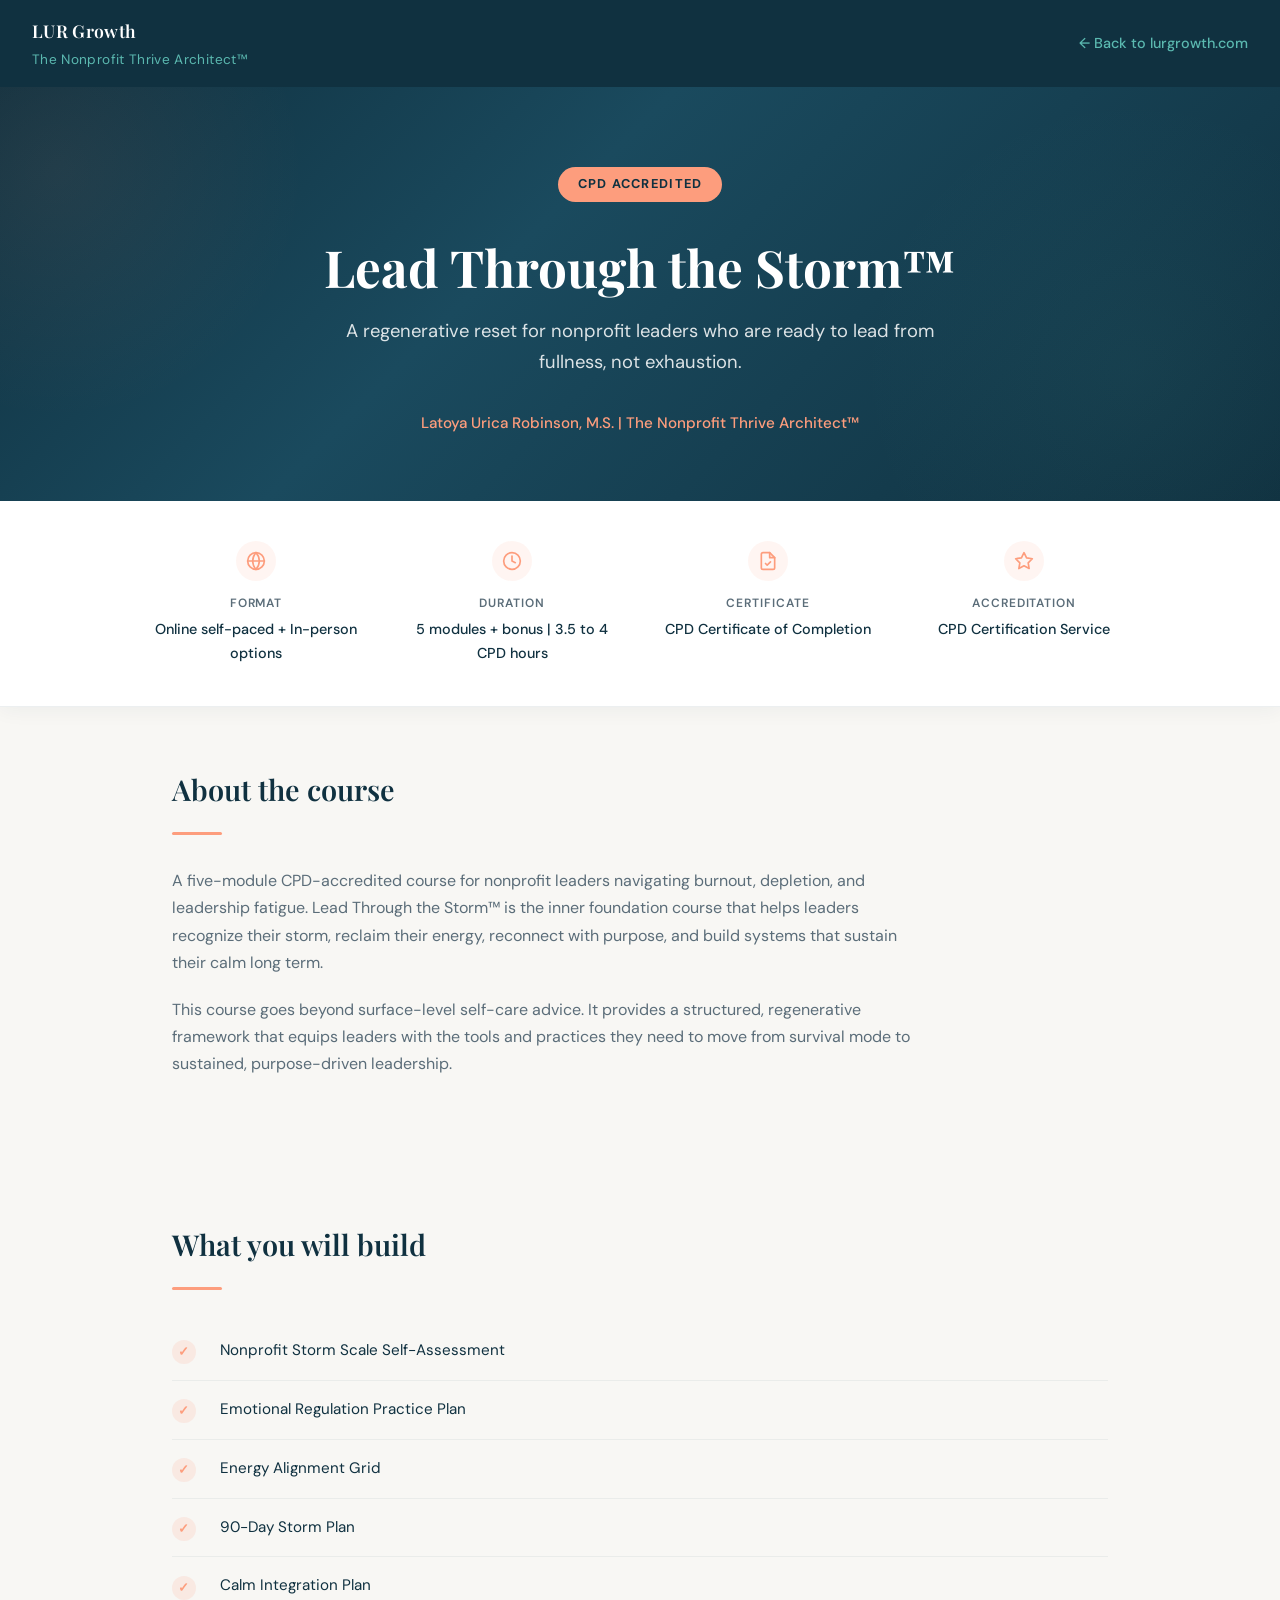
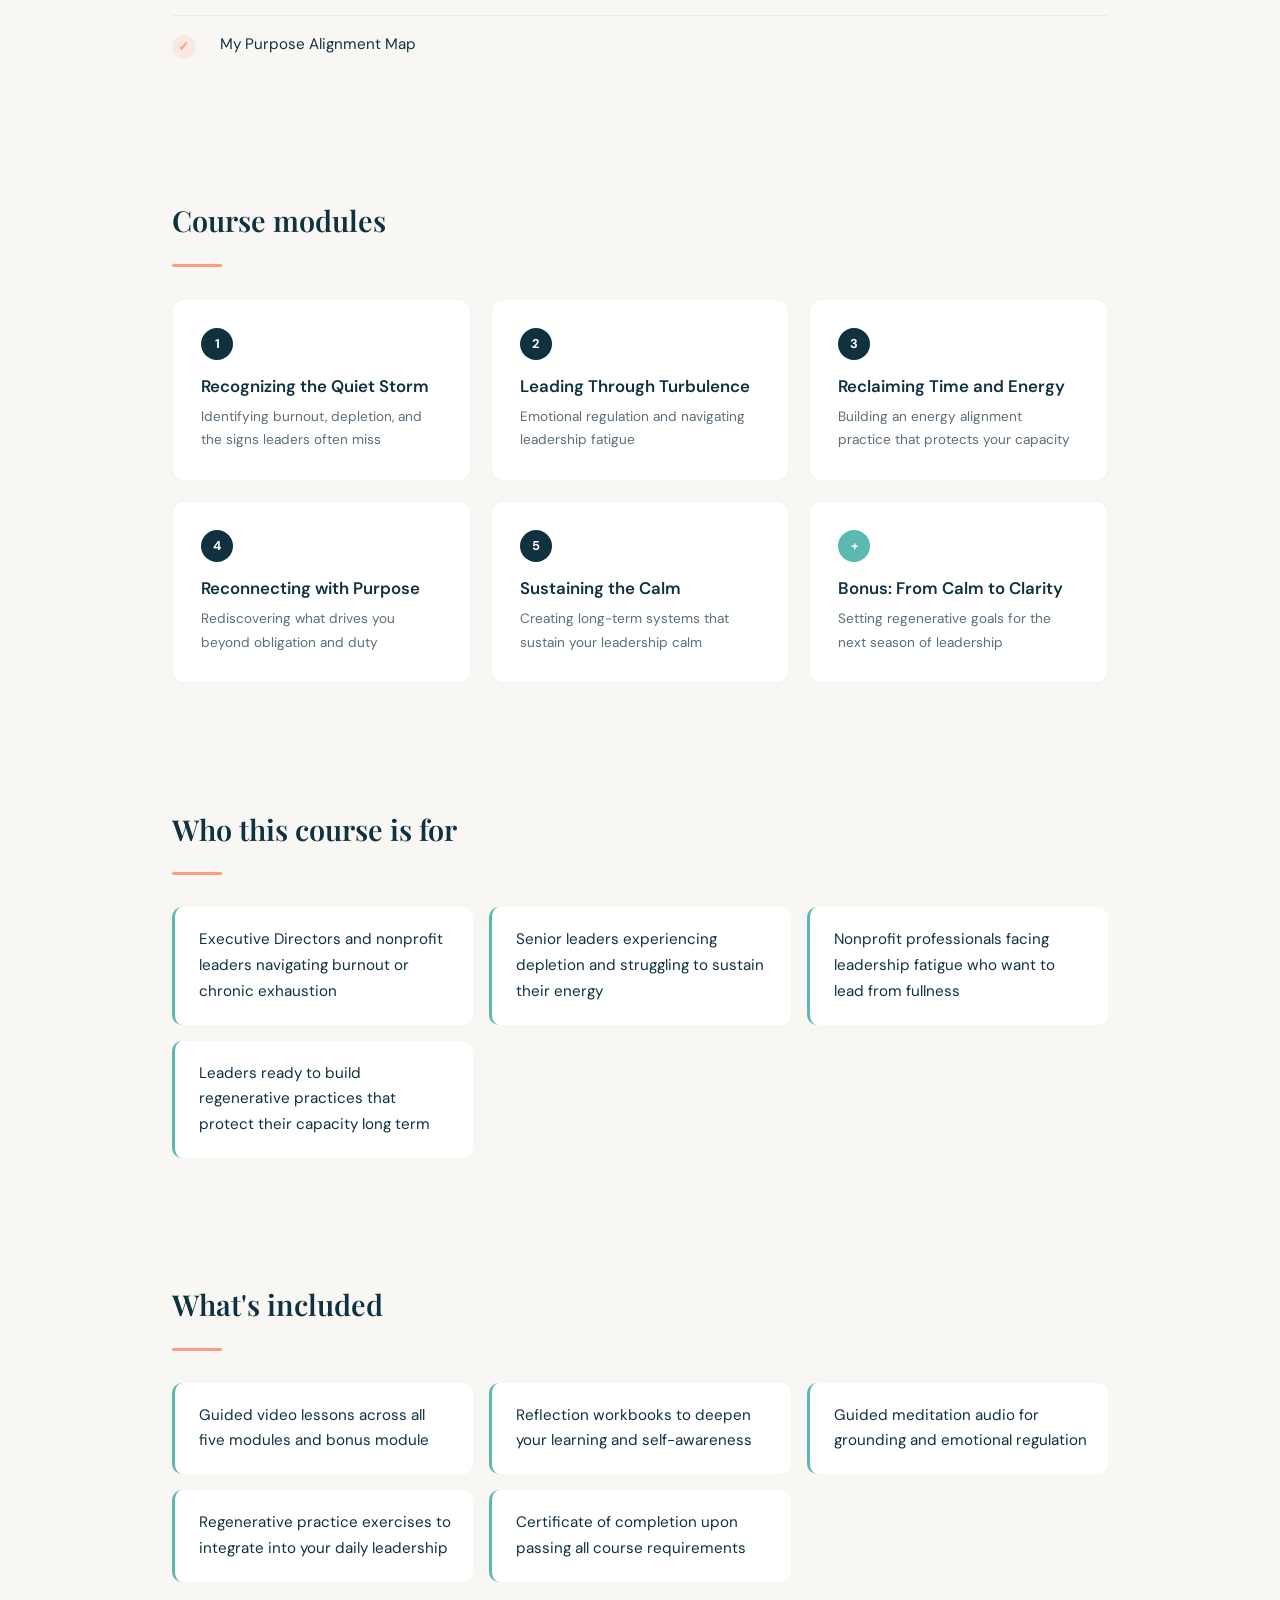
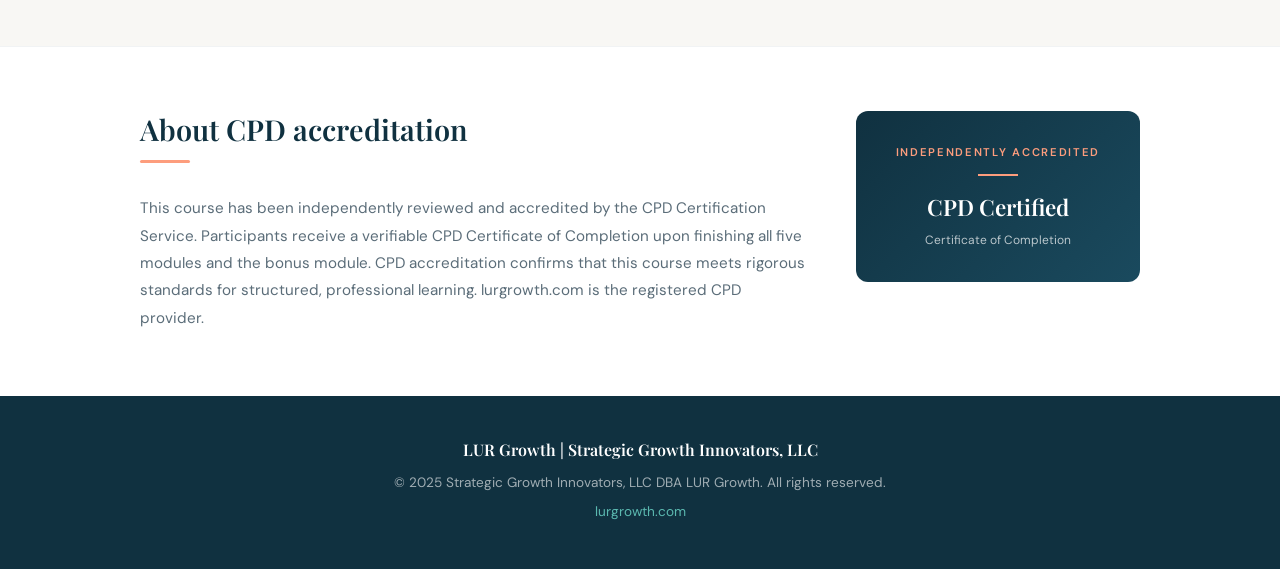
<file: cpd-courses/lead-through-the-storm.html>
<!DOCTYPE html>
<html lang="en">
<head>
  <meta charset="UTF-8">
  <meta name="viewport" content="width=device-width, initial-scale=1.0">
  <title>Lead Through the Storm™ | LUR Growth</title>
  <meta name="description" content="A five-module CPD-accredited course for nonprofit leaders navigating burnout, depletion, and leadership fatigue. Lead Through the Storm is the inner foundation course that helps leaders recognize their storm, reclaim their energy, reconnect with purpose, and build systems that sustain their calm long term.">
  <link rel="preconnect" href="https://fonts.googleapis.com">
  <link rel="preconnect" href="https://fonts.gstatic.com" crossorigin>
  <link href="https://fonts.googleapis.com/css2?family=DM+Sans:ital,wght@0,400;0,500;0,600;0,700;1,400&family=Playfair+Display:wght@400;500;600;700&display=swap" rel="stylesheet">
  <style>
    *, *::before, *::after { box-sizing: border-box; margin: 0; padding: 0; }

    :root {
      --navy: #103140;
      --teal: #5BB9B0;
      --coral: #FD9D7D;
      --green: #7DC47C;
      --slate: #5B6D79;
      --offwhite: #F8F7F4;
      --white: #FFFFFF;
    }

    body {
      font-family: 'DM Sans', sans-serif;
      background: var(--offwhite);
      color: var(--navy);
      line-height: 1.7;
      font-size: 16px;
    }

    h1, h2, h3, h4 {
      font-family: 'Playfair Display', serif;
      font-weight: 600;
      line-height: 1.3;
    }

    /* Navigation */
    .nav {
      background: var(--navy);
      padding: 1rem 2rem;
      display: flex;
      justify-content: space-between;
      align-items: center;
      position: sticky;
      top: 0;
      z-index: 100;
    }

    .nav-logo {
      color: var(--white);
      font-family: 'Playfair Display', serif;
      font-size: 1.1rem;
      font-weight: 600;
      text-decoration: none;
      letter-spacing: 0.02em;
    }

    .nav-logo span {
      color: var(--teal);
      font-family: 'DM Sans', sans-serif;
      font-size: 0.85rem;
      font-weight: 400;
      display: block;
      margin-top: 2px;
    }

    .nav-link {
      color: var(--teal);
      text-decoration: none;
      font-size: 0.9rem;
      font-weight: 500;
      transition: color 0.2s;
    }

    .nav-link:hover {
      color: var(--coral);
    }

    /* Hero */
    .hero {
      background: linear-gradient(135deg, var(--navy) 0%, #1a4a5e 40%, #103140 100%);
      color: var(--white);
      padding: 5rem 2rem 4rem;
      text-align: center;
      position: relative;
      overflow: hidden;
    }

    .hero::before {
      content: '';
      position: absolute;
      top: -40%;
      left: -15%;
      width: 500px;
      height: 500px;
      background: radial-gradient(circle, rgba(253, 157, 125, 0.07) 0%, transparent 70%);
      border-radius: 50%;
    }

    .hero::after {
      content: '';
      position: absolute;
      bottom: -35%;
      right: -10%;
      width: 550px;
      height: 550px;
      background: radial-gradient(circle, rgba(91, 185, 176, 0.06) 0%, transparent 70%);
      border-radius: 50%;
    }

    .hero-content {
      max-width: 800px;
      margin: 0 auto;
      position: relative;
      z-index: 1;
    }

    .cpd-badge {
      display: inline-block;
      background: var(--coral);
      color: var(--navy);
      font-size: 0.8rem;
      font-weight: 700;
      padding: 0.4rem 1.2rem;
      border-radius: 2rem;
      text-transform: uppercase;
      letter-spacing: 0.1em;
      margin-bottom: 2rem;
    }

    .hero h1 {
      font-size: clamp(2rem, 5vw, 3.2rem);
      margin-bottom: 1rem;
      font-weight: 700;
    }

    .hero-subtitle {
      font-size: 1.15rem;
      color: rgba(255, 255, 255, 0.85);
      margin-bottom: 2rem;
      font-weight: 400;
      max-width: 640px;
      margin-left: auto;
      margin-right: auto;
    }

    .hero-instructor {
      font-size: 0.95rem;
      color: var(--coral);
      font-weight: 500;
    }

    /* Details Bar */
    .details-bar {
      background: var(--white);
      border-bottom: 1px solid rgba(16, 49, 64, 0.08);
      padding: 2rem;
      box-shadow: 0 2px 20px rgba(16, 49, 64, 0.06);
    }

    .details-grid {
      max-width: 1000px;
      margin: 0 auto;
      display: grid;
      grid-template-columns: repeat(4, 1fr);
      gap: 1.5rem;
    }

    .detail-item {
      text-align: center;
      padding: 0.5rem;
    }

    .detail-icon {
      width: 40px;
      height: 40px;
      margin: 0 auto 0.75rem;
      background: rgba(253, 157, 125, 0.1);
      border-radius: 50%;
      display: flex;
      align-items: center;
      justify-content: center;
    }

    .detail-icon svg {
      width: 20px;
      height: 20px;
      stroke: var(--coral);
      fill: none;
      stroke-width: 2;
      stroke-linecap: round;
      stroke-linejoin: round;
    }

    .detail-label {
      font-size: 0.75rem;
      color: var(--slate);
      text-transform: uppercase;
      letter-spacing: 0.08em;
      margin-bottom: 0.25rem;
      font-weight: 600;
    }

    .detail-value {
      font-size: 0.9rem;
      color: var(--navy);
      font-weight: 500;
    }

    /* Sections */
    .section {
      max-width: 1000px;
      margin: 0 auto;
      padding: 4rem 2rem;
    }

    .section h2 {
      font-size: 1.8rem;
      margin-bottom: 1.5rem;
      color: var(--navy);
    }

    .section-divider {
      width: 50px;
      height: 3px;
      background: var(--coral);
      margin-bottom: 2rem;
      border-radius: 2px;
    }

    /* About */
    .about p {
      font-size: 1rem;
      color: var(--slate);
      margin-bottom: 1.25rem;
      max-width: 760px;
    }

    /* Learning Outcomes */
    .outcomes-list {
      list-style: none;
      padding: 0;
    }

    .outcomes-list li {
      padding: 1rem 1rem 1rem 3rem;
      position: relative;
      font-size: 0.95rem;
      color: var(--navy);
      border-bottom: 1px solid rgba(16, 49, 64, 0.06);
    }

    .outcomes-list li:last-child {
      border-bottom: none;
    }

    .outcomes-list li::before {
      content: '';
      position: absolute;
      left: 0;
      top: 1.15rem;
      width: 24px;
      height: 24px;
      background: var(--coral);
      border-radius: 50%;
      opacity: 0.15;
    }

    .outcomes-list li::after {
      content: '✓';
      position: absolute;
      left: 6px;
      top: 1.15rem;
      font-size: 0.8rem;
      color: var(--coral);
      font-weight: 700;
      line-height: 24px;
    }

    /* Modules */
    .modules-grid {
      display: grid;
      grid-template-columns: repeat(auto-fit, minmax(280px, 1fr));
      gap: 1.25rem;
    }

    .module-card {
      background: var(--white);
      border-radius: 12px;
      padding: 1.75rem;
      border: 1px solid rgba(16, 49, 64, 0.06);
      transition: box-shadow 0.3s, transform 0.2s;
    }

    .module-card:hover {
      box-shadow: 0 8px 30px rgba(16, 49, 64, 0.08);
      transform: translateY(-2px);
    }

    .module-number {
      display: inline-flex;
      align-items: center;
      justify-content: center;
      width: 32px;
      height: 32px;
      background: var(--navy);
      color: var(--white);
      border-radius: 50%;
      font-size: 0.8rem;
      font-weight: 700;
      margin-bottom: 1rem;
    }

    .module-card h3 {
      font-size: 1.05rem;
      margin-bottom: 0.5rem;
      font-family: 'DM Sans', sans-serif;
      font-weight: 600;
      color: var(--navy);
    }

    /* Who This Is For */
    .audience-list {
      list-style: none;
      padding: 0;
      display: grid;
      grid-template-columns: repeat(auto-fit, minmax(280px, 1fr));
      gap: 1rem;
    }

    .audience-list li {
      padding: 1.25rem 1.25rem 1.25rem 1.5rem;
      background: var(--white);
      border-radius: 10px;
      border-left: 3px solid var(--teal);
      font-size: 0.95rem;
      color: var(--navy);
    }

    /* CPD Section */
    .cpd-section {
      background: var(--white);
      padding: 4rem 2rem;
      border-top: 1px solid rgba(16, 49, 64, 0.06);
    }

    .cpd-inner {
      max-width: 1000px;
      margin: 0 auto;
      display: grid;
      grid-template-columns: 1fr auto;
      gap: 3rem;
      align-items: start;
    }

    .cpd-text h2 {
      font-size: 1.8rem;
      margin-bottom: 0.75rem;
    }

    .cpd-text p {
      font-size: 0.95rem;
      color: var(--slate);
      line-height: 1.8;
    }

    .cpd-cert-badge {
      background: linear-gradient(135deg, var(--navy) 0%, #1a4a5e 100%);
      color: var(--white);
      padding: 2rem 2.5rem;
      border-radius: 12px;
      text-align: center;
      min-width: 200px;
    }

    .cpd-cert-badge .badge-label {
      font-size: 0.7rem;
      text-transform: uppercase;
      letter-spacing: 0.15em;
      color: var(--coral);
      margin-bottom: 0.5rem;
      font-weight: 600;
    }

    .cpd-cert-badge .badge-title {
      font-family: 'Playfair Display', serif;
      font-size: 1.4rem;
      font-weight: 600;
      margin-bottom: 0.25rem;
    }

    .cpd-cert-badge .badge-sub {
      font-size: 0.75rem;
      color: rgba(255, 255, 255, 0.7);
    }

    .cpd-cert-badge .badge-line {
      width: 40px;
      height: 2px;
      background: var(--coral);
      margin: 0.75rem auto;
    }

    /* Footer */
    .footer {
      background: var(--navy);
      color: rgba(255, 255, 255, 0.6);
      text-align: center;
      padding: 2.5rem 2rem;
      font-size: 0.85rem;
    }

    .footer-brand {
      font-family: 'Playfair Display', serif;
      color: var(--white);
      font-size: 1rem;
      font-weight: 600;
      margin-bottom: 0.5rem;
    }

    .footer a {
      color: var(--teal);
      text-decoration: none;
    }

    .footer a:hover {
      color: var(--coral);
    }

    .footer p {
      margin-bottom: 0.35rem;
    }

    /* Responsive */
    @media (max-width: 768px) {
      .details-grid {
        grid-template-columns: repeat(2, 1fr);
        gap: 1.25rem;
      }

      .cpd-inner {
        grid-template-columns: 1fr;
      }

      .cpd-cert-badge {
        justify-self: center;
      }

      .hero {
        padding: 3.5rem 1.5rem 3rem;
      }

      .section {
        padding: 3rem 1.5rem;
      }
    }

    @media (max-width: 480px) {
      .details-grid {
        grid-template-columns: 1fr;
      }

      .nav {
        padding: 1rem 1.25rem;
      }

      .nav-logo {
        font-size: 0.95rem;
      }
    }
  </style>
</head>
<body>

  <!-- Navigation -->
  <nav class="nav">
    <a href="https://www.lurgrowth.com" class="nav-logo">
      LUR Growth <span>The Nonprofit Thrive Architect™</span>
    </a>
    <a href="https://www.lurgrowth.com" class="nav-link">← Back to lurgrowth.com</a>
  </nav>

  <!-- Hero -->
  <header class="hero">
    <div class="hero-content">
      <div class="cpd-badge">CPD Accredited</div>
      <h1>Lead Through the Storm™</h1>
      <p class="hero-subtitle">A regenerative reset for nonprofit leaders who are ready to lead from fullness, not exhaustion.</p>
      <p class="hero-instructor">Latoya Urica Robinson, M.S. | The Nonprofit Thrive Architect™</p>
    </div>
  </header>

  <!-- Course Details Bar -->
  <div class="details-bar">
    <div class="details-grid">
      <div class="detail-item">
        <div class="detail-icon">
          <svg viewBox="0 0 24 24"><circle cx="12" cy="12" r="10"/><path d="M2 12h20"/><path d="M12 2a15.3 15.3 0 0 1 4 10 15.3 15.3 0 0 1-4 10 15.3 15.3 0 0 1-4-10 15.3 15.3 0 0 1 4-10z"/></svg>
        </div>
        <div class="detail-label">Format</div>
        <div class="detail-value">Online self-paced + In-person options</div>
      </div>
      <div class="detail-item">
        <div class="detail-icon">
          <svg viewBox="0 0 24 24"><circle cx="12" cy="12" r="10"/><polyline points="12 6 12 12 16 14"/></svg>
        </div>
        <div class="detail-label">Duration</div>
        <div class="detail-value">5 modules + bonus | 3.5 to 4 CPD hours</div>
      </div>
      <div class="detail-item">
        <div class="detail-icon">
          <svg viewBox="0 0 24 24"><path d="M14 2H6a2 2 0 0 0-2 2v16a2 2 0 0 0 2 2h12a2 2 0 0 0 2-2V8z"/><polyline points="14 2 14 8 20 8"/><path d="M9 15l2 2 4-4"/></svg>
        </div>
        <div class="detail-label">Certificate</div>
        <div class="detail-value">CPD Certificate of Completion</div>
      </div>
      <div class="detail-item">
        <div class="detail-icon">
          <svg viewBox="0 0 24 24"><path d="M12 2l3.09 6.26L22 9.27l-5 4.87 1.18 6.88L12 17.77l-6.18 3.25L7 14.14 2 9.27l6.91-1.01L12 2z"/></svg>
        </div>
        <div class="detail-label">Accreditation</div>
        <div class="detail-value">CPD Certification Service</div>
      </div>
    </div>
  </div>

  <!-- About the Course -->
  <section class="section about">
    <h2>About the course</h2>
    <div class="section-divider"></div>
    <p>A five-module CPD-accredited course for nonprofit leaders navigating burnout, depletion, and leadership fatigue. Lead Through the Storm™ is the inner foundation course that helps leaders recognize their storm, reclaim their energy, reconnect with purpose, and build systems that sustain their calm long term.</p>
    <p>This course goes beyond surface-level self-care advice. It provides a structured, regenerative framework that equips leaders with the tools and practices they need to move from survival mode to sustained, purpose-driven leadership.</p>
  </section>

  <!-- Learning Outcomes -->
  <section class="section">
    <h2>What you will build</h2>
    <div class="section-divider"></div>
    <ul class="outcomes-list">
      <li>Nonprofit Storm Scale Self-Assessment</li>
      <li>Emotional Regulation Practice Plan</li>
      <li>Energy Alignment Grid</li>
      <li>90-Day Storm Plan</li>
      <li>Calm Integration Plan</li>
      <li>My Purpose Alignment Map</li>
    </ul>
  </section>

  <!-- Course Modules -->
  <section class="section">
    <h2>Course modules</h2>
    <div class="section-divider"></div>
    <div class="modules-grid">
      <div class="module-card">
        <div class="module-number">1</div>
        <h3>Recognizing the Quiet Storm</h3>
        <p style="font-size: 0.85rem; color: var(--slate);">Identifying burnout, depletion, and the signs leaders often miss</p>
      </div>
      <div class="module-card">
        <div class="module-number">2</div>
        <h3>Leading Through Turbulence</h3>
        <p style="font-size: 0.85rem; color: var(--slate);">Emotional regulation and navigating leadership fatigue</p>
      </div>
      <div class="module-card">
        <div class="module-number">3</div>
        <h3>Reclaiming Time and Energy</h3>
        <p style="font-size: 0.85rem; color: var(--slate);">Building an energy alignment practice that protects your capacity</p>
      </div>
      <div class="module-card">
        <div class="module-number">4</div>
        <h3>Reconnecting with Purpose</h3>
        <p style="font-size: 0.85rem; color: var(--slate);">Rediscovering what drives you beyond obligation and duty</p>
      </div>
      <div class="module-card">
        <div class="module-number">5</div>
        <h3>Sustaining the Calm</h3>
        <p style="font-size: 0.85rem; color: var(--slate);">Creating long-term systems that sustain your leadership calm</p>
      </div>
      <div class="module-card">
        <div class="module-number" style="background: var(--teal);">+</div>
        <h3>Bonus: From Calm to Clarity</h3>
        <p style="font-size: 0.85rem; color: var(--slate);">Setting regenerative goals for the next season of leadership</p>
      </div>
    </div>
  </section>

  <!-- Who This Is For -->
  <section class="section">
    <h2>Who this course is for</h2>
    <div class="section-divider"></div>
    <ul class="audience-list">
      <li>Executive Directors and nonprofit leaders navigating burnout or chronic exhaustion</li>
      <li>Senior leaders experiencing depletion and struggling to sustain their energy</li>
      <li>Nonprofit professionals facing leadership fatigue who want to lead from fullness</li>
      <li>Leaders ready to build regenerative practices that protect their capacity long term</li>
    </ul>
  </section>

  <!-- What's Included -->
  <section class="section">
    <h2>What's included</h2>
    <div class="section-divider"></div>
    <ul class="audience-list">
      <li>Guided video lessons across all five modules and bonus module</li>
      <li>Reflection workbooks to deepen your learning and self-awareness</li>
      <li>Guided meditation audio for grounding and emotional regulation</li>
      <li>Regenerative practice exercises to integrate into your daily leadership</li>
      <li>Certificate of completion upon passing all course requirements</li>
    </ul>
  </section>

  <!-- CPD Accreditation -->
  <section class="cpd-section">
    <div class="cpd-inner">
      <div class="cpd-text">
        <h2>About CPD accreditation</h2>
        <div class="section-divider"></div>
        <p>This course has been independently reviewed and accredited by the CPD Certification Service. Participants receive a verifiable CPD Certificate of Completion upon finishing all five modules and the bonus module. CPD accreditation confirms that this course meets rigorous standards for structured, professional learning. lurgrowth.com is the registered CPD provider.</p>
      </div>
      <div class="cpd-cert-badge">
        <div class="badge-label">Independently accredited</div>
        <div class="badge-line"></div>
        <div class="badge-title">CPD Certified</div>
        <div class="badge-sub">Certificate of Completion</div>
      </div>
    </div>
  </section>

  <!-- Footer -->
  <footer class="footer">
    <div class="footer-brand">LUR Growth | Strategic Growth Innovators, LLC</div>
    <p>© 2025 Strategic Growth Innovators, LLC DBA LUR Growth. All rights reserved.</p>
    <p><a href="https://www.lurgrowth.com">lurgrowth.com</a></p>
  </footer>

</body>
</html>
</file>
<file: css/styles.css>
@import url('https://fonts.googleapis.com/css2?family=Cormorant+Garamond:ital,wght@0,400;0,500;0,600;0,700;1,400;1,500;1,600&family=Outfit:wght@300;400;500;600;700&family=Montserrat:wght@400;700;800&family=Poppins:wght@300;400;500;600&family=Lora:ital@1&display=swap');
@import 'variables.css';
@import 'reset.css';

/* ========================================
   NAVIGATION
   ======================================== */

.nav {
  position: fixed;
  top: 0;
  left: 0;
  right: 0;
  height: var(--nav-height);
  z-index: 1000;
  transition: background-color var(--transition-base), box-shadow var(--transition-base);
}

.nav.scrolled {
  background-color: rgba(16, 49, 64, 0.92);
  box-shadow: var(--shadow-md);
  backdrop-filter: blur(12px);
  -webkit-backdrop-filter: blur(12px);
  border-bottom: 1px solid rgba(255, 255, 255, 0.06);
}

.nav__inner {
  max-width: var(--max-width);
  margin: 0 auto;
  padding: 0 var(--space-md);
  height: 100%;
  display: flex;
  align-items: center;
  justify-content: space-between;
}

.nav__logo {
  display: flex;
  align-items: center;
  gap: 0.75rem;
  text-decoration: none;
}

.nav__logo-icon {
  width: 44px;
  height: 44px;
  flex-shrink: 0;
  object-fit: contain;
}

.nav__logo-wordmark {
  display: flex;
  flex-direction: column;
  line-height: 1;
  font-family: var(--font-heading);
}

.nav__logo-lur {
  font-size: 1.1rem;
  font-weight: 800;
  color: var(--white);
  letter-spacing: 0.08em;
  margin-bottom: 2px;
}

.nav__logo-tagline {
  font-size: 0.52rem;
  font-weight: 700;
  color: rgba(255, 255, 255, 0.75);
  letter-spacing: 0.14em;
  text-transform: uppercase;
}

.nav__logo-tagline em {
  color: var(--teal);
  font-style: normal;
}

.nav__logo-tagline sup {
  font-size: 0.55em;
  vertical-align: super;
  line-height: 0;
}

.footer__brand-tagline sup {
  font-size: 0.55em;
  vertical-align: super;
  line-height: 0;
}

/* Scrolled nav: keep contrast on blurred dark background */
.nav.scrolled .nav__logo-lur {
  color: var(--white);
}

@media (max-width: 600px) {
  .nav__logo-wordmark {
    display: none;
  }
  .nav__logo-icon {
    width: 38px;
    height: 38px;
  }
}

.nav__links {
  display: flex;
  gap: var(--space-md);
  align-items: center;
}

.nav__link {
  font-size: 0.9rem;
  font-weight: 400;
  color: rgba(255, 255, 255, 0.85);
  letter-spacing: 0.03em;
  text-transform: uppercase;
  transition: color var(--transition-base);
  position: relative;
}

.nav__link::after {
  content: '';
  position: absolute;
  bottom: -4px;
  left: 0;
  width: 0;
  height: 1px;
  background-color: var(--coral);
  transition: width var(--transition-base);
}

.nav__link:hover,
.nav__link.active {
  color: var(--coral);
}

.nav__link:hover::after,
.nav__link.active::after {
  width: 100%;
}

.nav__cta {
  padding: 0.6rem 1.4rem;
  border: 1px solid var(--coral);
  color: var(--coral);
  font-size: 0.85rem;
  font-weight: 500;
  letter-spacing: 0.05em;
  text-transform: uppercase;
  transition: all var(--transition-base);
  border-radius: 50px;
}

.nav__cta:hover {
  background-color: var(--coral);
  color: var(--navy-dark);
}

.nav__toggle {
  display: none;
  flex-direction: column;
  gap: 5px;
  padding: 4px;
}

.nav__toggle span {
  display: block;
  width: 24px;
  height: 2px;
  background-color: var(--white);
  transition: all var(--transition-base);
}

/* ========================================
   HERO SECTION
   ======================================== */

.hero {
  position: relative;
  min-height: 100vh;
  display: flex;
  align-items: center;
  background-color: var(--navy-dark);
  overflow: hidden;
}

.hero__canvas {
  position: absolute;
  top: 0;
  left: 0;
  width: 100%;
  height: 100%;
  z-index: 1;
}

.hero__overlay {
  position: absolute;
  top: 0;
  left: 0;
  width: 100%;
  height: 100%;
  background: linear-gradient(
    to right,
    rgba(10, 34, 48, 0.95) 0%,
    rgba(10, 34, 48, 0.92) 35%,
    rgba(16, 49, 64, 0.7) 60%,
    rgba(16, 49, 64, 0.3) 80%,
    rgba(16, 49, 64, 0.15) 100%
  );
  z-index: 2;
}

.hero__content {
  position: relative;
  z-index: 3;
  max-width: var(--max-width);
  margin: 0 auto;
  padding: var(--space-2xl) var(--space-md);
  display: grid;
  grid-template-columns: 1fr 1fr;
  align-items: center;
  min-height: 100vh;
}

.hero__text {
  max-width: 560px;
}

.hero__puzzle-space {
  display: flex;
  align-items: center;
  justify-content: center;
  position: relative;
}

.puzzle-assembly {
  position: relative;
  width: 100%;
  max-width: 440px;
  aspect-ratio: 1.2 / 1;
}

.puzzle-piece {
  position: absolute;
  filter: drop-shadow(0 8px 24px rgba(0, 0, 0, 0.2));
  transition: filter 0.3s ease;
}

.puzzle-piece svg {
  width: 100%;
  height: 100%;
}

.puzzle-piece--l {
  top: -5%;
  left: 12%;
  width: 55%;
  z-index: 3;
}

.puzzle-piece--u {
  bottom: -2%;
  left: -5%;
  width: 62%;
  z-index: 2;
}

.puzzle-piece--r {
  bottom: -2%;
  right: -5%;
  width: 58%;
  z-index: 1;
}

.puzzle-leaves {
  position: absolute;
  top: 0;
  left: 0;
  width: 100%;
  height: 100%;
  pointer-events: none;
  z-index: 4;
}

.puzzle-leaves-svg {
  width: 100%;
  height: 100%;
}

@keyframes puzzleFloat {
  0%, 100% { transform: translateY(0); }
  50% { transform: translateY(-8px); }
}

.puzzle-assembly {
  animation: puzzleFloat 5s ease-in-out infinite;
}

.hero__tag {
  font-family: var(--font-accent);
  font-size: 1.1rem;
  color: var(--coral);
  letter-spacing: 0.08em;
  margin-bottom: var(--space-sm);
}

.hero__title {
  font-family: var(--font-heading);
  font-size: clamp(2.4rem, 5vw, 3.6rem);
  font-weight: 800;
  color: var(--white);
  line-height: 1.15;
  max-width: 540px;
  margin-bottom: var(--space-md);
}

.hero__description {
  font-size: 1.1rem;
  color: rgba(255, 255, 255, 0.8);
  max-width: 480px;
  line-height: 1.8;
  margin-bottom: var(--space-lg);
}

.hero__actions {
  display: flex;
  gap: var(--space-sm);
  flex-wrap: wrap;
}

/* ========================================
   TRI-COLOR ACCENT BAR
   ======================================== */

.accent-bar {
  display: flex;
  height: 4px;
  width: 100%;
  max-width: 1120px;
  margin: 0 auto;
}

.accent-bar__segment {
  flex: 1;
  transition: flex var(--transition-slow);
}

.accent-bar__segment--coral {
  background-color: var(--coral);
}

.accent-bar__segment--slate {
  background-color: var(--slate);
}

.accent-bar__segment--teal {
  background-color: var(--teal);
}

.btn {
  display: inline-flex;
  align-items: center;
  gap: 0.5rem;
  padding: 0.9rem 2rem;
  font-size: 0.9rem;
  font-weight: 500;
  letter-spacing: 0.04em;
  text-transform: uppercase;
  transition: all var(--transition-base);
  position: relative;
  overflow: hidden;
  border-radius: 50px;
}

.btn--primary {
  background-color: var(--coral);
  color: var(--navy-dark);
}

.btn--primary:hover {
  background-color: var(--coral-light);
  transform: translateY(-2px);
  box-shadow: 0 6px 20px rgba(253, 157, 125, 0.3);
}

.btn--outline {
  border: 1px solid rgba(255, 255, 255, 0.4);
  color: var(--white);
}

.btn--outline:hover {
  border-color: var(--coral);
  color: var(--coral);
}

.btn--dark {
  background-color: var(--navy);
  color: var(--white);
}

.btn--dark:hover {
  background-color: var(--navy-light);
  transform: translateY(-2px);
  box-shadow: var(--shadow-md);
}

/* ========================================
   GRAIN TEXTURE OVERLAY
   ======================================== */

/* Grain overlay removed for performance — fixed SVG filters cause scroll jank */
.grain {
  display: none;
}

/* ========================================
   SECTIONS (General)
   ======================================== */

.section {
  padding: var(--space-2xl) var(--space-md);
}

.section--navy {
  background-color: var(--navy);
  color: var(--white);
}

.section--cream {
  background-color: var(--cream);
}

.section--cream-dark {
  background-color: var(--cream-dark);
}

.section__inner {
  max-width: var(--max-width);
  margin: 0 auto;
}

.section__tag {
  font-family: var(--font-accent);
  font-size: 1rem;
  color: var(--coral);
  letter-spacing: 0.08em;
  text-transform: uppercase;
  margin-bottom: var(--space-xs);
}

.section__title {
  font-family: var(--font-heading);
  font-size: clamp(1.8rem, 3.5vw, 2.8rem);
  font-weight: 800;
  line-height: 1.2;
  margin-bottom: var(--space-sm);
}

.section__subtitle {
  font-size: 1.05rem;
  color: var(--warm-gray);
  max-width: 640px;
  line-height: 1.8;
  margin-bottom: var(--space-lg);
}

.section--navy .section__subtitle {
  color: rgba(255, 255, 255, 0.7);
}

/* ========================================
   POSITIONING STATEMENT
   ======================================== */

.positioning {
  padding: var(--space-xl) var(--space-md);
  background-color: var(--cream-dark);
  text-align: center;
}

.positioning__text {
  font-family: var(--font-accent);
  font-size: clamp(1.2rem, 2.2vw, 1.6rem);
  color: var(--navy);
  max-width: 900px;
  margin: 0 auto;
  line-height: 1.7;
  font-style: italic;
}

.positioning__line {
  width: 60px;
  height: 2px;
  background-color: var(--coral);
  margin: var(--space-md) auto 0;
}

/* ========================================
   SERVICE CARDS
   ======================================== */

.services-grid {
  display: grid;
  grid-template-columns: repeat(3, 1fr);
  gap: var(--space-md);
  margin-top: var(--space-md);
}

.service-card {
  background-color: var(--white);
  padding: var(--space-md) var(--space-md) var(--space-lg);
  border: 1px solid rgba(16, 49, 64, 0.06);
  border-radius: 20px;
  transition: all var(--transition-slow);
  transform-style: preserve-3d;
  perspective: 1000px;
}

.service-card:hover {
  transform: translateY(-8px);
  box-shadow: var(--shadow-lift);
  border-color: var(--coral);
}

.service-card__number {
  font-family: var(--font-heading);
  font-size: 2.5rem;
  font-weight: 800;
  color: var(--cream-dark);
  margin-bottom: var(--space-sm);
  transition: color var(--transition-base);
}

.service-card:hover .service-card__number {
  color: var(--coral-light);
}

.section--navy .service-card {
  background-color: rgba(16, 49, 64, 0.5);
  border: 1px solid rgba(255, 255, 255, 0.08);
  backdrop-filter: blur(8px);
  -webkit-backdrop-filter: blur(8px);
}

.section--navy .service-card:hover {
  border-color: rgba(255, 255, 255, 0.15);
  box-shadow: 0 12px 48px rgba(0, 0, 0, 0.2);
}

.section--navy .service-card__title {
  color: var(--white);
}

.section--navy .service-card__description {
  color: rgba(255, 255, 255, 0.7);
}

.service-card__title {
  font-family: var(--font-heading);
  font-size: 1.3rem;
  font-weight: 800;
  color: var(--navy);
  margin-bottom: 0.4rem;
  line-height: 1.3;
}

.service-card__phase {
  font-family: var(--font-accent);
  font-size: 0.95rem;
  color: var(--teal-dark);
  margin-bottom: var(--space-sm);
}

.service-card__description {
  font-size: 0.95rem;
  color: var(--warm-gray);
  line-height: 1.7;
}

/* ========================================
   PROOF POINT
   ======================================== */

.proof {
  border-left: 3px solid var(--coral);
  padding: var(--space-md) var(--space-lg);
  margin: var(--space-lg) 0;
  background-color: rgba(253, 157, 125, 0.04);
  border-radius: 0 16px 16px 0;
}

.proof__text {
  font-family: var(--font-accent);
  font-size: 1.15rem;
  color: var(--navy);
  line-height: 1.8;
  font-style: italic;
}

/* ========================================
   TESTIMONIALS
   ======================================== */

.testimonials-grid {
  display: grid;
  grid-template-columns: repeat(auto-fit, minmax(320px, 1fr));
  gap: var(--space-md);
}

.testimonial-card {
  background-color: rgba(16, 49, 64, 0.4);
  padding: var(--space-md);
  border: 1px solid rgba(255, 255, 255, 0.08);
  position: relative;
  backdrop-filter: blur(8px);
  -webkit-backdrop-filter: blur(8px);
  transition: all var(--transition-base);
}

.testimonial-card:hover {
  border-color: rgba(255, 255, 255, 0.15);
  transform: translateY(-4px);
}

.testimonial-card::before {
  content: '\201C';
  font-family: var(--font-heading);
  font-size: 4rem;
  color: rgba(253, 157, 125, 0.3);
  position: absolute;
  top: 10px;
  left: 20px;
  line-height: 1;
}

.testimonial-card__quote {
  font-family: var(--font-accent);
  font-style: italic;
  font-size: 0.95rem;
  color: rgba(255, 255, 255, 0.85);
  line-height: 1.7;
  margin-bottom: var(--space-sm);
  padding-top: var(--space-md);
}

.testimonial-card__author {
  font-weight: 600;
  font-size: 0.9rem;
  color: var(--white);
}

.testimonial-card__org {
  font-size: 0.85rem;
  color: rgba(255, 255, 255, 0.5);
}

/* ========================================
   BRAND PULL QUOTE (Lora italic, signature phrase)
   ======================================== */

.pull-quote {
  background-color: var(--cream-warm);
  padding: var(--space-xl) var(--space-md);
  text-align: center;
}

.pull-quote__inner {
  max-width: 780px;
  margin: 0 auto;
  position: relative;
}

.pull-quote__mark {
  font-family: var(--font-accent);
  font-style: italic;
  font-size: 5rem;
  line-height: 0.8;
  color: var(--coral-soft-deep);
  display: block;
  margin-bottom: -0.6rem;
}

.pull-quote__text {
  font-family: var(--font-accent);
  font-style: italic;
  font-size: clamp(1.4rem, 2.8vw, 2rem);
  line-height: 1.5;
  color: var(--navy-dark);
  margin-bottom: var(--space-sm);
}

.pull-quote__sub {
  font-family: var(--font-accent);
  font-style: italic;
  font-size: 1.05rem;
  color: var(--warm-gray);
  line-height: 1.6;
}

.pull-quote__divider {
  width: 48px;
  height: 2px;
  background-color: var(--coral);
  margin: var(--space-md) auto 0;
}

/* ========================================
   TRUSTED BY — LOGO CAROUSEL (infinite scroll marquee)
   ======================================== */

.logo-carousel {
  position: relative;
  overflow: hidden;
  padding: var(--space-lg) 0;
  background-color: var(--cream-warm);
  mask-image: linear-gradient(to right, transparent 0%, black 8%, black 92%, transparent 100%);
  -webkit-mask-image: linear-gradient(to right, transparent 0%, black 8%, black 92%, transparent 100%);
}

.logo-carousel__track {
  display: flex;
  gap: var(--space-lg);
  width: max-content;
  animation: logo-scroll 45s linear infinite;
  align-items: center;
}

.logo-carousel:hover .logo-carousel__track {
  animation-play-state: paused;
}

.logo-carousel__item {
  flex-shrink: 0;
  height: 70px;
  min-width: 180px;
  display: flex;
  align-items: center;
  justify-content: center;
  padding: 0 var(--space-sm);
  opacity: 0.7;
  filter: grayscale(20%);
  transition: opacity var(--transition-base), filter var(--transition-base);
}

.logo-carousel__item:hover {
  opacity: 1;
  filter: grayscale(0);
}

.logo-carousel__item img {
  max-height: 70px;
  max-width: 200px;
  width: auto;
  height: auto;
  object-fit: contain;
}

/* Fallback text mark when logo file is missing */
.logo-carousel__placeholder {
  display: inline-flex;
  flex-direction: column;
  align-items: center;
  justify-content: center;
  gap: 0.2rem;
  padding: 0.8rem 1.2rem;
  border: 1px dashed rgba(16, 49, 64, 0.2);
  border-radius: 8px;
  font-family: var(--font-heading);
}

.logo-carousel__placeholder-mark {
  font-size: 1.3rem;
  font-weight: 800;
  color: var(--navy-dark);
  letter-spacing: 0.04em;
}

.logo-carousel__placeholder-label {
  font-size: 0.62rem;
  font-weight: 500;
  color: var(--warm-gray);
  letter-spacing: 0.08em;
  text-transform: uppercase;
  max-width: 160px;
  text-align: center;
  line-height: 1.3;
}

@keyframes logo-scroll {
  from { transform: translateX(0); }
  to { transform: translateX(-50%); }
}

@media (prefers-reduced-motion: reduce) {
  .logo-carousel__track {
    animation: none;
    flex-wrap: wrap;
    justify-content: center;
  }
}

.logo-carousel__heading {
  text-align: center;
  margin-bottom: var(--space-md);
}

.logo-carousel__tag {
  font-family: var(--font-accent);
  font-size: 1rem;
  color: var(--coral-dark);
  letter-spacing: 0.08em;
  text-transform: uppercase;
  margin-bottom: var(--space-xs);
}

.logo-carousel__title {
  font-family: var(--font-heading);
  font-size: clamp(1.4rem, 2.5vw, 1.8rem);
  font-weight: 800;
  color: var(--navy-dark);
  line-height: 1.3;
}

/* ========================================
   TRUSTED BY (legacy static grid, kept for inner pages)
   ======================================== */

.trusted-by__grid {
  display: grid;
  grid-template-columns: repeat(auto-fit, minmax(220px, 1fr));
  gap: var(--space-md);
  margin-top: var(--space-lg);
  margin-bottom: var(--space-md);
}

.trusted-by__item {
  display: flex;
  flex-direction: column;
  align-items: center;
  justify-content: center;
  gap: 0.6rem;
  padding: var(--space-md) var(--space-sm);
  background-color: rgba(255, 255, 255, 0.03);
  border: 1px solid rgba(255, 255, 255, 0.08);
  transition: all var(--transition-base);
  text-align: center;
  min-height: 140px;
}

.trusted-by__item:hover {
  transform: translateY(-4px);
  border-color: var(--coral);
  background-color: rgba(253, 157, 125, 0.06);
}

.trusted-by__mark {
  font-family: var(--font-heading);
  font-size: 2rem;
  font-weight: 800;
  color: var(--white);
  letter-spacing: 0.04em;
  transition: color var(--transition-base);
}

.trusted-by__item:hover .trusted-by__mark {
  color: var(--coral);
}

.trusted-by__name {
  font-size: 0.85rem;
  color: rgba(255, 255, 255, 0.6);
  line-height: 1.4;
  max-width: 220px;
}

.trusted-by__note {
  margin-top: var(--space-sm);
  font-size: 0.8rem;
  color: rgba(255, 255, 255, 0.45);
  font-style: italic;
}

.trusted-by__note code {
  background-color: rgba(255, 255, 255, 0.08);
  padding: 0.1rem 0.4rem;
  border-radius: 2px;
  font-size: 0.78rem;
  color: var(--coral-light);
  font-style: normal;
}

/* ========================================
   SPEAKING PAGE
   ======================================== */

.engagement {
  padding: var(--space-md) 0;
  border-bottom: 1px solid rgba(16, 49, 64, 0.08);
}

.engagement:last-child {
  border-bottom: none;
}

.engagement__date {
  font-family: var(--font-accent);
  font-size: 0.95rem;
  color: var(--teal-dark);
  margin-bottom: 0.3rem;
}

.engagement__title {
  font-family: var(--font-heading);
  font-size: 1.3rem;
  font-weight: 800;
  color: var(--navy);
  margin-bottom: 0.3rem;
}

.engagement__venue {
  font-size: 0.9rem;
  color: var(--warm-gray);
  margin-bottom: var(--space-xs);
}

.engagement__description {
  font-size: 0.95rem;
  color: var(--charcoal);
  line-height: 1.7;
  max-width: 700px;
}

.engagement--upcoming {
  padding: var(--space-md);
  border-left: 4px solid var(--coral);
  border-radius: 0 16px 16px 0;
  background: var(--white);
  box-shadow: 0 2px 16px rgba(16, 49, 64, 0.06);
}

.topics-grid {
  display: grid;
  grid-template-columns: repeat(auto-fit, minmax(280px, 1fr));
  gap: var(--space-sm);
  margin-top: var(--space-md);
}

.topic-item {
  padding: var(--space-sm) var(--space-md);
  background-color: var(--white);
  border: 1px solid rgba(16, 49, 64, 0.06);
  font-size: 0.95rem;
  color: var(--navy);
  transition: all var(--transition-base);
}

.topic-item:hover {
  border-color: var(--coral);
  transform: translateY(-2px);
  box-shadow: var(--shadow-sm);
}

/* ========================================
   CONTACT / FORM
   ======================================== */

.contact-grid {
  display: grid;
  grid-template-columns: 1fr 1fr;
  gap: var(--space-lg);
  align-items: start;
}

.form__group {
  margin-bottom: var(--space-sm);
}

.form__label {
  display: block;
  font-size: 0.85rem;
  font-weight: 500;
  color: var(--navy);
  letter-spacing: 0.03em;
  text-transform: uppercase;
  margin-bottom: 0.4rem;
}

.form__input,
.form__textarea,
.form__select {
  width: 100%;
  padding: 0.8rem 1.25rem;
  border: 1px solid rgba(16, 49, 64, 0.12);
  border-radius: 12px;
  background-color: var(--white);
  font-size: 0.95rem;
  transition: border-color var(--transition-base);
}

.form__input:focus,
.form__textarea:focus,
.form__select:focus {
  outline: none;
  border-color: var(--coral);
}

.form__textarea {
  min-height: 140px;
  resize: vertical;
}

/* ========================================
   FOOTER
   ======================================== */

.footer {
  background-color: var(--navy-dark);
  color: rgba(255, 255, 255, 0.7);
  padding: var(--space-xl) var(--space-md) var(--space-md);
}

.footer__inner {
  max-width: var(--max-width);
  margin: 0 auto;
  display: grid;
  grid-template-columns: 2fr 1fr 1fr;
  gap: var(--space-lg);
}

.footer__brand-lockup {
  display: flex;
  align-items: center;
  gap: 0.9rem;
  margin-bottom: var(--space-sm);
}

.footer__brand-icon {
  width: 56px;
  height: 56px;
  flex-shrink: 0;
  object-fit: contain;
}

.footer__brand {
  font-family: var(--font-heading);
  font-size: 1.5rem;
  font-weight: 800;
  color: var(--white);
  letter-spacing: 0.08em;
  line-height: 1;
  margin-bottom: 0.2rem;
}

.footer__brand-tagline {
  font-family: var(--font-heading);
  font-size: 0.6rem;
  font-weight: 700;
  color: rgba(255, 255, 255, 0.7);
  letter-spacing: 0.14em;
  text-transform: uppercase;
  line-height: 1;
}

.footer__brand-tagline em {
  color: var(--teal);
  font-style: normal;
}

.footer__description {
  font-size: 0.9rem;
  line-height: 1.7;
  max-width: 380px;
}

.footer__heading {
  font-family: var(--font-heading);
  font-size: 1rem;
  font-weight: 800;
  color: var(--white);
  margin-bottom: var(--space-sm);
  letter-spacing: 0.03em;
  text-transform: uppercase;
}

.footer__link {
  display: block;
  font-size: 0.9rem;
  margin-bottom: 0.6rem;
  transition: color var(--transition-base);
}

.footer__link:hover {
  color: var(--coral);
}

/* Social icons */
.footer__social {
  display: flex;
  gap: 0.75rem;
  margin-top: var(--space-sm);
}

.footer__social-link {
  display: flex;
  align-items: center;
  justify-content: center;
  width: 36px;
  height: 36px;
  border-radius: 50%;
  background: rgba(255, 255, 255, 0.08);
  color: rgba(255, 255, 255, 0.6);
  transition: all 0.3s var(--ease-out);
}

.footer__social-link:hover {
  background: var(--coral);
  color: var(--navy-dark);
  transform: translateY(-2px);
}

.footer__social-link svg {
  width: 16px;
  height: 16px;
}

.footer__bottom {
  max-width: var(--max-width);
  margin: var(--space-lg) auto 0;
  padding-top: var(--space-md);
  border-top: 1px solid rgba(255, 255, 255, 0.1);
  display: flex;
  justify-content: space-between;
  align-items: center;
  font-size: 0.85rem;
}

/* ========================================
   SCROLL ANIMATIONS (progressive enhancement safe)
   Default state is VISIBLE. JS adds .js-animate-enabled to <html>
   to opt-in to the fade-in animation. Prevents blank pages on JS failure.
   ======================================== */

.reveal,
.reveal-left,
.reveal-right {
  opacity: 1;
  transform: none;
  transition: opacity 0.8s var(--ease-out), transform 0.8s var(--ease-out);
}

.js-animate-enabled .reveal {
  opacity: 0;
  transform: translateY(40px);
}

.js-animate-enabled .reveal-left {
  opacity: 0;
  transform: translateX(-40px);
}

.js-animate-enabled .reveal-right {
  opacity: 0;
  transform: translateX(40px);
}

.js-animate-enabled .reveal.visible,
.js-animate-enabled .reveal-left.visible,
.js-animate-enabled .reveal-right.visible {
  opacity: 1;
  transform: none;
}

.stagger > * {
  opacity: 1;
  transform: none;
  transition: opacity 0.6s var(--ease-out), transform 0.6s var(--ease-out);
}

.js-animate-enabled .stagger > * {
  opacity: 0;
  transform: translateY(30px);
}

.stagger.visible > *:nth-child(1) { transition-delay: 0s; }
.stagger.visible > *:nth-child(2) { transition-delay: 0.1s; }
.stagger.visible > *:nth-child(3) { transition-delay: 0.2s; }
.stagger.visible > *:nth-child(4) { transition-delay: 0.3s; }
.stagger.visible > *:nth-child(5) { transition-delay: 0.4s; }
.stagger.visible > *:nth-child(6) { transition-delay: 0.5s; }

.stagger.visible > * {
  opacity: 1;
  transform: translateY(0);
}

/* ========================================
   PAGE HEADER (inner pages)
   ======================================== */

.page-header {
  background-color: var(--navy);
  padding: calc(var(--nav-height) + var(--space-xl)) var(--space-md) var(--space-xl);
  text-align: center;
}

.page-header__title {
  font-family: var(--font-heading);
  font-size: clamp(2rem, 4vw, 3.2rem);
  font-weight: 800;
  color: var(--white);
  margin-bottom: var(--space-xs);
}

.page-header__subtitle {
  font-family: var(--font-accent);
  font-size: 1.15rem;
  color: rgba(255, 255, 255, 0.7);
  max-width: 600px;
  margin: 0 auto;
  line-height: 1.7;
}

/* ========================================
   ABOUT PAGE
   ======================================== */

.about-grid {
  display: grid;
  grid-template-columns: 1fr 1.2fr;
  gap: var(--space-lg);
  align-items: center;
}

.about__image-placeholder {
  aspect-ratio: 4/5;
  background: linear-gradient(135deg, var(--navy-light), var(--navy));
  display: flex;
  align-items: center;
  justify-content: center;
  color: var(--coral);
  font-family: var(--font-accent);
  font-size: 1.2rem;
}

.about__portrait {
  margin: 0;
  position: relative;
  max-width: 420px;
}

.about__portrait img {
  width: 100%;
  aspect-ratio: 1 / 1;
  object-fit: cover;
  border-radius: 20px;
  background-color: var(--coral-soft);
  box-shadow: 0 24px 60px -30px rgba(16, 49, 64, 0.3);
  display: block;
}

.about__portrait figcaption {
  margin-top: var(--space-sm);
  font-family: var(--font-heading);
  font-weight: 800;
  color: var(--navy-dark);
  font-size: 0.95rem;
  letter-spacing: 0.03em;
  text-align: center;
}

.about__portrait::before {
  content: '';
  position: absolute;
  top: -14px;
  left: -14px;
  width: 32px;
  height: 32px;
  background-color: var(--teal-soft-deep);
  border-radius: 50%;
  z-index: -1;
}

.about__portrait::after {
  content: '';
  position: absolute;
  bottom: 34px;
  right: -16px;
  width: 26px;
  height: 26px;
  background-color: var(--coral-soft-deep);
  border-radius: 50%;
  z-index: -1;
}

.about__text h3 {
  font-family: var(--font-heading);
  font-size: 1.4rem;
  font-weight: 800;
  color: var(--navy);
  margin-top: var(--space-md);
  margin-bottom: var(--space-xs);
}

.about__text p {
  font-size: 1rem;
  color: var(--charcoal);
  line-height: 1.8;
  margin-bottom: var(--space-sm);
}

/* ========================================
   RESPONSIVE
   ======================================== */

@media (max-width: 968px) {
  .nav__links {
    display: none;
    position: fixed;
    top: var(--nav-height);
    left: 0;
    right: 0;
    bottom: 0;
    background-color: var(--navy-dark);
    flex-direction: column;
    padding: var(--space-lg);
    gap: var(--space-md);
    align-items: flex-start;
  }

  .nav__links.open {
    display: flex;
  }

  .nav__toggle {
    display: flex;
  }

  .nav__toggle.open span:nth-child(1) {
    transform: rotate(45deg) translate(5px, 5px);
  }

  .nav__toggle.open span:nth-child(2) {
    opacity: 0;
  }

  .nav__toggle.open span:nth-child(3) {
    transform: rotate(-45deg) translate(5px, -5px);
  }

  .services-grid {
    grid-template-columns: 1fr;
  }
  .about-grid {
    grid-template-columns: 1fr;
  }

  .contact-grid {
    grid-template-columns: 1fr;
  }

  .footer__inner {
    grid-template-columns: 1fr;
    gap: var(--space-md);
  }

  .about-grid {
    grid-template-columns: 1fr;
  }

  .hero__content {
    grid-template-columns: 1fr;
    min-height: auto;
  }

  .hero__puzzle-space {
    justify-content: center;
    margin-top: var(--space-md);
  }

  .puzzle-assembly {
    max-width: 300px;
  }

  .hero__title {
    font-size: clamp(2rem, 5vw, 3rem);
  }

  .hero__overlay {
    background: linear-gradient(
      135deg,
      rgba(10, 34, 48, 0.93) 0%,
      rgba(16, 49, 64, 0.85) 50%,
      rgba(10, 34, 48, 0.8) 100%
    );
  }
}

@media (max-width: 600px) {
  .section {
    padding: var(--space-lg) var(--space-sm);
  }

  .hero__content {
    padding: var(--space-xl) var(--space-sm);
  }

  .testimonials-grid {
    grid-template-columns: 1fr;
  }

  .footer__bottom {
    flex-direction: column;
    gap: var(--space-xs);
    text-align: center;
  }
}

/* ============================================================
   LIGHT HERO + PASTEL HOMEPAGE (David Laid–inspired, LUR palette)
   ============================================================ */

/* Light hero override: applied via `hero--light` modifier on homepage only */
.hero--light {
  background-color: var(--cream-warm);
  min-height: auto;
  padding-top: calc(var(--nav-height) + var(--space-xl));
  padding-bottom: var(--space-xl);
}

.hero--light .hero__canvas,
.hero--light .hero__overlay {
  display: none;
}

.hero--light .hero__content {
  min-height: auto;
  padding-top: var(--space-lg);
  padding-bottom: var(--space-lg);
  gap: var(--space-lg);
}

.hero--light .hero__tag {
  color: var(--coral-dark);
  font-family: var(--font-accent);
  font-size: 1rem;
  letter-spacing: 0.12em;
  text-transform: uppercase;
  font-style: normal;
}

.hero--light .hero__title {
  color: var(--navy-dark);
  font-size: clamp(2.8rem, 6.5vw, 5rem);
  line-height: 1.05;
  letter-spacing: -0.01em;
  max-width: 100%;
}

.hero--light .hero__title em {
  font-style: italic;
  font-family: var(--font-accent);
  font-weight: 400;
  color: var(--coral-dark);
}

.hero--light .hero__description {
  color: var(--warm-gray);
  font-size: 1.05rem;
  max-width: 520px;
}

.hero--light .btn--primary {
  background-color: var(--navy-dark);
  color: var(--white);
}

.hero--light .btn--primary:hover {
  background-color: var(--coral-dark);
  color: var(--white);
  box-shadow: 0 6px 20px rgba(224, 122, 88, 0.25);
}

.hero--light .btn--outline {
  border: 1px solid var(--navy-dark);
  color: var(--navy-dark);
}

.hero--light .btn--outline:hover {
  background-color: var(--navy-dark);
  color: var(--white);
  border-color: var(--navy-dark);
}

/* Hero video (replaces static puzzle SVG on homepage) */
.hero__video {
  width: 100%;
  max-width: 460px;
  aspect-ratio: 1 / 1;
  object-fit: cover;
  background-color: var(--white);
  border: 1px solid rgba(16, 49, 64, 0.08);
  border-radius: 20px;
  box-shadow: 0 24px 60px -30px rgba(16, 49, 64, 0.25);
  display: block;
  margin: 0 auto;
}

.hero--light .hero__puzzle-space {
  display: flex;
  align-items: center;
  justify-content: center;
  position: relative;
}

.hero--light .hero__puzzle-space::before {
  content: '';
  position: absolute;
  top: -12px;
  left: calc(50% - 210px);
  width: 36px;
  height: 36px;
  background-color: var(--teal-soft-deep);
  border-radius: 50%;
  z-index: -1;
}

.hero--light .hero__puzzle-space::after {
  content: '';
  position: absolute;
  bottom: -14px;
  right: calc(50% - 210px);
  width: 28px;
  height: 28px;
  background-color: var(--coral-soft-deep);
  border-radius: 50%;
  z-index: -1;
}

/* Puzzle frame (legacy, kept for other pages that still use the static puzzle) */
.hero--light .puzzle-assembly {
  background-color: var(--white);
  border: 1px solid rgba(16, 49, 64, 0.08);
  border-radius: 20px;
  padding: var(--space-md);
  box-shadow: 0 24px 60px -30px rgba(16, 49, 64, 0.25);
  aspect-ratio: 1 / 1;
  max-width: 420px;
}

.hero--light .puzzle-assembly::before {
  content: '';
  position: absolute;
  top: -12px;
  left: -12px;
  width: 36px;
  height: 36px;
  background-color: var(--teal-soft-deep);
  border-radius: 50%;
  z-index: -1;
}

.hero--light .puzzle-assembly::after {
  content: '';
  position: absolute;
  bottom: -14px;
  right: -10px;
  width: 28px;
  height: 28px;
  background-color: var(--coral-soft-deep);
  border-radius: 50%;
  z-index: -1;
}

/* ---------- Stat Row ---------- */

.stat-row {
  background-color: var(--cream-warm);
  padding: 0 var(--space-md) var(--space-xl);
}

.stat-row__inner {
  max-width: var(--max-width);
  margin: 0 auto;
  display: grid;
  grid-template-columns: repeat(3, 1fr);
  gap: var(--space-md);
  padding: var(--space-lg) var(--space-md);
  background-color: var(--white);
  border: 1px solid rgba(16, 49, 64, 0.06);
  border-radius: 16px;
  box-shadow: 0 12px 40px -20px rgba(16, 49, 64, 0.12);
}

.stat {
  text-align: center;
  padding: 0 var(--space-sm);
  border-right: 1px solid rgba(16, 49, 64, 0.06);
}

.stat:last-child {
  border-right: none;
}

.stat__number {
  font-family: var(--font-heading);
  font-size: clamp(2.6rem, 5vw, 3.8rem);
  font-weight: 800;
  color: var(--navy-dark);
  line-height: 1;
  letter-spacing: -0.02em;
  display: block;
  margin-bottom: 0.4rem;
}

.stat__number-suffix {
  color: var(--coral-dark);
}

.stat__label {
  font-size: 0.85rem;
  color: var(--warm-gray);
  letter-spacing: 0.04em;
  line-height: 1.4;
}

@media (max-width: 720px) {
  .stat-row__inner {
    grid-template-columns: 1fr;
    gap: var(--space-sm);
  }
  .stat {
    border-right: none;
    border-bottom: 1px solid rgba(16, 49, 64, 0.06);
    padding-bottom: var(--space-sm);
  }
  .stat:last-child {
    border-bottom: none;
    padding-bottom: 0;
  }
}

/* ---------- Section surfaces (light mode) ---------- */

.section--cream-warm {
  background-color: var(--cream-warm);
}

/* ---------- Numbered Pillar Cards (01 / 02 / 03 with tab pips) ---------- */

.pillars {
  display: grid;
  grid-template-columns: repeat(3, 1fr);
  gap: var(--space-md);
  margin-top: var(--space-lg);
}

.pillar-card {
  background-color: var(--slate-soft);
  border-radius: 14px;
  padding: var(--space-md);
  min-height: 340px;
  display: flex;
  flex-direction: column;
  justify-content: space-between;
  position: relative;
  transition: transform var(--transition-base), box-shadow var(--transition-base);
}

.pillar-card:hover {
  transform: translateY(-6px);
  box-shadow: 0 20px 48px -24px rgba(16, 49, 64, 0.25);
}

.pillar-card--l { background-color: var(--coral-soft); }
.pillar-card--u { background-color: var(--slate-soft); }
.pillar-card--r { background-color: var(--teal-soft); }

.pillar-card__pips {
  display: flex;
  gap: 0.5rem;
  margin-bottom: var(--space-md);
}

.pillar-card__pip {
  width: 28px;
  height: 28px;
  border-radius: 50%;
  background-color: rgba(16, 49, 64, 0.08);
  display: flex;
  align-items: center;
  justify-content: center;
  font-family: var(--font-heading);
  font-size: 0.7rem;
  font-weight: 700;
  color: rgba(16, 49, 64, 0.5);
}

.pillar-card__pip--active {
  background-color: var(--navy-dark);
  color: var(--white);
}

.pillar-card--l .pillar-card__pip--active { background-color: var(--coral-dark); }
.pillar-card--u .pillar-card__pip--active { background-color: var(--slate-dark); }
.pillar-card--r .pillar-card__pip--active { background-color: var(--teal-dark); }

.pillar-card__phase {
  font-family: var(--font-accent);
  font-size: 0.9rem;
  color: rgba(16, 49, 64, 0.6);
  margin-bottom: 0.5rem;
}

.pillar-card__title {
  font-family: var(--font-heading);
  font-size: 1.6rem;
  font-weight: 800;
  color: var(--navy-dark);
  line-height: 1.15;
  margin-bottom: var(--space-sm);
}

.pillar-card__description {
  font-size: 0.95rem;
  color: rgba(16, 49, 64, 0.72);
  line-height: 1.7;
}

@media (max-width: 960px) {
  .pillars {
    grid-template-columns: 1fr;
  }
  .pillar-card {
    min-height: auto;
  }
}

/* ---------- Why LUR Growth (icon-led pastel cards) ---------- */

.why-lur {
  display: grid;
  grid-template-columns: repeat(4, 1fr);
  gap: var(--space-sm);
  margin-top: var(--space-lg);
}

.why-card {
  background-color: var(--coral-soft);
  border-radius: 14px;
  padding: var(--space-md) var(--space-sm);
  text-align: center;
  min-height: 240px;
  display: flex;
  flex-direction: column;
  align-items: center;
  justify-content: flex-start;
  gap: 0.9rem;
  transition: transform var(--transition-base);
}

.why-card:hover {
  transform: translateY(-4px);
}

.why-card:nth-child(1) { background-color: var(--coral-soft); }
.why-card:nth-child(2) { background-color: var(--teal-soft); }
.why-card:nth-child(3) { background-color: var(--slate-soft); }
.why-card:nth-child(4) { background-color: var(--sand-soft); }

.why-card__icon {
  width: 52px;
  height: 52px;
  display: flex;
  align-items: center;
  justify-content: center;
  background-color: var(--white);
  border-radius: 50%;
  box-shadow: 0 4px 12px rgba(16, 49, 64, 0.08);
}

.why-card__icon svg {
  width: 26px;
  height: 26px;
  stroke: var(--navy-dark);
  stroke-width: 1.8;
  fill: none;
  stroke-linecap: round;
  stroke-linejoin: round;
}

.why-card__title {
  font-family: var(--font-heading);
  font-size: 1.05rem;
  font-weight: 800;
  color: var(--navy-dark);
  line-height: 1.3;
  max-width: 180px;
}

.why-card__description {
  font-size: 0.85rem;
  color: rgba(16, 49, 64, 0.7);
  line-height: 1.55;
  max-width: 200px;
}

@media (max-width: 960px) {
  .why-lur {
    grid-template-columns: repeat(2, 1fr);
  }
}

@media (max-width: 520px) {
  .why-lur {
    grid-template-columns: 1fr;
  }
}

/* ---------- Light-mode section title color ---------- */

.section--cream-warm .section__title,
.section--cream-warm .positioning__text {
  color: var(--navy-dark);
}

/* ============================================================
   HOMEPAGE 2.0 — Forest Green, Rose, Gold Palette
   ============================================================ */

/* ---------- Shared Section Eyebrow / Title ---------- */

.hp-section-eyebrow {
  font-family: var(--font-body-alt);
  font-size: 0.8rem;
  font-weight: 600;
  text-transform: uppercase;
  letter-spacing: 0.14em;
  color: var(--coral);
  margin-bottom: var(--space-xs);
}

.hp-section-title {
  font-family: var(--font-display);
  font-size: clamp(2rem, 4vw, 3rem);
  font-weight: 600;
  color: var(--navy-dark);
  line-height: 1.2;
  margin-bottom: var(--space-sm);
}

.hp-section-sub {
  font-family: var(--font-body-alt);
  font-size: 1.05rem;
  color: var(--warm-gray);
  max-width: 640px;
  line-height: 1.8;
  margin-bottom: var(--space-lg);
}

/* ---------- 2. HERO ---------- */

.hp-hero {
  background: linear-gradient(160deg, var(--navy-dark) 0%, var(--navy) 60%, var(--navy-light) 100%);
  padding: calc(var(--nav-height) + var(--space-xl)) var(--space-md) var(--space-xl);
  position: relative;
  overflow: hidden;
}

.hp-hero::before {
  content: '';
  position: absolute;
  top: -200px;
  right: -200px;
  width: 600px;
  height: 600px;
  background: radial-gradient(circle, rgba(122, 191, 170, 0.08) 0%, transparent 70%);
  border-radius: 50%;
}

.hp-hero__grid {
  max-width: var(--max-width);
  margin: 0 auto;
  display: grid;
  grid-template-columns: 1.1fr 0.9fr;
  gap: var(--space-lg);
  align-items: center;
}

.hp-hero__eyebrow {
  display: flex;
  align-items: center;
  gap: 0.75rem;
  font-family: var(--font-body-alt);
  font-size: 0.78rem;
  font-weight: 600;
  text-transform: uppercase;
  letter-spacing: 0.14em;
  color: var(--teal);
  margin-bottom: var(--space-md);
}

.hp-hero__eyebrow-line {
  display: inline-block;
  width: 32px;
  height: 2px;
  background-color: var(--teal);
}

.hp-hero__title {
  font-family: var(--font-display);
  font-size: clamp(2.6rem, 5.5vw, 4rem);
  line-height: 1.1;
  color: var(--white);
  margin-bottom: var(--space-md);
}

.hp-hero__title em {
  font-style: italic;
  font-weight: 400;
  color: rgba(255, 255, 255, 0.7);
  display: block;
  font-size: 0.6em;
  margin-bottom: 0.2em;
}

.hp-hero__title strong {
  font-weight: 700;
}

.hp-hero__body {
  font-family: var(--font-body-alt);
  font-size: 1rem;
  color: rgba(255, 255, 255, 0.6);
  max-width: 480px;
  line-height: 1.8;
  margin-bottom: var(--space-lg);
}

.hp-hero__actions {
  display: flex;
  gap: var(--space-sm);
  flex-wrap: wrap;
  margin-bottom: var(--space-lg);
}

.btn--rose {
  background-color: var(--rose);
  color: var(--navy-dark);
  font-weight: 600;
}

.btn--rose:hover {
  background-color: var(--rose-light);
  transform: translateY(-2px);
  box-shadow: 0 6px 20px rgba(232, 146, 124, 0.3);
}

.btn--outline-white {
  border: 1px solid rgba(255, 255, 255, 0.3);
  color: var(--white);
}

.btn--outline-white:hover {
  border-color: var(--white);
  background-color: rgba(255, 255, 255, 0.08);
}

.btn--white {
  background-color: var(--white);
  color: var(--navy-dark);
  font-weight: 600;
}

.btn--white:hover {
  transform: translateY(-2px);
  box-shadow: 0 8px 24px rgba(0, 0, 0, 0.15);
}

.hp-hero__trust {
  display: flex;
  align-items: center;
  gap: 0.75rem;
  flex-wrap: wrap;
  font-family: var(--font-body-alt);
  font-size: 0.72rem;
  color: rgba(255, 255, 255, 0.4);
  letter-spacing: 0.04em;
}

.hp-hero__trust-dot {
  width: 3px;
  height: 3px;
  border-radius: 50%;
  background: rgba(255, 255, 255, 0.3);
}

/* Hero Visual + Floating Card */

.hp-hero__visual {
  position: relative;
  display: flex;
  justify-content: center;
}

.hp-hero__video-wrap {
  position: relative;
  max-width: 420px;
}

.hp-hero__video-wrap .hero__video {
  width: 100%;
  max-width: 420px;
  aspect-ratio: 1 / 1;
  object-fit: cover;
  background-color: transparent;
  border: none;
  border-radius: 20px;
  box-shadow: 0 24px 60px -20px rgba(0, 0, 0, 0.4);
  display: block;
}

.capacity-card {
  position: absolute;
  bottom: -20px;
  right: -60px;
  width: 260px;
  background: rgba(15, 38, 31, 0.85);
  backdrop-filter: blur(16px);
  -webkit-backdrop-filter: blur(16px);
  border: 1px solid rgba(122, 191, 170, 0.15);
  border-radius: 20px;
  padding: 1.25rem;
  animation: cardFloat 4s ease-in-out infinite;
}

@keyframes cardFloat {
  0%, 100% { transform: translateY(0); }
  50% { transform: translateY(-8px); }
}

.capacity-card__title {
  font-family: var(--font-body-alt);
  font-size: 0.7rem;
  font-weight: 600;
  text-transform: uppercase;
  letter-spacing: 0.1em;
  color: var(--teal);
  margin-bottom: 0.75rem;
}

.capacity-card__metric { margin-bottom: 0.6rem; }
.capacity-card__metric:last-child { margin-bottom: 0; }

.capacity-card__row {
  display: flex;
  justify-content: space-between;
  align-items: baseline;
  margin-bottom: 0.3rem;
}

.capacity-card__label {
  font-family: var(--font-body-alt);
  font-size: 0.72rem;
  color: rgba(255, 255, 255, 0.6);
}

.capacity-card__score {
  font-family: var(--font-body-alt);
  font-size: 0.8rem;
  font-weight: 700;
  color: var(--white);
}

.capacity-card__score small {
  font-weight: 400;
  color: rgba(255, 255, 255, 0.4);
  font-size: 0.65rem;
}

.capacity-card__bar {
  height: 4px;
  background: rgba(255, 255, 255, 0.08);
  border-radius: 4px;
  overflow: hidden;
}

.capacity-card__fill {
  height: 100%;
  border-radius: 4px;
  width: 0;
  transition: width 1.4s cubic-bezier(0.22, 1, 0.36, 1);
}

.capacity-card__fill--green { background: var(--teal); }
.capacity-card__fill--rose { background: var(--rose); }
.capacity-card__fill--gold { background: var(--gold); }
.capacity-card__fill--teal { background: var(--teal); }

/* ---------- 3. CREDIBILITY STRIP (infinite marquee) ---------- */

.credibility-strip {
  background: var(--white);
  padding: var(--space-sm) 0 var(--space-md);
  border-bottom: 1px solid rgba(16, 49, 64, 0.06);
  overflow: hidden;
  mask-image: linear-gradient(to right, transparent 0%, black 8%, black 92%, transparent 100%);
  -webkit-mask-image: linear-gradient(to right, transparent 0%, black 8%, black 92%, transparent 100%);
}

.credibility-strip__label {
  font-family: var(--font-body-alt);
  font-size: 0.7rem;
  font-weight: 600;
  text-transform: uppercase;
  letter-spacing: 0.1em;
  color: var(--warm-gray);
  text-align: center;
  margin-bottom: var(--space-sm);
}

.credibility-strip__track {
  display: flex;
  gap: var(--space-lg);
  width: max-content;
  animation: credibility-scroll 60s linear infinite;
  align-items: center;
}

.credibility-strip:hover .credibility-strip__track {
  animation-play-state: paused;
}

.credibility-strip__track img {
  height: 48px;
  width: auto;
  max-width: 160px;
  object-fit: contain;
  opacity: 0.65;
  filter: grayscale(10%);
  transition: opacity 0.3s, filter 0.3s;
  flex-shrink: 0;
}

.credibility-strip__track img:hover {
  opacity: 1;
  filter: grayscale(0);
}

@keyframes credibility-scroll {
  from { transform: translateX(0); }
  to { transform: translateX(-50%); }
}

@media (prefers-reduced-motion: reduce) {
  .credibility-strip__track {
    animation: none;
    flex-wrap: wrap;
    justify-content: center;
  }
}

/* ---------- 4. PROBLEM SECTION ---------- */

.hp-problem {
  background: var(--navy-dark);
  padding: var(--space-2xl) var(--space-md);
}

.hp-problem__inner {
  max-width: var(--max-width);
  margin: 0 auto;
}

.hp-problem .hp-section-title {
  color: var(--white);
}

/* Problem section intro paragraph */
.hp-problem__intro {
  font-family: var(--font-body-alt);
  font-size: 1.05rem;
  color: rgba(255, 255, 255, 0.65);
  line-height: 1.8;
  max-width: 800px;
  margin: var(--space-sm) auto var(--space-lg);
  text-align: center;
}

/* Two-column stat layout */
.stat-grid {
  display: grid;
  grid-template-columns: 1.2fr 1fr;
  gap: var(--space-lg);
  margin: var(--space-lg) 0;
}

@media (max-width: 768px) {
  .stat-grid { grid-template-columns: 1fr; }
}

/* Geographic tier grouping */
.stat-tier {
  margin-bottom: 0;
}

.stat-tier__label {
  font-family: var(--font-heading);
  font-size: 0.78rem;
  font-weight: 700;
  text-transform: uppercase;
  letter-spacing: 0.15em;
  color: rgba(255, 255, 255, 0.35);
  margin-bottom: var(--space-sm);
}

.stat-tier__label--highlight {
  color: var(--plum-light);
}

.stat-cards {
  display: flex;
  flex-wrap: wrap;
  gap: var(--space-md);
  justify-content: center;
}

.stat-tier .stat-card {
  max-width: 100%;
  flex-basis: 100%;
  margin-bottom: var(--space-sm);
}

.stat-card {
  background: rgba(255, 255, 255, 0.03);
  border: none;
  border-left: 3px solid rgba(255, 255, 255, 0.1);
  border-radius: 0 14px 14px 0;
  padding: var(--space-sm) var(--space-md);
  text-align: left;
  flex: 1 1 200px;
  max-width: 320px;
  transition: transform 0.3s, border-color 0.3s;
}

.stat-card--wide {
  max-width: 640px;
  flex-basis: 100%;
}

.stat-card:hover {
  transform: translateY(-2px);
}

.stat-card--green { border-left-color: var(--teal); }
.stat-card--rose { border-left-color: var(--rose); }
.stat-card--gold { border-left-color: var(--gold); }
.stat-card--teal { border-left-color: var(--teal); }
.stat-card--plum { border-left-color: var(--plum); }

.stat-card__number {
  font-family: var(--font-display);
  font-size: 2.8rem;
  font-weight: 700;
  line-height: 1;
  display: inline;
}

.stat-card--green .stat-card__number { color: var(--teal); }
.stat-card--rose .stat-card__number { color: var(--rose); }
.stat-card--gold .stat-card__number { color: var(--gold); }
.stat-card--teal .stat-card__number { color: var(--teal); }
.stat-card--plum .stat-card__number { color: var(--plum); }

.stat-card__suffix {
  font-family: var(--font-display);
  font-size: 1.8rem;
  font-weight: 600;
  color: rgba(255, 255, 255, 0.8);
}

.stat-card__context {
  font-family: var(--font-body-alt);
  font-size: 0.85rem;
  color: rgba(255, 255, 255, 0.6);
  line-height: 1.65;
  margin-top: var(--space-xs);
}

.stat-card__source {
  display: block;
  font-family: var(--font-body-alt);
  font-size: 0.68rem;
  color: rgba(255, 255, 255, 0.3);
  margin-top: 0.6rem;
  font-style: normal;
}

@media (max-width: 600px) {
  .stat-card { flex: 1 1 100%; max-width: 100%; }
  .stat-card--wide { max-width: 100%; }
}

.hp-problem__turn {
  max-width: 700px;
  margin: 0 auto;
  text-align: center;
}

.hp-problem__text {
  font-family: var(--font-body-alt);
  font-size: 1.05rem;
  color: rgba(255, 255, 255, 0.7);
  line-height: 1.8;
  margin-bottom: var(--space-md);
}

.hp-problem__quote {
  border-left: 3px solid var(--rose);
  padding: var(--space-sm) var(--space-md);
  margin: var(--space-md) 0;
  text-align: left;
  border-radius: 0 12px 12px 0;
  background: rgba(253, 157, 125, 0.05);
}

.hp-problem__quote p {
  font-family: var(--font-display);
  font-style: italic;
  font-size: 1.3rem;
  color: var(--navy-dark);
  line-height: 1.5;
}

.hp-problem .hp-problem__quote p {
  color: var(--white);
}

/* ---------- 5. HOMEPAGE SERVICE CARDS ---------- */

.hp-services {
  display: grid;
  grid-template-columns: repeat(3, 1fr);
  gap: var(--space-md);
  margin-top: var(--space-md);
}

.hp-service-card {
  background: var(--white);
  border: 1px solid rgba(16, 49, 64, 0.06);
  border-radius: 20px;
  padding: 0;
  overflow: hidden;
  transition: transform 0.4s var(--ease-out), box-shadow 0.4s var(--ease-out);
}

.hp-service-card:hover {
  transform: translateY(-8px);
  box-shadow: var(--shadow-lift);
}

.hp-service-card__bar {
  height: 4px;
  width: 100%;
}

.hp-service-card--green .hp-service-card__bar { background: var(--navy); }
.hp-service-card--rose .hp-service-card__bar { background: var(--rose); }
.hp-service-card--gold .hp-service-card__bar { background: var(--gold); }

.hp-service-card__title {
  font-family: var(--font-display);
  font-size: 1.5rem;
  font-weight: 600;
  color: var(--navy-dark);
  padding: var(--space-md) var(--space-md) 0;
  margin-bottom: var(--space-xs);
}

.hp-service-card__desc {
  font-family: var(--font-body-alt);
  font-size: 0.92rem;
  color: var(--warm-gray);
  line-height: 1.7;
  padding: 0 var(--space-md);
  margin-bottom: var(--space-sm);
}

.hp-service-card__features {
  list-style: none;
  padding: 0 var(--space-md) var(--space-md);
}

.hp-service-card__features li {
  font-family: var(--font-body-alt);
  font-size: 0.82rem;
  color: var(--charcoal);
  padding: 0.4rem 0 0.4rem 1.2rem;
  position: relative;
  border-bottom: 1px solid rgba(16, 49, 64, 0.04);
}

.hp-service-card__features li:last-child { border-bottom: none; }

.hp-service-card--green .hp-service-card__features li::before { content: ''; position: absolute; left: 0; top: 0.7rem; width: 6px; height: 6px; border-radius: 50%; background: var(--navy); }
.hp-service-card--rose .hp-service-card__features li::before { content: ''; position: absolute; left: 0; top: 0.7rem; width: 6px; height: 6px; border-radius: 50%; background: var(--rose); }
.hp-service-card--gold .hp-service-card__features li::before { content: ''; position: absolute; left: 0; top: 0.7rem; width: 6px; height: 6px; border-radius: 50%; background: var(--gold); }

@media (max-width: 960px) {
  .hp-services { grid-template-columns: 1fr; }
}

/* ---------- 6. WHY PARTNER (Accordion) ---------- */

.hp-why {
  background: linear-gradient(160deg, var(--navy-dark) 0%, var(--navy) 100%);
  padding: var(--space-2xl) var(--space-md);
  position: relative;
}

.hp-why__inner {
  max-width: 900px;
  margin: 0 auto;
}

.strength-accordion {
  margin-top: var(--space-lg);
  display: flex;
  flex-direction: column;
  gap: 0.75rem;
}

.strength-card {
  border: 1px solid rgba(255, 255, 255, 0.08);
  border-radius: 16px;
  overflow: hidden;
  transition: border-color 0.3s;
}

.strength-card:first-child { border-radius: 16px; }
.strength-card:last-child { border-radius: 16px; }

.strength-card__header {
  width: 100%;
  display: flex;
  justify-content: space-between;
  align-items: center;
  padding: 1.25rem 1.5rem;
  background: rgba(255, 255, 255, 0.03);
  border: none;
  cursor: pointer;
  text-align: left;
  transition: background 0.3s;
  -webkit-appearance: none;
  appearance: none;
  font: inherit;
  color: inherit;
}

.strength-card__header:hover {
  background: rgba(255, 255, 255, 0.06);
}

.strength-card__title {
  font-family: var(--font-display);
  font-size: 1.1rem;
  font-weight: 600;
  color: var(--white);
  line-height: 1.3;
  flex: 1;
  padding-right: var(--space-sm);
}

.strength-card__icon {
  width: 32px;
  height: 32px;
  border-radius: 50%;
  border: 2px solid rgba(255, 255, 255, 0.4);
  position: relative;
  flex-shrink: 0;
  transition: transform 0.3s, border-color 0.3s, background 0.3s;
}

.strength-card.active .strength-card__icon {
  background: rgba(255, 255, 255, 0.1);
  border-color: rgba(255, 255, 255, 0.6);
}

.strength-card__icon::before,
.strength-card__icon::after {
  content: '';
  position: absolute;
  background: var(--white);
  top: 50%;
  left: 50%;
}

.strength-card__icon::before {
  width: 12px;
  height: 2px;
  transform: translate(-50%, -50%);
}

.strength-card__icon::after {
  width: 2px;
  height: 12px;
  transform: translate(-50%, -50%);
  transition: transform 0.3s, opacity 0.3s;
}

.strength-card.active .strength-card__icon::after {
  transform: translate(-50%, -50%) rotate(90deg);
  opacity: 0;
}

.strength-card--green.active { border-color: var(--teal); }
.strength-card--rose.active { border-color: var(--rose); }
.strength-card--gold.active { border-color: var(--gold); }
.strength-card--teal.active { border-color: var(--teal); }
.strength-card--plum.active { border-color: var(--plum); }

.strength-card__body {
  max-height: 0;
  overflow: hidden;
  transition: max-height 0.4s var(--ease-out), padding 0.4s var(--ease-out);
  padding: 0 1.5rem;
}

.strength-card.active .strength-card__body {
  max-height: 300px;
  padding: 0 1.5rem 1.5rem;
}

.strength-card__body p {
  font-family: var(--font-body-alt);
  font-size: 0.92rem;
  color: rgba(255, 255, 255, 0.6);
  line-height: 1.7;
}

/* ---------- 7. THRIVE FRAMEWORK ---------- */

.hp-framework {
  padding: var(--space-2xl) var(--space-md);
}

/* THRIVE Cards Grid */
.thrive-cards {
  display: grid;
  grid-template-columns: repeat(3, 1fr);
  gap: 1.5rem;
  max-width: 1000px;
  margin: var(--space-xl) auto 0;
  text-align: center;
}

.thrive-card {
  background: var(--white);
  border-radius: 20px;
  padding: 2.5rem 1.5rem 2rem;
  box-shadow: 0 2px 16px rgba(16, 49, 64, 0.06);
  transition: transform 0.4s var(--ease-out), box-shadow 0.4s var(--ease-out);
  position: relative;
  overflow: hidden;
  cursor: default;
}

.thrive-card::before {
  content: '';
  position: absolute;
  top: 0;
  left: 0;
  right: 0;
  height: 4px;
  border-radius: 20px 20px 0 0;
  opacity: 0;
  transition: opacity 0.4s var(--ease-out);
}

.thrive-card:hover {
  transform: translateY(-6px);
  box-shadow: 0 12px 40px rgba(16, 49, 64, 0.12);
}

.thrive-card:hover::before {
  opacity: 1;
}

.thrive-card--t::before { background: var(--navy); }
.thrive-card--h::before { background: var(--teal); }
.thrive-card--r::before { background: var(--rose); }
.thrive-card--i::before { background: var(--gold); }
.thrive-card--v::before { background: var(--plum); }
.thrive-card--e::before { background: var(--teal-dark); }

/* Letter Circle with Pulse */
.thrive-card__letter-wrap {
  width: 72px;
  height: 72px;
  border-radius: 50%;
  display: flex;
  align-items: center;
  justify-content: center;
  margin: 0 auto 1.25rem;
  position: relative;
}

.thrive-card__letter-wrap--navy { background: rgba(16, 49, 64, 0.08); }
.thrive-card__letter-wrap--teal { background: rgba(91, 185, 176, 0.12); }
.thrive-card__letter-wrap--rose { background: rgba(253, 157, 125, 0.12); }
.thrive-card__letter-wrap--gold { background: rgba(212, 168, 67, 0.12); }
.thrive-card__letter-wrap--plum { background: rgba(200, 164, 232, 0.12); }
.thrive-card__letter-wrap--teal-alt { background: rgba(68, 157, 148, 0.12); }

.thrive-card__letter {
  font-family: var(--font-display);
  font-size: 1.8rem;
  font-weight: 700;
  position: relative;
  z-index: 1;
}

.thrive-card--t .thrive-card__letter { color: var(--navy); }
.thrive-card--h .thrive-card__letter { color: var(--teal); }
.thrive-card--r .thrive-card__letter { color: var(--rose-dark); }
.thrive-card--i .thrive-card__letter { color: var(--gold-dark); }
.thrive-card--v .thrive-card__letter { color: var(--plum); }
.thrive-card--e .thrive-card__letter { color: var(--teal-dark); }

/* Animated pulse ring — only animates once section is in view */
.thrive-card__pulse {
  position: absolute;
  top: 0;
  left: 0;
  width: 100%;
  height: 100%;
  border-radius: 50%;
  border: 2px solid currentColor;
  opacity: 0;
  animation: none;
}

.thrive-animate .thrive-card__pulse {
  animation: thrive-pulse 3s ease-out infinite;
}

.thrive-card--t .thrive-card__pulse { color: var(--navy); animation-delay: 0s; }
.thrive-card--h .thrive-card__pulse { color: var(--teal); animation-delay: 0.5s; }
.thrive-card--r .thrive-card__pulse { color: var(--rose); animation-delay: 1s; }
.thrive-card--i .thrive-card__pulse { color: var(--gold); animation-delay: 1.5s; }
.thrive-card--v .thrive-card__pulse { color: var(--plum); animation-delay: 2s; }
.thrive-card--e .thrive-card__pulse { color: var(--teal-dark); animation-delay: 2.5s; }

@keyframes thrive-pulse {
  0% {
    transform: scale(1);
    opacity: 0.5;
  }
  70% {
    transform: scale(1.5);
    opacity: 0;
  }
  100% {
    transform: scale(1.5);
    opacity: 0;
  }
}

/* THRIVE cards use the existing .stagger system for entrance animation */

.thrive-card__title {
  font-family: var(--font-heading);
  font-size: 1.1rem;
  font-weight: 800;
  color: var(--navy-dark);
  margin-bottom: 0.5rem;
  letter-spacing: -0.01em;
}

.thrive-card__desc {
  font-family: var(--font-body-alt);
  font-size: 0.9rem;
  color: var(--warm-gray);
  line-height: 1.65;
}

.thrive-card__step {
  display: inline-block;
  margin-top: 1rem;
  font-family: var(--font-body-alt);
  font-size: 0.72rem;
  font-weight: 600;
  text-transform: uppercase;
  letter-spacing: 0.12em;
  color: var(--warm-gray-light);
}

@media (max-width: 900px) {
  .thrive-cards { grid-template-columns: repeat(2, 1fr); gap: 1.25rem; }
}

@media (max-width: 540px) {
  .thrive-cards { grid-template-columns: 1fr; max-width: 360px; }
  .thrive-card { padding: 2rem 1.25rem 1.5rem; }
}

/* ---------- 10. ABOUT STATS GRID ---------- */

.about-stats {
  display: grid;
  grid-template-columns: repeat(4, 1fr);
  gap: var(--space-sm);
  margin-top: var(--space-md);
  padding: var(--space-md);
  background: var(--cream);
  border-radius: 16px;
}

.about-stat {
  text-align: center;
}

.about-stat__number {
  font-family: var(--font-display);
  font-size: 1.8rem;
  font-weight: 700;
  color: var(--navy-dark);
  display: block;
  line-height: 1.1;
}

.about-stat__label {
  font-family: var(--font-body-alt);
  font-size: 0.72rem;
  color: var(--warm-gray);
  text-transform: uppercase;
  letter-spacing: 0.05em;
  line-height: 1.3;
  margin-top: 0.3rem;
  display: block;
}

@media (max-width: 520px) {
  .about-stats { grid-template-columns: repeat(2, 1fr); }
}

/* ---------- 11. CTA ---------- */

.hp-cta {
  background: linear-gradient(160deg, var(--navy) 0%, var(--navy-dark) 100%);
  padding: var(--space-2xl) var(--space-md);
  text-align: center;
}

.hp-cta__inner {
  max-width: 700px;
  margin: 0 auto;
}

.hp-cta__title {
  font-family: var(--font-display);
  font-size: clamp(2rem, 4vw, 3rem);
  font-weight: 600;
  color: var(--white);
  margin-bottom: var(--space-sm);
}

.hp-cta__sub {
  font-family: var(--font-body-alt);
  font-size: 1.05rem;
  color: rgba(255, 255, 255, 0.6);
  line-height: 1.8;
  margin-bottom: var(--space-lg);
}

/* ---------- Responsive Hero ---------- */

@media (max-width: 968px) {
  .hp-hero__grid {
    grid-template-columns: 1fr;
    text-align: center;
  }
  .hp-hero__text { max-width: 600px; margin: 0 auto; }
  .hp-hero__body { margin-left: auto; margin-right: auto; }
  .hp-hero__actions { justify-content: center; }
  .hp-hero__trust { justify-content: center; }
  .hp-hero__visual { margin-top: var(--space-md); }
  .hp-hero__video-wrap { max-width: 300px; }
  .capacity-card { right: -20px; }

  .credibility-strip__inner { flex-direction: column; gap: var(--space-sm); }
}

@media (max-width: 600px) {
  .hp-hero__title { font-size: clamp(2rem, 7vw, 2.8rem); }
  .capacity-card { position: relative; right: auto; bottom: auto; margin-top: var(--space-sm); width: 100%; max-width: 300px; }
}

/* ============================================================
   COURSES / LEARN PAGE
   ============================================================ */

/* ---------- Course Badge ---------- */

.course-badge {
  display: inline-block;
  font-size: 0.72rem;
  font-weight: 700;
  padding: 0.35rem 1rem;
  border-radius: 2rem;
  text-transform: uppercase;
  letter-spacing: 0.1em;
}

.course-badge--teal {
  background-color: var(--teal);
  color: var(--navy-dark);
}

.course-badge--coral {
  background-color: var(--coral);
  color: var(--navy-dark);
}

/* ---------- Credentials Summary ---------- */

.credentials-summary {
  display: flex;
  justify-content: center;
  gap: var(--space-md);
  margin-top: var(--space-lg);
  flex-wrap: wrap;
}

.credential-highlight {
  background: var(--white);
  border-radius: 20px;
  padding: 2rem 2.5rem;
  box-shadow: 0 2px 16px rgba(16, 49, 64, 0.06);
  text-align: center;
  min-width: 180px;
  transition: transform 0.3s var(--ease-out), box-shadow 0.3s var(--ease-out);
}

.credential-highlight:hover {
  transform: translateY(-4px);
  box-shadow: 0 8px 32px rgba(16, 49, 64, 0.1);
}

.credential-highlight__number {
  font-family: var(--font-display);
  font-size: 2.4rem;
  font-weight: 700;
  color: var(--navy);
  display: block;
  line-height: 1;
  margin-bottom: 0.5rem;
}

.credential-highlight__label {
  font-family: var(--font-body-alt);
  font-size: 0.8rem;
  color: var(--warm-gray);
  line-height: 1.4;
  text-transform: uppercase;
  letter-spacing: 0.06em;
}

.tech-skills {
  display: flex;
  flex-wrap: wrap;
  gap: 0.6rem;
  justify-content: center;
}

.tech-skill {
  display: inline-block;
  font-size: 0.85rem;
  font-weight: 500;
  padding: 0.55rem 1.25rem;
  border-radius: 50px;
  background-color: var(--teal-soft);
  color: var(--navy);
  letter-spacing: 0.02em;
  transition: transform var(--transition-base), box-shadow var(--transition-base);
}

.tech-skill:hover {
  transform: translateY(-2px);
  box-shadow: var(--shadow-sm);
  background-color: var(--teal-soft-deep);
}

@media (max-width: 600px) {
  .credentials-summary { flex-direction: column; align-items: center; }
  .credential-highlight { width: 100%; max-width: 280px; }
}

/* ---------- Course Tagline ---------- */

.course-tagline {
  font-family: var(--font-accent);
  font-style: italic;
  font-size: 1.2rem;
  color: var(--teal-dark);
  line-height: 1.5;
  margin-top: var(--space-xs);
}

/* ---------- Course Meta (stat row) ---------- */

.course-meta {
  display: grid;
  grid-template-columns: repeat(4, 1fr);
  gap: var(--space-xs);
  margin-top: var(--space-md);
  padding: var(--space-sm) 0;
  border-top: 1px solid rgba(16, 49, 64, 0.08);
  border-bottom: 1px solid rgba(16, 49, 64, 0.08);
}

.course-meta__item {
  text-align: center;
}

.course-meta__label {
  display: block;
  font-size: 0.7rem;
  text-transform: uppercase;
  letter-spacing: 0.08em;
  color: var(--warm-gray);
  font-weight: 600;
  margin-bottom: 0.25rem;
}

.course-meta__value {
  font-family: var(--font-heading);
  font-size: 0.95rem;
  font-weight: 800;
  color: var(--navy-dark);
}

@media (max-width: 520px) {
  .course-meta {
    grid-template-columns: repeat(2, 1fr);
    gap: var(--space-sm);
  }
}

/* ---------- Course Deliverables ---------- */

.course-deliverables {
  background-color: var(--white);
  border: 1px solid rgba(16, 49, 64, 0.06);
  border-left: 3px solid var(--teal);
  padding: var(--space-md);
}

.course-deliverables__title {
  font-family: var(--font-heading);
  font-size: 1.05rem;
  font-weight: 800;
  color: var(--navy-dark);
  margin-bottom: var(--space-sm);
}

.course-deliverables__list {
  list-style: none;
  padding: 0;
}

.course-deliverables__list li {
  font-size: 0.92rem;
  color: var(--charcoal);
  padding: 0.45rem 0 0.45rem 1.4rem;
  position: relative;
  border-bottom: 1px solid rgba(16, 49, 64, 0.04);
}

.course-deliverables__list li:last-child {
  border-bottom: none;
}

.course-deliverables__list li::before {
  content: '\2713';
  position: absolute;
  left: 0;
  color: var(--teal);
  font-weight: 700;
  font-size: 0.85rem;
}

.course-deliverables__list--coral li::before {
  color: var(--coral-dark);
}

.course-extras {
  font-size: 0.85rem;
  color: var(--warm-gray);
  line-height: 1.6;
  margin-top: var(--space-sm);
  font-style: italic;
}

/* ---------- Module Pills ---------- */

.modules {
  display: grid;
  grid-template-columns: repeat(auto-fit, minmax(300px, 1fr));
  gap: var(--space-xs);
  margin-top: var(--space-md);
}

.module-pill {
  display: flex;
  align-items: center;
  gap: var(--space-sm);
  background-color: var(--white);
  border: 1px solid rgba(16, 49, 64, 0.06);
  border-radius: 16px;
  padding: 1rem 1.25rem;
  transition: transform var(--transition-base), box-shadow var(--transition-base);
}

.module-pill:hover {
  transform: translateY(-2px);
  box-shadow: var(--shadow-sm);
}

.module-pill--bonus {
  border-style: dashed;
  border-color: rgba(16, 49, 64, 0.12);
  background-color: rgba(253, 157, 125, 0.04);
}

.module-pill__number {
  width: 36px;
  height: 36px;
  border-radius: 50%;
  display: flex;
  align-items: center;
  justify-content: center;
  font-family: var(--font-heading);
  font-size: 0.8rem;
  font-weight: 800;
  color: var(--white);
  flex-shrink: 0;
}

.module-pill__number--teal { background-color: var(--teal-dark); }
.module-pill__number--coral { background-color: var(--coral-dark); }

.module-pill__title {
  font-family: var(--font-heading);
  font-size: 0.92rem;
  font-weight: 600;
  color: var(--navy-dark);
  line-height: 1.3;
}

/* ---------- Access Options Grid ---------- */

.access-grid {
  display: grid;
  grid-template-columns: repeat(3, 1fr);
  gap: var(--space-sm);
  margin-top: var(--space-md);
}

.access-grid--five {
  grid-template-columns: repeat(3, 1fr);
}

.access-card {
  background-color: var(--white);
  border: 1px solid rgba(16, 49, 64, 0.06);
  border-radius: 20px;
  padding: var(--space-md);
  display: flex;
  flex-direction: column;
  transition: transform var(--transition-base), box-shadow var(--transition-base);
}

.access-card:hover {
  transform: translateY(-4px);
  box-shadow: var(--shadow-md);
}

.access-card__label {
  font-family: var(--font-accent);
  font-size: 0.8rem;
  color: var(--warm-gray);
  margin-bottom: 0.4rem;
}

.access-card__title {
  font-family: var(--font-heading);
  font-size: 1.1rem;
  font-weight: 800;
  color: var(--navy-dark);
  margin-bottom: var(--space-xs);
  line-height: 1.3;
}

.access-card__description {
  font-size: 0.9rem;
  color: var(--charcoal);
  line-height: 1.65;
  flex-grow: 1;
}

.access-card__note {
  font-size: 0.8rem;
  color: var(--warm-gray);
  font-style: italic;
  margin-top: var(--space-xs);
}

.access-card__cta {
  margin-top: var(--space-sm);
  text-align: center;
  justify-content: center;
  width: 100%;
}

@media (max-width: 960px) {
  .access-grid,
  .access-grid--five {
    grid-template-columns: repeat(2, 1fr);
  }
}

@media (max-width: 600px) {
  .access-grid,
  .access-grid--five {
    grid-template-columns: 1fr;
  }
}

/* ---------- Add-On Card ---------- */

.addon-card {
  background-color: var(--cream-dark);
  border-radius: 20px;
  padding: var(--space-md);
  border: 1px dashed rgba(16, 49, 64, 0.12);
}

.section--cream-warm .addon-card {
  background-color: var(--white);
}

.addon-card__inner {
  display: flex;
  align-items: center;
  gap: var(--space-md);
}

.addon-card__label {
  font-family: var(--font-accent);
  font-size: 0.8rem;
  color: var(--coral-dark);
  text-transform: uppercase;
  letter-spacing: 0.08em;
  margin-bottom: 0.3rem;
}

.addon-card__title {
  font-family: var(--font-heading);
  font-size: 1.15rem;
  font-weight: 800;
  color: var(--navy-dark);
  margin-bottom: var(--space-xs);
}

.addon-card__description {
  font-size: 0.9rem;
  color: var(--charcoal);
  line-height: 1.7;
}

@media (max-width: 720px) {
  .addon-card__inner {
    flex-direction: column;
    align-items: flex-start;
  }
}

/* ---------- Lab Features (navy section) ---------- */

.lab-features {
  display: grid;
  grid-template-columns: repeat(4, 1fr);
  gap: var(--space-sm);
  max-width: 800px;
  margin: 0 auto;
}

.lab-feature {
  display: flex;
  flex-direction: column;
  align-items: center;
  gap: 0.75rem;
  padding: var(--space-sm);
}

.lab-feature__icon {
  width: 52px;
  height: 52px;
  display: flex;
  align-items: center;
  justify-content: center;
  background-color: rgba(255, 255, 255, 0.08);
  border: 1px solid rgba(255, 255, 255, 0.1);
  border-radius: 50%;
}

.lab-feature__icon svg {
  width: 24px;
  height: 24px;
  stroke: var(--coral);
  stroke-width: 1.8;
  fill: none;
  stroke-linecap: round;
  stroke-linejoin: round;
}

.lab-feature__text {
  font-size: 0.9rem;
  color: rgba(255, 255, 255, 0.8);
  text-align: center;
  line-height: 1.4;
}

@media (max-width: 720px) {
  .lab-features {
    grid-template-columns: repeat(2, 1fr);
  }
}

@media (max-width: 480px) {
  .lab-features {
    grid-template-columns: 1fr;
  }
}

/* ============================================================
   EDITORIAL LIGHT SYSTEM
   Adapted from Codex reference — light, editorial feel with
   pastel surfaces, cream nav, and constrained max-width.
   ============================================================ */

body {
  background:
    linear-gradient(90deg, rgba(221, 228, 233, 0.74), rgba(213, 238, 236, 0.48)),
    var(--slate-soft);
  color: var(--navy-dark);
}

/* Border frame removed for scroll performance */

/* --- Light Navigation --- */
.nav { height: 66px; }
.nav,
.nav.scrolled {
  background-color: rgba(253, 251, 247, 0.95);
  border-bottom: 1px solid rgba(16, 49, 64, 0.08);
  box-shadow: none;
}

.nav__inner { max-width: 1120px; }

.nav__logo-lur,
.nav.scrolled .nav__logo-lur {
  color: var(--navy-dark);
}

.nav__logo-tagline {
  color: rgba(16, 49, 64, 0.58);
}

.nav__link {
  color: rgba(16, 49, 64, 0.68);
  font-size: 0.74rem;
  font-weight: 600;
  letter-spacing: 0.1em;
}

.nav__link:hover,
.nav__link.active {
  color: var(--coral-dark);
}

.nav__link::after {
  background-color: var(--coral-dark);
}

.nav__cta {
  border-color: rgba(16, 49, 64, 0.18);
  color: var(--navy-dark);
  background-color: var(--white);
}

.nav__cta:hover {
  border-color: var(--coral);
  background-color: var(--coral);
  color: var(--navy-dark);
}

.nav__toggle span {
  background-color: var(--navy-dark);
}

/* --- Sections: constrained + light backgrounds --- */
.section,
.hp-framework {
  max-width: 1120px;
  margin-left: auto;
  margin-right: auto;
}

.section--cream,
.section--cream-warm,
.hp-framework {
  background-color: var(--cream-warm);
}

.section--cream-dark {
  background-color: var(--slate-soft);
}

.section__tag,
.hp-section-eyebrow {
  font-family: var(--font-heading);
  font-size: 0.72rem;
  font-weight: 800;
  letter-spacing: 0.16em;
  text-transform: uppercase;
  color: var(--coral-dark);
}

/* --- Hero: light editorial mode --- */
.hp-hero {
  background:
    linear-gradient(180deg, rgba(253, 251, 247, 0.92), rgba(250, 248, 246, 1)),
    var(--cream-warm);
  max-width: 1120px;
  margin: 0 auto;
  padding-top: calc(66px + clamp(3rem, 6vw, 5rem));
  padding-bottom: clamp(3rem, 6vw, 5rem);
}

.hp-hero::before { display: none; }

.hp-hero__grid {
  max-width: 100%;
  padding: 0 clamp(1rem, 3vw, 2rem);
}

.hp-hero__eyebrow {
  color: var(--coral-dark);
}

.hp-hero__eyebrow-line {
  background: var(--coral-dark);
}

.hp-hero__title {
  color: var(--navy-dark);
}

.hp-hero__title em {
  color: rgba(16, 49, 64, 0.7);
}

.hp-hero__title strong {
  color: var(--navy-dark);
}

.hp-hero__body {
  color: rgba(16, 49, 64, 0.7);
}

.hp-hero__trust {
  color: rgba(16, 49, 64, 0.5);
}

.hp-hero__trust-dot {
  background: rgba(16, 49, 64, 0.25);
}

.btn--rose {
  background-color: var(--navy-dark);
  color: var(--white);
}

.btn--rose:hover {
  background-color: var(--coral-dark);
  color: var(--white);
  box-shadow: 0 6px 20px rgba(224, 122, 88, 0.25);
}

.btn--outline-white {
  border-color: var(--navy-dark);
  color: var(--navy-dark);
}

.btn--outline-white:hover {
  background-color: var(--navy-dark);
  color: var(--white);
  border-color: var(--navy-dark);
}

.btn--white {
  background-color: var(--navy-dark);
  color: var(--white);
}

.btn--white:hover {
  background-color: var(--coral-dark);
  color: var(--white);
}

/* --- Credibility Strip light mode --- */
.credibility-strip {
  max-width: 1120px;
  margin: 0 auto;
  background-color: var(--cream-warm);
}

.credibility-strip__label {
  color: rgba(16, 49, 64, 0.5);
}

/* --- Section Dividers with squiggle arrows --- */
.section-divider {
  display: flex;
  justify-content: center;
  align-items: center;
  padding: var(--space-sm) 0;
  max-width: 1120px;
  margin: 0 auto;
}

.squiggle-arrow {
  width: 100px;
  height: 36px;
  opacity: 0.5;
  animation: squiggleBounce 3s ease-in-out infinite;
}

.squiggle-arrow--down {
  width: 36px;
  height: 50px;
  animation: squiggleBounceDown 3s ease-in-out infinite;
}

@keyframes squiggleBounce {
  0%, 100% { transform: translateX(0); }
  50% { transform: translateX(6px); }
}

@keyframes squiggleBounceDown {
  0%, 100% { transform: translateY(0); }
  50% { transform: translateY(6px); }
}

/* --- Better section separation + tighter spacing --- */
.section + .section,
.hp-framework + .section {
  margin-top: 2px;
}

/* Subtle top border on light sections for separation */
.section--cream,
.section--cream-dark,
.hp-framework {
  border-top: 1px solid rgba(16, 49, 64, 0.06);
}

/* --- Course Cards (homepage) --- */
.course-cards {
  display: grid;
  grid-template-columns: repeat(2, 1fr);
  gap: var(--space-md);
  max-width: 800px;
  margin: var(--space-lg) auto 0;
  text-align: left;
}

.course-card {
  border-radius: 20px;
  padding: var(--space-md);
  transition: transform 0.4s var(--ease-out), box-shadow 0.4s var(--ease-out);
  display: flex;
  flex-direction: column;
  gap: 0.75rem;
}

.course-card:hover {
  transform: translateY(-6px);
  box-shadow: 0 16px 40px rgba(16, 49, 64, 0.12);
}

.course-card--teal {
  background: var(--teal-soft);
  border: 1px solid var(--teal-soft-deep);
}

.course-card--coral {
  background: var(--coral-soft);
  border: 1px solid var(--coral-soft-deep);
}

.course-card__title {
  font-family: var(--font-heading);
  font-size: 1.2rem;
  font-weight: 800;
  color: var(--navy-dark);
  line-height: 1.3;
}

.course-card__meta {
  font-family: var(--font-accent);
  font-size: 0.9rem;
  color: var(--teal-dark);
}

.course-card--coral .course-card__meta {
  color: var(--coral-dark);
}

.course-card__desc {
  font-size: 0.92rem;
  color: var(--charcoal);
  line-height: 1.65;
  flex-grow: 1;
}

@media (max-width: 600px) {
  .course-cards { grid-template-columns: 1fr; max-width: 400px; }
}

/* Tighten homepage section padding */
.hp-problem,
.hp-why,
.hp-framework,
.hp-cta {
  padding: clamp(3rem, 6vw, 5rem) var(--space-md);
}

.section {
  padding: clamp(3rem, 6vw, 5rem) clamp(1rem, 3vw, 2rem);
}

/* --- Performance: GPU-accelerate animated elements --- */
.nav,
.credibility-strip__track,
.squiggle-arrow,
.portrait-badge,
.thrive-card__pulse {
  will-change: transform;
  transform: translateZ(0);
}

/* Lazy-render off-screen sections */
.section,
.hp-problem,
.hp-why,
.hp-framework {
  content-visibility: auto;
  contain-intrinsic-size: auto 600px;
}

/* --- Stat Row (Codex-style) --- */
.stat-row {
  max-width: 1120px;
  margin: 0 auto;
  padding: 0 clamp(1rem, 3vw, 2rem) clamp(3rem, 6vw, 5rem);
}

.stat-row__inner {
  max-width: var(--max-width);
  margin: 0 auto;
  display: grid;
  grid-template-columns: repeat(3, 1fr);
  gap: var(--space-md);
  padding: var(--space-lg) var(--space-md);
  background-color: var(--white);
  border: 1px solid rgba(16, 49, 64, 0.06);
  border-radius: 16px;
}

.stat {
  text-align: center;
  padding: 0 var(--space-sm);
  border-right: 1px solid rgba(16, 49, 64, 0.06);
}

.stat:last-child { border-right: none; }

.stat__number {
  font-family: var(--font-heading);
  font-size: clamp(2.6rem, 5vw, 3.8rem);
  font-weight: 800;
  color: var(--navy-dark);
  line-height: 1;
  display: block;
  margin-bottom: 0.4rem;
}

.stat__number-suffix {
  color: var(--coral-dark);
}

.stat__label {
  font-size: 0.85rem;
  color: var(--warm-gray);
  letter-spacing: 0.04em;
  line-height: 1.4;
}

@media (max-width: 720px) {
  .stat-row__inner {
    grid-template-columns: 1fr;
    gap: var(--space-sm);
  }
  .stat {
    border-right: none;
    border-bottom: 1px solid rgba(16, 49, 64, 0.06);
    padding-bottom: var(--space-sm);
  }
  .stat:last-child {
    border-bottom: none;
    padding-bottom: 0;
  }
}

/* --- Positioning Statement (Codex-style) --- */
.positioning {
  max-width: 1120px;
  margin: 0 auto;
  padding: var(--space-xl) var(--space-md);
  background-color: var(--cream-warm);
  text-align: center;
}

.positioning__text {
  font-family: var(--font-accent);
  font-size: clamp(1.2rem, 2.2vw, 1.6rem);
  color: var(--navy);
  max-width: 900px;
  margin: 0 auto;
  line-height: 1.7;
  font-style: italic;
}

.positioning__line {
  width: 60px;
  height: 2px;
  background-color: var(--coral);
  margin: var(--space-md) auto 0;
}

/* --- Problem Section: keep dark but constrain --- */
.hp-problem {
  max-width: 1120px;
  margin: 0 auto;
  border-radius: 8px;
  color: var(--white);
}

.hp-problem .hp-section-eyebrow { color: var(--teal); }

/* --- Why Partner Section: keep dark but constrain --- */
.hp-why {
  max-width: 1120px;
  margin: 0 auto;
  border-radius: 8px;
  color: var(--white);
}

/* --- CTA Section: constrain --- */
.hp-cta {
  max-width: 1120px;
  margin: 0 auto;
  border-radius: 8px;
  color: var(--white);
}

/* --- Service cards: pastel cycling backgrounds --- */
.hp-service-card {
  border: 1px solid rgba(16, 49, 64, 0.06);
  box-shadow: none;
}

.hp-service-card--green { background-color: var(--teal-soft); }
.hp-service-card--rose { background-color: var(--coral-soft); }
.hp-service-card--gold { background-color: var(--sand-soft); }

.hp-service-card:hover {
  border-color: rgba(16, 49, 64, 0.12);
  box-shadow: 0 20px 48px -28px rgba(16, 49, 64, 0.28);
}

/* General service cards (services page) */
.service-card {
  box-shadow: none;
}

.service-card:nth-child(4n + 1) { background-color: var(--coral-soft); }
.service-card:nth-child(4n + 2) { background-color: var(--teal-soft); }
.service-card:nth-child(4n + 3) { background-color: var(--slate-soft); }
.service-card:nth-child(4n + 4) { background-color: var(--sand-soft); }

.service-card:hover {
  border-color: rgba(16, 49, 64, 0.12);
  box-shadow: 0 20px 48px -28px rgba(16, 49, 64, 0.28);
}

/* --- THRIVE cards: pastel cycling backgrounds --- */
.thrive-card--t { background-color: var(--slate-soft); }
.thrive-card--h { background-color: var(--teal-soft); }
.thrive-card--r { background-color: var(--coral-soft); }
.thrive-card--i { background-color: var(--sand-soft); }
.thrive-card--v { background-color: var(--slate-soft); }
.thrive-card--e { background-color: var(--teal-soft); }

.thrive-card {
  border: 1px solid rgba(16, 49, 64, 0.06);
  box-shadow: none;
}

.thrive-card:hover {
  box-shadow: 0 20px 48px -28px rgba(16, 49, 64, 0.28);
  border-color: rgba(16, 49, 64, 0.12);
}

/* --- Credential highlights: pastel --- */
.credential-highlight {
  border: 1px solid rgba(16, 49, 64, 0.06);
}

.credential-highlight:nth-child(1) { background-color: var(--teal-soft); }
.credential-highlight:nth-child(2) { background-color: var(--coral-soft); }
.credential-highlight:nth-child(3) { background-color: var(--sand-soft); }

/* --- Proof point light mode --- */
.proof {
  background-color: var(--white);
  border: 1px solid rgba(16, 49, 64, 0.08);
  border-left: 6px solid var(--coral);
}

/* --- Page headers: dark navy with decorative accents --- */
.page-header {
  max-width: 1120px;
  margin: 0 auto;
  background: linear-gradient(160deg, var(--navy-dark) 0%, var(--navy) 60%, var(--navy-light) 100%);
  padding: calc(66px + var(--space-xl)) var(--space-md) var(--space-xl);
  border-radius: 0 0 8px 8px;
  position: relative;
  overflow: hidden;
}

/* Decorative gradient orb */
.page-header::before {
  content: '';
  position: absolute;
  top: -80px;
  right: -80px;
  width: 300px;
  height: 300px;
  background: radial-gradient(circle, rgba(91, 185, 176, 0.12) 0%, transparent 70%);
  border-radius: 50%;
  pointer-events: none;
}

/* Decorative accent line */
.page-header::after {
  content: '';
  position: absolute;
  bottom: 0;
  left: 0;
  right: 0;
  height: 4px;
  background: linear-gradient(90deg, var(--coral) 0%, var(--coral) 33%, var(--slate) 33%, var(--slate) 66%, var(--teal) 66%, var(--teal) 100%);
  border-radius: 0 0 8px 8px;
}

/* --- Positioning statement on inner pages --- */
.positioning {
  max-width: 1120px;
  margin: 0 auto;
}

/* --- About page intro layout --- */
.about-intro {
  display: flex;
  gap: var(--space-lg);
  align-items: center;
}

.about-intro__portrait {
  position: relative;
  flex-shrink: 0;
  width: 280px;
}

.about-intro__portrait .about__portrait {
  max-width: 280px;
}

.about-intro__portrait .about__portrait img {
  aspect-ratio: 3 / 4;
}

.about-intro__text {
  flex: 1;
}

.about-intro__lead {
  font-family: var(--font-accent);
  font-size: 1.2rem;
  color: var(--navy);
  line-height: 1.7;
  font-style: italic;
}

.about-bio {
  margin: 0 auto;
}

@media (max-width: 768px) {
  .about-intro {
    flex-direction: column;
    text-align: center;
  }
  .about-intro__portrait { width: 200px; }
}

/* --- About text styling --- */
.about__text h3 {
  font-family: var(--font-heading);
  font-size: 1.4rem;
  font-weight: 800;
  color: var(--navy);
  margin-top: var(--space-md);
  margin-bottom: var(--space-xs);
}

.about__text p {
  font-size: 1rem;
  color: var(--charcoal);
  line-height: 1.8;
  margin-bottom: var(--space-sm);
}

/* LUR Framework cards on about page: pastel backgrounds */
/* LUR Framework pillar card backgrounds */
.section--cream-dark .service-card:nth-child(1),
.pillar-card--l { background-color: var(--coral-soft); }
.section--cream-dark .service-card:nth-child(2),
.pillar-card--u { background-color: var(--white); }
.section--cream-dark .service-card:nth-child(3),
.pillar-card--r { background-color: var(--teal-soft); }

/* Numbered pips (01, 02, 03) */
.pillar-pips {
  display: flex;
  gap: 0.4rem;
  margin-bottom: var(--space-md);
}

.pillar-pip {
  width: 30px;
  height: 30px;
  border-radius: 8px;
  background-color: rgba(16, 49, 64, 0.06);
  display: flex;
  align-items: center;
  justify-content: center;
  font-family: var(--font-heading);
  font-size: 0.7rem;
  font-weight: 700;
  color: rgba(16, 49, 64, 0.4);
}

.pillar-pip--active {
  background-color: var(--navy-dark);
  color: var(--white);
}

.pillar-card--l .pillar-pip--active { background-color: var(--coral-dark); }
.pillar-card--u .pillar-pip--active { background-color: var(--navy); }
.pillar-card--r .pillar-pip--active { background-color: var(--teal-dark); }

/* --- Services page: pastel accent tags and visual separation --- */
.section--cream .section__tag,
.section--cream-dark .section__tag,
.section--cream-warm .section__tag {
  display: inline-block;
  padding: 0.3rem 0.9rem;
  background: var(--coral-soft);
  border-radius: 50px;
  margin-bottom: var(--space-sm);
}

/* Service section pastel tag badges */
#execution-architecture .section__tag { background: var(--coral-soft); color: var(--coral-dark); }
#systems-embedding .section__tag { background: var(--teal-soft); color: var(--teal-dark); }
#transitional-bridge .section__tag { background: var(--slate-soft); color: var(--slate-dark); }
#crisis-reset .section__tag { background: var(--coral-soft-deep); color: var(--coral-dark); }
#executive-advisory .section__tag { background: var(--sand-soft); color: var(--gold-dark); }
#capacity-advisory .section__tag { background: var(--teal-soft-deep); color: var(--teal-dark); }

/* Service sections: strong alternation */
#execution-architecture { background-color: var(--cream-warm); }
#systems-embedding { background-color: var(--slate-soft); }
#transitional-bridge { background-color: var(--cream-warm); }
#crisis-reset { background-color: var(--slate-soft); }
#executive-advisory { background-color: var(--cream-warm); }
#capacity-advisory { background-color: var(--slate-soft); }

/* Service left column: pastel accent card */
#execution-architecture .reveal-left,
#systems-embedding .reveal-right,
#transitional-bridge .reveal-left,
#crisis-reset .reveal-right,
#executive-advisory .reveal-left,
#capacity-advisory .reveal-right {
  background: var(--white);
  padding: var(--space-md);
  border-radius: 20px;
  box-shadow: 0 2px 16px rgba(16, 49, 64, 0.06);
}

#execution-architecture .reveal-left { border-top: 4px solid var(--coral); }
#systems-embedding .reveal-right { border-top: 4px solid var(--teal); }
#transitional-bridge .reveal-left { border-top: 4px solid var(--slate); }
#crisis-reset .reveal-right { border-top: 4px solid var(--rose); }
#executive-advisory .reveal-left { border-top: 4px solid var(--gold); }
#capacity-advisory .reveal-right { border-top: 4px solid var(--plum); }

/* Service list items: clean styling */
.section .about-grid ul {
  list-style: none;
  padding-left: 0;
}

.section .about-grid ul li {
  padding: 0.5rem 0 0.5rem 1.4rem;
  position: relative;
  border-bottom: 1px solid rgba(16, 49, 64, 0.05);
}

.section .about-grid ul li::before {
  content: '';
  position: absolute;
  left: 0;
  top: 50%;
  transform: translateY(-50%);
  width: 6px;
  height: 6px;
  border-radius: 50%;
  background: var(--coral);
}

#systems-embedding .about-grid ul li::before { background: var(--teal); }
#transitional-bridge .about-grid ul li::before { background: var(--slate); }
#crisis-reset .about-grid ul li::before { background: var(--rose); }
#executive-advisory .about-grid ul li::before { background: var(--gold); }
#capacity-advisory .about-grid ul li::before { background: var(--plum); }

/* Navy CTA section on services page */
.section--navy {
  max-width: 1120px;
  margin: 0 auto;
  border-radius: 8px;
  color: var(--white);
}

/* Speaking Topics: pastel cycling backgrounds */
.topic-item {
  border-radius: 16px;
  font-weight: 600;
}

.topic-item:nth-child(1) { background-color: var(--coral-soft); border-color: transparent; }
.topic-item:nth-child(2) { background-color: var(--teal-soft); border-color: transparent; }
.topic-item:nth-child(3) { background-color: var(--slate-soft); border-color: transparent; }
.topic-item:nth-child(4) { background-color: var(--sand-soft); border-color: transparent; }
.topic-item:nth-child(5) { background-color: var(--coral-soft); border-color: transparent; }
.topic-item:nth-child(6) { background-color: var(--teal-soft); border-color: transparent; }

/* --- Footer constrain --- */
.footer {
  max-width: 1120px;
  margin: 0 auto;
  border-radius: 8px 8px 0 0;
}

/* --- Floating stat badges around headshot --- */
.about__portrait-wrap {
  position: relative;
  max-width: 420px;
}

.portrait-badge {
  position: absolute;
  background: var(--navy-dark);
  color: var(--white);
  border-radius: 14px;
  padding: 0.65rem 1rem;
  box-shadow: 0 8px 24px rgba(16, 49, 64, 0.2);
  z-index: 2;
  text-align: center;
  min-width: 120px;
  animation: badgeFloat 4s ease-in-out infinite;
}

.portrait-badge--top-right {
  top: 12%;
  right: -20px;
  animation-delay: 0s;
}

.portrait-badge--bottom-left {
  bottom: 15%;
  left: -20px;
  animation-delay: 2s;
}

@keyframes badgeFloat {
  0%, 100% { transform: translateY(0); }
  50% { transform: translateY(-6px); }
}

.portrait-badge__number {
  display: block;
  font-family: var(--font-heading);
  font-size: 1.25rem;
  font-weight: 800;
  color: var(--teal);
  line-height: 1.1;
}

.portrait-badge__label {
  display: block;
  font-family: var(--font-body-alt);
  font-size: 0.62rem;
  color: rgba(255, 255, 255, 0.7);
  text-transform: uppercase;
  letter-spacing: 0.06em;
  margin-top: 0.15rem;
}

@media (max-width: 968px) {
  .portrait-badge--top-right { right: 0; }
  .portrait-badge--bottom-left { left: 0; }
}

@media (max-width: 600px) {
  .portrait-badge { display: none; }
}

/* --- Mobile: light nav menu --- */
@media (max-width: 968px) {
  .nav__links {
    top: 66px;
    background-color: rgba(253, 251, 247, 0.99);
  }

  .nav__links a,
  .nav__links .nav__link,
  .nav__links .nav__cta {
    color: var(--navy-dark);
    font-size: 1rem;
  }

  .nav__links .nav__cta {
    border-color: var(--coral);
    color: var(--navy-dark);
  }

  .hp-hero__grid {
    text-align: center;
  }
  .hp-hero__actions { justify-content: center; }
  .hp-hero__trust { justify-content: center; }

  .about__portrait-wrap .capacity-card {
    max-width: 300px;
  }
}

/* ============================================================
   BLOG
   ============================================================ */

.blog-grid {
  display: grid;
  grid-template-columns: repeat(2, 1fr);
  gap: var(--space-md);
}

.blog-card {
  display: flex;
  flex-direction: column;
  border-radius: 20px;
  padding: var(--space-md);
  text-decoration: none;
  transition: transform 0.4s var(--ease-out), box-shadow 0.4s var(--ease-out);
  border: 1px solid rgba(16, 49, 64, 0.06);
}

.blog-card:hover {
  transform: translateY(-6px);
  box-shadow: 0 16px 40px rgba(16, 49, 64, 0.12);
}

.blog-card--coral { background: var(--coral-soft); }
.blog-card--teal { background: var(--teal-soft); }
.blog-card--slate { background: var(--slate-soft); }
.blog-card--sand { background: var(--sand-soft); }

.blog-card__tag {
  display: inline-block;
  font-family: var(--font-heading);
  font-size: 0.68rem;
  font-weight: 700;
  text-transform: uppercase;
  letter-spacing: 0.12em;
  color: var(--coral-dark);
  margin-bottom: var(--space-sm);
}

.blog-card--teal .blog-card__tag { color: var(--teal-dark); }
.blog-card--slate .blog-card__tag { color: var(--slate-dark); }
.blog-card--sand .blog-card__tag { color: var(--gold-dark); }

.blog-card__title {
  font-family: var(--font-heading);
  font-size: 1.25rem;
  font-weight: 800;
  color: var(--navy-dark);
  line-height: 1.3;
  margin-bottom: var(--space-xs);
}

.blog-card__excerpt {
  font-size: 0.92rem;
  color: var(--charcoal);
  line-height: 1.7;
  flex-grow: 1;
}

.blog-card__meta {
  display: flex;
  justify-content: space-between;
  font-size: 0.78rem;
  color: var(--warm-gray);
  margin-top: var(--space-sm);
  padding-top: var(--space-xs);
  border-top: 1px solid rgba(16, 49, 64, 0.08);
}

@media (max-width: 720px) {
  .blog-grid { grid-template-columns: 1fr; }
}

/* Blog post page */
.blog-post {
  max-width: 740px;
  margin: 0 auto;
}

.blog-post__tag {
  display: inline-block;
  font-family: var(--font-heading);
  font-size: 0.7rem;
  font-weight: 700;
  text-transform: uppercase;
  letter-spacing: 0.12em;
  color: var(--coral-dark);
  padding: 0.3rem 0.9rem;
  background: var(--coral-soft);
  border-radius: 50px;
  margin-bottom: var(--space-sm);
}

.blog-post__title {
  font-family: var(--font-heading);
  font-size: clamp(1.8rem, 4vw, 2.6rem);
  font-weight: 800;
  color: var(--navy-dark);
  line-height: 1.2;
  margin-bottom: var(--space-xs);
}

.blog-post__meta {
  font-size: 0.88rem;
  color: var(--warm-gray);
  margin-bottom: var(--space-lg);
}

.blog-post__body h2 {
  font-family: var(--font-heading);
  font-size: 1.4rem;
  font-weight: 800;
  color: var(--navy-dark);
  margin: var(--space-lg) 0 var(--space-sm);
}

.blog-post__body h3 {
  font-family: var(--font-heading);
  font-size: 1.15rem;
  font-weight: 700;
  color: var(--navy);
  margin: var(--space-md) 0 var(--space-xs);
}

.blog-post__body p {
  font-size: 1.05rem;
  color: var(--charcoal);
  line-height: 1.85;
  margin-bottom: var(--space-sm);
}

.blog-post__body ul, .blog-post__body ol {
  padding-left: 1.4rem;
  margin-bottom: var(--space-sm);
}

.blog-post__body li {
  font-size: 1.05rem;
  color: var(--charcoal);
  line-height: 1.85;
  margin-bottom: 0.4rem;
}

.blog-post__body blockquote {
  border-left: 4px solid var(--coral);
  padding: var(--space-sm) var(--space-md);
  margin: var(--space-md) 0;
  background: var(--coral-soft);
  border-radius: 0 12px 12px 0;
}

.blog-post__body blockquote p {
  font-family: var(--font-accent);
  font-style: italic;
  font-size: 1.1rem;
  color: var(--navy);
}

.blog-post__cta {
  background: var(--teal-soft);
  border-radius: 20px;
  padding: var(--space-md);
  text-align: center;
  margin-top: var(--space-xl);
}

.blog-post__cta h3 {
  margin-top: 0;
}

.blog-post__back {
  display: inline-flex;
  align-items: center;
  gap: 0.4rem;
  font-size: 0.88rem;
  font-weight: 600;
  color: var(--teal-dark);
  margin-bottom: var(--space-md);
}

.blog-signup {
  display: flex;
  flex-direction: column;
  gap: 0.75rem;
  max-width: 400px;
  margin: 0 auto;
}

.blog-signup .form__input {
  text-align: center;
}

/* ============================================================
   LEAD CAPTURE (Homepage opt-in)
   ============================================================ */

.lead-capture {
  max-width: 580px;
  margin: 0 auto;
  background: var(--white);
  border-radius: 24px;
  padding: var(--space-lg) var(--space-md);
  box-shadow: 0 4px 24px rgba(16, 49, 64, 0.08);
  border: 1px solid rgba(16, 49, 64, 0.06);
}

.lead-capture__badge {
  display: inline-block;
  font-family: var(--font-heading);
  font-size: 0.68rem;
  font-weight: 700;
  text-transform: uppercase;
  letter-spacing: 0.12em;
  color: var(--teal-dark);
  background: var(--teal-soft);
  padding: 0.3rem 1rem;
  border-radius: 50px;
  margin-bottom: var(--space-sm);
}

.lead-capture__title {
  font-family: var(--font-heading);
  font-size: clamp(1.4rem, 3vw, 1.8rem);
  font-weight: 800;
  color: var(--navy-dark);
  margin-bottom: var(--space-xs);
}

.lead-capture__desc {
  font-size: 0.95rem;
  color: var(--charcoal);
  line-height: 1.7;
  margin-bottom: var(--space-md);
  max-width: 460px;
  margin-left: auto;
  margin-right: auto;
}

.lead-capture__form {
  display: flex;
  flex-direction: column;
  gap: 0.75rem;
  max-width: 360px;
  margin: 0 auto;
}

.lead-capture__form .form__input {
  text-align: center;
}

.lead-capture__note {
  font-size: 0.75rem;
  color: var(--warm-gray);
  margin-top: var(--space-xs);
}

/* ============================================================
   FAQ ACCORDION (Contact page)
   ============================================================ */

.faq-accordion {
  display: flex;
  flex-direction: column;
  gap: 0.75rem;
  margin-top: var(--space-lg);
}

.faq-item {
  background: var(--white);
  border-radius: 16px;
  overflow: hidden;
  cursor: pointer;
  transition: box-shadow 0.3s var(--ease-out);
  border-left: 4px solid transparent;
}

.faq-item:hover {
  box-shadow: 0 4px 20px rgba(16, 49, 64, 0.08);
}

.faq-item--coral { border-left-color: var(--coral); }
.faq-item--teal { border-left-color: var(--teal); }
.faq-item--slate { border-left-color: var(--slate); }
.faq-item--sand { border-left-color: var(--gold); }

.faq-item__header {
  display: flex;
  justify-content: space-between;
  align-items: center;
  padding: 1.25rem 1.5rem;
  transition: background 0.3s;
}

.faq-item__header:hover {
  background: rgba(16, 49, 64, 0.02);
}

.faq-item__question {
  font-family: var(--font-heading);
  font-size: 1rem;
  font-weight: 700;
  color: var(--navy-dark);
  line-height: 1.3;
  flex: 1;
  padding-right: var(--space-sm);
}

.faq-item__icon {
  width: 28px;
  height: 28px;
  border-radius: 50%;
  border: 2px solid rgba(16, 49, 64, 0.15);
  position: relative;
  flex-shrink: 0;
  transition: transform 0.3s, border-color 0.3s, background 0.3s;
}

.faq-item.active .faq-item__icon {
  background: var(--navy-dark);
  border-color: var(--navy-dark);
}

.faq-item__icon::before,
.faq-item__icon::after {
  content: '';
  position: absolute;
  background: rgba(16, 49, 64, 0.5);
  top: 50%;
  left: 50%;
}

.faq-item.active .faq-item__icon::before,
.faq-item.active .faq-item__icon::after {
  background: var(--white);
}

.faq-item__icon::before {
  width: 10px;
  height: 2px;
  transform: translate(-50%, -50%);
}

.faq-item__icon::after {
  width: 2px;
  height: 10px;
  transform: translate(-50%, -50%);
  transition: transform 0.3s, opacity 0.3s;
}

.faq-item.active .faq-item__icon::after {
  opacity: 0;
  transform: translate(-50%, -50%) rotate(90deg);
}

.faq-item__answer {
  max-height: 0;
  overflow: hidden;
  transition: max-height 0.4s var(--ease-out), padding 0.4s var(--ease-out);
  padding: 0 1.5rem;
}

.faq-item.active .faq-item__answer {
  max-height: 200px;
  padding: 0 1.5rem 1.5rem;
}

.faq-item__answer p {
  font-size: 0.95rem;
  color: var(--charcoal);
  line-height: 1.75;
}

/* ============================================================
   HERO VIDEO (updated styling)
   ============================================================ */

.hero-video {
  width: 100%;
  max-width: 520px;
  border-radius: 16px;
  box-shadow: 0 20px 60px rgba(16, 49, 64, 0.12);
  object-fit: cover;
}

@media (max-width: 768px) {
  .hero-video {
    max-width: 100%;
    margin-top: 2rem;
  }
}

/* ============================================================
   TRUSTED ACROSS THE SECTOR (logo strip)
   ============================================================ */

.trusted-strip {
  text-align: center;
  padding: 2rem 0 3rem;
  max-width: 1120px;
  margin: 0 auto;
  background-color: var(--cream-warm);
}

.trusted-strip__label {
  font-family: var(--font-heading);
  font-weight: 600;
  font-size: 0.75rem;
  letter-spacing: 0.15em;
  text-transform: uppercase;
  color: var(--slate);
  margin-bottom: 1.5rem;
}

.trusted-strip__row {
  display: flex;
  align-items: center;
  justify-content: center;
  flex-wrap: wrap;
  gap: 2.5rem;
  max-width: 1100px;
  margin: 0 auto;
  padding: 0 2rem;
}

.trust-logo {
  height: 36px;
  width: auto;
  object-fit: contain;
  opacity: 0.55;
  filter: grayscale(100%);
  transition: opacity 0.3s ease, filter 0.3s ease;
}

.trust-logo:hover {
  opacity: 1;
  filter: grayscale(0%);
}

@media (max-width: 768px) {
  .trusted-strip__row {
    gap: 1.5rem;
  }
  .trust-logo {
    height: 28px;
  }
}
</file>
